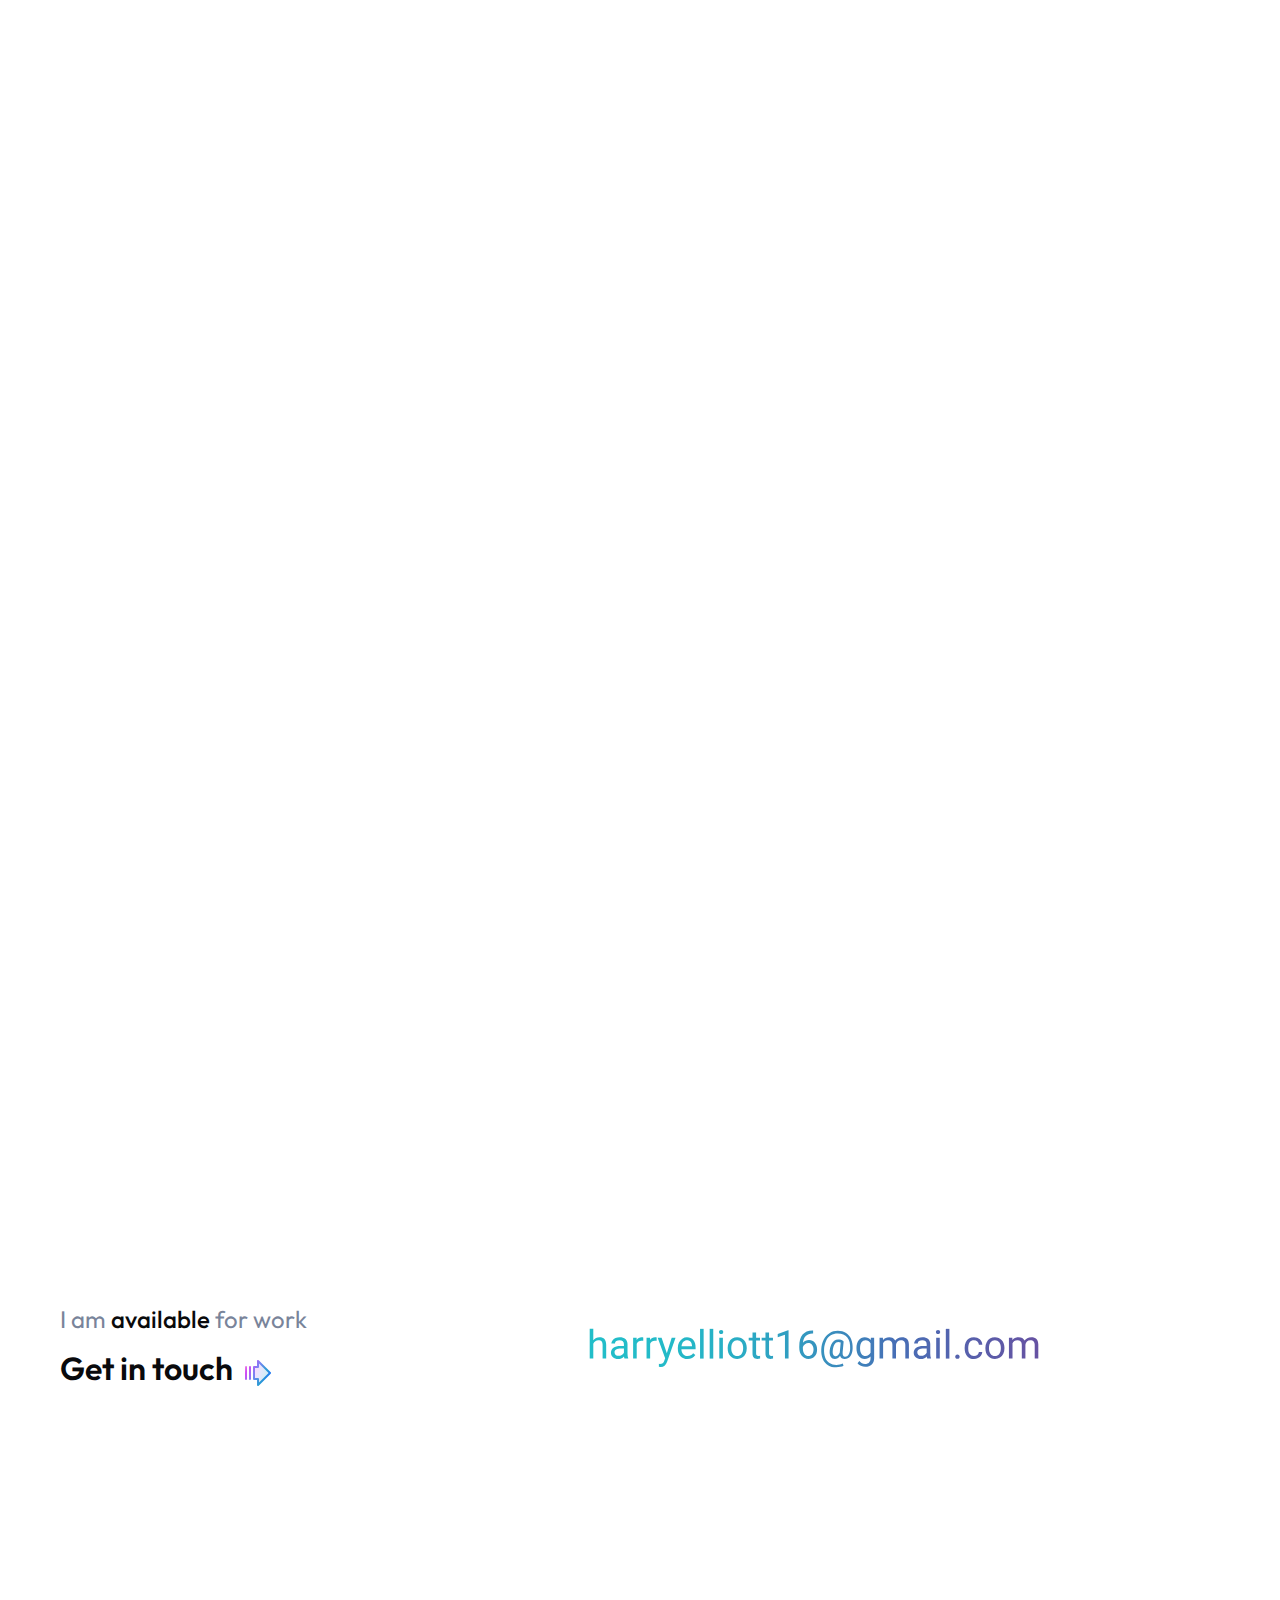
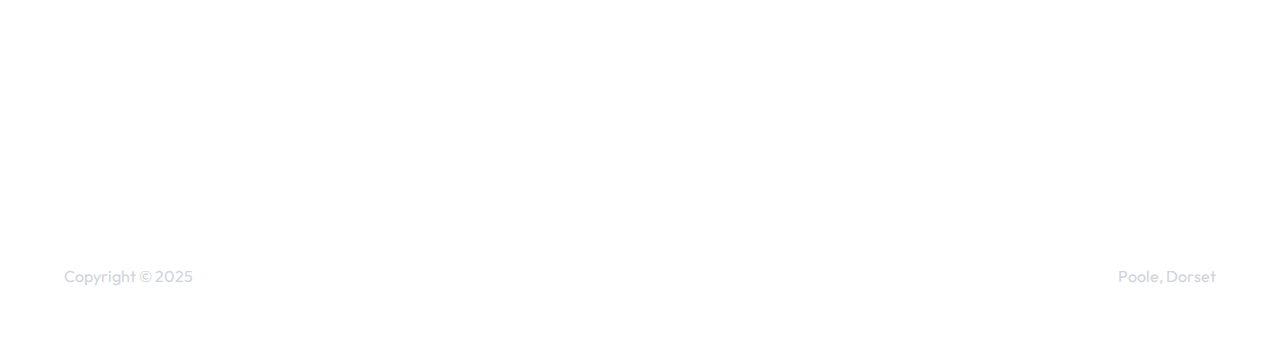
<file: index.html>
<!doctype html>
<html class="page-home">
<head>
    <meta charset="utf-8">
<meta name="viewport" content="width=device-width, initial-scale=1">
<link rel="apple-touch-icon" sizes="180x180" href="/favicons/apple-touch-icon.png">
<link rel="icon" type="image/png" sizes="32x32" href="/favicons/favicon-32x32.png">
<link rel="icon" type="image/png" sizes="16x16" href="/favicons/favicon-16x16.png">
<link rel="manifest" href="/favicons/site.webmanifest">
<link rel="mask-icon" href="/favicons/safari-pinned-tab.svg" color="#5bbad5">
<link rel="shortcut icon" href="/favicons/favicon.ico">
<meta name="msapplication-TileColor" content="#da532c">
<meta name="msapplication-config" content="/favicons/browserconfig.xml">
<meta name="theme-color" content="#87CEEB">
<link rel="preconnect" href="https://fonts.googleapis.com/">
<link rel="preconnect" href="https://fonts.gstatic.com/" crossorigin>
<link href="https://fonts.googleapis.com/css2?family=Outfit:wght@400;500;600&amp;display=swap" rel="stylesheet">
<link rel="stylesheet" type="text/css" href="index93d9.css?v=2001">
    <title>
      Harry Elliott – IT Support Professional
    </title>
    <noscript>
      <style type="text/css">
        .vs-section {
          position: static;
        }

        .season {
          display: none;
        }
      </style>
    </noscript>
    <script type="text/javascript" src="main.js"></script>

    <!-- Google tag (gtag.js) -->
    <script async src="https://www.googletagmanager.com/gtag/js?id=G-HKPTR00M1C"></script>
    <script>
      window.dataLayer = window.dataLayer || [];
      function gtag(){dataLayer.push(arguments);}
      gtag('js', new Date());

      gtag('config', 'G-HKPTR00M1C');
    </script>
  </head>
  <body>
    <main id="main" class="main animated-page">
  <section class="first flip">
    <header class="header scene">
  <h1 class="me guest">
    <a href="/" class="brand">
      <figure class="jt grow"> 
        <svg viewBox="0 0 500 500" xmlns="http://www.w3.org/2000/svg">
          <path d="M480.74,0H19.26C8.62,0,0,8.5,0,18.98v462.04c0,10.48,8.62,18.98,19.26,18.98h461.48c10.64,0,19.26-8.5,19.26-18.98V18.98c0-10.48-8.62-18.98-19.26-18.98ZM225.53,386.2h-50.03v-111.9h-74.14v111.9h-50.21V127.99h50.21v105.87h74.14v-105.87h50.03v258.21ZM452.81,386.2h-176.54V127.99h176v40.61h-125.25v65.08h107.61v39.37h-107.61v72.89h125.79v40.26Z" style="fill: #87ceeb; stroke-width: 0px;" />
        </svg>
      </figure>
    </a>  

    <p class="title">
      <strong class="name">Harry Elliott</strong>
      <em class="tagline">IT Support Professional</em>
    </p>
  </h1>

  <nav class="links guest chapter-0">
    <a class="link word-delay is-linkedin" target="_blank" href="https://www.linkedin.com/in/harry-elliott-9bb383153/">
      <svg xmlns="http://www.w3.org/2000/svg" width="30" height="30" fill="#000000" viewBox="0 0 25 25">
        <path d="M19.5.5H5.5C2.74.5.5,2.74.5,5.5v14c0,2.76,2.24,5,5,5h14c2.76,0,5-2.24,5-5V5.5c0-2.76-2.24-5-5-5ZM8.5,19.5h-3v-11h3v11ZM7,7.23c-.97,0-1.75-.79-1.75-1.76s.78-1.76,1.75-1.76,1.75.79,1.75,1.76-.78,1.76-1.75,1.76ZM20.5,19.5h-3v-5.6c0-3.37-4-3.11-4,0v5.6h-3v-11h3v1.77c1.4-2.59,7-2.78,7,2.48v6.76Z" class="transparent"/>
        <path d="M19.5.5H5.5C2.74.5.5,2.74.5,5.5v14c0,2.76,2.24,5,5,5h14c2.76,0,5-2.24,5-5V5.5c0-2.76-2.24-5-5-5Z" fill="none" stroke="#000" stroke-miterlimit="10"/>
      </svg>

    <a class="ain-link is-about " href="about">about</a>

    <a class="ain-link is-ideas " href="ideas">ideas</a>

    <a class="ain-link is-now " href="now">now</a>

    <a class="ain-info" href="https://aboutideasnow.com/about" target="_blank" title="Understand the about/ideas/now concept">
      <svg xmlns="http://www.w3.org/2000/svg" width="32" height="32" fill="#000000" viewBox="0 0 256 256"><path d="M168,96v48a8,8,0,0,1-16,0V115.31l-50.34,50.35a8,8,0,0,1-11.32-11.32L140.69,104H112a8,8,0,0,1,0-16h48A8,8,0,0,1,168,96Zm64,32A104,104,0,1,1,128,24,104.11,104.11,0,0,1,232,128Zm-16,0a88,88,0,1,0-88,88A88.1,88.1,0,0,0,216,128Z"></path></svg>
    </a>
  </nav>

  <div class="header-end">
    <nav class="nav guest chapter-1">
      <a class="line is-home is-active" href="/">Home</a>
      <a class="line is-css44 " href="migrations">Migrations</a>
      <!-- <a class="line is-consultency" href="consultancy">Consultency</a> -->
    </nav>

    <div class="seasons guest chapter-2">
      <button id="moon" class="word-delay season is-moon is-off">
        <svg xmlns="http://www.w3.org/2000/svg" width="32" height="32" fill="#4067CC" viewBox="0 0 256 256">
          <path d="M210.69,158.18A88,88,0,1,1,97.82,45.31,96.08,96.08,0,0,0,192,160,96.78,96.78,0,0,0,210.69,158.18Z" class="transparent"></path>
          <path d="M240,96a8,8,0,0,1-8,8H216v16a8,8,0,0,1-16,0V104H184a8,8,0,0,1,0-16h16V72a8,8,0,0,1,16,0V88h16A8,8,0,0,1,240,96ZM144,56h8v8a8,8,0,0,0,16,0V56h8a8,8,0,0,0,0-16h-8V32a8,8,0,0,0-16,0v8h-8a8,8,0,0,0,0,16Zm72.77,97a8,8,0,0,1,1.43,8A96,96,0,1,1,95.07,37.8a8,8,0,0,1,10.6,9.06A88.07,88.07,0,0,0,209.14,150.33,8,8,0,0,1,216.77,153Zm-19.39,14.88c-1.79.09-3.59.14-5.38.14A104.11,104.11,0,0,1,88,64c0-1.79,0-3.59.14-5.38A80,80,0,1,0,197.38,167.86Z"></path>
        </svg>
      </button>

      <button id="sun" class="word-delay season is-sun is-off">
        <svg xmlns="http://www.w3.org/2000/svg" width="32" height="32" fill="#ffcc15" viewBox="0 0 256 256">
          <path d="M184,128a56,56,0,1,1-56-56A56,56,0,0,1,184,128Z" class="transparent"></path>
          <path d="M120,40V32a8,8,0,0,1,16,0v8a8,8,0,0,1-16,0Zm72,88a64,64,0,1,1-64-64A64.07,64.07,0,0,1,192,128Zm-16,0a48,48,0,1,0-48,48A48.05,48.05,0,0,0,176,128ZM58.34,69.66A8,8,0,0,0,69.66,58.34l-8-8A8,8,0,0,0,50.34,61.66Zm0,116.68-8,8a8,8,0,0,0,11.32,11.32l8-8a8,8,0,0,0-11.32-11.32ZM192,72a8,8,0,0,0,5.66-2.34l8-8a8,8,0,0,0-11.32-11.32l-8,8A8,8,0,0,0,192,72Zm5.66,114.34a8,8,0,0,0-11.32,11.32l8,8a8,8,0,0,0,11.32-11.32ZM40,120H32a8,8,0,0,0,0,16h8a8,8,0,0,0,0-16Zm88,88a8,8,0,0,0-8,8v8a8,8,0,0,0,16,0v-8A8,8,0,0,0,128,208Zm96-88h-8a8,8,0,0,0,0,16h8a8,8,0,0,0,0-16Z"></path>
        </svg>
      </button>
    </div>
  </div>
</header>


    <h1 class="hello slider title scene chapter-0">
      <b class="n1">I</b> <b class="n2">help</b> <b class="n3">you</b> <b class="n4">simplify</b> <b class="n5">your</b> <b class="n6">IT</b> <b class="n7">with</b> <b class="n8">seamless</b> <b class="n9">Google</b> <b class="n10">Workspace</b> <b class="n11">transitions</b> <b class="n12">and</b> <b class="n13">personalised</b> <b class="n14">support</b><b class="n15">.</b>
    </h1>

    <div class="logos slider scene chapter-3">
      <div class="logo guest is-google-workspace"><svg viewBox="3 19 3993.1000000000004 512" xmlns="http://www.w3.org/2000/svg"><path d="M2087.6 57.6h47.1l-93.6 350.9H1995l-75.4-231.3h-2l-75.5 231.3h-46l-97.5-350.9h47l74 275.9h2l75.9-228.8h42.1l76 228.8h2z" fill="#5f6368"/><g fill="#5f6368"><path d="M2130.4 288.4c0-36.9 11.6-67.4 34.8-91.6 23.5-24.2 53.1-36.3 88.7-36.3s65 12.1 88.2 36.3c23.5 24.2 35.3 54.7 35.3 91.6 0 37.2-11.8 67.8-35.3 91.6-23.2 24.2-52.6 36.3-88.2 36.3s-65.2-12.1-88.7-36.3c-23.2-24.2-34.8-54.7-34.8-91.6m45.1 0c0 25.8 7.5 46.7 22.5 62.7s33.6 24 55.9 24 40.8-8 55.9-24 22.5-36.9 22.5-62.7c0-25.5-7.5-46.2-22.5-62.2-15.3-16.3-34-24.5-55.9-24.5s-40.5 8.2-55.9 24.5c-15 16-22.5 36.7-22.5 62.2M2454.4 408.5h-45.1V168.4h43.1v39.2h2c4.6-12.7 14-23.6 28.2-32.6s28.2-13.5 41.9-13.5c13.1 0 24.2 2 33.3 5.9L2544 211c-5.6-2.3-14.4-3.4-26.5-3.4-17 0-31.8 6.9-44.3 20.6-12.6 13.7-18.9 29.7-18.9 48v132.3zM2789.9 408.5h-54.4l-75-113.2-36.7 36.2v77h-45.1V57.6h45.1v216.1l103.8-105.3h57.9v1.9l-93.6 93.1 98 143.1z"/><path d="M2984.9 341.8c0 20.9-9.1 38.6-27.4 52.9s-41.3 21.6-69.1 21.6c-24.2 0-45.4-6.3-63.7-18.9-17.9-12.1-31.6-29.5-39.2-49.7l40.2-17.1c5.9 14.4 14.5 25.6 25.7 33.6 10.7 7.8 23.7 12 37 12 14.4 0 26.4-3.1 36-9.3s14.4-13.6 14.4-22c0-15.3-11.8-26.6-35.3-33.8l-41.2-10.3c-46.7-11.8-70.1-34.3-70.1-67.6 0-21.9 8.9-39.4 26.7-52.7s40.6-19.9 68.4-19.8c21.2 0 40.4 5.1 57.6 15.2s29.1 23.7 36 40.7l-40.2 16.7c-4.6-10.2-12.4-18.5-22.3-23.8-10.6-5.8-22.5-8.7-34.6-8.6-11.2-.2-22.1 2.9-31.6 8.8-9.3 5.9-14 13.1-14 21.6 0 13.7 12.9 23.5 38.7 29.4l36.3 9.3c47.9 11.5 71.7 35.5 71.7 71.8M3141.5 416.3c-17.6 0-33.7-3.8-48.3-11.3s-25.7-17.5-33.6-29.9h-2l2 33.3v105.8h-45.1V168.4h43.1v33.3h2c7.8-12.4 19-22.4 33.6-29.9 14.5-7.5 30.6-11.3 48.3-11.3 31.7 0 58.5 12.4 80.4 37.2 22.5 25.2 33.8 55.4 33.8 90.7 0 35.6-11.3 65.8-33.8 90.6-21.9 24.9-48.7 37.3-80.4 37.3m-7.3-41.2c21.6 0 39.7-8.2 54.4-24.5 14.7-16 22-36.7 22-62.2 0-25.1-7.3-45.9-22-62.2s-32.8-24.5-54.4-24.5c-21.9 0-40.2 8.2-54.9 24.5-14.4 16.3-21.6 37.1-21.6 62.2 0 25.5 7.2 46.4 21.6 62.7 14.7 16 33 24 54.9 24M3379.1 160.5c33.3 0 59.6 8.9 78.9 26.7s28.9 42.2 28.9 73.3v148h-43.1v-33.3h-2c-18.6 27.4-43.4 41.2-74.5 41.2-26.5 0-48.6-7.8-66.4-23.5s-26.7-35.3-26.7-58.8c0-24.8 9.4-44.6 28.2-59.3s43.9-22.1 75.2-22.1c26.8 0 48.8 4.9 66.1 14.7V257c0-15.7-6.2-29-18.6-39.9-12-10.8-27.5-16.6-43.6-16.4-25.2 0-45.1 10.6-59.8 31.9l-39.7-25c22-31.4 54.3-47.1 97.1-47.1M3320.8 335c0 11.8 5 21.6 14.9 29.4 10 7.8 21.6 11.8 35 11.8 18.9 0 35.8-7 50.7-21.1 14.9-14 22.3-30.5 22.3-49.5-14.1-11.1-33.7-16.7-58.8-16.7-18.3 0-33.6 4.4-45.8 13.2-12.2 8.9-18.3 19.8-18.3 32.9M3639.8 416.3c-35.6 0-65.2-12.1-88.7-36.3-23.2-24.8-34.8-55.4-34.8-91.6 0-36.9 11.6-67.4 34.8-91.6 23.5-24.2 53.1-36.3 88.7-36.3 24.5 0 45.9 6.1 64.2 18.4 18.3 12.2 32 29.2 41.2 50.7l-41.1 17.2c-12.7-30.1-35.1-45.1-67.1-45.1-20.6 0-38.4 8.3-53.4 25-14.7 16.7-22.1 37.2-22.1 61.7s7.3 45.1 22.1 61.7c15 16.7 32.8 25 53.4 25 33 0 56.2-15 69.6-45.1l40.2 17.1c-8.8 21.6-22.6 38.5-41.4 50.7-19 12.4-40.8 18.5-65.6 18.5M3882.4 416.3c-35.3 0-64.4-12.1-87.2-36.3s-34.3-54.7-34.3-91.6c0-36.6 11.1-67 33.3-91.4s50.6-36.5 85.3-36.5c35.6 0 63.9 11.5 85 34.5s31.6 55.3 31.6 96.8l-.5 4.9H3807c.7 23.5 8.5 42.5 23.5 56.8 15 14.4 33 21.6 53.9 21.6 28.7 0 51.3-14.4 67.6-43.1l40.2 19.6c-10.2 19.7-25.8 36.2-44.8 47.5-19.2 11.5-40.9 17.2-65 17.2m-72-156.8H3948c-1.3-16.7-8.1-30.5-20.3-41.4s-28.6-16.4-49.2-16.4c-17 0-31.6 5.2-43.9 15.7-12.3 10.4-20.4 24.4-24.2 42.1"/></g><g><path d="M205.4 254.6v-54.3H387c2 11 3 22.1 2.9 33.3 0 40.7-11.1 91.1-47 126.9-34.9 36.3-79.4 55.7-138.5 55.7C95 416.2 3 327.1 3 217.6S95 19 204.4 19C265 19 308 42.7 340.5 73.7L302.3 112c-23.3-21.8-54.7-38.8-97.8-38.8-79.9 0-142.4 64.4-142.4 144.4S124.6 362 204.4 362c51.8 0 81.4-20.8 100.2-39.7 15.4-15.4 25.5-37.5 29.5-67.6z" fill="#4285f4"/><path d="M666.6 288.3c0 73.7-57.6 127.9-128.3 127.9S410 362 410 288.3c0-74.1 57.6-127.9 128.3-127.9s128.4 53.8 128.3 127.9m-56.1 0c0-46-33.4-77.5-72.2-77.5s-72.2 31.5-72.2 77.5c0 45.5 33.4 77.5 72.2 77.5s72.2-32 72.2-77.5" fill="#ea4335"/><path d="M946.6 288.3c0 73.7-57.6 127.9-128.3 127.9S689.9 362 689.9 288.3c0-74.1 57.6-127.9 128.3-127.9s128.4 53.8 128.4 127.9m-56.2 0c0-46-33.4-77.5-72.2-77.5S746 242.3 746 288.3c0 45.5 33.4 77.5 72.2 77.5s72.2-32 72.2-77.5" fill="#fbbc04"/><path d="M1214.9 168.2v229.6c0 94.5-55.7 133.2-121.6 133.2-62 0-99.3-41.7-113.3-75.6l48.9-20.4c8.7 20.8 30 45.5 64.4 45.5 42.1 0 68.3-26.2 68.3-75.1V387h-1.9c-12.6 15.5-36.8 29.1-67.3 29.1-63.9 0-122.5-55.7-122.5-127.4 0-72.2 58.6-128.4 122.5-128.4 30.5 0 54.7 13.6 67.3 28.6h1.9v-20.8h53.3zm-49.4 120.6c0-45.1-30-78-68.3-78-38.7 0-71.2 32.9-71.2 78 0 44.6 32.4 77 71.2 77 38.3 0 68.3-32.4 68.3-77" fill="#4285f4"/><path d="M1253.9 33.8h56.2v374.6h-56.2z" fill="#34a853"/><path d="M1527 330.5l43.6 29.1c-14 20.8-47.9 56.7-106.5 56.7-72.6 0-126.9-56.2-126.9-127.9 0-76 54.7-127.9 120.6-127.9 66.3 0 98.8 52.8 109.4 81.4l5.8 14.5-171 70.7c13.1 25.7 33.4 38.8 62 38.8s48.4-14.1 63-35.4m-134.2-46l114.3-47.5c-6.3-16-25.2-27.1-47.5-27.1-28.5 0-68.2 25.2-66.8 74.6" fill="#ea4335"/></g></svg></div>

      <div class="logo guest is-microsoft"><svg xmlns="http://www.w3.org/2000/svg" viewBox="0 0 337.6 72">
  <path d="M140.4 14.4v43.2h-7.5V23.7h-.1l-13.4 33.9h-5l-13.7-33.9h-.1v33.9h-6.9V14.4h10.8l12.4 32h.2l13.1-32h10.2zm6.2 3.3c0-1.2.4-2.2 1.3-3 .9-.8 1.9-1.2 3.1-1.2 1.3 0 2.4.4 3.2 1.2s1.3 1.8 1.3 3-.4 2.2-1.3 3c-.9.8-1.9 1.2-3.2 1.2s-2.3-.4-3.1-1.2c-.8-.9-1.3-1.9-1.3-3zm8.1 8.9v31h-7.3v-31h7.3zm22.1 25.7c1.1 0 2.3-.2 3.6-.8 1.3-.5 2.5-1.2 3.6-2v6.8c-1.2.7-2.5 1.2-4 1.5-1.5.3-3.1.5-4.9.5-4.6 0-8.3-1.4-11.1-4.3-2.9-2.9-4.3-6.6-4.3-11 0-5 1.5-9.1 4.4-12.3 2.9-3.2 7-4.8 12.4-4.8 1.4 0 2.8.2 4.1.5 1.4.3 2.5.8 3.3 1.2v7c-1.1-.8-2.3-1.5-3.4-1.9-1.2-.4-2.4-.7-3.6-.7-2.9 0-5.2.9-7 2.8s-2.6 4.4-2.6 7.6c0 3.1.9 5.6 2.6 7.3 1.7 1.7 4 2.6 6.9 2.6zm27.9-26.2c.6 0 1.1 0 1.6.1s.9.2 1.2.3v7.4c-.4-.3-.9-.6-1.7-.8s-1.6-.4-2.7-.4c-1.8 0-3.3.8-4.5 2.3s-1.9 3.8-1.9 7v15.6h-7.3v-31h7.3v4.9h.1c.7-1.7 1.7-3 3-4 1.4-.9 3-1.4 4.9-1.4zm3.2 16.5c0-5.1 1.5-9.2 4.3-12.2 2.9-3 6.9-4.5 12-4.5 4.8 0 8.6 1.4 11.3 4.3s4.1 6.8 4.1 11.7c0 5-1.5 9-4.3 12-2.9 3-6.8 4.5-11.8 4.5-4.8 0-8.6-1.4-11.4-4.2-2.8-2.9-4.2-6.8-4.2-11.6zm7.6-.3c0 3.2.7 5.7 2.2 7.4s3.6 2.6 6.3 2.6c2.6 0 4.7-.8 6.1-2.6 1.4-1.7 2.1-4.2 2.1-7.6 0-3.3-.7-5.8-2.1-7.6-1.4-1.7-3.5-2.6-6-2.6-2.7 0-4.7.9-6.2 2.7-1.7 1.9-2.4 4.4-2.4 7.7zm35-7.5c0 1 .3 1.9 1 2.5.7.6 2.1 1.3 4.4 2.2 2.9 1.2 5 2.5 6.1 3.9 1.2 1.5 1.8 3.2 1.8 5.3 0 2.9-1.1 5.2-3.4 7-2.2 1.8-5.3 2.6-9.1 2.6-1.3 0-2.7-.2-4.3-.5-1.6-.3-2.9-.7-4-1.2v-7.2c1.3.9 2.8 1.7 4.3 2.2 1.5.5 2.9.8 4.2.8 1.6 0 2.9-.2 3.6-.7.8-.5 1.2-1.2 1.2-2.3 0-1-.4-1.8-1.2-2.6-.8-.7-2.4-1.5-4.6-2.4-2.7-1.1-4.6-2.4-5.7-3.8s-1.7-3.2-1.7-5.4c0-2.8 1.1-5.1 3.3-6.9 2.2-1.8 5.1-2.7 8.6-2.7 1.1 0 2.3.1 3.6.4s2.5.6 3.4.9V34c-1-.6-2.1-1.2-3.4-1.7-1.3-.5-2.6-.7-3.8-.7-1.4 0-2.5.3-3.2.8-.7.7-1.1 1.4-1.1 2.4zm16.4 7.8c0-5.1 1.5-9.2 4.3-12.2 2.9-3 6.9-4.5 12-4.5 4.8 0 8.6 1.4 11.3 4.3s4.1 6.8 4.1 11.7c0 5-1.5 9-4.3 12-2.9 3-6.8 4.5-11.8 4.5-4.8 0-8.6-1.4-11.4-4.2-2.7-2.9-4.2-6.8-4.2-11.6zm7.6-.3c0 3.2.7 5.7 2.2 7.4s3.6 2.6 6.3 2.6c2.6 0 4.7-.8 6.1-2.6 1.4-1.7 2.1-4.2 2.1-7.6 0-3.3-.7-5.8-2.1-7.6-1.4-1.7-3.5-2.6-6-2.6-2.7 0-4.7.9-6.2 2.7-1.6 1.9-2.4 4.4-2.4 7.7zm48.4-9.7H312v25h-7.4v-25h-5.2v-6h5.2v-4.3c0-3.2 1.1-5.9 3.2-8s4.8-3.1 8.1-3.1c.9 0 1.7.1 2.4.1s1.3.2 1.8.4V18c-.2-.1-.7-.3-1.3-.5-.6-.2-1.3-.3-2.1-.3-1.5 0-2.7.5-3.5 1.4-.8.9-1.2 2.4-1.2 4.2v3.7h10.9v-7l7.3-2.2v9.2h7.4v6h-7.4V47c0 1.9.4 3.2 1 4 .7.8 1.8 1.2 3.3 1.2.4 0 .9-.1 1.5-.3.6-.2 1.1-.4 1.5-.7v6c-.5.3-1.2.5-2.3.7-1.1.2-2.1.3-3.2.3-3.1 0-5.4-.8-6.9-2.4-1.5-1.6-2.3-4.1-2.3-7.4l.1-15.8z" style="fill: #737373" />
  <path style="fill: #f25022" d="M0 0h34.2v34.2H0z" />
  <path style="fill: #7fba00" d="M37.8 0H72v34.2H37.8z" />
  <path style="fill: #00a4ef" d="M0 37.8h34.2V72H0z" />
  <path style="fill: #ffb900" d="M37.8 37.8H72V72H37.8z" />
</svg></div>
    </div>

    <div class="millions scene">
      <h2 class="title guest within chapter-8"><strong> In my 8 years of experience, my professional work has helped <strong> <br/> </strong> thousands of users learn and use technology.</strong></h2>

    </div>
    
  </section>
<!-- 
  <section class="second flip">
    <div class="ebook-intro">
      <h3 class="title ebook-title">
        <span>I also wrote</span> <a href="https://gum.co/css-44-deluxe" target="_blank">CSS in 44 minutes</a>, <br />
        a small <strong>ebook</strong> to learn how to build your own <strong>webpage</strong> from scratch, step by step.
      </h3>

      <div class="buttons">
        <a class="button is-primary trans" href="https://gum.co/css-44-deluxe" target="_blank"
          ><span><span>Buy Now</span></span></a
        >
        <a class="button is-secondary trans" href="css-in-44-minutes-ebook.html"
          ><span><span>Learn more</span></span></a
        >
      </div>
    </div>

    <div class="ebook-media">
      <a class="ebook-figure" href="https://gum.co/css-44-deluxe" target="_blank">
        <div id="ffShadow" class="ebook-shadow"></div>
        <video class="ebook-video" width="608" height="405" muted="" autoplay="" loop="" playsinline=""><source src="static/css-in-44-minutes-1216.mp4" /></video>
        <img class="arrow light-inline is-learn" alt="Learn how to build this" src="static/arrows/light/learn.png" width="234" height="52" />
        <img class="arrow dark-inline is-learn" alt="Learn how to build this" src="static/arrows/dark/learn.png" width="234" height="52" />
      </a>
    </div>
  </section>
-->
  <section class="third flip">
    <div class="third-text">
      <p class="available">I am <strong class="ok">available</strong> for work</p>
      <h3 class="title contact">
        <strong>Get in touch</strong>
        <span class="rainbow">
          <svg xmlns="http://www.w3.org/2000/svg" width="32" height="32" fill="#000000" viewBox="0 0 256 256">
            <defs>
              <linearGradient id="rainbow" y2="50%">
                <stop offset="0%" stop-color="#fbb8d8" />
                <stop offset="22%" stop-color="#d349f4" />
                <stop offset="51%" stop-color="#7983f3" />
                <stop offset="81%" stop-color="#2a9dd2" />
                <stop offset="100%" stop-color="#2476f2" />
              </linearGradient>
            </defs>
            <path d="M136,224V176H104V80h32V32l96,96Z" opacity="0.2" fill="url(#rainbow)"></path>
            <path d="M237.66,122.34l-96-96A8,8,0,0,0,128,32V72H104a8,8,0,0,0-8,8v96a8,8,0,0,0,8,8h24v40a8,8,0,0,0,13.66,5.66l96-96A8,8,0,0,0,237.66,122.34ZM144,204.69V176a8,8,0,0,0-8-8H112V88h24a8,8,0,0,0,8-8V51.31L220.69,128ZM48,80v96a8,8,0,0,1-16,0V80a8,8,0,0,1,16,0Zm32,0v96a8,8,0,0,1-16,0V80a8,8,0,0,1,16,0Z" fill="url(#rainbow)"></path>
          </svg>
        </span>
      </h3>
    </div>

    <div class="hi">
      <a href="mailto:harryelliott16@gmail.com">
      <svg id="Layer_1" data-name="Layer 1" xmlns="http://www.w3.org/2000/svg" xmlns:xlink="http://www.w3.org/1999/xlink"  viewBox="0 0 908 89.35">
        <defs>
          <style>
            .cls-1 {
              fill: #231f20;
              font-family: Roboto-Regular, Roboto;
              font-size: 79.32px;
            }
      
            .cls-2 {
              fill: url(#linear-gradient);
            }
          </style>
          <linearGradient id="linear-gradient" x1="5.42" y1="46.88" x2="902.61" y2="46.88" gradientUnits="userSpaceOnUse">
            <stop offset="0" stop-color="#22bec9"/>
            <stop offset=".17" stop-color="#23bac8"/>
            <stop offset=".31" stop-color="#28afc5"/>
            <stop offset=".45" stop-color="#319dc1"/>
            <stop offset=".59" stop-color="#3d84bb"/>
            <stop offset=".68" stop-color="#476fb6"/>
            <stop offset="1" stop-color="#6652a2"/>
          </linearGradient>
        </defs>
        <g>
          <path class="cls-2" d="m12.59,31.02c3.18-3.9,7.31-5.85,12.39-5.85,8.86,0,13.32,5,13.4,14.99v27.69h-7.17v-27.73c-.03-3.02-.72-5.25-2.07-6.7-1.36-1.45-3.47-2.17-6.33-2.17-2.32,0-4.36.62-6.12,1.86-1.76,1.24-3.12,2.87-4.11,4.88v29.86h-7.17V8.37h7.17v22.66Z"/>
          <path class="cls-2" d="m74.98,67.86c-.41-.83-.75-2.3-1.01-4.42-3.33,3.46-7.31,5.19-11.93,5.19-4.13,0-7.52-1.17-10.17-3.5-2.65-2.34-3.97-5.3-3.97-8.89,0-4.36,1.66-7.75,4.98-10.17,3.32-2.41,7.98-3.62,14-3.62h6.97v-3.29c0-2.5-.75-4.5-2.25-5.98-1.5-1.48-3.71-2.23-6.62-2.23-2.56,0-4.7.65-6.43,1.94-1.73,1.29-2.6,2.85-2.6,4.69h-7.2c0-2.09.74-4.11,2.23-6.06,1.48-1.95,3.5-3.49,6.04-4.63,2.54-1.14,5.34-1.7,8.39-1.7,4.83,0,8.61,1.21,11.35,3.62s4.16,5.74,4.26,9.97v19.29c0,3.85.49,6.91,1.47,9.18v.62h-7.51Zm-11.89-5.46c2.25,0,4.38-.58,6.39-1.74s3.47-2.67,4.38-4.53v-8.6h-5.62c-8.78,0-13.17,2.57-13.17,7.71,0,2.25.75,4,2.25,5.27,1.5,1.27,3.42,1.9,5.77,1.9Z"/>
          <path class="cls-2" d="m112.51,32.38c-1.08-.18-2.26-.27-3.52-.27-4.7,0-7.89,2-9.57,6v29.75h-7.17V25.95h6.97l.12,4.84c2.35-3.74,5.68-5.62,9.99-5.62,1.39,0,2.45.18,3.18.54v6.66Z"/>
          <path class="cls-2" d="m139.35,32.38c-1.08-.18-2.26-.27-3.52-.27-4.7,0-7.89,2-9.57,6v29.75h-7.17V25.95h6.97l.12,4.84c2.35-3.74,5.68-5.62,9.99-5.62,1.39,0,2.45.18,3.18.54v6.66Z"/>
          <path class="cls-2" d="m159.65,57.36l9.76-31.41h7.67l-16.85,48.37c-2.61,6.97-6.75,10.46-12.43,10.46l-1.36-.12-2.67-.5v-5.81l1.94.15c2.43,0,4.32-.49,5.67-1.47s2.47-2.78,3.35-5.38l1.59-4.26-14.95-41.44h7.82l10.46,31.41Z"/>
          <path class="cls-2" d="m200.86,68.63c-5.68,0-10.3-1.87-13.87-5.6-3.56-3.73-5.34-8.72-5.34-14.97v-1.32c0-4.16.79-7.87,2.38-11.13s3.81-5.82,6.66-7.67c2.85-1.85,5.95-2.77,9.28-2.77,5.45,0,9.68,1.79,12.7,5.38,3.02,3.59,4.53,8.73,4.53,15.42v2.98h-28.39c.1,4.13,1.31,7.47,3.62,10.01,2.31,2.54,5.25,3.81,8.81,3.81,2.53,0,4.67-.52,6.43-1.55,1.76-1.03,3.29-2.4,4.61-4.11l4.38,3.41c-3.51,5.4-8.78,8.09-15.8,8.09Zm-.89-37.57c-2.89,0-5.32,1.05-7.28,3.16-1.96,2.1-3.18,5.05-3.64,8.85h20.99v-.54c-.21-3.64-1.19-6.46-2.94-8.46-1.76-2-4.13-3-7.13-3Z"/>
          <path class="cls-2" d="m233.27,67.86h-7.17V8.37h7.17v59.49Z"/>
          <path class="cls-2" d="m252.52,67.86h-7.17V8.37h7.17v59.49Z"/>
          <path class="cls-2" d="m264.03,14.83c0-1.16.35-2.14,1.06-2.94.71-.8,1.76-1.2,3.16-1.2s2.45.4,3.18,1.2c.72.8,1.08,1.78,1.08,2.94s-.36,2.13-1.08,2.91c-.72.77-1.78,1.16-3.18,1.16s-2.45-.39-3.16-1.16c-.71-.77-1.06-1.74-1.06-2.91Zm7.75,53.02h-7.17V25.95h7.17v41.91Z"/>
          <path class="cls-2" d="m281.34,46.52c0-4.11.81-7.8,2.42-11.08,1.61-3.28,3.86-5.81,6.74-7.59,2.88-1.78,6.16-2.67,9.86-2.67,5.71,0,10.32,1.98,13.85,5.93,3.52,3.95,5.29,9.21,5.29,15.76v.5c0,4.08-.78,7.74-2.34,10.98-1.56,3.24-3.8,5.76-6.7,7.57s-6.24,2.71-10.01,2.71c-5.68,0-10.28-1.97-13.81-5.93-3.52-3.95-5.29-9.18-5.29-15.69v-.5Zm7.2.85c0,4.65,1.08,8.38,3.23,11.19,2.16,2.82,5.04,4.22,8.66,4.22s6.53-1.43,8.68-4.28c2.14-2.85,3.21-6.85,3.21-11.99,0-4.6-1.09-8.32-3.27-11.17-2.18-2.85-5.08-4.28-8.7-4.28s-6.39,1.41-8.56,4.22c-2.17,2.81-3.25,6.84-3.25,12.08Z"/>
          <path class="cls-2" d="m338.19,15.8v10.15h7.82v5.54h-7.82v26.02c0,1.68.35,2.94,1.05,3.78s1.88,1.26,3.56,1.26c.83,0,1.96-.15,3.41-.46v5.78c-1.88.51-3.72.77-5.5.77-3.2,0-5.62-.97-7.24-2.9-1.63-1.94-2.44-4.69-2.44-8.25v-25.99h-7.63v-5.54h7.63v-10.15h7.17Z"/>
          <path class="cls-2" d="m364.1,15.8v10.15h7.82v5.54h-7.82v26.02c0,1.68.35,2.94,1.05,3.78s1.88,1.26,3.56,1.26c.83,0,1.96-.15,3.41-.46v5.78c-1.88.51-3.72.77-5.5.77-3.2,0-5.62-.97-7.24-2.9-1.63-1.94-2.44-4.69-2.44-8.25v-25.99h-7.63v-5.54h7.63v-10.15h7.17Z"/>
          <path class="cls-2" d="m403.11,67.86h-7.2V20.1l-14.45,5.31v-6.51l20.53-7.71h1.12v56.66Z"/>
          <path class="cls-2" d="m452.22,11.43v6.08h-1.32c-5.58.1-10.02,1.76-13.32,4.96-3.31,3.2-5.22,7.71-5.73,13.52,2.97-3.41,7.02-5.11,12.16-5.11s8.82,1.73,11.76,5.19c2.93,3.46,4.39,7.93,4.39,13.4,0,5.81-1.58,10.46-4.74,13.94-3.16,3.49-7.4,5.23-12.72,5.23s-9.77-2.07-13.13-6.22c-3.36-4.14-5.04-9.48-5.04-16.02v-2.75c0-10.38,2.21-18.31,6.64-23.8,4.43-5.49,11.02-8.29,19.77-8.42h1.28Zm-9.41,25.41c-2.45,0-4.71.74-6.78,2.21-2.07,1.47-3.5,3.32-4.3,5.54v2.63c0,4.65,1.05,8.39,3.14,11.23,2.09,2.84,4.7,4.26,7.82,4.26s5.76-1.19,7.61-3.56c1.85-2.38,2.77-5.49,2.77-9.33s-.94-7-2.81-9.39-4.36-3.58-7.46-3.58Z"/>
          <path class="cls-2" d="m531.27,48.41c-.31,6.25-1.86,11.18-4.65,14.8-2.79,3.62-6.52,5.42-11.19,5.42s-7.93-2.17-9.29-6.51c-1.39,2.2-2.99,3.83-4.78,4.9-1.79,1.07-3.65,1.61-5.56,1.61-3.67,0-6.44-1.5-8.33-4.49-1.89-2.99-2.58-7.14-2.09-12.43.39-4.26,1.36-8.06,2.92-11.41s3.58-5.97,6.04-7.88c2.47-1.91,5.05-2.87,7.77-2.87,2.09,0,3.96.28,5.62.83,1.65.56,3.51,1.65,5.58,3.27l-2.01,21.46c-.49,5.96,1.16,8.95,4.96,8.95,2.92,0,5.28-1.45,7.09-4.34,1.81-2.89,2.79-6.66,2.94-11.31.49-10.04-1.38-17.7-5.6-22.97s-10.64-7.9-19.27-7.9c-5.19,0-9.8,1.29-13.83,3.85-4.03,2.57-7.2,6.28-9.53,11.13-2.32,4.85-3.63,10.46-3.91,16.81-.31,6.4.46,11.96,2.32,16.67s4.69,8.31,8.5,10.81c3.81,2.49,8.41,3.74,13.81,3.74,2.32,0,4.65-.28,6.99-.85,2.34-.57,4.28-1.3,5.83-2.21l1.43,4.45c-1.6,1.01-3.72,1.83-6.37,2.48s-5.33.97-8.04.97c-6.46,0-12.01-1.45-16.65-4.36-4.65-2.9-8.13-7.09-10.44-12.55-2.31-5.46-3.31-11.84-3-19.15.31-7.1,1.9-13.48,4.76-19.15,2.87-5.67,6.75-10.04,11.66-13.13,4.91-3.08,10.44-4.63,16.62-4.63s11.94,1.45,16.54,4.34c4.6,2.89,8.02,7.06,10.26,12.51,2.25,5.45,3.21,11.83,2.9,19.13Zm-39.74,3.29c-.36,3.67-.02,6.48,1.03,8.44,1.05,1.96,2.7,2.94,4.98,2.94,1.55,0,3.04-.66,4.47-1.98,1.43-1.32,2.61-3.2,3.54-5.65l.04-.35,1.78-19.48c-1.45-.75-3-1.12-4.65-1.12-3.02,0-5.52,1.54-7.5,4.61-1.97,3.07-3.21,7.27-3.7,12.59Z"/>
          <path class="cls-2" d="m538.9,46.55c0-6.53,1.51-11.73,4.53-15.59,3.02-3.86,7.02-5.79,12.01-5.79s9.1,1.81,11.97,5.42l.35-4.65h6.55v40.9c0,5.42-1.61,9.7-4.82,12.82s-7.53,4.69-12.96,4.69c-3.02,0-5.98-.65-8.87-1.94-2.89-1.29-5.1-3.06-6.62-5.31l3.72-4.3c3.07,3.8,6.83,5.69,11.27,5.69,3.49,0,6.2-.98,8.15-2.94,1.95-1.96,2.92-4.72,2.92-8.29v-3.6c-2.87,3.31-6.78,4.96-11.74,4.96s-8.88-1.97-11.91-5.93c-3.03-3.95-4.55-9.33-4.55-16.15Zm7.2.81c0,4.72.97,8.44,2.91,11.13s4.65,4.05,8.13,4.05c4.52,0,7.84-2.05,9.95-6.16v-19.13c-2.2-4-5.49-6-9.88-6-3.49,0-6.21,1.36-8.17,4.07-1.96,2.71-2.94,6.73-2.94,12.05Z"/>
          <path class="cls-2" d="m591.84,25.95l.19,4.65c3.07-3.62,7.22-5.42,12.43-5.42,5.86,0,9.85,2.25,11.97,6.74,1.39-2.01,3.21-3.64,5.44-4.88,2.23-1.24,4.87-1.86,7.92-1.86,9.19,0,13.87,4.87,14.02,14.6v28.08h-7.17v-27.65c0-3-.68-5.24-2.05-6.72-1.37-1.49-3.67-2.23-6.89-2.23-2.66,0-4.87.79-6.62,2.38-1.76,1.59-2.78,3.72-3.06,6.41v27.81h-7.2v-27.46c0-6.09-2.98-9.14-8.95-9.14-4.7,0-7.91,2-9.64,6v30.6h-7.17V25.95h6.78Z"/>
          <path class="cls-2" d="m680.49,67.86c-.41-.83-.75-2.3-1.01-4.42-3.33,3.46-7.31,5.19-11.93,5.19-4.13,0-7.52-1.17-10.17-3.5s-3.97-5.3-3.97-8.89c0-4.36,1.66-7.75,4.98-10.17,3.32-2.41,7.98-3.62,14-3.62h6.97v-3.29c0-2.5-.75-4.5-2.25-5.98-1.5-1.48-3.71-2.23-6.62-2.23-2.56,0-4.7.65-6.43,1.94-1.73,1.29-2.59,2.85-2.59,4.69h-7.2c0-2.09.74-4.11,2.23-6.06,1.48-1.95,3.5-3.49,6.04-4.63,2.54-1.14,5.34-1.7,8.38-1.7,4.83,0,8.61,1.21,11.35,3.62,2.74,2.41,4.16,5.74,4.26,9.97v19.29c0,3.85.49,6.91,1.47,9.18v.62h-7.51Zm-11.89-5.46c2.25,0,4.38-.58,6.39-1.74,2.01-1.16,3.47-2.67,4.38-4.53v-8.6h-5.62c-8.78,0-13.17,2.57-13.17,7.71,0,2.25.75,4,2.25,5.27,1.5,1.27,3.42,1.9,5.77,1.9Z"/>
          <path class="cls-2" d="m697.81,14.83c0-1.16.35-2.14,1.07-2.94.71-.8,1.76-1.2,3.16-1.2s2.45.4,3.18,1.2c.72.8,1.08,1.78,1.08,2.94s-.36,2.13-1.08,2.91-1.78,1.16-3.18,1.16-2.45-.39-3.16-1.16c-.71-.77-1.07-1.74-1.07-2.91Zm7.75,53.02h-7.17V25.95h7.17v41.91Z"/>
          <path class="cls-2" d="m724.8,67.86h-7.17V8.37h7.17v59.49Z"/>
          <path class="cls-2" d="m736.42,64.1c0-1.24.37-2.27,1.1-3.1.74-.83,1.84-1.24,3.31-1.24s2.59.41,3.35,1.24c.76.83,1.14,1.86,1.14,3.1s-.38,2.18-1.14,2.98c-.76.8-1.88,1.2-3.35,1.2s-2.58-.4-3.31-1.2c-.74-.8-1.1-1.79-1.1-2.98Z"/>
          <path class="cls-2" d="m773.95,62.78c2.56,0,4.79-.77,6.7-2.32,1.91-1.55,2.97-3.49,3.18-5.81h6.78c-.13,2.4-.96,4.69-2.48,6.86-1.52,2.17-3.56,3.9-6.1,5.19-2.54,1.29-5.24,1.94-8.08,1.94-5.71,0-10.24-1.9-13.61-5.71-3.37-3.81-5.05-9.02-5.05-15.63v-1.2c0-4.08.75-7.71,2.25-10.88,1.5-3.18,3.65-5.64,6.45-7.4,2.8-1.75,6.11-2.63,9.93-2.63,4.7,0,8.6,1.41,11.72,4.22,3.11,2.82,4.77,6.47,4.98,10.96h-6.78c-.21-2.71-1.23-4.94-3.08-6.68-1.85-1.74-4.12-2.61-6.84-2.61-3.64,0-6.46,1.31-8.46,3.93-2,2.62-3,6.41-3,11.37v1.36c0,4.83.99,8.55,2.98,11.15,1.99,2.61,4.83,3.91,8.52,3.91Z"/>
          <path class="cls-2" d="m796.76,46.52c0-4.11.81-7.8,2.42-11.08,1.61-3.28,3.86-5.81,6.74-7.59,2.88-1.78,6.16-2.67,9.86-2.67,5.71,0,10.32,1.98,13.85,5.93,3.52,3.95,5.29,9.21,5.29,15.76v.5c0,4.08-.78,7.74-2.34,10.98-1.56,3.24-3.8,5.76-6.7,7.57-2.91,1.81-6.24,2.71-10.01,2.71-5.68,0-10.28-1.97-13.81-5.93-3.52-3.95-5.29-9.18-5.29-15.69v-.5Zm7.2.85c0,4.65,1.08,8.38,3.23,11.19,2.16,2.82,5.04,4.22,8.66,4.22s6.53-1.43,8.68-4.28c2.14-2.85,3.21-6.85,3.21-11.99,0-4.6-1.09-8.32-3.27-11.17-2.18-2.85-5.08-4.28-8.7-4.28s-6.39,1.41-8.56,4.22-3.25,6.84-3.25,12.08Z"/>
          <path class="cls-2" d="m850.64,25.95l.19,4.65c3.07-3.62,7.22-5.42,12.43-5.42,5.86,0,9.85,2.25,11.97,6.74,1.39-2.01,3.21-3.64,5.44-4.88,2.23-1.24,4.87-1.86,7.92-1.86,9.19,0,13.87,4.87,14.02,14.6v28.08h-7.17v-27.65c0-3-.68-5.24-2.05-6.72-1.37-1.49-3.67-2.23-6.89-2.23-2.66,0-4.87.79-6.62,2.38-1.76,1.59-2.78,3.72-3.06,6.41v27.81h-7.2v-27.46c0-6.09-2.98-9.14-8.95-9.14-4.7,0-7.91,2-9.64,6v30.6h-7.17V25.95h6.78Z"/>
        </g>
      </svg>
    </a>
    </div>
  </section>

  <footer class="tsp">
  <p>
    Copyright © 2025
  </p>
  <p>
    Poole, Dorset
  </p>
</footer>

</main>

<script type="text/javascript" src="index02e8.js?v=1937"></script>
<script async data-id="8399347875" id="chatling-embed-script" type="text/javascript" src="https://chatling.ai/js/embed.js"></script>

    
  </body>
</html>
</file>
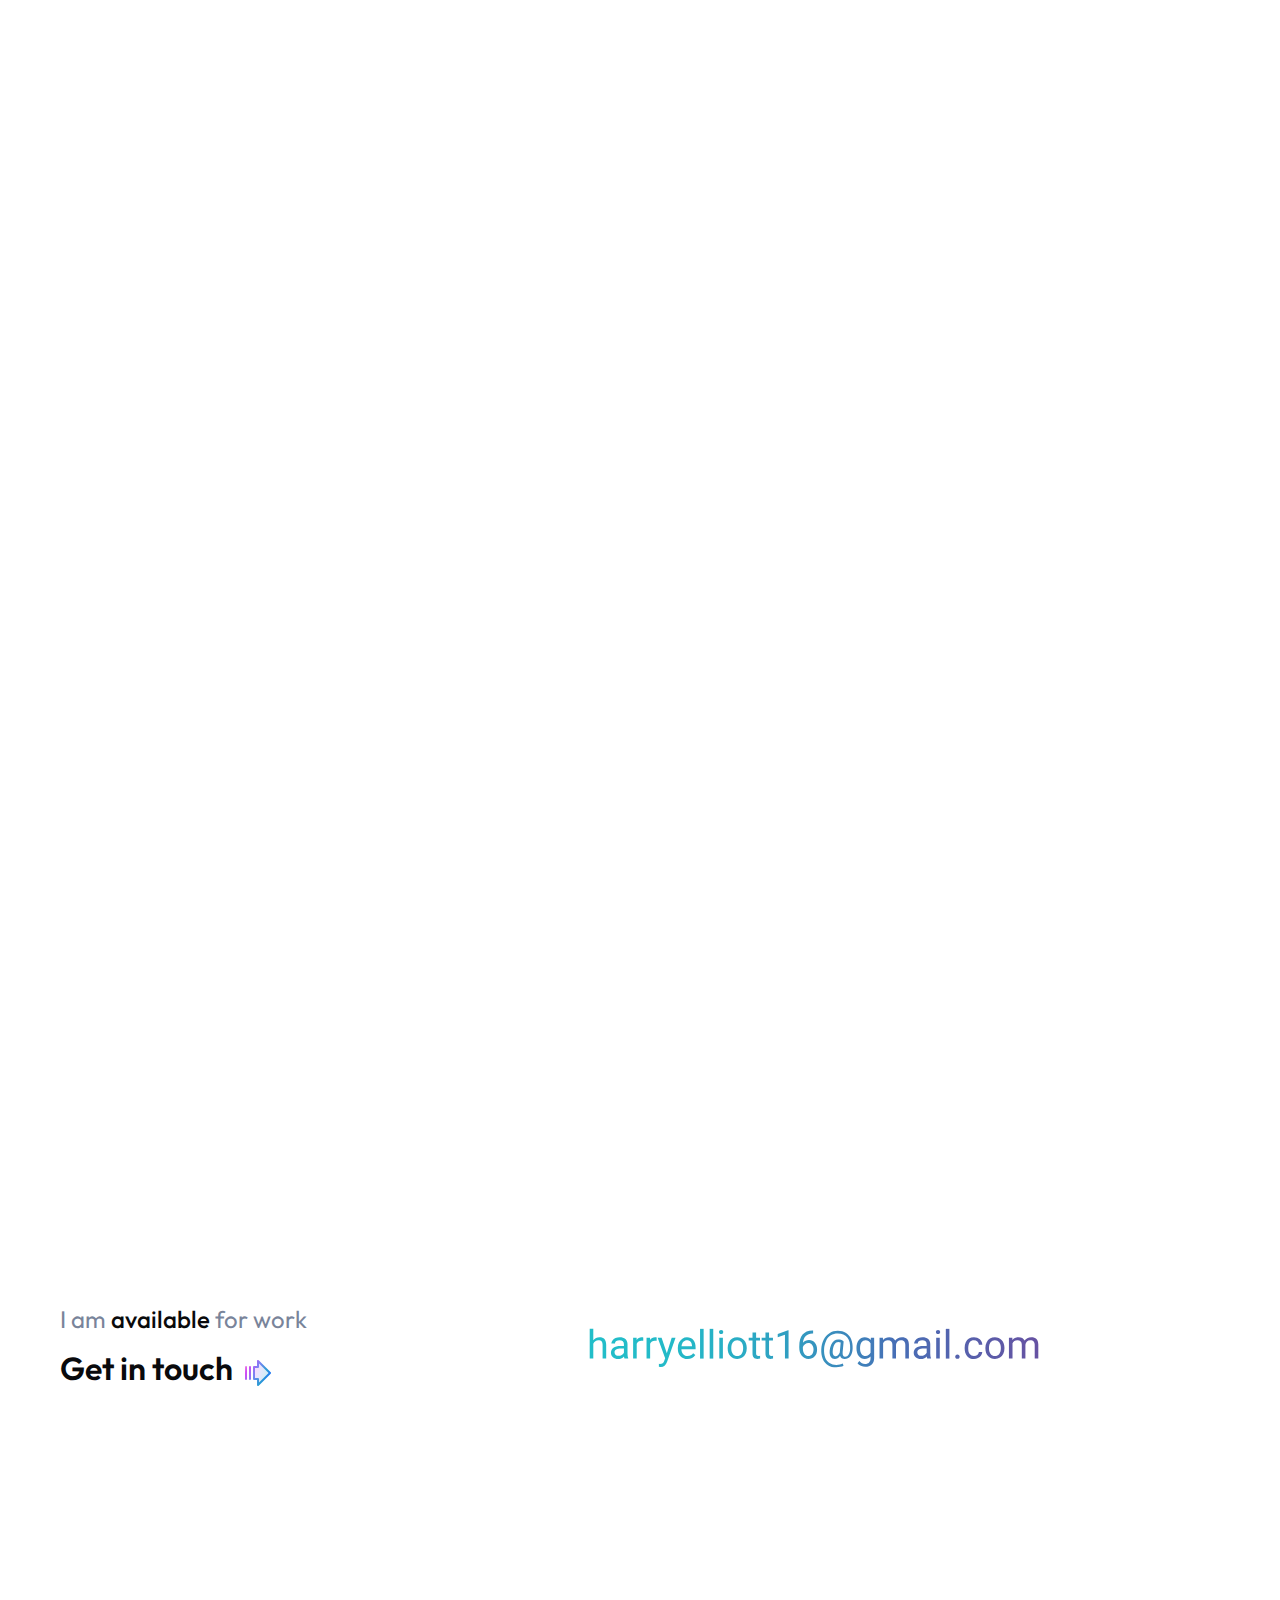
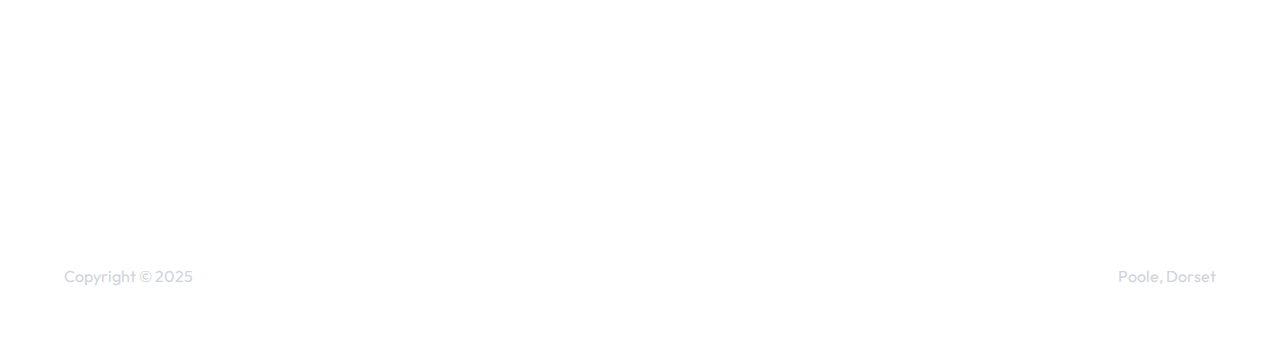
<file: www/index.html>
<!doctype html>
<html class="page-home">
<head>
    <meta charset="utf-8">
<meta name="viewport" content="width=device-width, initial-scale=1">
<link rel="apple-touch-icon" sizes="180x180" href="/favicons/apple-touch-icon.png">
<link rel="icon" type="image/png" sizes="32x32" href="/favicons/favicon-32x32.png">
<link rel="icon" type="image/png" sizes="16x16" href="/favicons/favicon-16x16.png">
<link rel="manifest" href="/favicons/site.webmanifest">
<link rel="mask-icon" href="/favicons/safari-pinned-tab.svg" color="#5bbad5">
<link rel="shortcut icon" href="/favicons/favicon.ico">
<meta name="msapplication-TileColor" content="#da532c">
<meta name="msapplication-config" content="/favicons/browserconfig.xml">
<meta name="theme-color" content="#87CEEB">
<link rel="preconnect" href="https://fonts.googleapis.com/">
<link rel="preconnect" href="https://fonts.gstatic.com/" crossorigin>
<link href="https://fonts.googleapis.com/css2?family=Outfit:wght@400;500;600&amp;display=swap" rel="stylesheet">
<link rel="stylesheet" type="text/css" href="index93d9.css?v=2001">
    <title>
      Harry Elliott – IT Support Professional
    </title>
    <noscript>
      <style type="text/css">
        .vs-section {
          position: static;
        }

        .season {
          display: none;
        }
      </style>
    </noscript>
    <script type="text/javascript" src="main.js"></script>
    
  </head>
  <body>
    <main id="main" class="main animated-page">
  <section class="first flip">
    <header class="header scene">
  <h1 class="me guest">
    <a href="/" class="brand">
      <figure class="jt grow"> 
        <svg viewBox="0 0 500 500" xmlns="http://www.w3.org/2000/svg">
          <path d="M480.74,0H19.26C8.62,0,0,8.5,0,18.98v462.04c0,10.48,8.62,18.98,19.26,18.98h461.48c10.64,0,19.26-8.5,19.26-18.98V18.98c0-10.48-8.62-18.98-19.26-18.98ZM225.53,386.2h-50.03v-111.9h-74.14v111.9h-50.21V127.99h50.21v105.87h74.14v-105.87h50.03v258.21ZM452.81,386.2h-176.54V127.99h176v40.61h-125.25v65.08h107.61v39.37h-107.61v72.89h125.79v40.26Z" style="fill: #87ceeb; stroke-width: 0px;" />
        </svg>
      </figure>
    </a>  

    <p class="title">
      <strong class="name">Harry Elliott</strong>
      <em class="tagline">IT Support Professional</em>
    </p>
  </h1>

  <nav class="links guest chapter-0">
    <a class="link word-delay is-linkedin" target="_blank" href="https://www.linkedin.com/in/harry-elliott-9bb383153/">
      <svg xmlns="http://www.w3.org/2000/svg" width="30" height="30" fill="#000000" viewBox="0 0 25 25">
        <path d="M19.5.5H5.5C2.74.5.5,2.74.5,5.5v14c0,2.76,2.24,5,5,5h14c2.76,0,5-2.24,5-5V5.5c0-2.76-2.24-5-5-5ZM8.5,19.5h-3v-11h3v11ZM7,7.23c-.97,0-1.75-.79-1.75-1.76s.78-1.76,1.75-1.76,1.75.79,1.75,1.76-.78,1.76-1.75,1.76ZM20.5,19.5h-3v-5.6c0-3.37-4-3.11-4,0v5.6h-3v-11h3v1.77c1.4-2.59,7-2.78,7,2.48v6.76Z" class="transparent"/>
        <path d="M19.5.5H5.5C2.74.5.5,2.74.5,5.5v14c0,2.76,2.24,5,5,5h14c2.76,0,5-2.24,5-5V5.5c0-2.76-2.24-5-5-5Z" fill="none" stroke="#000" stroke-miterlimit="10"/>
      </svg>

    <a class="ain-link is-about " href="about">about</a>

    <a class="ain-link is-ideas " href="ideas">ideas</a>

    <a class="ain-link is-now " href="now">now</a>

    <a class="ain-info" href="https://aboutideasnow.com/about" target="_blank" title="Understand the about/ideas/now concept">
      <svg xmlns="http://www.w3.org/2000/svg" width="32" height="32" fill="#000000" viewBox="0 0 256 256"><path d="M168,96v48a8,8,0,0,1-16,0V115.31l-50.34,50.35a8,8,0,0,1-11.32-11.32L140.69,104H112a8,8,0,0,1,0-16h48A8,8,0,0,1,168,96Zm64,32A104,104,0,1,1,128,24,104.11,104.11,0,0,1,232,128Zm-16,0a88,88,0,1,0-88,88A88.1,88.1,0,0,0,216,128Z"></path></svg>
    </a>
  </nav>

  <div class="header-end">
    <nav class="nav guest chapter-1">
      <a class="line is-home is-active" href="/">Home</a>
      <a class="line is-css44 " href="migrations">Migrations</a>
      <!-- <a class="line is-consultency" href="consultancy">Consultency</a> -->
    </nav>

    <div class="seasons guest chapter-2">
      <button id="moon" class="word-delay season is-moon is-off">
        <svg xmlns="http://www.w3.org/2000/svg" width="32" height="32" fill="#4067CC" viewBox="0 0 256 256">
          <path d="M210.69,158.18A88,88,0,1,1,97.82,45.31,96.08,96.08,0,0,0,192,160,96.78,96.78,0,0,0,210.69,158.18Z" class="transparent"></path>
          <path d="M240,96a8,8,0,0,1-8,8H216v16a8,8,0,0,1-16,0V104H184a8,8,0,0,1,0-16h16V72a8,8,0,0,1,16,0V88h16A8,8,0,0,1,240,96ZM144,56h8v8a8,8,0,0,0,16,0V56h8a8,8,0,0,0,0-16h-8V32a8,8,0,0,0-16,0v8h-8a8,8,0,0,0,0,16Zm72.77,97a8,8,0,0,1,1.43,8A96,96,0,1,1,95.07,37.8a8,8,0,0,1,10.6,9.06A88.07,88.07,0,0,0,209.14,150.33,8,8,0,0,1,216.77,153Zm-19.39,14.88c-1.79.09-3.59.14-5.38.14A104.11,104.11,0,0,1,88,64c0-1.79,0-3.59.14-5.38A80,80,0,1,0,197.38,167.86Z"></path>
        </svg>
      </button>

      <button id="sun" class="word-delay season is-sun is-off">
        <svg xmlns="http://www.w3.org/2000/svg" width="32" height="32" fill="#ffcc15" viewBox="0 0 256 256">
          <path d="M184,128a56,56,0,1,1-56-56A56,56,0,0,1,184,128Z" class="transparent"></path>
          <path d="M120,40V32a8,8,0,0,1,16,0v8a8,8,0,0,1-16,0Zm72,88a64,64,0,1,1-64-64A64.07,64.07,0,0,1,192,128Zm-16,0a48,48,0,1,0-48,48A48.05,48.05,0,0,0,176,128ZM58.34,69.66A8,8,0,0,0,69.66,58.34l-8-8A8,8,0,0,0,50.34,61.66Zm0,116.68-8,8a8,8,0,0,0,11.32,11.32l8-8a8,8,0,0,0-11.32-11.32ZM192,72a8,8,0,0,0,5.66-2.34l8-8a8,8,0,0,0-11.32-11.32l-8,8A8,8,0,0,0,192,72Zm5.66,114.34a8,8,0,0,0-11.32,11.32l8,8a8,8,0,0,0,11.32-11.32ZM40,120H32a8,8,0,0,0,0,16h8a8,8,0,0,0,0-16Zm88,88a8,8,0,0,0-8,8v8a8,8,0,0,0,16,0v-8A8,8,0,0,0,128,208Zm96-88h-8a8,8,0,0,0,0,16h8a8,8,0,0,0,0-16Z"></path>
        </svg>
      </button>
    </div>
  </div>
</header>


    <h1 class="hello slider title scene chapter-0">
      <b class="n1">I</b> <b class="n2">help</b> <b class="n3">you</b> <b class="n4">simplify</b> <b class="n5">your</b> <b class="n6">IT</b> <b class="n7">with</b> <b class="n8">seamless</b> <b class="n9">Google</b> <b class="n10">Workspace</b> <b class="n11">transitions</b> <b class="n12">and</b> <b class="n13">personalised</b> <b class="n14">support</b><b class="n15">.</b>
    </h1>

    <div class="logos slider scene chapter-3">
      <div class="logo guest is-google-workspace"><svg viewBox="3 19 3993.1000000000004 512" xmlns="http://www.w3.org/2000/svg"><path d="M2087.6 57.6h47.1l-93.6 350.9H1995l-75.4-231.3h-2l-75.5 231.3h-46l-97.5-350.9h47l74 275.9h2l75.9-228.8h42.1l76 228.8h2z" fill="#5f6368"/><g fill="#5f6368"><path d="M2130.4 288.4c0-36.9 11.6-67.4 34.8-91.6 23.5-24.2 53.1-36.3 88.7-36.3s65 12.1 88.2 36.3c23.5 24.2 35.3 54.7 35.3 91.6 0 37.2-11.8 67.8-35.3 91.6-23.2 24.2-52.6 36.3-88.2 36.3s-65.2-12.1-88.7-36.3c-23.2-24.2-34.8-54.7-34.8-91.6m45.1 0c0 25.8 7.5 46.7 22.5 62.7s33.6 24 55.9 24 40.8-8 55.9-24 22.5-36.9 22.5-62.7c0-25.5-7.5-46.2-22.5-62.2-15.3-16.3-34-24.5-55.9-24.5s-40.5 8.2-55.9 24.5c-15 16-22.5 36.7-22.5 62.2M2454.4 408.5h-45.1V168.4h43.1v39.2h2c4.6-12.7 14-23.6 28.2-32.6s28.2-13.5 41.9-13.5c13.1 0 24.2 2 33.3 5.9L2544 211c-5.6-2.3-14.4-3.4-26.5-3.4-17 0-31.8 6.9-44.3 20.6-12.6 13.7-18.9 29.7-18.9 48v132.3zM2789.9 408.5h-54.4l-75-113.2-36.7 36.2v77h-45.1V57.6h45.1v216.1l103.8-105.3h57.9v1.9l-93.6 93.1 98 143.1z"/><path d="M2984.9 341.8c0 20.9-9.1 38.6-27.4 52.9s-41.3 21.6-69.1 21.6c-24.2 0-45.4-6.3-63.7-18.9-17.9-12.1-31.6-29.5-39.2-49.7l40.2-17.1c5.9 14.4 14.5 25.6 25.7 33.6 10.7 7.8 23.7 12 37 12 14.4 0 26.4-3.1 36-9.3s14.4-13.6 14.4-22c0-15.3-11.8-26.6-35.3-33.8l-41.2-10.3c-46.7-11.8-70.1-34.3-70.1-67.6 0-21.9 8.9-39.4 26.7-52.7s40.6-19.9 68.4-19.8c21.2 0 40.4 5.1 57.6 15.2s29.1 23.7 36 40.7l-40.2 16.7c-4.6-10.2-12.4-18.5-22.3-23.8-10.6-5.8-22.5-8.7-34.6-8.6-11.2-.2-22.1 2.9-31.6 8.8-9.3 5.9-14 13.1-14 21.6 0 13.7 12.9 23.5 38.7 29.4l36.3 9.3c47.9 11.5 71.7 35.5 71.7 71.8M3141.5 416.3c-17.6 0-33.7-3.8-48.3-11.3s-25.7-17.5-33.6-29.9h-2l2 33.3v105.8h-45.1V168.4h43.1v33.3h2c7.8-12.4 19-22.4 33.6-29.9 14.5-7.5 30.6-11.3 48.3-11.3 31.7 0 58.5 12.4 80.4 37.2 22.5 25.2 33.8 55.4 33.8 90.7 0 35.6-11.3 65.8-33.8 90.6-21.9 24.9-48.7 37.3-80.4 37.3m-7.3-41.2c21.6 0 39.7-8.2 54.4-24.5 14.7-16 22-36.7 22-62.2 0-25.1-7.3-45.9-22-62.2s-32.8-24.5-54.4-24.5c-21.9 0-40.2 8.2-54.9 24.5-14.4 16.3-21.6 37.1-21.6 62.2 0 25.5 7.2 46.4 21.6 62.7 14.7 16 33 24 54.9 24M3379.1 160.5c33.3 0 59.6 8.9 78.9 26.7s28.9 42.2 28.9 73.3v148h-43.1v-33.3h-2c-18.6 27.4-43.4 41.2-74.5 41.2-26.5 0-48.6-7.8-66.4-23.5s-26.7-35.3-26.7-58.8c0-24.8 9.4-44.6 28.2-59.3s43.9-22.1 75.2-22.1c26.8 0 48.8 4.9 66.1 14.7V257c0-15.7-6.2-29-18.6-39.9-12-10.8-27.5-16.6-43.6-16.4-25.2 0-45.1 10.6-59.8 31.9l-39.7-25c22-31.4 54.3-47.1 97.1-47.1M3320.8 335c0 11.8 5 21.6 14.9 29.4 10 7.8 21.6 11.8 35 11.8 18.9 0 35.8-7 50.7-21.1 14.9-14 22.3-30.5 22.3-49.5-14.1-11.1-33.7-16.7-58.8-16.7-18.3 0-33.6 4.4-45.8 13.2-12.2 8.9-18.3 19.8-18.3 32.9M3639.8 416.3c-35.6 0-65.2-12.1-88.7-36.3-23.2-24.8-34.8-55.4-34.8-91.6 0-36.9 11.6-67.4 34.8-91.6 23.5-24.2 53.1-36.3 88.7-36.3 24.5 0 45.9 6.1 64.2 18.4 18.3 12.2 32 29.2 41.2 50.7l-41.1 17.2c-12.7-30.1-35.1-45.1-67.1-45.1-20.6 0-38.4 8.3-53.4 25-14.7 16.7-22.1 37.2-22.1 61.7s7.3 45.1 22.1 61.7c15 16.7 32.8 25 53.4 25 33 0 56.2-15 69.6-45.1l40.2 17.1c-8.8 21.6-22.6 38.5-41.4 50.7-19 12.4-40.8 18.5-65.6 18.5M3882.4 416.3c-35.3 0-64.4-12.1-87.2-36.3s-34.3-54.7-34.3-91.6c0-36.6 11.1-67 33.3-91.4s50.6-36.5 85.3-36.5c35.6 0 63.9 11.5 85 34.5s31.6 55.3 31.6 96.8l-.5 4.9H3807c.7 23.5 8.5 42.5 23.5 56.8 15 14.4 33 21.6 53.9 21.6 28.7 0 51.3-14.4 67.6-43.1l40.2 19.6c-10.2 19.7-25.8 36.2-44.8 47.5-19.2 11.5-40.9 17.2-65 17.2m-72-156.8H3948c-1.3-16.7-8.1-30.5-20.3-41.4s-28.6-16.4-49.2-16.4c-17 0-31.6 5.2-43.9 15.7-12.3 10.4-20.4 24.4-24.2 42.1"/></g><g><path d="M205.4 254.6v-54.3H387c2 11 3 22.1 2.9 33.3 0 40.7-11.1 91.1-47 126.9-34.9 36.3-79.4 55.7-138.5 55.7C95 416.2 3 327.1 3 217.6S95 19 204.4 19C265 19 308 42.7 340.5 73.7L302.3 112c-23.3-21.8-54.7-38.8-97.8-38.8-79.9 0-142.4 64.4-142.4 144.4S124.6 362 204.4 362c51.8 0 81.4-20.8 100.2-39.7 15.4-15.4 25.5-37.5 29.5-67.6z" fill="#4285f4"/><path d="M666.6 288.3c0 73.7-57.6 127.9-128.3 127.9S410 362 410 288.3c0-74.1 57.6-127.9 128.3-127.9s128.4 53.8 128.3 127.9m-56.1 0c0-46-33.4-77.5-72.2-77.5s-72.2 31.5-72.2 77.5c0 45.5 33.4 77.5 72.2 77.5s72.2-32 72.2-77.5" fill="#ea4335"/><path d="M946.6 288.3c0 73.7-57.6 127.9-128.3 127.9S689.9 362 689.9 288.3c0-74.1 57.6-127.9 128.3-127.9s128.4 53.8 128.4 127.9m-56.2 0c0-46-33.4-77.5-72.2-77.5S746 242.3 746 288.3c0 45.5 33.4 77.5 72.2 77.5s72.2-32 72.2-77.5" fill="#fbbc04"/><path d="M1214.9 168.2v229.6c0 94.5-55.7 133.2-121.6 133.2-62 0-99.3-41.7-113.3-75.6l48.9-20.4c8.7 20.8 30 45.5 64.4 45.5 42.1 0 68.3-26.2 68.3-75.1V387h-1.9c-12.6 15.5-36.8 29.1-67.3 29.1-63.9 0-122.5-55.7-122.5-127.4 0-72.2 58.6-128.4 122.5-128.4 30.5 0 54.7 13.6 67.3 28.6h1.9v-20.8h53.3zm-49.4 120.6c0-45.1-30-78-68.3-78-38.7 0-71.2 32.9-71.2 78 0 44.6 32.4 77 71.2 77 38.3 0 68.3-32.4 68.3-77" fill="#4285f4"/><path d="M1253.9 33.8h56.2v374.6h-56.2z" fill="#34a853"/><path d="M1527 330.5l43.6 29.1c-14 20.8-47.9 56.7-106.5 56.7-72.6 0-126.9-56.2-126.9-127.9 0-76 54.7-127.9 120.6-127.9 66.3 0 98.8 52.8 109.4 81.4l5.8 14.5-171 70.7c13.1 25.7 33.4 38.8 62 38.8s48.4-14.1 63-35.4m-134.2-46l114.3-47.5c-6.3-16-25.2-27.1-47.5-27.1-28.5 0-68.2 25.2-66.8 74.6" fill="#ea4335"/></g></svg></div>

      <div class="logo guest is-microsoft"><svg xmlns="http://www.w3.org/2000/svg" viewBox="0 0 337.6 72">
  <path d="M140.4 14.4v43.2h-7.5V23.7h-.1l-13.4 33.9h-5l-13.7-33.9h-.1v33.9h-6.9V14.4h10.8l12.4 32h.2l13.1-32h10.2zm6.2 3.3c0-1.2.4-2.2 1.3-3 .9-.8 1.9-1.2 3.1-1.2 1.3 0 2.4.4 3.2 1.2s1.3 1.8 1.3 3-.4 2.2-1.3 3c-.9.8-1.9 1.2-3.2 1.2s-2.3-.4-3.1-1.2c-.8-.9-1.3-1.9-1.3-3zm8.1 8.9v31h-7.3v-31h7.3zm22.1 25.7c1.1 0 2.3-.2 3.6-.8 1.3-.5 2.5-1.2 3.6-2v6.8c-1.2.7-2.5 1.2-4 1.5-1.5.3-3.1.5-4.9.5-4.6 0-8.3-1.4-11.1-4.3-2.9-2.9-4.3-6.6-4.3-11 0-5 1.5-9.1 4.4-12.3 2.9-3.2 7-4.8 12.4-4.8 1.4 0 2.8.2 4.1.5 1.4.3 2.5.8 3.3 1.2v7c-1.1-.8-2.3-1.5-3.4-1.9-1.2-.4-2.4-.7-3.6-.7-2.9 0-5.2.9-7 2.8s-2.6 4.4-2.6 7.6c0 3.1.9 5.6 2.6 7.3 1.7 1.7 4 2.6 6.9 2.6zm27.9-26.2c.6 0 1.1 0 1.6.1s.9.2 1.2.3v7.4c-.4-.3-.9-.6-1.7-.8s-1.6-.4-2.7-.4c-1.8 0-3.3.8-4.5 2.3s-1.9 3.8-1.9 7v15.6h-7.3v-31h7.3v4.9h.1c.7-1.7 1.7-3 3-4 1.4-.9 3-1.4 4.9-1.4zm3.2 16.5c0-5.1 1.5-9.2 4.3-12.2 2.9-3 6.9-4.5 12-4.5 4.8 0 8.6 1.4 11.3 4.3s4.1 6.8 4.1 11.7c0 5-1.5 9-4.3 12-2.9 3-6.8 4.5-11.8 4.5-4.8 0-8.6-1.4-11.4-4.2-2.8-2.9-4.2-6.8-4.2-11.6zm7.6-.3c0 3.2.7 5.7 2.2 7.4s3.6 2.6 6.3 2.6c2.6 0 4.7-.8 6.1-2.6 1.4-1.7 2.1-4.2 2.1-7.6 0-3.3-.7-5.8-2.1-7.6-1.4-1.7-3.5-2.6-6-2.6-2.7 0-4.7.9-6.2 2.7-1.7 1.9-2.4 4.4-2.4 7.7zm35-7.5c0 1 .3 1.9 1 2.5.7.6 2.1 1.3 4.4 2.2 2.9 1.2 5 2.5 6.1 3.9 1.2 1.5 1.8 3.2 1.8 5.3 0 2.9-1.1 5.2-3.4 7-2.2 1.8-5.3 2.6-9.1 2.6-1.3 0-2.7-.2-4.3-.5-1.6-.3-2.9-.7-4-1.2v-7.2c1.3.9 2.8 1.7 4.3 2.2 1.5.5 2.9.8 4.2.8 1.6 0 2.9-.2 3.6-.7.8-.5 1.2-1.2 1.2-2.3 0-1-.4-1.8-1.2-2.6-.8-.7-2.4-1.5-4.6-2.4-2.7-1.1-4.6-2.4-5.7-3.8s-1.7-3.2-1.7-5.4c0-2.8 1.1-5.1 3.3-6.9 2.2-1.8 5.1-2.7 8.6-2.7 1.1 0 2.3.1 3.6.4s2.5.6 3.4.9V34c-1-.6-2.1-1.2-3.4-1.7-1.3-.5-2.6-.7-3.8-.7-1.4 0-2.5.3-3.2.8-.7.7-1.1 1.4-1.1 2.4zm16.4 7.8c0-5.1 1.5-9.2 4.3-12.2 2.9-3 6.9-4.5 12-4.5 4.8 0 8.6 1.4 11.3 4.3s4.1 6.8 4.1 11.7c0 5-1.5 9-4.3 12-2.9 3-6.8 4.5-11.8 4.5-4.8 0-8.6-1.4-11.4-4.2-2.7-2.9-4.2-6.8-4.2-11.6zm7.6-.3c0 3.2.7 5.7 2.2 7.4s3.6 2.6 6.3 2.6c2.6 0 4.7-.8 6.1-2.6 1.4-1.7 2.1-4.2 2.1-7.6 0-3.3-.7-5.8-2.1-7.6-1.4-1.7-3.5-2.6-6-2.6-2.7 0-4.7.9-6.2 2.7-1.6 1.9-2.4 4.4-2.4 7.7zm48.4-9.7H312v25h-7.4v-25h-5.2v-6h5.2v-4.3c0-3.2 1.1-5.9 3.2-8s4.8-3.1 8.1-3.1c.9 0 1.7.1 2.4.1s1.3.2 1.8.4V18c-.2-.1-.7-.3-1.3-.5-.6-.2-1.3-.3-2.1-.3-1.5 0-2.7.5-3.5 1.4-.8.9-1.2 2.4-1.2 4.2v3.7h10.9v-7l7.3-2.2v9.2h7.4v6h-7.4V47c0 1.9.4 3.2 1 4 .7.8 1.8 1.2 3.3 1.2.4 0 .9-.1 1.5-.3.6-.2 1.1-.4 1.5-.7v6c-.5.3-1.2.5-2.3.7-1.1.2-2.1.3-3.2.3-3.1 0-5.4-.8-6.9-2.4-1.5-1.6-2.3-4.1-2.3-7.4l.1-15.8z" style="fill: #737373" />
  <path style="fill: #f25022" d="M0 0h34.2v34.2H0z" />
  <path style="fill: #7fba00" d="M37.8 0H72v34.2H37.8z" />
  <path style="fill: #00a4ef" d="M0 37.8h34.2V72H0z" />
  <path style="fill: #ffb900" d="M37.8 37.8H72V72H37.8z" />
</svg></div>
    </div>

    <div class="millions scene">
      <h2 class="title guest within chapter-8"><strong> In my 8 years of experience, my professional work has helped <strong> <br/> </strong> thousands of users learn and use technology.</strong></h2>

    </div>
    
  </section>
<!-- 
  <section class="second flip">
    <div class="ebook-intro">
      <h3 class="title ebook-title">
        <span>I also wrote</span> <a href="https://gum.co/css-44-deluxe" target="_blank">CSS in 44 minutes</a>, <br />
        a small <strong>ebook</strong> to learn how to build your own <strong>webpage</strong> from scratch, step by step.
      </h3>

      <div class="buttons">
        <a class="button is-primary trans" href="https://gum.co/css-44-deluxe" target="_blank"
          ><span><span>Buy Now</span></span></a
        >
        <a class="button is-secondary trans" href="css-in-44-minutes-ebook.html"
          ><span><span>Learn more</span></span></a
        >
      </div>
    </div>

    <div class="ebook-media">
      <a class="ebook-figure" href="https://gum.co/css-44-deluxe" target="_blank">
        <div id="ffShadow" class="ebook-shadow"></div>
        <video class="ebook-video" width="608" height="405" muted="" autoplay="" loop="" playsinline=""><source src="static/css-in-44-minutes-1216.mp4" /></video>
        <img class="arrow light-inline is-learn" alt="Learn how to build this" src="static/arrows/light/learn.png" width="234" height="52" />
        <img class="arrow dark-inline is-learn" alt="Learn how to build this" src="static/arrows/dark/learn.png" width="234" height="52" />
      </a>
    </div>
  </section>
-->
  <section class="third flip">
    <div class="third-text">
      <p class="available">I am <strong class="ok">available</strong> for work</p>
      <h3 class="title contact">
        <strong>Get in touch</strong>
        <span class="rainbow">
          <svg xmlns="http://www.w3.org/2000/svg" width="32" height="32" fill="#000000" viewBox="0 0 256 256">
            <defs>
              <linearGradient id="rainbow" y2="50%">
                <stop offset="0%" stop-color="#fbb8d8" />
                <stop offset="22%" stop-color="#d349f4" />
                <stop offset="51%" stop-color="#7983f3" />
                <stop offset="81%" stop-color="#2a9dd2" />
                <stop offset="100%" stop-color="#2476f2" />
              </linearGradient>
            </defs>
            <path d="M136,224V176H104V80h32V32l96,96Z" opacity="0.2" fill="url(#rainbow)"></path>
            <path d="M237.66,122.34l-96-96A8,8,0,0,0,128,32V72H104a8,8,0,0,0-8,8v96a8,8,0,0,0,8,8h24v40a8,8,0,0,0,13.66,5.66l96-96A8,8,0,0,0,237.66,122.34ZM144,204.69V176a8,8,0,0,0-8-8H112V88h24a8,8,0,0,0,8-8V51.31L220.69,128ZM48,80v96a8,8,0,0,1-16,0V80a8,8,0,0,1,16,0Zm32,0v96a8,8,0,0,1-16,0V80a8,8,0,0,1,16,0Z" fill="url(#rainbow)"></path>
          </svg>
        </span>
      </h3>
    </div>

    <div class="hi">
      <a href="mailto:harryelliott16@gmail.com">
      <svg id="Layer_1" data-name="Layer 1" xmlns="http://www.w3.org/2000/svg" xmlns:xlink="http://www.w3.org/1999/xlink"  viewBox="0 0 908 89.35">
        <defs>
          <style>
            .cls-1 {
              fill: #231f20;
              font-family: Roboto-Regular, Roboto;
              font-size: 79.32px;
            }
      
            .cls-2 {
              fill: url(#linear-gradient);
            }
          </style>
          <linearGradient id="linear-gradient" x1="5.42" y1="46.88" x2="902.61" y2="46.88" gradientUnits="userSpaceOnUse">
            <stop offset="0" stop-color="#22bec9"/>
            <stop offset=".17" stop-color="#23bac8"/>
            <stop offset=".31" stop-color="#28afc5"/>
            <stop offset=".45" stop-color="#319dc1"/>
            <stop offset=".59" stop-color="#3d84bb"/>
            <stop offset=".68" stop-color="#476fb6"/>
            <stop offset="1" stop-color="#6652a2"/>
          </linearGradient>
        </defs>
        <g>
          <path class="cls-2" d="m12.59,31.02c3.18-3.9,7.31-5.85,12.39-5.85,8.86,0,13.32,5,13.4,14.99v27.69h-7.17v-27.73c-.03-3.02-.72-5.25-2.07-6.7-1.36-1.45-3.47-2.17-6.33-2.17-2.32,0-4.36.62-6.12,1.86-1.76,1.24-3.12,2.87-4.11,4.88v29.86h-7.17V8.37h7.17v22.66Z"/>
          <path class="cls-2" d="m74.98,67.86c-.41-.83-.75-2.3-1.01-4.42-3.33,3.46-7.31,5.19-11.93,5.19-4.13,0-7.52-1.17-10.17-3.5-2.65-2.34-3.97-5.3-3.97-8.89,0-4.36,1.66-7.75,4.98-10.17,3.32-2.41,7.98-3.62,14-3.62h6.97v-3.29c0-2.5-.75-4.5-2.25-5.98-1.5-1.48-3.71-2.23-6.62-2.23-2.56,0-4.7.65-6.43,1.94-1.73,1.29-2.6,2.85-2.6,4.69h-7.2c0-2.09.74-4.11,2.23-6.06,1.48-1.95,3.5-3.49,6.04-4.63,2.54-1.14,5.34-1.7,8.39-1.7,4.83,0,8.61,1.21,11.35,3.62s4.16,5.74,4.26,9.97v19.29c0,3.85.49,6.91,1.47,9.18v.62h-7.51Zm-11.89-5.46c2.25,0,4.38-.58,6.39-1.74s3.47-2.67,4.38-4.53v-8.6h-5.62c-8.78,0-13.17,2.57-13.17,7.71,0,2.25.75,4,2.25,5.27,1.5,1.27,3.42,1.9,5.77,1.9Z"/>
          <path class="cls-2" d="m112.51,32.38c-1.08-.18-2.26-.27-3.52-.27-4.7,0-7.89,2-9.57,6v29.75h-7.17V25.95h6.97l.12,4.84c2.35-3.74,5.68-5.62,9.99-5.62,1.39,0,2.45.18,3.18.54v6.66Z"/>
          <path class="cls-2" d="m139.35,32.38c-1.08-.18-2.26-.27-3.52-.27-4.7,0-7.89,2-9.57,6v29.75h-7.17V25.95h6.97l.12,4.84c2.35-3.74,5.68-5.62,9.99-5.62,1.39,0,2.45.18,3.18.54v6.66Z"/>
          <path class="cls-2" d="m159.65,57.36l9.76-31.41h7.67l-16.85,48.37c-2.61,6.97-6.75,10.46-12.43,10.46l-1.36-.12-2.67-.5v-5.81l1.94.15c2.43,0,4.32-.49,5.67-1.47s2.47-2.78,3.35-5.38l1.59-4.26-14.95-41.44h7.82l10.46,31.41Z"/>
          <path class="cls-2" d="m200.86,68.63c-5.68,0-10.3-1.87-13.87-5.6-3.56-3.73-5.34-8.72-5.34-14.97v-1.32c0-4.16.79-7.87,2.38-11.13s3.81-5.82,6.66-7.67c2.85-1.85,5.95-2.77,9.28-2.77,5.45,0,9.68,1.79,12.7,5.38,3.02,3.59,4.53,8.73,4.53,15.42v2.98h-28.39c.1,4.13,1.31,7.47,3.62,10.01,2.31,2.54,5.25,3.81,8.81,3.81,2.53,0,4.67-.52,6.43-1.55,1.76-1.03,3.29-2.4,4.61-4.11l4.38,3.41c-3.51,5.4-8.78,8.09-15.8,8.09Zm-.89-37.57c-2.89,0-5.32,1.05-7.28,3.16-1.96,2.1-3.18,5.05-3.64,8.85h20.99v-.54c-.21-3.64-1.19-6.46-2.94-8.46-1.76-2-4.13-3-7.13-3Z"/>
          <path class="cls-2" d="m233.27,67.86h-7.17V8.37h7.17v59.49Z"/>
          <path class="cls-2" d="m252.52,67.86h-7.17V8.37h7.17v59.49Z"/>
          <path class="cls-2" d="m264.03,14.83c0-1.16.35-2.14,1.06-2.94.71-.8,1.76-1.2,3.16-1.2s2.45.4,3.18,1.2c.72.8,1.08,1.78,1.08,2.94s-.36,2.13-1.08,2.91c-.72.77-1.78,1.16-3.18,1.16s-2.45-.39-3.16-1.16c-.71-.77-1.06-1.74-1.06-2.91Zm7.75,53.02h-7.17V25.95h7.17v41.91Z"/>
          <path class="cls-2" d="m281.34,46.52c0-4.11.81-7.8,2.42-11.08,1.61-3.28,3.86-5.81,6.74-7.59,2.88-1.78,6.16-2.67,9.86-2.67,5.71,0,10.32,1.98,13.85,5.93,3.52,3.95,5.29,9.21,5.29,15.76v.5c0,4.08-.78,7.74-2.34,10.98-1.56,3.24-3.8,5.76-6.7,7.57s-6.24,2.71-10.01,2.71c-5.68,0-10.28-1.97-13.81-5.93-3.52-3.95-5.29-9.18-5.29-15.69v-.5Zm7.2.85c0,4.65,1.08,8.38,3.23,11.19,2.16,2.82,5.04,4.22,8.66,4.22s6.53-1.43,8.68-4.28c2.14-2.85,3.21-6.85,3.21-11.99,0-4.6-1.09-8.32-3.27-11.17-2.18-2.85-5.08-4.28-8.7-4.28s-6.39,1.41-8.56,4.22c-2.17,2.81-3.25,6.84-3.25,12.08Z"/>
          <path class="cls-2" d="m338.19,15.8v10.15h7.82v5.54h-7.82v26.02c0,1.68.35,2.94,1.05,3.78s1.88,1.26,3.56,1.26c.83,0,1.96-.15,3.41-.46v5.78c-1.88.51-3.72.77-5.5.77-3.2,0-5.62-.97-7.24-2.9-1.63-1.94-2.44-4.69-2.44-8.25v-25.99h-7.63v-5.54h7.63v-10.15h7.17Z"/>
          <path class="cls-2" d="m364.1,15.8v10.15h7.82v5.54h-7.82v26.02c0,1.68.35,2.94,1.05,3.78s1.88,1.26,3.56,1.26c.83,0,1.96-.15,3.41-.46v5.78c-1.88.51-3.72.77-5.5.77-3.2,0-5.62-.97-7.24-2.9-1.63-1.94-2.44-4.69-2.44-8.25v-25.99h-7.63v-5.54h7.63v-10.15h7.17Z"/>
          <path class="cls-2" d="m403.11,67.86h-7.2V20.1l-14.45,5.31v-6.51l20.53-7.71h1.12v56.66Z"/>
          <path class="cls-2" d="m452.22,11.43v6.08h-1.32c-5.58.1-10.02,1.76-13.32,4.96-3.31,3.2-5.22,7.71-5.73,13.52,2.97-3.41,7.02-5.11,12.16-5.11s8.82,1.73,11.76,5.19c2.93,3.46,4.39,7.93,4.39,13.4,0,5.81-1.58,10.46-4.74,13.94-3.16,3.49-7.4,5.23-12.72,5.23s-9.77-2.07-13.13-6.22c-3.36-4.14-5.04-9.48-5.04-16.02v-2.75c0-10.38,2.21-18.31,6.64-23.8,4.43-5.49,11.02-8.29,19.77-8.42h1.28Zm-9.41,25.41c-2.45,0-4.71.74-6.78,2.21-2.07,1.47-3.5,3.32-4.3,5.54v2.63c0,4.65,1.05,8.39,3.14,11.23,2.09,2.84,4.7,4.26,7.82,4.26s5.76-1.19,7.61-3.56c1.85-2.38,2.77-5.49,2.77-9.33s-.94-7-2.81-9.39-4.36-3.58-7.46-3.58Z"/>
          <path class="cls-2" d="m531.27,48.41c-.31,6.25-1.86,11.18-4.65,14.8-2.79,3.62-6.52,5.42-11.19,5.42s-7.93-2.17-9.29-6.51c-1.39,2.2-2.99,3.83-4.78,4.9-1.79,1.07-3.65,1.61-5.56,1.61-3.67,0-6.44-1.5-8.33-4.49-1.89-2.99-2.58-7.14-2.09-12.43.39-4.26,1.36-8.06,2.92-11.41s3.58-5.97,6.04-7.88c2.47-1.91,5.05-2.87,7.77-2.87,2.09,0,3.96.28,5.62.83,1.65.56,3.51,1.65,5.58,3.27l-2.01,21.46c-.49,5.96,1.16,8.95,4.96,8.95,2.92,0,5.28-1.45,7.09-4.34,1.81-2.89,2.79-6.66,2.94-11.31.49-10.04-1.38-17.7-5.6-22.97s-10.64-7.9-19.27-7.9c-5.19,0-9.8,1.29-13.83,3.85-4.03,2.57-7.2,6.28-9.53,11.13-2.32,4.85-3.63,10.46-3.91,16.81-.31,6.4.46,11.96,2.32,16.67s4.69,8.31,8.5,10.81c3.81,2.49,8.41,3.74,13.81,3.74,2.32,0,4.65-.28,6.99-.85,2.34-.57,4.28-1.3,5.83-2.21l1.43,4.45c-1.6,1.01-3.72,1.83-6.37,2.48s-5.33.97-8.04.97c-6.46,0-12.01-1.45-16.65-4.36-4.65-2.9-8.13-7.09-10.44-12.55-2.31-5.46-3.31-11.84-3-19.15.31-7.1,1.9-13.48,4.76-19.15,2.87-5.67,6.75-10.04,11.66-13.13,4.91-3.08,10.44-4.63,16.62-4.63s11.94,1.45,16.54,4.34c4.6,2.89,8.02,7.06,10.26,12.51,2.25,5.45,3.21,11.83,2.9,19.13Zm-39.74,3.29c-.36,3.67-.02,6.48,1.03,8.44,1.05,1.96,2.7,2.94,4.98,2.94,1.55,0,3.04-.66,4.47-1.98,1.43-1.32,2.61-3.2,3.54-5.65l.04-.35,1.78-19.48c-1.45-.75-3-1.12-4.65-1.12-3.02,0-5.52,1.54-7.5,4.61-1.97,3.07-3.21,7.27-3.7,12.59Z"/>
          <path class="cls-2" d="m538.9,46.55c0-6.53,1.51-11.73,4.53-15.59,3.02-3.86,7.02-5.79,12.01-5.79s9.1,1.81,11.97,5.42l.35-4.65h6.55v40.9c0,5.42-1.61,9.7-4.82,12.82s-7.53,4.69-12.96,4.69c-3.02,0-5.98-.65-8.87-1.94-2.89-1.29-5.1-3.06-6.62-5.31l3.72-4.3c3.07,3.8,6.83,5.69,11.27,5.69,3.49,0,6.2-.98,8.15-2.94,1.95-1.96,2.92-4.72,2.92-8.29v-3.6c-2.87,3.31-6.78,4.96-11.74,4.96s-8.88-1.97-11.91-5.93c-3.03-3.95-4.55-9.33-4.55-16.15Zm7.2.81c0,4.72.97,8.44,2.91,11.13s4.65,4.05,8.13,4.05c4.52,0,7.84-2.05,9.95-6.16v-19.13c-2.2-4-5.49-6-9.88-6-3.49,0-6.21,1.36-8.17,4.07-1.96,2.71-2.94,6.73-2.94,12.05Z"/>
          <path class="cls-2" d="m591.84,25.95l.19,4.65c3.07-3.62,7.22-5.42,12.43-5.42,5.86,0,9.85,2.25,11.97,6.74,1.39-2.01,3.21-3.64,5.44-4.88,2.23-1.24,4.87-1.86,7.92-1.86,9.19,0,13.87,4.87,14.02,14.6v28.08h-7.17v-27.65c0-3-.68-5.24-2.05-6.72-1.37-1.49-3.67-2.23-6.89-2.23-2.66,0-4.87.79-6.62,2.38-1.76,1.59-2.78,3.72-3.06,6.41v27.81h-7.2v-27.46c0-6.09-2.98-9.14-8.95-9.14-4.7,0-7.91,2-9.64,6v30.6h-7.17V25.95h6.78Z"/>
          <path class="cls-2" d="m680.49,67.86c-.41-.83-.75-2.3-1.01-4.42-3.33,3.46-7.31,5.19-11.93,5.19-4.13,0-7.52-1.17-10.17-3.5s-3.97-5.3-3.97-8.89c0-4.36,1.66-7.75,4.98-10.17,3.32-2.41,7.98-3.62,14-3.62h6.97v-3.29c0-2.5-.75-4.5-2.25-5.98-1.5-1.48-3.71-2.23-6.62-2.23-2.56,0-4.7.65-6.43,1.94-1.73,1.29-2.59,2.85-2.59,4.69h-7.2c0-2.09.74-4.11,2.23-6.06,1.48-1.95,3.5-3.49,6.04-4.63,2.54-1.14,5.34-1.7,8.38-1.7,4.83,0,8.61,1.21,11.35,3.62,2.74,2.41,4.16,5.74,4.26,9.97v19.29c0,3.85.49,6.91,1.47,9.18v.62h-7.51Zm-11.89-5.46c2.25,0,4.38-.58,6.39-1.74,2.01-1.16,3.47-2.67,4.38-4.53v-8.6h-5.62c-8.78,0-13.17,2.57-13.17,7.71,0,2.25.75,4,2.25,5.27,1.5,1.27,3.42,1.9,5.77,1.9Z"/>
          <path class="cls-2" d="m697.81,14.83c0-1.16.35-2.14,1.07-2.94.71-.8,1.76-1.2,3.16-1.2s2.45.4,3.18,1.2c.72.8,1.08,1.78,1.08,2.94s-.36,2.13-1.08,2.91-1.78,1.16-3.18,1.16-2.45-.39-3.16-1.16c-.71-.77-1.07-1.74-1.07-2.91Zm7.75,53.02h-7.17V25.95h7.17v41.91Z"/>
          <path class="cls-2" d="m724.8,67.86h-7.17V8.37h7.17v59.49Z"/>
          <path class="cls-2" d="m736.42,64.1c0-1.24.37-2.27,1.1-3.1.74-.83,1.84-1.24,3.31-1.24s2.59.41,3.35,1.24c.76.83,1.14,1.86,1.14,3.1s-.38,2.18-1.14,2.98c-.76.8-1.88,1.2-3.35,1.2s-2.58-.4-3.31-1.2c-.74-.8-1.1-1.79-1.1-2.98Z"/>
          <path class="cls-2" d="m773.95,62.78c2.56,0,4.79-.77,6.7-2.32,1.91-1.55,2.97-3.49,3.18-5.81h6.78c-.13,2.4-.96,4.69-2.48,6.86-1.52,2.17-3.56,3.9-6.1,5.19-2.54,1.29-5.24,1.94-8.08,1.94-5.71,0-10.24-1.9-13.61-5.71-3.37-3.81-5.05-9.02-5.05-15.63v-1.2c0-4.08.75-7.71,2.25-10.88,1.5-3.18,3.65-5.64,6.45-7.4,2.8-1.75,6.11-2.63,9.93-2.63,4.7,0,8.6,1.41,11.72,4.22,3.11,2.82,4.77,6.47,4.98,10.96h-6.78c-.21-2.71-1.23-4.94-3.08-6.68-1.85-1.74-4.12-2.61-6.84-2.61-3.64,0-6.46,1.31-8.46,3.93-2,2.62-3,6.41-3,11.37v1.36c0,4.83.99,8.55,2.98,11.15,1.99,2.61,4.83,3.91,8.52,3.91Z"/>
          <path class="cls-2" d="m796.76,46.52c0-4.11.81-7.8,2.42-11.08,1.61-3.28,3.86-5.81,6.74-7.59,2.88-1.78,6.16-2.67,9.86-2.67,5.71,0,10.32,1.98,13.85,5.93,3.52,3.95,5.29,9.21,5.29,15.76v.5c0,4.08-.78,7.74-2.34,10.98-1.56,3.24-3.8,5.76-6.7,7.57-2.91,1.81-6.24,2.71-10.01,2.71-5.68,0-10.28-1.97-13.81-5.93-3.52-3.95-5.29-9.18-5.29-15.69v-.5Zm7.2.85c0,4.65,1.08,8.38,3.23,11.19,2.16,2.82,5.04,4.22,8.66,4.22s6.53-1.43,8.68-4.28c2.14-2.85,3.21-6.85,3.21-11.99,0-4.6-1.09-8.32-3.27-11.17-2.18-2.85-5.08-4.28-8.7-4.28s-6.39,1.41-8.56,4.22-3.25,6.84-3.25,12.08Z"/>
          <path class="cls-2" d="m850.64,25.95l.19,4.65c3.07-3.62,7.22-5.42,12.43-5.42,5.86,0,9.85,2.25,11.97,6.74,1.39-2.01,3.21-3.64,5.44-4.88,2.23-1.24,4.87-1.86,7.92-1.86,9.19,0,13.87,4.87,14.02,14.6v28.08h-7.17v-27.65c0-3-.68-5.24-2.05-6.72-1.37-1.49-3.67-2.23-6.89-2.23-2.66,0-4.87.79-6.62,2.38-1.76,1.59-2.78,3.72-3.06,6.41v27.81h-7.2v-27.46c0-6.09-2.98-9.14-8.95-9.14-4.7,0-7.91,2-9.64,6v30.6h-7.17V25.95h6.78Z"/>
        </g>
      </svg>
    </a>
    </div>
  </section>

  <footer class="tsp">
  <p>
    Copyright © 2025
  </p>
  <p>
    Poole, Dorset
  </p>
</footer>

</main>

<script type="text/javascript" src="index02e8.js?v=1937"></script>
<script async data-id="8399347875" id="chatling-embed-script" type="text/javascript" src="https://chatling.ai/js/embed.js"></script>

    
  </body>
</html>
</file>
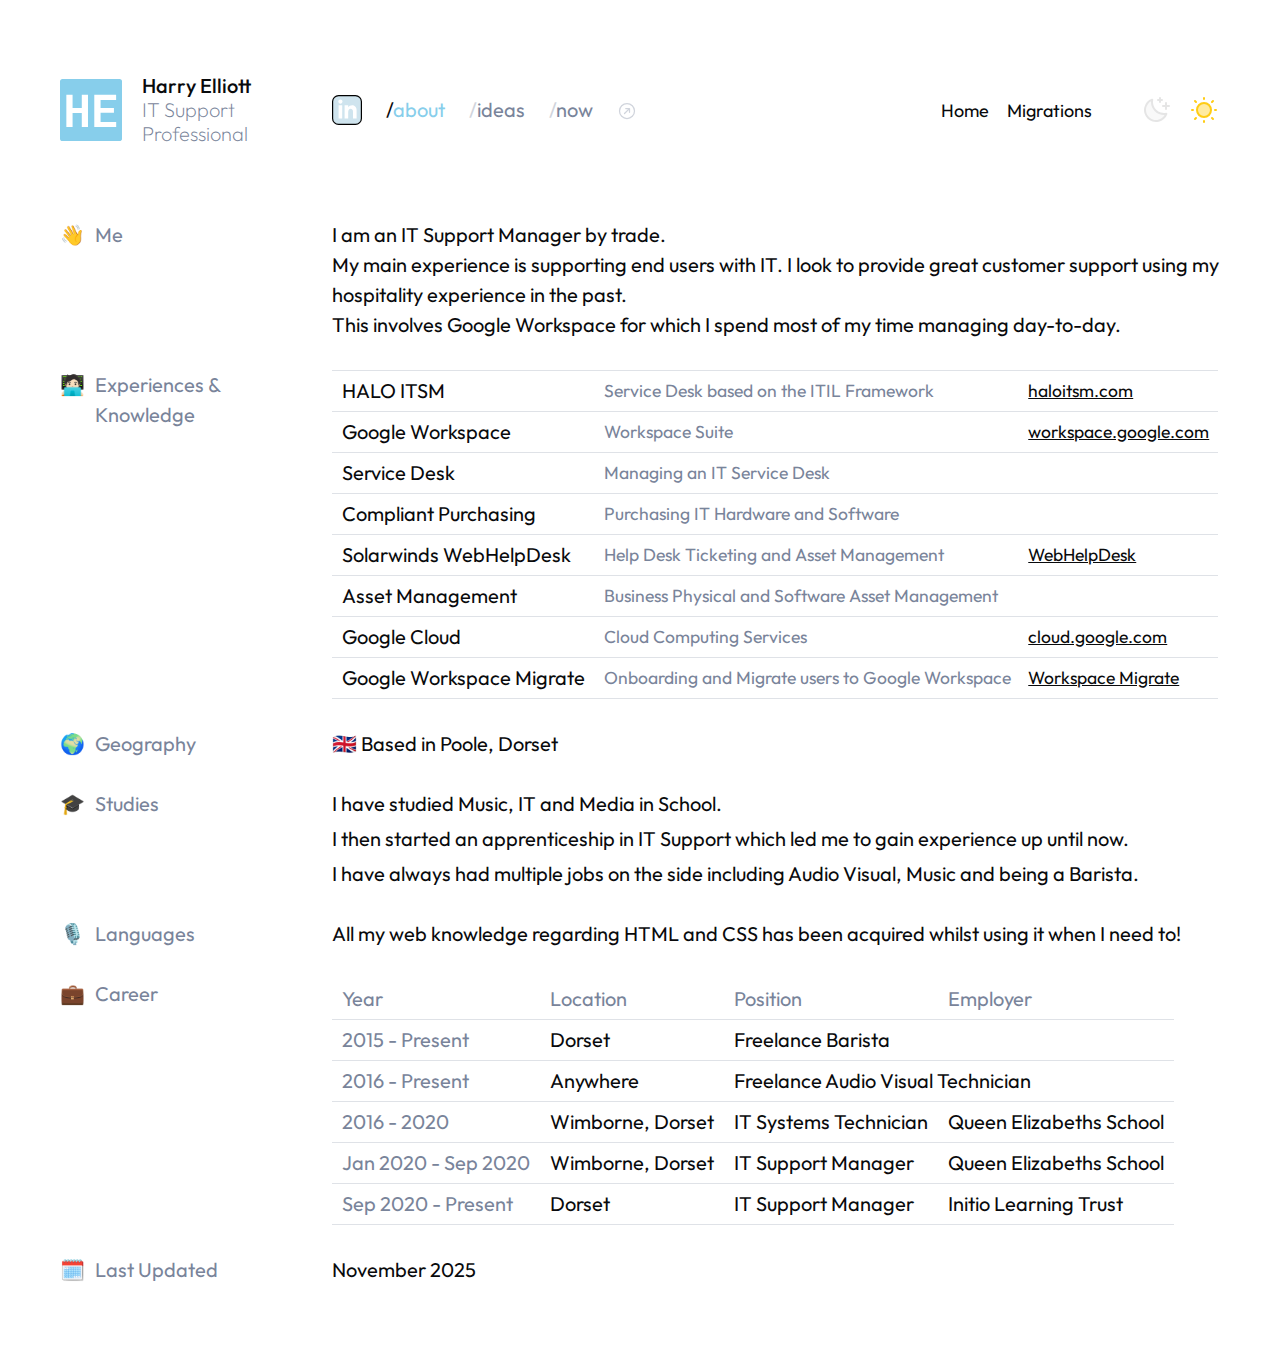
<file: about.html>
<!doctype html>
<html class="page-about">
<head>
    <meta charset="utf-8">
<meta name="viewport" content="width=device-width, initial-scale=1">
<link rel="apple-touch-icon" sizes="180x180" href="/favicons/apple-touch-icon.png">
<link rel="icon" type="image/png" sizes="32x32" href="/favicons/favicon-32x32.png">
<link rel="icon" type="image/png" sizes="16x16" href="/favicons/favicon-16x16.png">
<link rel="manifest" href="/favicons/site.webmanifest">
<link rel="mask-icon" href="/favicons/safari-pinned-tab.svg" color="#5bbad5">
<link rel="shortcut icon" href="/favicons/favicon.ico">
<meta name="msapplication-TileColor" content="#da532c">
<meta name="msapplication-config" content="/favicons/browserconfig.xml">
<meta name="theme-color" content="#87CEEB">
<link rel="preconnect" href="https://fonts.googleapis.com/">
<link rel="preconnect" href="https://fonts.gstatic.com/" crossorigin>
<link href="https://fonts.googleapis.com/css2?family=Outfit:wght@400;500;600&amp;display=swap" rel="stylesheet">
<link rel="stylesheet" type="text/css" href="index93d9.css?v=2001">
    <title>
      About
    </title>
    <script type="text/javascript" src="main.js"></script>

    <!-- Google tag (gtag.js) -->
    <script async src="https://www.googletagmanager.com/gtag/js?id=G-HKPTR00M1C"></script>
    <script>
      window.dataLayer = window.dataLayer || [];
      function gtag(){dataLayer.push(arguments);}
      gtag('js', new Date());

      gtag('config', 'G-HKPTR00M1C');
    </script>
  </head>
  <body>
    <main id="main" class="main">
      <section class="flip">
        <header class="header scene">
  <h1 class="me guest">
    <a href="/" class="brand">
      <figure class="jt grow"> 
        <svg viewBox="0 0 500 500" xmlns="http://www.w3.org/2000/svg">
          <path d="M480.74,0H19.26C8.62,0,0,8.5,0,18.98v462.04c0,10.48,8.62,18.98,19.26,18.98h461.48c10.64,0,19.26-8.5,19.26-18.98V18.98c0-10.48-8.62-18.98-19.26-18.98ZM225.53,386.2h-50.03v-111.9h-74.14v111.9h-50.21V127.99h50.21v105.87h74.14v-105.87h50.03v258.21ZM452.81,386.2h-176.54V127.99h176v40.61h-125.25v65.08h107.61v39.37h-107.61v72.89h125.79v40.26Z" style="fill: #87ceeb; stroke-width: 0px;" />
        </svg>
      </figure>
    </a>

    <p class="title">
      <strong class="name">Harry Elliott</strong>
      <em class="tagline">IT Support Professional</em>
    </p>
  </h1>

  <nav class="links guest chapter-0">
    <a class="link word-delay is-linkedin" target="_blank" href="https://www.linkedin.com/in/harry-elliott-9bb383153/">
      <svg xmlns="http://www.w3.org/2000/svg" width="30" height="30" fill="#000000" viewBox="0 0 25 25">
        <path d="M19.5.5H5.5C2.74.5.5,2.74.5,5.5v14c0,2.76,2.24,5,5,5h14c2.76,0,5-2.24,5-5V5.5c0-2.76-2.24-5-5-5ZM8.5,19.5h-3v-11h3v11ZM7,7.23c-.97,0-1.75-.79-1.75-1.76s.78-1.76,1.75-1.76,1.75.79,1.75,1.76-.78,1.76-1.75,1.76ZM20.5,19.5h-3v-5.6c0-3.37-4-3.11-4,0v5.6h-3v-11h3v1.77c1.4-2.59,7-2.78,7,2.48v6.76Z" class="transparent"/>
        <path d="M19.5.5H5.5C2.74.5.5,2.74.5,5.5v14c0,2.76,2.24,5,5,5h14c2.76,0,5-2.24,5-5V5.5c0-2.76-2.24-5-5-5Z" fill="none" stroke="#000" stroke-miterlimit="10"/>
      </svg>

    <a class="ain-link is-about is-active" href="about">about</a>

    <a class="ain-link is-ideas " href="ideas">ideas</a>

    <a class="ain-link is-now " href="now">now</a>

    <a class="ain-info" href="https://aboutideasnow.com/about" target="_blank" title="Understand the about/ideas/now concept">
      <svg xmlns="http://www.w3.org/2000/svg" width="32" height="32" fill="#000000" viewBox="0 0 256 256"><path d="M168,96v48a8,8,0,0,1-16,0V115.31l-50.34,50.35a8,8,0,0,1-11.32-11.32L140.69,104H112a8,8,0,0,1,0-16h48A8,8,0,0,1,168,96Zm64,32A104,104,0,1,1,128,24,104.11,104.11,0,0,1,232,128Zm-16,0a88,88,0,1,0-88,88A88.1,88.1,0,0,0,216,128Z"></path></svg>
    </a>
  </nav>

  <div class="header-end">
    <nav class="nav guest chapter-1">
      <a class="line is-home " href="/">Home</a>
      <a class="line is-css44 " href="migrations">Migrations</a>
      <!-- <a class="line is-consultency" href="consultancy">Consultency</a> -->
    </nav>

    <div class="seasons guest chapter-2">
      <button id="moon" class="word-delay season is-moon is-off">
        <svg xmlns="http://www.w3.org/2000/svg" width="32" height="32" fill="#4067CC" viewBox="0 0 256 256">
          <path d="M210.69,158.18A88,88,0,1,1,97.82,45.31,96.08,96.08,0,0,0,192,160,96.78,96.78,0,0,0,210.69,158.18Z" class="transparent"></path>
          <path d="M240,96a8,8,0,0,1-8,8H216v16a8,8,0,0,1-16,0V104H184a8,8,0,0,1,0-16h16V72a8,8,0,0,1,16,0V88h16A8,8,0,0,1,240,96ZM144,56h8v8a8,8,0,0,0,16,0V56h8a8,8,0,0,0,0-16h-8V32a8,8,0,0,0-16,0v8h-8a8,8,0,0,0,0,16Zm72.77,97a8,8,0,0,1,1.43,8A96,96,0,1,1,95.07,37.8a8,8,0,0,1,10.6,9.06A88.07,88.07,0,0,0,209.14,150.33,8,8,0,0,1,216.77,153Zm-19.39,14.88c-1.79.09-3.59.14-5.38.14A104.11,104.11,0,0,1,88,64c0-1.79,0-3.59.14-5.38A80,80,0,1,0,197.38,167.86Z"></path>
        </svg>
      </button>

      <button id="sun" class="word-delay season is-sun is-off">
        <svg xmlns="http://www.w3.org/2000/svg" width="32" height="32" fill="#ffcc15" viewBox="0 0 256 256">
          <path d="M184,128a56,56,0,1,1-56-56A56,56,0,0,1,184,128Z" class="transparent"></path>
          <path d="M120,40V32a8,8,0,0,1,16,0v8a8,8,0,0,1-16,0Zm72,88a64,64,0,1,1-64-64A64.07,64.07,0,0,1,192,128Zm-16,0a48,48,0,1,0-48,48A48.05,48.05,0,0,0,176,128ZM58.34,69.66A8,8,0,0,0,69.66,58.34l-8-8A8,8,0,0,0,50.34,61.66Zm0,116.68-8,8a8,8,0,0,0,11.32,11.32l8-8a8,8,0,0,0-11.32-11.32ZM192,72a8,8,0,0,0,5.66-2.34l8-8a8,8,0,0,0-11.32-11.32l-8,8A8,8,0,0,0,192,72Zm5.66,114.34a8,8,0,0,0-11.32,11.32l8,8a8,8,0,0,0,11.32-11.32ZM40,120H32a8,8,0,0,0,0,16h8a8,8,0,0,0,0-16Zm88,88a8,8,0,0,0-8,8v8a8,8,0,0,0,16,0v-8A8,8,0,0,0,128,208Zm96-88h-8a8,8,0,0,0,0,16h8a8,8,0,0,0,0-16Z"></path>
        </svg>
      </button>
    </div>
  </div>
</header>


        <div class="infos">
          
<div class="info">
  <h2 class="info-title">
    <span class="info-emoji">👋</span>
    Me
  </h2>

  <div class="info-content">
    
      
<p>I am an IT Support Manager by trade.<br />
My main experience is supporting end users with IT. I look to provide great customer support using my hospitality experience in the past.<br/>
This involves Google Workspace for which I spend most of my time managing day-to-day.</p>

    

    
  </div>
</div>

<div class="info">
  <h2 class="info-title">
    <span class="info-emoji">🧑🏻‍💻</span>
    Experiences & Knowledge
  </h2>

  <div class="info-content">
    

    
      
  <table class="info-table info-projects">
    
      
      <tr>
        <td class="info-project-title">HALO ITSM</td>
        <td class="info-project-description">Service Desk based on the ITIL Framework</td>
        <td class="info-project-url">
          <a href="https://haloitsm.com/">
            haloitsm.com
          </a>
        </td>
      </tr>
    
      
      <tr>
        <td class="info-project-title">Google Workspace</td>
        <td class="info-project-description">Workspace Suite</td>
        <td class="info-project-url">
          <a href="https://workspace.google.com/intl/en_uk/">
            workspace.google.com
          </a>
        </td>
      </tr>
    
      
      <tr>
        <td class="info-project-title">Service Desk</td>
        <td class="info-project-description">Managing an IT Service Desk</td>
        <td class="info-project-url">
        </td>
      </tr>
    
      
      <tr>
        <td class="info-project-title">Compliant Purchasing</td>
        <td class="info-project-description">Purchasing IT Hardware and Software</td>
        <td class="info-project-url">
        </td>
      </tr>
    
      <tr>
        <td class="info-project-title">Solarwinds WebHelpDesk</td>
        <td class="info-project-description">Help Desk Ticketing and Asset Management</td>
        <td class="info-project-url">
          <a href="https://www.solarwinds.com/web-help-desk">
            WebHelpDesk
          </a>
        </td>
      </tr>

      <tr>
        <td class="info-project-title">Asset Management</td>
        <td class="info-project-description">Business Physical and Software Asset Management</td>
        <td class="info-project-url">
        </td>
      </tr>

      <tr>
        <td class="info-project-title">Google Cloud</td>
        <td class="info-project-description">Cloud Computing Services</td>
        <td class="info-project-url">
          <a href="https://cloud.google.com/">
            cloud.google.com
          </a>
        </td>
      </tr>

      <tr>
        <td class="info-project-title">Google Workspace Migrate</td>
        <td class="info-project-description">Onboarding and Migrate users to Google Workspace</td>
        <td class="info-project-url">
          <a href="https://support.google.com/workspacemigrate/answer/9222862?hl=en">
            Workspace Migrate
          </a>
        </td>
      </tr>
      
  </table>

    
  </div>
</div>

<div class="info">
  <h2 class="info-title">
    <span class="info-emoji">🌍</span>
    Geography
  </h2>

  <div class="info-content">
    
      
<p>🇬🇧 Based in Poole, Dorset</p>

 
  </div>
</div>

<div class="info">
  <h2 class="info-title">
    <span class="info-emoji">🎓</span>
    Studies
  </h2>

  <div class="info-content">
    
      
<p>I have studied Music, IT and Media in School.</p>

<p>I then started an apprenticeship in IT Support which led me to gain experience up until now.</p>

<p>I have always had multiple jobs on the side including Audio Visual, Music and being a Barista.</p>

    

    
  </div>
</div>

<div class="info">
  <h2 class="info-title">
    <span class="info-emoji">🎙️</span>
    Languages
  </h2>

  <div class="info-content">
    
      
<p>All my web knowledge regarding HTML and CSS has been acquired whilst using it when I need to!</p>

    

    
  </div>
</div>

<div class="info">
  <h2 class="info-title">
    <span class="info-emoji">💼</span>
    Career
  </h2>

  <div class="info-content">
    

    
      
  <table class="info-table info-projects">
    <thead>
      <tr>
        <td>Year</td>
        <td>Location</td>
        <td>Position</td>
        <td>Employer</td>
      </tr>
    </thead>

    <tbody>
      
      <tr>
        <td class="info-event-year">2015 - Present</td>
        <td class="info-event-location">Dorset</td>
        
          <td class="info-event-position" colspan="2">Freelance Barista</td>
        
      </tr>

      <tr>
        <td class="info-event-year">2016 - Present</td>
        <td class="info-event-location">Anywhere</td>
        
          <td class="info-event-position" colspan="2">Freelance Audio Visual Technician</td>
        
      </tr>

        <tr>
          <td class="info-event-year">2016 - 2020</td>
          <td class="info-event-location">Wimborne, Dorset</td>
          
            <td class="info-event-position">IT Systems Technician</td>
            <td class="info-event-employer">Queen Elizabeths School</td>
          
        </tr>
      
        <tr>
          <td class="info-event-year">Jan 2020 - Sep 2020</td>
          <td class="info-event-location">Wimborne, Dorset</td>
          
            <td class="info-event-position">IT Support Manager</td>
            <td class="info-event-employer">Queen Elizabeths School</td>
          
        </tr>
      
        <tr>
          <td class="info-event-year">Sep 2020 - Present</td>
          <td class="info-event-location">Dorset</td>
          
            <td class="info-event-position">IT Support Manager</td>
            <td class="info-event-employer">Initio Learning Trust</td>
          
        </tr>
          
        </tr>
      
    </tbody>
  </table>

    
  </div>
</div>

<div class="info">
  <h2 class="info-title">
    <span class="info-emoji">🗓️</span>
    Last Updated
  </h2>

  <div class="info-content">


<p>November 2025</p>

    

    
  </div>
</div>

        </div>
      </section>
    </main>

    <script async data-id="8399347875" id="chatling-embed-script" type="text/javascript" src="https://chatling.ai/js/embed.js"></script>
  </body>
</html>
</file>
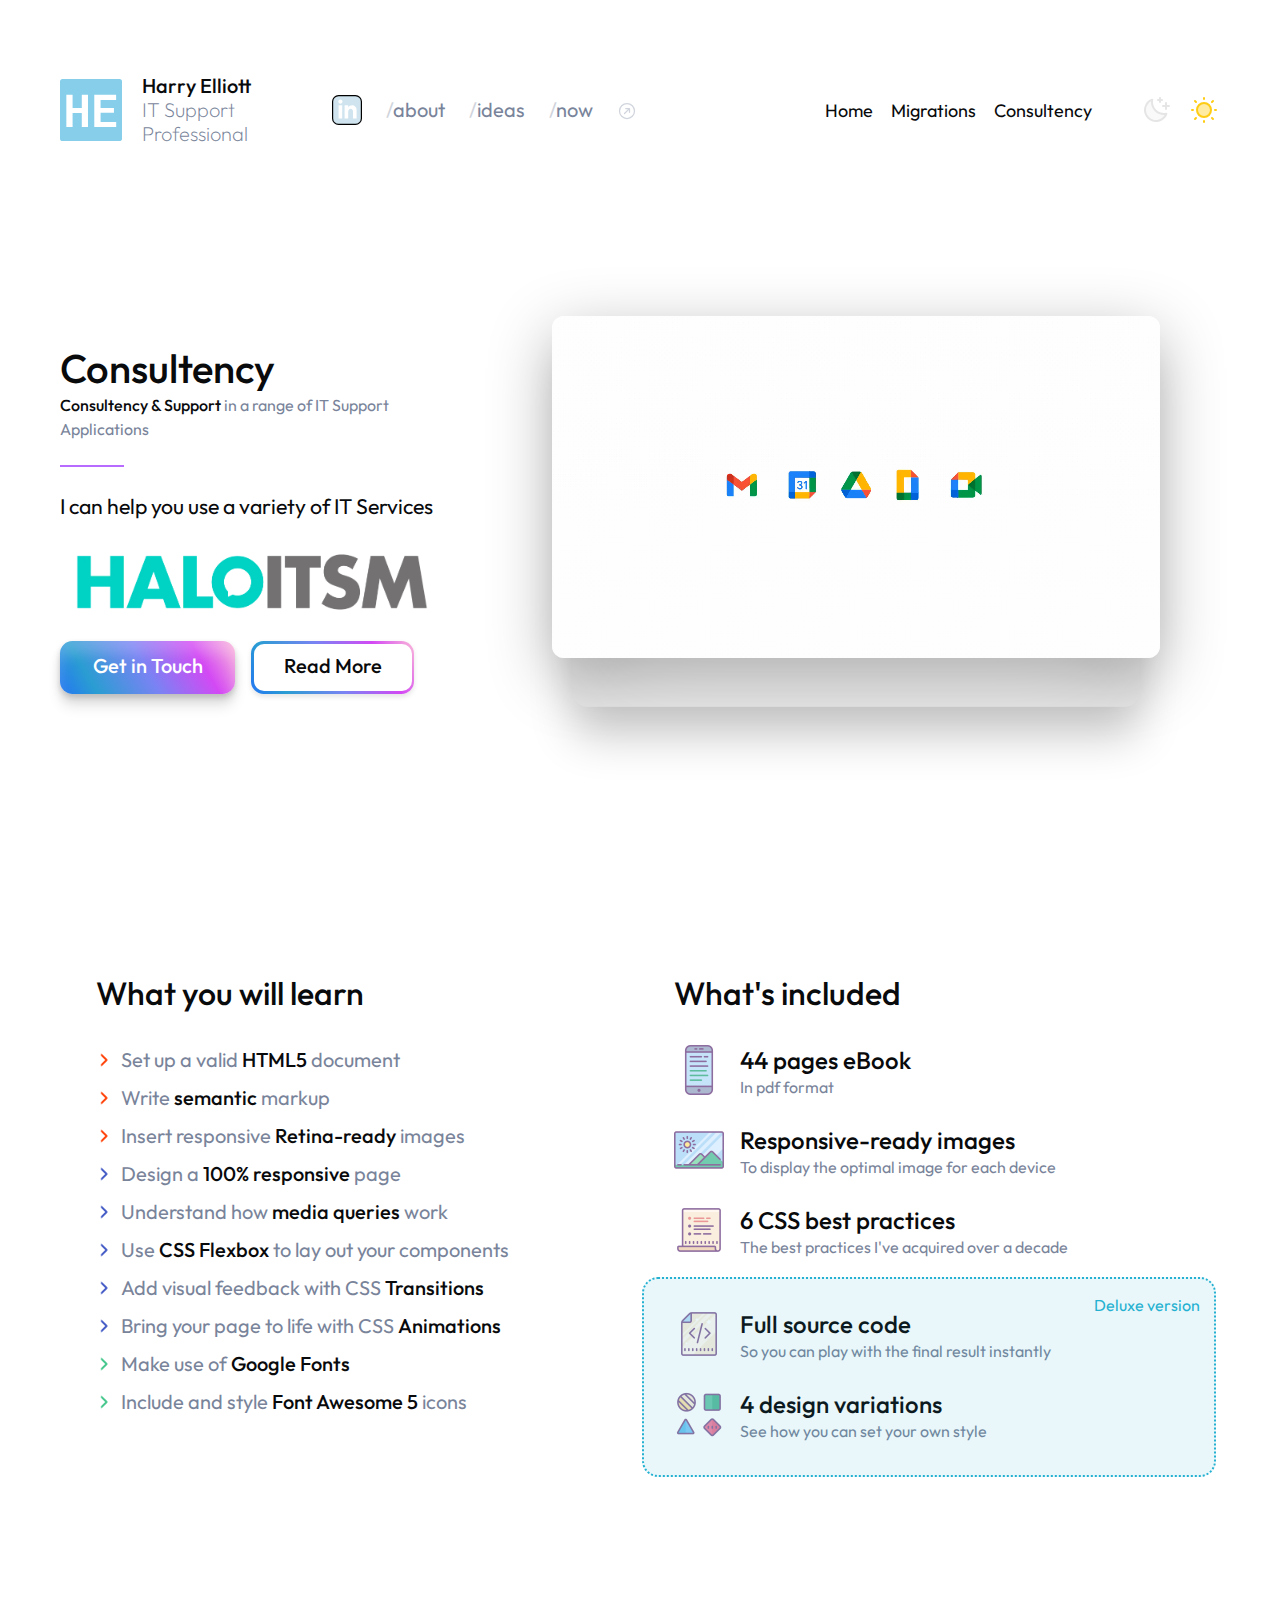
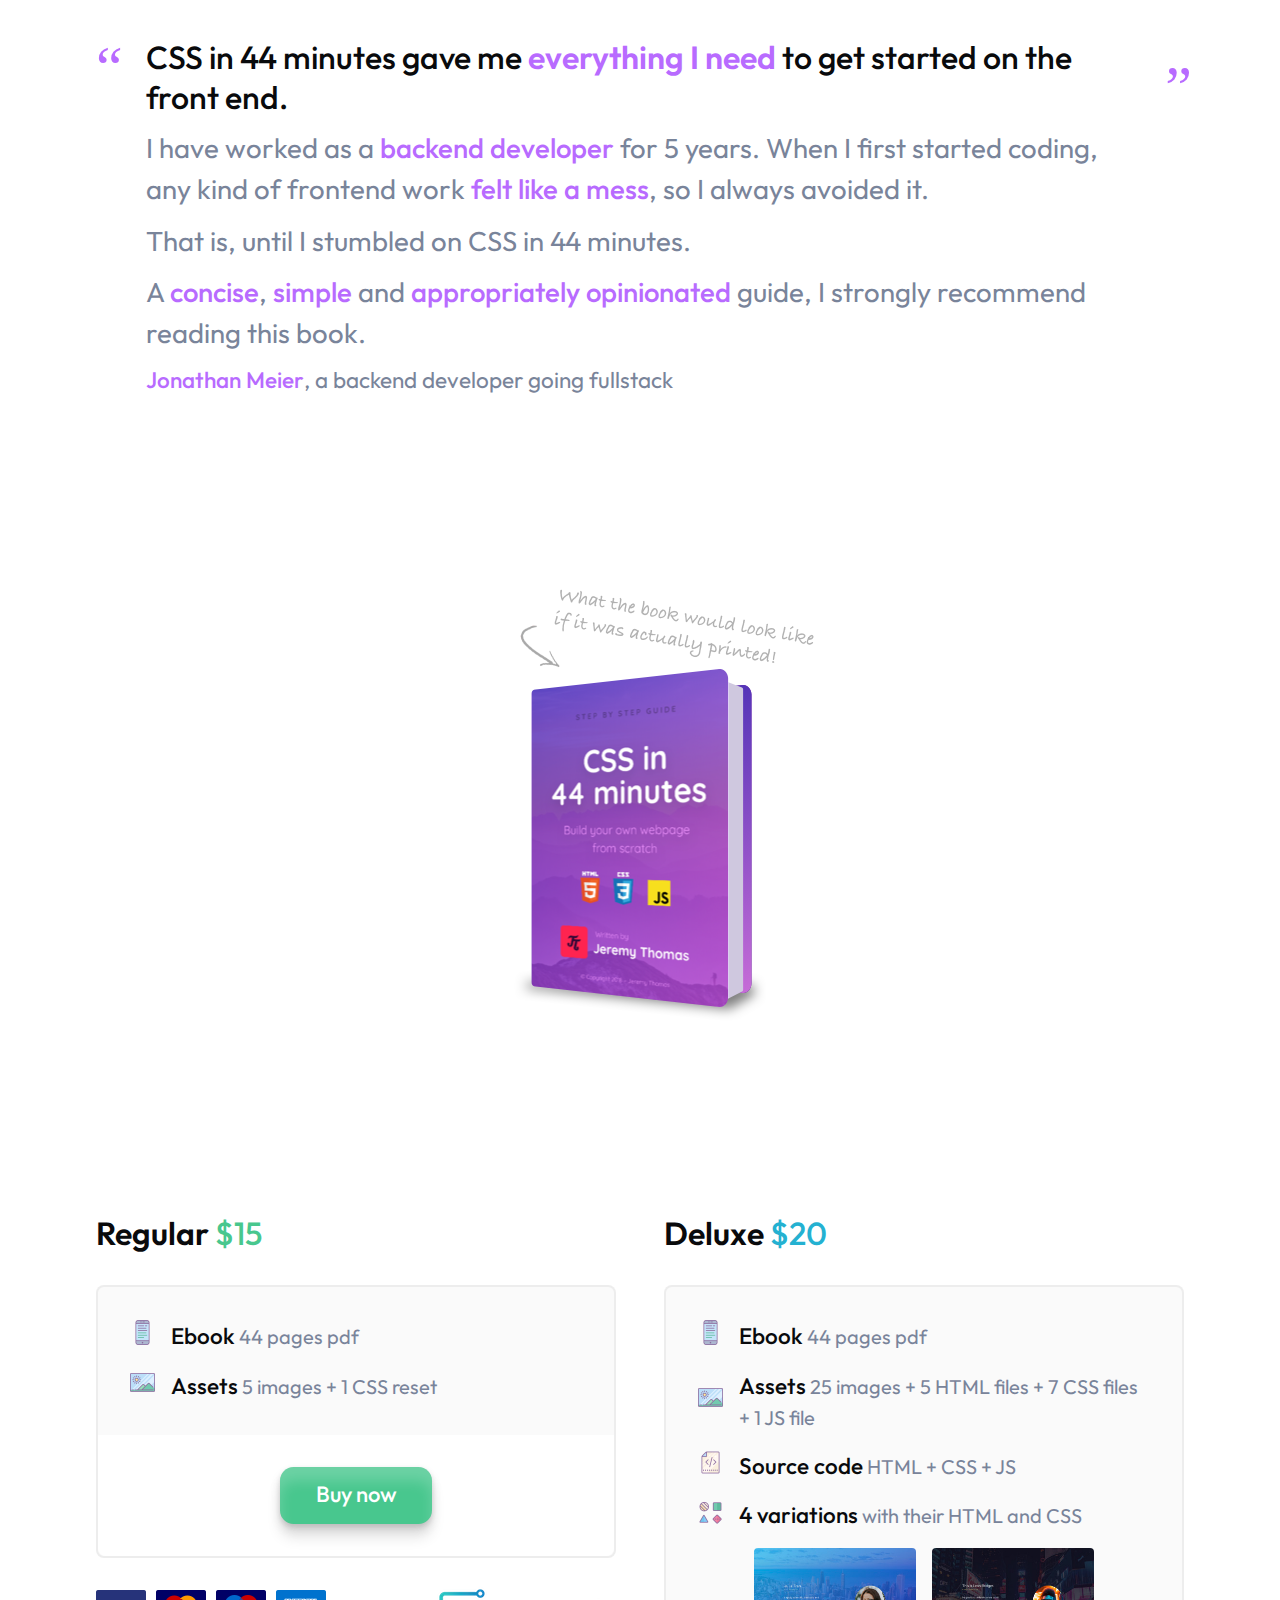
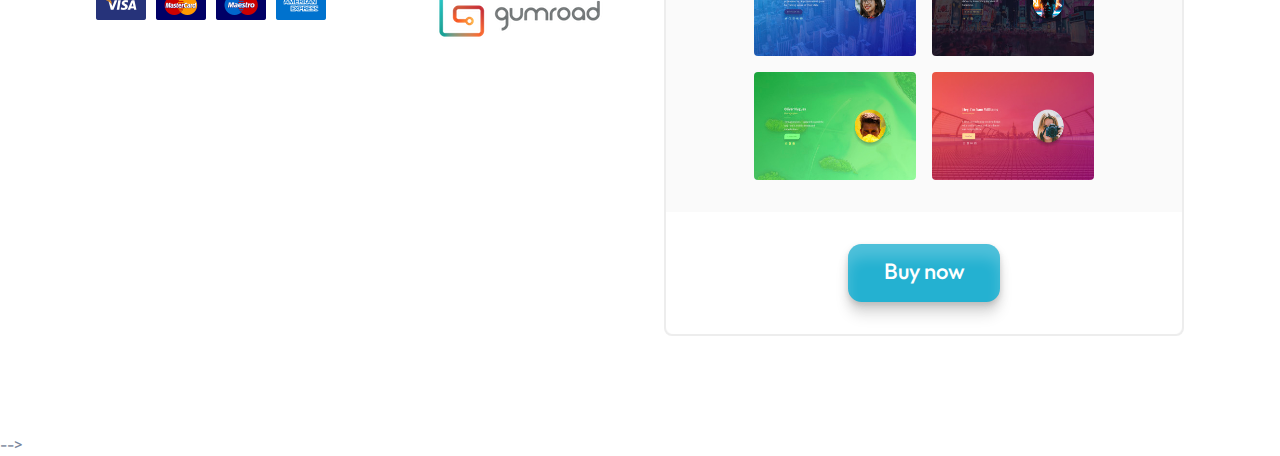
<file: consultancy.html>
<!doctype html>
<html class="page-book">
  
<!-- Mirrored from jgthms.com/css-in-44-minutes-ebook by HTTrack Website Copier/3.x [XR&CO'2014], Tue, 11 Jun 2024 09:29:07 GMT -->
<!-- Added by HTTrack --><meta http-equiv="content-type" content="text/html;charset=utf-8" /><!-- /Added by HTTrack -->
<head>
    <meta charset="utf-8">
<meta name="viewport" content="width=device-width, initial-scale=1">
<link rel="apple-touch-icon" sizes="180x180" href="/favicons/apple-touch-icon.png">
<link rel="icon" type="image/png" sizes="32x32" href="/favicons/favicon-32x32.png">
<link rel="icon" type="image/png" sizes="16x16" href="/favicons/favicon-16x16.png">
<link rel="manifest" href="/favicons/site.webmanifest">
<link rel="mask-icon" href="/favicons/safari-pinned-tab.svg" color="#5bbad5">
<link rel="shortcut icon" href="/favicons/favicon.ico">
<meta name="msapplication-TileColor" content="#da532c">
<meta name="msapplication-config" content="/favicons/browserconfig.xml">
<meta name="theme-color" content="#87CEEB">
<link rel="preconnect" href="https://fonts.googleapis.com/">
<link rel="preconnect" href="https://fonts.gstatic.com/" crossorigin>
<link href="https://fonts.googleapis.com/css2?family=Outfit:wght@400;500;600&amp;display=swap" rel="stylesheet">
<link rel="stylesheet" type="text/css" href="index93d9.css?v=2003">
    <title>
      Consultency
    </title>
    <noscript>
      <style type="text/css">
        .vs-section {
          position: static;
        }

        .season {
          display: none;
        }
      </style>
    </noscript>
    <script type="text/javascript" src="main.js"></script>
    
      <link rel="stylesheet" href="vendor/photoswipe-4.1.3/photoswipe.css">
<link rel="stylesheet" href="vendor/photoswipe-4.1.3/default-skin/default-skin.css">

    <!-- Google tag (gtag.js) -->
    <script async src="https://www.googletagmanager.com/gtag/js?id=G-HKPTR00M1C"></script>
    <script>
      window.dataLayer = window.dataLayer || [];
      function gtag(){dataLayer.push(arguments);}
      gtag('js', new Date());

      gtag('config', 'G-HKPTR00M1C');
    </script>
  </head>
  <body>
    <main id="main" class="main">
  <section class="flip">
    <header class="header scene">
  <h1 class="me guest">
    <a href="/" class="brand">
      <figure class="jt grow"> 
        <svg viewBox="0 0 500 500" xmlns="http://www.w3.org/2000/svg">
          <path d="M480.74,0H19.26C8.62,0,0,8.5,0,18.98v462.04c0,10.48,8.62,18.98,19.26,18.98h461.48c10.64,0,19.26-8.5,19.26-18.98V18.98c0-10.48-8.62-18.98-19.26-18.98ZM225.53,386.2h-50.03v-111.9h-74.14v111.9h-50.21V127.99h50.21v105.87h74.14v-105.87h50.03v258.21ZM452.81,386.2h-176.54V127.99h176v40.61h-125.25v65.08h107.61v39.37h-107.61v72.89h125.79v40.26Z" style="fill: #87ceeb; stroke-width: 0px;" />
        </svg>
      </figure>
    </a> 

    <p class="title">
      <strong class="name">Harry Elliott</strong>
      <em class="tagline">IT Support Professional</em>
    </p>
  </h1>

  <nav class="links guest chapter-0">
    <a class="link word-delay is-linkedin" target="_blank" href="https://www.linkedin.com/in/harry-elliott-9bb383153/">
      <svg xmlns="http://www.w3.org/2000/svg" width="30" height="30" fill="#000000" viewBox="0 0 25 25">
        <path d="M19.5.5H5.5C2.74.5.5,2.74.5,5.5v14c0,2.76,2.24,5,5,5h14c2.76,0,5-2.24,5-5V5.5c0-2.76-2.24-5-5-5ZM8.5,19.5h-3v-11h3v11ZM7,7.23c-.97,0-1.75-.79-1.75-1.76s.78-1.76,1.75-1.76,1.75.79,1.75,1.76-.78,1.76-1.75,1.76ZM20.5,19.5h-3v-5.6c0-3.37-4-3.11-4,0v5.6h-3v-11h3v1.77c1.4-2.59,7-2.78,7,2.48v6.76Z" class="transparent"/>
        <path d="M19.5.5H5.5C2.74.5.5,2.74.5,5.5v14c0,2.76,2.24,5,5,5h14c2.76,0,5-2.24,5-5V5.5c0-2.76-2.24-5-5-5Z" fill="none" stroke="#000" stroke-miterlimit="10"/>
      </svg>
<!--
    <a class="link word-delay is-github" target="_blank" href="https://github.com/jgthms">
      <svg xmlns="http://www.w3.org/2000/svg" width="32" height="32" fill="#000000" viewBox="0 0 256 256">
        <path d="M208,104v8a48,48,0,0,1-48,48H136a32,32,0,0,1,32,32v40H104V192a32,32,0,0,1,32-32H112a48,48,0,0,1-48-48v-8a49.28,49.28,0,0,1,8.51-27.3A51.92,51.92,0,0,1,76,32a52,52,0,0,1,43.83,24h32.34A52,52,0,0,1,196,32a51.92,51.92,0,0,1,3.49,44.7A49.28,49.28,0,0,1,208,104Z" class="transparent"></path>
        <path d="M208.3,75.68A59.74,59.74,0,0,0,202.93,28,8,8,0,0,0,196,24a59.75,59.75,0,0,0-48,24H124A59.75,59.75,0,0,0,76,24a8,8,0,0,0-6.93,4,59.78,59.78,0,0,0-5.38,47.68A58.14,58.14,0,0,0,56,104v8a56.06,56.06,0,0,0,48.44,55.47A39.8,39.8,0,0,0,96,192v8H72a24,24,0,0,1-24-24A40,40,0,0,0,8,136a8,8,0,0,0,0,16,24,24,0,0,1,24,24,40,40,0,0,0,40,40H96v16a8,8,0,0,0,16,0V192a24,24,0,0,1,48,0v40a8,8,0,0,0,16,0V192a39.8,39.8,0,0,0-8.44-24.53A56.06,56.06,0,0,0,216,112v-8A58,58,0,0,0,208.3,75.68ZM200,112a40,40,0,0,1-40,40H112a40,40,0,0,1-40-40v-8a41.74,41.74,0,0,1,6.9-22.48A8,8,0,0,0,80,73.83a43.81,43.81,0,0,1,.79-33.58,43.88,43.88,0,0,1,32.32,20.06A8,8,0,0,0,119.82,64h32.35a8,8,0,0,0,6.74-3.69,43.87,43.87,0,0,1,32.32-20.06A43.81,43.81,0,0,1,192,73.83a8.09,8.09,0,0,0,1,7.65A41.76,41.76,0,0,1,200,104Z"></path>
      </svg>
    </a>
-->

<a class="ain-link is-about " href="about">about</a>

<a class="ain-link is-ideas " href="ideas">ideas</a>

<a class="ain-link is-now " href="now">now</a>

<a class="ain-info" href="https://aboutideasnow.com/about" target="_blank" title="Understand the about/ideas/now concept">
  <svg xmlns="http://www.w3.org/2000/svg" width="32" height="32" fill="#000000" viewBox="0 0 256 256"><path d="M168,96v48a8,8,0,0,1-16,0V115.31l-50.34,50.35a8,8,0,0,1-11.32-11.32L140.69,104H112a8,8,0,0,1,0-16h48A8,8,0,0,1,168,96Zm64,32A104,104,0,1,1,128,24,104.11,104.11,0,0,1,232,128Zm-16,0a88,88,0,1,0-88,88A88.1,88.1,0,0,0,216,128Z"></path></svg>
</a>
</nav>

  <div class="header-end">
    <nav class="nav guest chapter-1">
      <a class="line is-home " href="/"">Home</a>
      <a class="line is-css44 is-active" href="migrations">Migrations</a>
      <a class="line is-consultency" href="consultancy">Consultency</a>
    </nav>

    <div class="seasons guest chapter-2">
      <button id="moon" class="word-delay season is-moon is-off">
        <svg xmlns="http://www.w3.org/2000/svg" width="32" height="32" fill="#4067CC" viewBox="0 0 256 256">
          <path d="M210.69,158.18A88,88,0,1,1,97.82,45.31,96.08,96.08,0,0,0,192,160,96.78,96.78,0,0,0,210.69,158.18Z" class="transparent"></path>
          <path d="M240,96a8,8,0,0,1-8,8H216v16a8,8,0,0,1-16,0V104H184a8,8,0,0,1,0-16h16V72a8,8,0,0,1,16,0V88h16A8,8,0,0,1,240,96ZM144,56h8v8a8,8,0,0,0,16,0V56h8a8,8,0,0,0,0-16h-8V32a8,8,0,0,0-16,0v8h-8a8,8,0,0,0,0,16Zm72.77,97a8,8,0,0,1,1.43,8A96,96,0,1,1,95.07,37.8a8,8,0,0,1,10.6,9.06A88.07,88.07,0,0,0,209.14,150.33,8,8,0,0,1,216.77,153Zm-19.39,14.88c-1.79.09-3.59.14-5.38.14A104.11,104.11,0,0,1,88,64c0-1.79,0-3.59.14-5.38A80,80,0,1,0,197.38,167.86Z"></path>
        </svg>
      </button>

      <button id="sun" class="word-delay season is-sun is-off">
        <svg xmlns="http://www.w3.org/2000/svg" width="32" height="32" fill="#ffcc15" viewBox="0 0 256 256">
          <path d="M184,128a56,56,0,1,1-56-56A56,56,0,0,1,184,128Z" class="transparent"></path>
          <path d="M120,40V32a8,8,0,0,1,16,0v8a8,8,0,0,1-16,0Zm72,88a64,64,0,1,1-64-64A64.07,64.07,0,0,1,192,128Zm-16,0a48,48,0,1,0-48,48A48.05,48.05,0,0,0,176,128ZM58.34,69.66A8,8,0,0,0,69.66,58.34l-8-8A8,8,0,0,0,50.34,61.66Zm0,116.68-8,8a8,8,0,0,0,11.32,11.32l8-8a8,8,0,0,0-11.32-11.32ZM192,72a8,8,0,0,0,5.66-2.34l8-8a8,8,0,0,0-11.32-11.32l-8,8A8,8,0,0,0,192,72Zm5.66,114.34a8,8,0,0,0-11.32,11.32l8,8a8,8,0,0,0,11.32-11.32ZM40,120H32a8,8,0,0,0,0,16h8a8,8,0,0,0,0-16Zm88,88a8,8,0,0,0-8,8v8a8,8,0,0,0,16,0v-8A8,8,0,0,0,128,208Zm96-88h-8a8,8,0,0,0,0,16h8a8,8,0,0,0,0-16Z"></path>
        </svg>
      </button>
    </div>
  </div>
</header>


    <div class="book">
      <div class="container">
        <div class="columns is-vcentered">
          <div class="column is-5">
            <div class="intro">
              <header class="intro-header">
                <h1 id="ffTitle" class="title is-1">Consultency</h1>

                <p id="ffTagline" class="subtitle">
                  <span
                    ><span><strong>Consultency</span>&nbsp;& Support</strong>&nbsp;<span>in a range of IT Support Applications</span>&nbsp;</span
                  >
                </p>
              </header>

              <hr class="mini-hr">

              <div id="ffDescription" class="intro-body">I can help you use a variety of IT Services</div>

              <div class="consultancy-logos">
              
                <div class="consultancy-logo is-halo">
                  <img src="static/haloitsm_tfgs.1920.webp" alt="HALO ITSM">
                </div>

<!--            Example Logo!    
                <div class="workspace-logo is-css">
                  <svg width="298px" height="420px" viewBox="0 0 298 420">
                    <g stroke="none" stroke-width="1" fill="none" fill-rule="evenodd"><g fill-rule="nonzero"><polygon fill="#1572B6" points="27.071 386.155 0 82.535 297.45 82.535 270.354 386.106 148.543 419.876"></polygon><polygon fill="#33A9DC" points="148.727 394.064 247.154 366.776 270.311 107.361 148.727 107.361"></polygon><g transform="translate(54.929000, 141.865000)"><polygon fill="#FFFFFF" points="93.797 75.496 143.072 75.496 146.475 37.364 93.797 37.364 93.797 0.125 93.926 0.125 187.172 0.125 186.279 10.116 177.127 112.732 93.797 112.732"></polygon><polygon fill="#EBEBEB" points="94.02 172.204 93.857 172.25 52.385 161.051 49.733 131.353 29.582 131.353 12.354 131.353 17.57 189.82 93.848 210.996 94.02 210.948"></polygon><polygon fill="#FFFFFF" points="139.907 111.156 135.423 161.026 93.891 172.236 93.891 210.978 170.23 189.82 170.79 183.53 177.268 111.156"></polygon><polygon fill="#EBEBEB" points="93.926 0.125 93.926 23.253 93.926 37.272 93.926 37.364 4.098 37.364 4.098 37.364 3.979 37.364 3.232 28.994 1.535 10.116 0.645 0.125"></polygon><polygon fill="#EBEBEB" points="93.797 75.5 93.797 98.629 93.797 112.646 93.797 112.738 52.969 112.738 52.969 112.738 52.85 112.738 52.104 104.369 50.406 85.491 49.516 75.5"></polygon></g><path class="dark-path" d="M233.093,15.546 L208.405,15.546 L234.079,43.405 L234.079,56.666 L181.197,56.666 L181.197,41.14 L206.866,41.14 L181.197,13.28 L181.197,0 L233.093,0 L233.093,15.546 L233.093,15.546 Z M170.715,15.546 L146.027,15.546 L171.7,43.405 L171.7,56.666 L118.818,56.666 L118.818,41.14 L144.49,41.14 L118.818,13.28 L118.818,0 L170.715,0 L170.715,15.546 L170.715,15.546 Z M108.947,16.177 L82.307,16.177 L82.307,40.49 L108.947,40.49 L108.947,56.666 L63.373,56.666 L63.373,1.42108547e-14 L108.947,1.42108547e-14 L108.947,16.177 Z" fill="#000000"></path></g></g>
                  </svg>
                </div>
-->
              </div>

              <div class="buttons">
                <a class="button is-primary trans" href="mailto:harryelliott16@gmail.com?subject=Google Workspace Migration" target="_blank"
                  ><span><span>Get in Touch</span></span></a
                >
                <a class="button is-secondary trans" href="https://support.google.com/a/answer/6251069?hl=en" target="_blank"
                  ><span><span>Read More</span></span></a>
              </div>
            </div>
          </div>

          <div class="column is-offset-1 is-6">
            <div id="ffPreview" class="preview">
              <figure class="preview-figure">
                <div id="ffShadow" class="preview-shadow"></div>
                <video class="preview-video" width="608" height="405" autoplay="" loop="" playsinline=""><source src="static/google-workspace2.mp4"></video>
              </figure>
              <!--
              <img class="arrow is-light" alt="Learn how to build this" src="static/arrows/light/learn.png" width="234" height="52"><img class="arrow is-dark" alt="Learn how to build this" src="static/arrows/dark/learn.png" width="234" height="52">
            -->
            </div>
          </div>
        </div>
      </div>
    </div>
  </section>


  <section class="section">
    <div class="container">
      <div class="columns">
        <div class="column">
          <div class="learn">
            <h2 class="title is-4"><span class="shadow is-purple">What you will learn</span></h2>

            <ul class="features-list">
              <li class="features-item is-html">
                <span>Set up a valid <strong>HTML5</strong> document</span>
              </li>
              <li class="features-item is-html">
                <span>Write <strong>semantic</strong> markup</span>
              </li>
              <li class="features-item is-html">
                <span>Insert responsive <strong>Retina-ready</strong> images</span>
              </li>
              <li class="features-item is-css">
                <span>Design a <strong>100% responsive</strong> page</span>
              </li>
              <li class="features-item is-css">
                <span>Understand how <strong>media queries</strong> work</span>
              </li>
              <li class="features-item is-css">
                <span>Use <strong>CSS Flexbox</strong> to lay out your components</span>
              </li>
              <li class="features-item is-css">
                <span>Add visual feedback with CSS <strong>Transitions</strong></span>
              </li>
              <li class="features-item is-css">
                <span>Bring your page to life with CSS <strong>Animations</strong></span>
              </li>
              <li class="features-item is-third">
                <span>Make use of <strong>Google Fonts</strong></span>
              </li>
              <li class="features-item is-third">
                <span>Include and style <strong>Font Awesome 5</strong> icons</span>
              </li>
            </ul>
          </div>
        </div>

        <div class="column">
          <div class="learn">
            <h2 class="title is-4"><span class="shadow is-purple">What's included</span></h2>

            <ul class="features-medias">
              <li class="media">
                <div class="media-left"><img src="static/books/css44/icons8-ebook-100.png" alt="Static image" width="50" height="50"></div>
                <div class="media-content">
                  <h3 class="title is-5 is-marginless">44 pages eBook</h3>
                  <p>In pdf format</p>
                </div>
              </li>
              <li class="media">
                <div class="media-left"><img src="static/books/css44/icons8-picture-100.png" alt="Static image" width="50" height="50"></div>
                <div class="media-content">
                  <h3 class="title is-5 is-marginless">Responsive-ready images</h3>
                  <p>To display the optimal image for each device</p>
                </div>
              </li>
              <li class="media">
                <div class="media-left"><img src="static/books/css44/icons8-rules-100.png" alt="Static image" width="50" height="50"></div>
                <div class="media-content">
                  <h3 class="title is-5 is-marginless">6 CSS best practices</h3>
                  <p>The best practices I've acquired over a decade</p>
                </div>
              </li>
            </ul>

            <ul class="features-medias is-deluxe">
              <li class="media">
                <div class="media-left"><img src="static/books/css44/icons8-code-file-100.png" alt="Static image" width="50" height="50"></div>
                <div class="media-content">
                  <h3 class="title is-5 is-marginless">Full source code</h3>
                  <p>So you can play with the final result instantly</p>
                </div>
              </li>
              <li class="media">
                <div class="media-left"><img src="static/books/css44/icons8-diversity-100.png" alt="Static image" width="50" height="50"></div>
                <div class="media-content">
                  <h3 class="title is-5 is-marginless">4 design variations</h3>
                  <p>See how you can set your own style</p>
                </div>
              </li>
            </ul>
          </div>
        </div>
      </div>
    </div>
  </section>

  <section class="section">
    <div class="container">
      <div class="testimonial-item is-three">
        <p class="title testimonial-title">CSS in 44 minutes gave me <strong>everything I need</strong> to get started on the front end.</p>
        <p>I have worked as a <strong>backend developer</strong> for 5 years. When I first started coding, any kind of frontend work <strong>felt like a mess</strong>, so I always avoided it.</p>
        <p>That is, until I stumbled on CSS in 44 minutes.</p>
        <p>A <strong>concise</strong>, <strong>simple</strong> and <strong>appropriately opinionated</strong> guide, I strongly recommend reading this book.</p>
        <footer class="testimonial-author"><strong>Jonathan Meier</strong>, a backend developer going fullstack</footer>
      </div>
    </div>
  </section>

  <figure class="cover"><img src="static/books/css44/cover/css-in-44-minutes-book-cover.png" srcset="/static/books/css44/cover/css-in-44-minutes-book-cover.png 1x, /static/books/css44/cover/css-in-44-minutes-book-cover@2x.png 2x, /static/books/css44/cover/css-in-44-minutes-book-cover@3x.png 3x" alt="CSS in 44 minutes book cover" width="252" height="352"><img class="arrow is-light arrow-printed" alt="What the book would look like if it was actually printed!" src="static/arrows/light/printed.png" width="294" height="79"><img class="arrow is-dark arrow-printed" alt="What the book would look like if it was actually printed!" src="static/arrows/dark/printed.png" width="294" height="79"></figure>

  <section id="buy" class="section">
    <div class="container">
      <div class="columns is-options">
        <div class="column is-half buy-option is-regular">
          <h2 class="title is-4"><strong>Regular</strong>&nbsp;<span class="buy-price">$15</span></h2>

          <div class="buy-body is-regular">
            <ul class="buy-files">
              <li class="media">
                <div class="media-left"><img src="static/books/css44/icons8-ebook-100.png" alt="Static image" width="25" height="25"></div>
                <div class="media-content"><strong>Ebook</strong> 44 pages pdf</div>
              </li>
              <li class="media">
                <div class="media-left"><img src="static/books/css44/icons8-picture-100.png" alt="Static image" width="25" height="25"></div>
                <div class="media-content"><strong>Assets</strong> 5 images + 1 CSS reset</div>
              </li>
            </ul>

            <div class="buy-cta">
              <a href="https://gum.co/css-44-regular" class="button is-primary" target="_blank">
                <span><span>Buy now</span></span>
              </a>
            </div>
          </div>

          <div class="buy-security">
            <div class="buy-payments"><img src="static/books/css44/payment-cards.png" srcset="/static/books/css44/payment-cards.png 1x, /static/books/css44/payment-cards@2x.png 2x, /static/books/css44/payment-cards@3x.png 3x" alt="Payment cards" width="230" height="30"><a href="https://help.gumroad.com/11167-buyer-faq/what-forms-of-payment-can-i-use-to-buy-on-gumroad" class="external-link-module--component--9f9bb" target="_blank" rel="noopener noreferrer"></a></div>

            <div class="buy-gumroad">
              <img src="static/books/css44/gumroad.png" srcset="/static/books/css44/gumroad.png 1x, /static/books/css44/gumroad@2x.png 2x, /static/books/css44/gumroad@3x.png 3x" alt="Gumroad logo" width="192" height="79">
            </div>
          </div>
        </div>

        <div class="column is-half buy-option is-deluxe">
          <h2 class="title is-4"><strong>Deluxe</strong>&nbsp;<span class="buy-price">$20</span></h2>
          <div class="buy-body is-deluxe">
            <ul class="buy-files">
              <li class="media">
                <div class="media-left"><img src="static/books/css44/icons8-ebook-100.png" alt="Static image" width="25" height="25"></div>
                <div class="media-content"><strong>Ebook</strong> 44 pages pdf</div>
              </li>
              <li class="media">
                <div class="media-left"><img src="static/books/css44/icons8-picture-100.png" alt="Static image" width="25" height="25"></div>
                <div class="media-content"><strong>Assets</strong> 25 images + 5 HTML files + 7 CSS files + 1 JS file</div>
              </li>
              <li class="media">
                <div class="media-left"><img src="static/books/css44/icons8-code-file-100.png" alt="Static image" width="25" height="25"></div>
                <div class="media-content"><strong>Source code</strong> HTML + CSS + JS</div>
              </li>
              <li class="media">
                <div class="media-left"><img src="static/books/css44/icons8-diversity-100.png" alt="Static image" width="25" height="25"></div>
                <div class="media-content"><strong>4 variations</strong> with their HTML and CSS</div>
              </li>
              <li>
                <div class="buy-module--alternatives--d6150">
                  <div id="alternatives">
                    <div id="" class="pswp-gallery">
                      <div class="pswp-thumbnails alternatives-thumbnails">
                        <div class="pswp-thumbnail"><img src="static/books/css44/alternatives/julia-thumbnail%402x.jpg" with="168" height="105" alt="PhotoSwipe item"></div>
                        <div class="pswp-thumbnail"><img src="static/books/css44/alternatives/leon-thumbnail%402x.jpg" with="168" height="105" alt="PhotoSwipe item"></div>
                        <div class="pswp-thumbnail"><img src="static/books/css44/alternatives/oliver-thumbnail%402x.jpg" with="168" height="105" alt="PhotoSwipe item"></div>
                        <div class="pswp-thumbnail"><img src="static/books/css44/alternatives/sam-thumbnail%402x.jpg" with="168" height="105" alt="PhotoSwipe item"></div>
                      </div>
                    </div>
                  </div>
                </div>
              </li>
            </ul>

            <div class="buy-cta">
              <a href="https://gum.co/css-44-deluxe" class="button is-primary" target="_blank">
                <span><span>Buy now</span></span>
              </a>
            </div>
          </div>
        </div>
      </div>
    </div>
  </section>
</main>

<div id="" class="pswp" tabindex="-1" role="dialog" aria-hidden="true">
  <div class="pswp__bg"></div>
  <div class="pswp__scroll-wrap">
    <div class="pswp__container">
      <div class="pswp__item"></div>
      <div class="pswp__item"></div>
      <div class="pswp__item"></div>
    </div>
    <div class="pswp__ui pswp__ui--hidden">
      <div class="pswp__top-bar">
        <div class="pswp__counter"></div>
        <button class="pswp__button pswp__button--close" title="Close (Esc)"></button><button class="pswp__button pswp__button--share" title="Share"></button><button class="pswp__button pswp__button--fs" title="Toggle fullscreen"></button><button class="pswp__button pswp__button--zoom" title="Zoom in/out"></button>
        <div class="pswp__preloader">
          <div class="pswp__preloader__icn">
            <div class="pswp__preloader__cut"><div class="pswp__preloader__donut"></div></div>
          </div>
        </div>
      </div>
      <div class="pswp__share-modal pswp__share-modal--hidden pswp__single-tap"><div class="pswp__share-tooltip"></div></div>
      <button class="pswp__button pswp__button--arrow--left" title="Previous (arrow left)"></button><button class="pswp__button pswp__button--arrow--right" title="Next (arrow right)"></button>
      <div class="pswp__caption"><div class="pswp__caption__center"></div></div>
    </div>
  </div>
</div>
-->
    
      <script src="vendor/photoswipe-4.1.3/photoswipe.min.js"></script>
<script src="vendor/photoswipe-4.1.3/photoswipe-ui-default.min.js"></script>
<script async data-id="8399347875" id="chatling-embed-script" type="text/javascript" src="https://chatling.ai/js/embed.js"></script>

    
  </body>

</html>
</file>
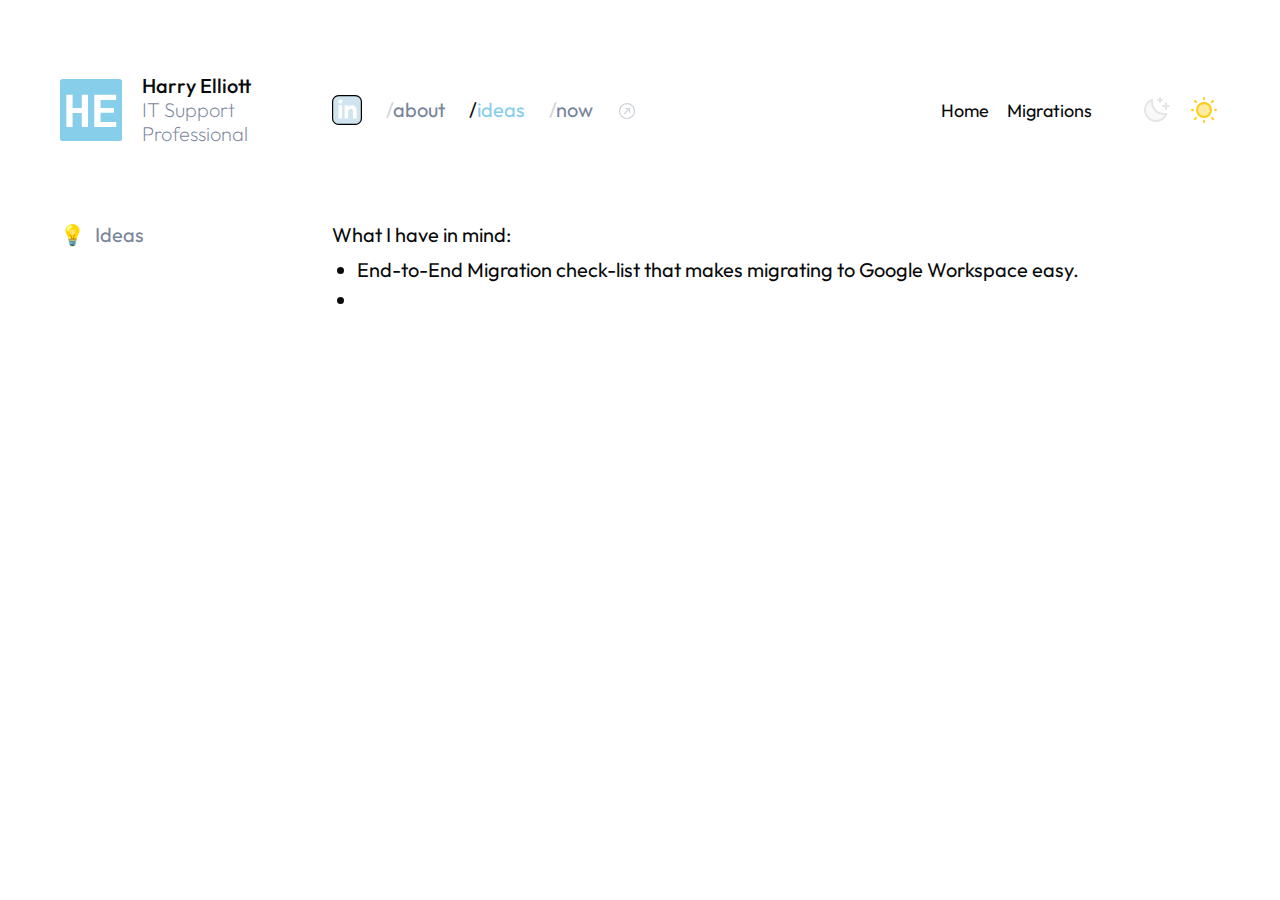
<file: ideas.html>
<!doctype html>
<html class="page-ideas">
  
<!-- Mirrored from jgthms.com/ideas by HTTrack Website Copier/3.x [XR&CO'2014], Tue, 11 Jun 2024 09:29:07 GMT -->
<!-- Added by HTTrack --><meta http-equiv="content-type" content="text/html;charset=utf-8" /><!-- /Added by HTTrack -->
<head>
    <meta charset="utf-8">
<meta name="viewport" content="width=device-width, initial-scale=1">
<link rel="apple-touch-icon" sizes="180x180" href="/favicons/apple-touch-icon.png">
<link rel="icon" type="image/png" sizes="32x32" href="/favicons/favicon-32x32.png">
<link rel="icon" type="image/png" sizes="16x16" href="/favicons/favicon-16x16.png">
<link rel="manifest" href="/favicons/site.webmanifest">
<link rel="mask-icon" href="/favicons/safari-pinned-tab.svg" color="#5bbad5">
<link rel="shortcut icon" href="/favicons/favicon.ico">
<meta name="msapplication-TileColor" content="#da532c">
<meta name="msapplication-config" content="/favicons/browserconfig.xml">
<meta name="theme-color" content="#87CEEB">
<link rel="preconnect" href="https://fonts.googleapis.com/">
<link rel="preconnect" href="https://fonts.gstatic.com/" crossorigin>
<link href="https://fonts.googleapis.com/css2?family=Outfit:wght@400;500;600&amp;display=swap" rel="stylesheet">
<link rel="stylesheet" type="text/css" href="index93d9.css?v=2001">
    <title>
      Ideas
    </title>
    <script type="text/javascript" src="main.js"></script>

    <!-- Google tag (gtag.js) -->
    <script async src="https://www.googletagmanager.com/gtag/js?id=G-HKPTR00M1C"></script>
    <script>
      window.dataLayer = window.dataLayer || [];
      function gtag(){dataLayer.push(arguments);}
      gtag('js', new Date());

      gtag('config', 'G-HKPTR00M1C');
    </script>
  </head>
  <body>
    <main id="main" class="main">
      <section class="flip">
        <header class="header scene">
  <h1 class="me guest">
    <a href="/" class="brand">
      <figure class="jt grow"> 
        <svg viewBox="0 0 500 500" xmlns="http://www.w3.org/2000/svg">
          <path d="M480.74,0H19.26C8.62,0,0,8.5,0,18.98v462.04c0,10.48,8.62,18.98,19.26,18.98h461.48c10.64,0,19.26-8.5,19.26-18.98V18.98c0-10.48-8.62-18.98-19.26-18.98ZM225.53,386.2h-50.03v-111.9h-74.14v111.9h-50.21V127.99h50.21v105.87h74.14v-105.87h50.03v258.21ZM452.81,386.2h-176.54V127.99h176v40.61h-125.25v65.08h107.61v39.37h-107.61v72.89h125.79v40.26Z" style="fill: #87ceeb; stroke-width: 0px;" />
        </svg>
      </figure>
    </a> 

    <p class="title">
      <strong class="name">Harry Elliott</strong>
      <em class="tagline">IT Support Professional</em>
    </p>
  </h1>

  <nav class="links guest chapter-0">
    <a class="link word-delay is-linkedin" target="_blank" href="https://www.linkedin.com/in/harry-elliott-9bb383153/">
      <svg xmlns="http://www.w3.org/2000/svg" width="30" height="30" fill="#000000" viewBox="0 0 25 25">
        <path d="M19.5.5H5.5C2.74.5.5,2.74.5,5.5v14c0,2.76,2.24,5,5,5h14c2.76,0,5-2.24,5-5V5.5c0-2.76-2.24-5-5-5ZM8.5,19.5h-3v-11h3v11ZM7,7.23c-.97,0-1.75-.79-1.75-1.76s.78-1.76,1.75-1.76,1.75.79,1.75,1.76-.78,1.76-1.75,1.76ZM20.5,19.5h-3v-5.6c0-3.37-4-3.11-4,0v5.6h-3v-11h3v1.77c1.4-2.59,7-2.78,7,2.48v6.76Z" class="transparent"/>
        <path d="M19.5.5H5.5C2.74.5.5,2.74.5,5.5v14c0,2.76,2.24,5,5,5h14c2.76,0,5-2.24,5-5V5.5c0-2.76-2.24-5-5-5Z" fill="none" stroke="#000" stroke-miterlimit="10"/>
      </svg>
<!--
    <a class="link word-delay is-github" target="_blank" href="https://github.com/jgthms">
      <svg xmlns="http://www.w3.org/2000/svg" width="32" height="32" fill="#000000" viewBox="0 0 256 256">
        <path d="M208,104v8a48,48,0,0,1-48,48H136a32,32,0,0,1,32,32v40H104V192a32,32,0,0,1,32-32H112a48,48,0,0,1-48-48v-8a49.28,49.28,0,0,1,8.51-27.3A51.92,51.92,0,0,1,76,32a52,52,0,0,1,43.83,24h32.34A52,52,0,0,1,196,32a51.92,51.92,0,0,1,3.49,44.7A49.28,49.28,0,0,1,208,104Z" class="transparent"></path>
        <path d="M208.3,75.68A59.74,59.74,0,0,0,202.93,28,8,8,0,0,0,196,24a59.75,59.75,0,0,0-48,24H124A59.75,59.75,0,0,0,76,24a8,8,0,0,0-6.93,4,59.78,59.78,0,0,0-5.38,47.68A58.14,58.14,0,0,0,56,104v8a56.06,56.06,0,0,0,48.44,55.47A39.8,39.8,0,0,0,96,192v8H72a24,24,0,0,1-24-24A40,40,0,0,0,8,136a8,8,0,0,0,0,16,24,24,0,0,1,24,24,40,40,0,0,0,40,40H96v16a8,8,0,0,0,16,0V192a24,24,0,0,1,48,0v40a8,8,0,0,0,16,0V192a39.8,39.8,0,0,0-8.44-24.53A56.06,56.06,0,0,0,216,112v-8A58,58,0,0,0,208.3,75.68ZM200,112a40,40,0,0,1-40,40H112a40,40,0,0,1-40-40v-8a41.74,41.74,0,0,1,6.9-22.48A8,8,0,0,0,80,73.83a43.81,43.81,0,0,1,.79-33.58,43.88,43.88,0,0,1,32.32,20.06A8,8,0,0,0,119.82,64h32.35a8,8,0,0,0,6.74-3.69,43.87,43.87,0,0,1,32.32-20.06A43.81,43.81,0,0,1,192,73.83a8.09,8.09,0,0,0,1,7.65A41.76,41.76,0,0,1,200,104Z"></path>
      </svg>
    </a>
-->
    <a class="ain-link is-about " href="about.html">about</a>

    <a class="ain-link is-ideas is-active" href="ideas.html">ideas</a>

    <a class="ain-link is-now " href="now.html">now</a>

    <a class="ain-info" href="https://aboutideasnow.com/about" target="_blank" title="Understand the about/ideas/now concept">
      <svg xmlns="http://www.w3.org/2000/svg" width="32" height="32" fill="#000000" viewBox="0 0 256 256"><path d="M168,96v48a8,8,0,0,1-16,0V115.31l-50.34,50.35a8,8,0,0,1-11.32-11.32L140.69,104H112a8,8,0,0,1,0-16h48A8,8,0,0,1,168,96Zm64,32A104,104,0,1,1,128,24,104.11,104.11,0,0,1,232,128Zm-16,0a88,88,0,1,0-88,88A88.1,88.1,0,0,0,216,128Z"></path></svg>
    </a>
  </nav>

  <div class="header-end">
    <nav class="nav guest chapter-1">
      <a class="line is-home " href="/">Home</a>
      <a class="line is-css44 " href="migrations">Migrations</a>
      <!-- <a class="line is-consultency" href="consultancy">Consultency</a> -->
    </nav>

    <div class="seasons guest chapter-2">
      <button id="moon" class="word-delay season is-moon is-off">
        <svg xmlns="http://www.w3.org/2000/svg" width="32" height="32" fill="#4067CC" viewBox="0 0 256 256">
          <path d="M210.69,158.18A88,88,0,1,1,97.82,45.31,96.08,96.08,0,0,0,192,160,96.78,96.78,0,0,0,210.69,158.18Z" class="transparent"></path>
          <path d="M240,96a8,8,0,0,1-8,8H216v16a8,8,0,0,1-16,0V104H184a8,8,0,0,1,0-16h16V72a8,8,0,0,1,16,0V88h16A8,8,0,0,1,240,96ZM144,56h8v8a8,8,0,0,0,16,0V56h8a8,8,0,0,0,0-16h-8V32a8,8,0,0,0-16,0v8h-8a8,8,0,0,0,0,16Zm72.77,97a8,8,0,0,1,1.43,8A96,96,0,1,1,95.07,37.8a8,8,0,0,1,10.6,9.06A88.07,88.07,0,0,0,209.14,150.33,8,8,0,0,1,216.77,153Zm-19.39,14.88c-1.79.09-3.59.14-5.38.14A104.11,104.11,0,0,1,88,64c0-1.79,0-3.59.14-5.38A80,80,0,1,0,197.38,167.86Z"></path>
        </svg>
      </button>

      <button id="sun" class="word-delay season is-sun is-off">
        <svg xmlns="http://www.w3.org/2000/svg" width="32" height="32" fill="#ffcc15" viewBox="0 0 256 256">
          <path d="M184,128a56,56,0,1,1-56-56A56,56,0,0,1,184,128Z" class="transparent"></path>
          <path d="M120,40V32a8,8,0,0,1,16,0v8a8,8,0,0,1-16,0Zm72,88a64,64,0,1,1-64-64A64.07,64.07,0,0,1,192,128Zm-16,0a48,48,0,1,0-48,48A48.05,48.05,0,0,0,176,128ZM58.34,69.66A8,8,0,0,0,69.66,58.34l-8-8A8,8,0,0,0,50.34,61.66Zm0,116.68-8,8a8,8,0,0,0,11.32,11.32l8-8a8,8,0,0,0-11.32-11.32ZM192,72a8,8,0,0,0,5.66-2.34l8-8a8,8,0,0,0-11.32-11.32l-8,8A8,8,0,0,0,192,72Zm5.66,114.34a8,8,0,0,0-11.32,11.32l8,8a8,8,0,0,0,11.32-11.32ZM40,120H32a8,8,0,0,0,0,16h8a8,8,0,0,0,0-16Zm88,88a8,8,0,0,0-8,8v8a8,8,0,0,0,16,0v-8A8,8,0,0,0,128,208Zm96-88h-8a8,8,0,0,0,0,16h8a8,8,0,0,0,0-16Z"></path>
        </svg>
      </button>
    </div>
  </div>
</header>


        <div class="infos">
          
<div class="info">
  <h2 class="info-title">
    <span class="info-emoji">💡</span>
    Ideas
  </h2>

  <div class="info-content">
    
      
<p>What I have in mind:</p>

<ul>
  <li>End-to-End Migration check-list that makes migrating to Google Workspace easy.</li>
  <li></li>
</ul>

    

    
  </div>
</div>

        </div>
      </section>
    </main>
    <script async data-id="8399347875" id="chatling-embed-script" type="text/javascript" src="https://chatling.ai/js/embed.js"></script>
  </body>
</html>
</file>
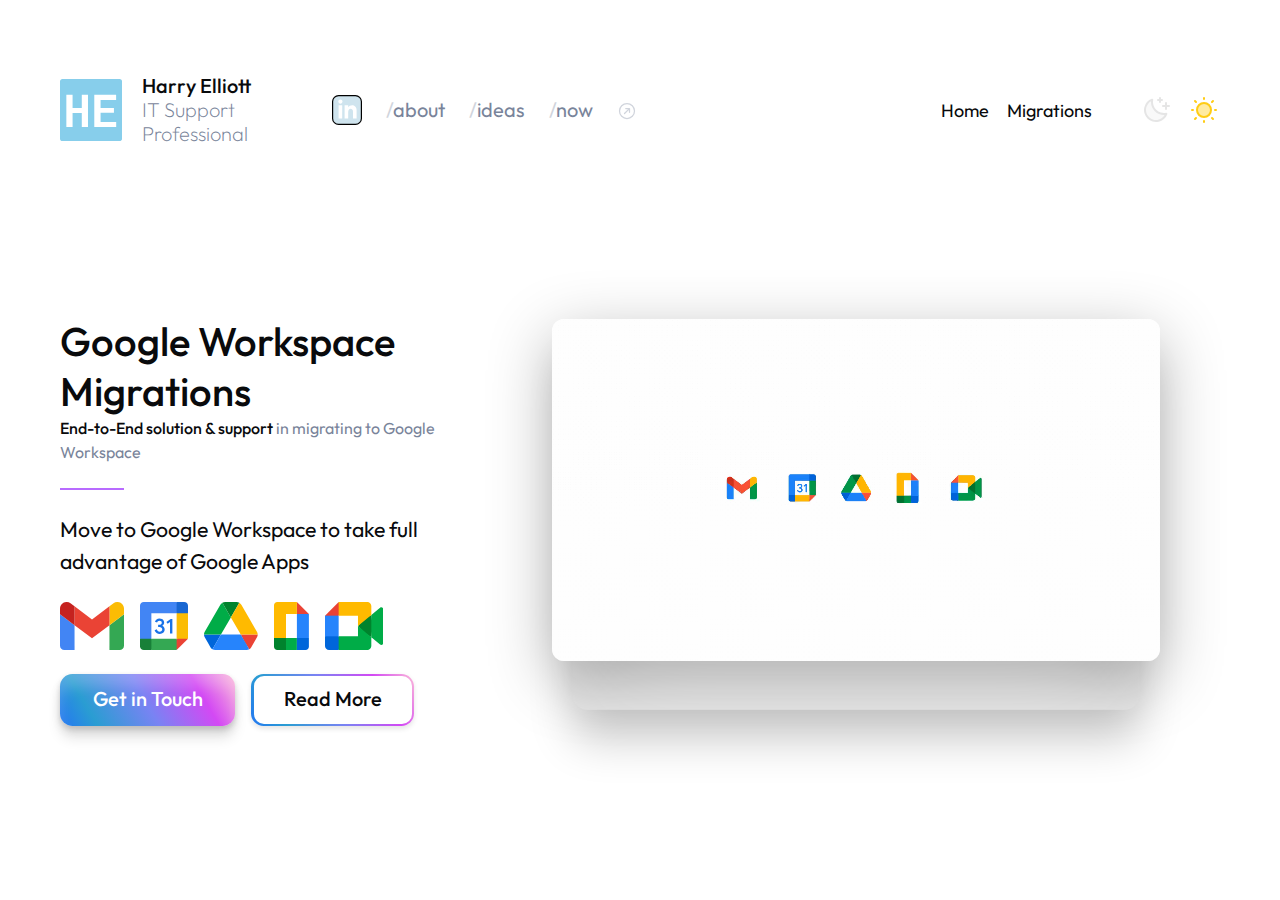
<file: migrations.html>
<!doctype html>
<html class="page-book">
<head>
    <meta charset="utf-8">
<meta name="viewport" content="width=device-width, initial-scale=1">
<link rel="apple-touch-icon" sizes="180x180" href="/favicons/apple-touch-icon.png">
<link rel="icon" type="image/png" sizes="32x32" href="/favicons/favicon-32x32.png">
<link rel="icon" type="image/png" sizes="16x16" href="/favicons/favicon-16x16.png">
<link rel="manifest" href="/favicons/site.webmanifest">
<link rel="mask-icon" href="/favicons/safari-pinned-tab.svg" color="#5bbad5">
<link rel="shortcut icon" href="/favicons/favicon.ico">
<meta name="msapplication-TileColor" content="#da532c">
<meta name="msapplication-config" content="/favicons/browserconfig.xml">
<meta name="theme-color" content="#87CEEB">
<link rel="preconnect" href="https://fonts.googleapis.com/">
<link rel="preconnect" href="https://fonts.gstatic.com/" crossorigin>
<link href="https://fonts.googleapis.com/css2?family=Outfit:wght@400;500;600&amp;display=swap" rel="stylesheet">
<link rel="stylesheet" type="text/css" href="index93d9.css?v=2003">
    <title>
      Google Workspace Migrations
    </title>
    <noscript>
      <style type="text/css">
        .vs-section {
          position: static;
        }

        .season {
          display: none;
        }
      </style>
    </noscript>
    <script type="text/javascript" src="main.js"></script>
    
      <link rel="stylesheet" href="vendor/photoswipe-4.1.3/photoswipe.css">
<link rel="stylesheet" href="vendor/photoswipe-4.1.3/default-skin/default-skin.css">

    <!-- Google tag (gtag.js) -->
    <script async src="https://www.googletagmanager.com/gtag/js?id=G-HKPTR00M1C"></script>
    <script>
      window.dataLayer = window.dataLayer || [];
      function gtag(){dataLayer.push(arguments);}
      gtag('js', new Date());

      gtag('config', 'G-HKPTR00M1C');
    </script>
  </head>
  <body>
    <main id="main" class="main">
  <section class="flip">
    <header class="header scene">
  <h1 class="me guest">
    <a href="/" class="brand">
      <figure class="jt grow"> 
        <svg viewBox="0 0 500 500" xmlns="http://www.w3.org/2000/svg">
          <path d="M480.74,0H19.26C8.62,0,0,8.5,0,18.98v462.04c0,10.48,8.62,18.98,19.26,18.98h461.48c10.64,0,19.26-8.5,19.26-18.98V18.98c0-10.48-8.62-18.98-19.26-18.98ZM225.53,386.2h-50.03v-111.9h-74.14v111.9h-50.21V127.99h50.21v105.87h74.14v-105.87h50.03v258.21ZM452.81,386.2h-176.54V127.99h176v40.61h-125.25v65.08h107.61v39.37h-107.61v72.89h125.79v40.26Z" style="fill: #87ceeb; stroke-width: 0px;" />
        </svg>
      </figure>
    </a> 

    <p class="title">
      <strong class="name">Harry Elliott</strong>
      <em class="tagline">IT Support Professional</em>
    </p>
  </h1>

  <nav class="links guest chapter-0">
    <a class="link word-delay is-linkedin" target="_blank" href="https://www.linkedin.com/in/harry-elliott-9bb383153/">
      <svg xmlns="http://www.w3.org/2000/svg" width="30" height="30" fill="#000000" viewBox="0 0 25 25">
        <path d="M19.5.5H5.5C2.74.5.5,2.74.5,5.5v14c0,2.76,2.24,5,5,5h14c2.76,0,5-2.24,5-5V5.5c0-2.76-2.24-5-5-5ZM8.5,19.5h-3v-11h3v11ZM7,7.23c-.97,0-1.75-.79-1.75-1.76s.78-1.76,1.75-1.76,1.75.79,1.75,1.76-.78,1.76-1.75,1.76ZM20.5,19.5h-3v-5.6c0-3.37-4-3.11-4,0v5.6h-3v-11h3v1.77c1.4-2.59,7-2.78,7,2.48v6.76Z" class="transparent"/>
        <path d="M19.5.5H5.5C2.74.5.5,2.74.5,5.5v14c0,2.76,2.24,5,5,5h14c2.76,0,5-2.24,5-5V5.5c0-2.76-2.24-5-5-5Z" fill="none" stroke="#000" stroke-miterlimit="10"/>
      </svg>

<a class="ain-link is-about " href="about">about</a>

<a class="ain-link is-ideas " href="ideas">ideas</a>

<a class="ain-link is-now " href="now">now</a>

<a class="ain-info" href="https://aboutideasnow.com/about" target="_blank" title="Understand the about/ideas/now concept">
  <svg xmlns="http://www.w3.org/2000/svg" width="32" height="32" fill="#000000" viewBox="0 0 256 256"><path d="M168,96v48a8,8,0,0,1-16,0V115.31l-50.34,50.35a8,8,0,0,1-11.32-11.32L140.69,104H112a8,8,0,0,1,0-16h48A8,8,0,0,1,168,96Zm64,32A104,104,0,1,1,128,24,104.11,104.11,0,0,1,232,128Zm-16,0a88,88,0,1,0-88,88A88.1,88.1,0,0,0,216,128Z"></path></svg>
</a>
</nav>

  <div class="header-end">
    <nav class="nav guest chapter-1">
      <a class="line is-home " href="/"">Home</a>
      <a class="line is-css44 is-active" href="migrations">Migrations</a>
      <!-- <a class="line is-consultency" href="consultancy">Consultency</a> -->
    </nav>

    <div class="seasons guest chapter-2">
      <button id="moon" class="word-delay season is-moon is-off">
        <svg xmlns="http://www.w3.org/2000/svg" width="32" height="32" fill="#4067CC" viewBox="0 0 256 256">
          <path d="M210.69,158.18A88,88,0,1,1,97.82,45.31,96.08,96.08,0,0,0,192,160,96.78,96.78,0,0,0,210.69,158.18Z" class="transparent"></path>
          <path d="M240,96a8,8,0,0,1-8,8H216v16a8,8,0,0,1-16,0V104H184a8,8,0,0,1,0-16h16V72a8,8,0,0,1,16,0V88h16A8,8,0,0,1,240,96ZM144,56h8v8a8,8,0,0,0,16,0V56h8a8,8,0,0,0,0-16h-8V32a8,8,0,0,0-16,0v8h-8a8,8,0,0,0,0,16Zm72.77,97a8,8,0,0,1,1.43,8A96,96,0,1,1,95.07,37.8a8,8,0,0,1,10.6,9.06A88.07,88.07,0,0,0,209.14,150.33,8,8,0,0,1,216.77,153Zm-19.39,14.88c-1.79.09-3.59.14-5.38.14A104.11,104.11,0,0,1,88,64c0-1.79,0-3.59.14-5.38A80,80,0,1,0,197.38,167.86Z"></path>
        </svg>
      </button>

      <button id="sun" class="word-delay season is-sun is-off">
        <svg xmlns="http://www.w3.org/2000/svg" width="32" height="32" fill="#ffcc15" viewBox="0 0 256 256">
          <path d="M184,128a56,56,0,1,1-56-56A56,56,0,0,1,184,128Z" class="transparent"></path>
          <path d="M120,40V32a8,8,0,0,1,16,0v8a8,8,0,0,1-16,0Zm72,88a64,64,0,1,1-64-64A64.07,64.07,0,0,1,192,128Zm-16,0a48,48,0,1,0-48,48A48.05,48.05,0,0,0,176,128ZM58.34,69.66A8,8,0,0,0,69.66,58.34l-8-8A8,8,0,0,0,50.34,61.66Zm0,116.68-8,8a8,8,0,0,0,11.32,11.32l8-8a8,8,0,0,0-11.32-11.32ZM192,72a8,8,0,0,0,5.66-2.34l8-8a8,8,0,0,0-11.32-11.32l-8,8A8,8,0,0,0,192,72Zm5.66,114.34a8,8,0,0,0-11.32,11.32l8,8a8,8,0,0,0,11.32-11.32ZM40,120H32a8,8,0,0,0,0,16h8a8,8,0,0,0,0-16Zm88,88a8,8,0,0,0-8,8v8a8,8,0,0,0,16,0v-8A8,8,0,0,0,128,208Zm96-88h-8a8,8,0,0,0,0,16h8a8,8,0,0,0,0-16Z"></path>
        </svg>
      </button>
    </div>
  </div>
</header>


    <div class="book">
      <div class="container">
        <div class="columns is-vcentered">
          <div class="column is-5">
            <div class="intro">
              <header class="intro-header">
                <h1 id="ffTitle" class="title is-1">Google Workspace Migrations</h1>

                <p id="ffTagline" class="subtitle">
                  <span
                    ><span><strong>End-to-End</span>&nbsp;solution & support</strong>&nbsp;<span>in migrating to Google Workspace</span>&nbsp;</span
                  >
                </p>
              </header>

              <hr class="mini-hr">

              <div id="ffDescription" class="intro-body">Move to Google Workspace to take full advantage of Google Apps</div>

              <div class="workspace-logos">
              
                <div class="workspace-logo is-js">
                  <svg xmlns="http://www.w3.org/2000/svg" height="300px" viewBox="52 42 88 66">
                    <path fill="#4285f4" d="M58 108h14V74L52 59v43c0 3.32 2.69 6 6 6" />
                    <path fill="#34a853" d="M120 108h14c3.32 0 6-2.69 6-6V59l-20 15" />
                    <path fill="#fbbc04" d="M120 48v26l20-15v-8c0-7.42-8.47-11.65-14.4-7.2" />
                    <path fill="#ea4335" d="M72 74V48l24 18 24-18v26L96 92" />
                    <path fill="#c5221f" d="M52 51v8l20 15V48l-5.6-4.2c-5.94-4.45-14.4-.22-14.4 7.2" />
                  </svg>
                </div>
              
                <div class="workspace-logo is-calendar">
                  <svg version="1.1" id="Livello_1" xmlns="http://www.w3.org/2000/svg" xmlns:xlink="http://www.w3.org/1999/xlink" height="300px" viewBox="0 0 200 200" enable-background="new 0 0 200 200" xml:space="preserve">
                    <g>
                      <g transform="translate(3.75 3.75)">
                        <path fill="#FFFFFF" d="M148.882,43.618l-47.368-5.263l-57.895,5.263L38.355,96.25l5.263,52.632l52.632,6.579l52.632-6.579
              			l5.263-53.947L148.882,43.618z" />
                        <path fill="#1A73E8" d="M65.211,125.276c-3.934-2.658-6.658-6.539-8.145-11.671l9.132-3.763c0.829,3.158,2.276,5.605,4.342,7.342c2.053,1.737,4.553,2.592,7.474,2.592c2.987,0,5.553-0.908,7.697-2.724s3.224-4.132,3.224-6.934c0-2.868-1.132-5.211-3.395-7.026s-5.105-2.724-8.5-2.724h-5.276v-9.039H76.5c2.921,0,5.382-0.789,7.382-2.368c2-1.579,3-3.737,3-6.487c0-2.447-0.895-4.395-2.684-5.855s-4.053-2.197-6.803-2.197c-2.684,0-4.816,0.711-6.395,2.145s-2.724,3.197-3.447,5.276l-9.039-3.763c1.197-3.395,3.395-6.395,6.618-8.987c3.224-2.592,7.342-3.895,12.342-3.895c3.697,0,7.026,0.711,9.974,2.145c2.947,1.434,5.263,3.421,6.934,5.947c1.671,2.539,2.5,5.382,2.5,8.539c0,3.224-0.776,5.947-2.329,8.184c-1.553,2.237-3.461,3.947-5.724,5.145v0.539c2.987,1.25,5.421,3.158,7.342,5.724c1.908,2.566,2.868,5.632,2.868,9.211s-0.908,6.776-2.724,9.579c-1.816,2.803-4.329,5.013-7.513,6.618c-3.197,1.605-6.789,2.421-10.776,2.421C73.408,129.263,69.145,127.934,65.211,125.276z" />
                        <path fill="#1A73E8" d="M121.25,79.961l-9.974,7.25l-5.013-7.605l17.987-12.974h6.895v61.197h-9.895L121.25,79.961z" />
                        <path fill="#EA4335" d="M148.882,196.25l47.368-47.368l-23.684-10.526l-23.684,10.526l-10.526,23.684L148.882,196.25z" />
                        <path fill="#34A853" d="M33.092,172.566l10.526,23.684h105.263v-47.368H43.618L33.092,172.566z" />
                        <path fill="#4285F4" d="M12.039-3.75C3.316-3.75-3.75,3.316-3.75,12.039v136.842l23.684,10.526l23.684-10.526V43.618h105.263
              			l10.526-23.684L148.882-3.75H12.039z" />
                        <path fill="#188038" d="M-3.75,148.882v31.579c0,8.724,7.066,15.789,15.789,15.789h31.579v-47.368H-3.75z" />
                        <path fill="#FBBC04" d="M148.882,43.618v105.263h47.368V43.618l-23.684-10.526L148.882,43.618z" />
                        <path fill="#1967D2" d="M196.25,43.618V12.039c0-8.724-7.066-15.789-15.789-15.789h-31.579v47.368H196.25z" />
                      </g>
                    </g>
                  </svg>
                </div>

                <div class="workspace-logo is-drive">
                  <svg height="300" viewBox="0 0 87.3 78" xmlns="http://www.w3.org/2000/svg">
                    <path d="m6.6 66.85 3.85 6.65c.8 1.4 1.95 2.5 3.3 3.3l13.75-23.8h-27.5c0 1.55.4 3.1 1.2 4.5z" fill="#0066da"/>
                    <path d="m43.65 25-13.75-23.8c-1.35.8-2.5 1.9-3.3 3.3l-25.4 44a9.06 9.06 0 0 0 -1.2 4.5h27.5z" fill="#00ac47"/>
                    <path d="m73.55 76.8c1.35-.8 2.5-1.9 3.3-3.3l1.6-2.75 7.65-13.25c.8-1.4 1.2-2.95 1.2-4.5h-27.502l5.852 11.5z" fill="#ea4335"/>
                    <path d="m43.65 25 13.75-23.8c-1.35-.8-2.9-1.2-4.5-1.2h-18.5c-1.6 0-3.15.45-4.5 1.2z" fill="#00832d"/>
                    <path d="m59.8 53h-32.3l-13.75 23.8c1.35.8 2.9 1.2 4.5 1.2h50.8c1.6 0 3.15-.45 4.5-1.2z" fill="#2684fc"/>
                    <path d="m73.4 26.5-12.7-22c-.8-1.4-1.95-2.5-3.3-3.3l-13.75 23.8 16.15 28h27.45c0-1.55-.4-3.1-1.2-4.5z" fill="#ffba00"/>
                  </svg>
                </div>

                <div class="workspace-logo is-docs">
                  <svg xmlns="http://www.w3.org/2000/svg" height="300" viewBox="0 0 64 88">
                    <path fill="none" d="M42 22H22v44h20z"/>
                    <path fill="#ea4335" d="M42 0v22h22z"/>
                    <path fill="#ffba00" d="M22 0H6C2.685 0 0 2.685 0 6v60h22V22h20V0z"/>
                    <path fill="#00832d" d="M22 66H0v16c0 3.315 2.685 6 6 6h16z"/>
                    <path fill="#00ac47" d="M42 66H22v22h20z"/>
                    <path fill="#0066da" d="M64 66H42v22h16c3.315 0 6-2.685 6-6z"/>
                    <path fill="#2684fc" d="M42 22v44h22V22z"/>
                  </svg>
                </div>

                <div class="workspace-logo is-meet">
                  <svg xmlns="http://www.w3.org/2000/svg" fill="none" height="300" viewBox="0 0 87.5 72">
                    <path fill="#00832d" d="M49.5 36l8.53 9.75 11.47 7.33 2-17.02-2-16.64-11.69 6.44z"/>
                    <path fill="#0066da" d="M0 51.5V66c0 3.315 2.685 6 6 6h14.5l3-10.96-3-9.54-9.95-3z"/>
                    <path fill="#e94235" d="M20.5 0L0 20.5l10.55 3 9.95-3 2.95-9.41z"/>
                    <path fill="#2684fc" d="M20.5 20.5H0v31h20.5z"/>
                    <path fill="#00ac47" d="M82.6 8.68L69.5 19.42v33.66l13.16 10.79c1.97 1.54 4.85.135 4.85-2.37V11c0-2.535-2.945-3.925-4.91-2.32zM49.5 36v15.5h-29V72h43c3.315 0 6-2.685 6-6V53.08z"/>
                    <path fill="#ffba00" d="M63.5 0h-43v20.5h29V36l20-16.57V6c0-3.315-2.685-6-6-6z"/>
                  </svg>
                </div>

<!--            Example Logo!    
                <div class="workspace-logo is-css">
                  <svg width="298px" height="420px" viewBox="0 0 298 420">
                    <g stroke="none" stroke-width="1" fill="none" fill-rule="evenodd"><g fill-rule="nonzero"><polygon fill="#1572B6" points="27.071 386.155 0 82.535 297.45 82.535 270.354 386.106 148.543 419.876"></polygon><polygon fill="#33A9DC" points="148.727 394.064 247.154 366.776 270.311 107.361 148.727 107.361"></polygon><g transform="translate(54.929000, 141.865000)"><polygon fill="#FFFFFF" points="93.797 75.496 143.072 75.496 146.475 37.364 93.797 37.364 93.797 0.125 93.926 0.125 187.172 0.125 186.279 10.116 177.127 112.732 93.797 112.732"></polygon><polygon fill="#EBEBEB" points="94.02 172.204 93.857 172.25 52.385 161.051 49.733 131.353 29.582 131.353 12.354 131.353 17.57 189.82 93.848 210.996 94.02 210.948"></polygon><polygon fill="#FFFFFF" points="139.907 111.156 135.423 161.026 93.891 172.236 93.891 210.978 170.23 189.82 170.79 183.53 177.268 111.156"></polygon><polygon fill="#EBEBEB" points="93.926 0.125 93.926 23.253 93.926 37.272 93.926 37.364 4.098 37.364 4.098 37.364 3.979 37.364 3.232 28.994 1.535 10.116 0.645 0.125"></polygon><polygon fill="#EBEBEB" points="93.797 75.5 93.797 98.629 93.797 112.646 93.797 112.738 52.969 112.738 52.969 112.738 52.85 112.738 52.104 104.369 50.406 85.491 49.516 75.5"></polygon></g><path class="dark-path" d="M233.093,15.546 L208.405,15.546 L234.079,43.405 L234.079,56.666 L181.197,56.666 L181.197,41.14 L206.866,41.14 L181.197,13.28 L181.197,0 L233.093,0 L233.093,15.546 L233.093,15.546 Z M170.715,15.546 L146.027,15.546 L171.7,43.405 L171.7,56.666 L118.818,56.666 L118.818,41.14 L144.49,41.14 L118.818,13.28 L118.818,0 L170.715,0 L170.715,15.546 L170.715,15.546 Z M108.947,16.177 L82.307,16.177 L82.307,40.49 L108.947,40.49 L108.947,56.666 L63.373,56.666 L63.373,1.42108547e-14 L108.947,1.42108547e-14 L108.947,16.177 Z" fill="#000000"></path></g></g>
                  </svg>
                </div>
-->
              </div>

              <div class="buttons">
                <a class="button is-primary trans" href="mailto:harryelliott16@gmail.com?subject=Google Workspace Migration" target="_blank"
                  ><span><span>Get in Touch</span></span></a
                >
                <a class="button is-secondary trans" href="https://support.google.com/a/answer/6251069?hl=en" target="_blank"
                  ><span><span>Read More</span></span></a>
              </div>
            </div>
          </div>

          <div class="column is-offset-1 is-6">
            <div id="ffPreview" class="preview">
              <figure class="preview-figure">
                <div id="ffShadow" class="preview-shadow"></div>
                <video class="preview-video" width="608" height="405" autoplay="" loop="" playsinline=""><source src="static/google-workspace2.mp4"></video>
              </figure>
              <!--
              <img class="arrow is-light" alt="Learn how to build this" src="static/arrows/light/learn.png" width="234" height="52"><img class="arrow is-dark" alt="Learn how to build this" src="static/arrows/dark/learn.png" width="234" height="52">
            -->
            </div>
          </div>
        </div>
      </div>
    </div>
  </section>
<!--
  <div class="countries">
    <button class="toggle" data-target="continents">
      <span role="img" aria-label="emoji" style="font-size: 1rem; vertical-align: middle;">😲</span>

      <span
        >Already downloaded <strong>10,000+ times</strong> in <span><strong>78</strong> countries</span> across <span><strong>6</strong> continents</span>!</span
      >

      <span role="img" aria-label="emoji" style="font-size: 1rem; vertical-align: middle;">🌍</span>
    </button>

    <div id="continents" class="continents is-hidden">
      <div class="continent-item">
        <p class="continent-name">Africa</p>
        <div class="countries-list">
          <p class="country-item"><span class="country-flag" role="img" aria-label="emoji" style="font-size: 1rem; vertical-align: middle;">🇧🇯</span>Benin</p>
          <p class="country-item"><span class="country-flag" role="img" aria-label="emoji" style="font-size: 1rem; vertical-align: middle;">🇬🇲</span>Gambia</p>
          <p class="country-item"><span class="country-flag" role="img" aria-label="emoji" style="font-size: 1rem; vertical-align: middle;">🇬🇭</span>Ghana</p>
          <p class="country-item"><span class="country-flag" role="img" aria-label="emoji" style="font-size: 1rem; vertical-align: middle;">🇰🇪</span>Kenya</p>
          <p class="country-item"><span class="country-flag" role="img" aria-label="emoji" style="font-size: 1rem; vertical-align: middle;">🇲🇼</span>Malawi</p>
          <p class="country-item"><span class="country-flag" role="img" aria-label="emoji" style="font-size: 1rem; vertical-align: middle;">🇳🇬</span>Nigeria</p>
          <p class="country-item"><span class="country-flag" role="img" aria-label="emoji" style="font-size: 1rem; vertical-align: middle;">🇿🇦</span>South Africa</p>
          <p class="country-item"><span class="country-flag" role="img" aria-label="emoji" style="font-size: 1rem; vertical-align: middle;">🇹🇿</span>Tanzania</p>
        </div>
      </div>

      <div class="continent-item">
        <p class="continent-name">Asia</p>
        <div class="countries-list">
          <p class="country-item"><span class="country-flag" role="img" aria-label="emoji" style="font-size: 1rem; vertical-align: middle;">🇰🇭</span>Cambodia</p>
          <p class="country-item"><span class="country-flag" role="img" aria-label="emoji" style="font-size: 1rem; vertical-align: middle;">🇨🇳</span>China</p>
          <p class="country-item"><span class="country-flag" role="img" aria-label="emoji" style="font-size: 1rem; vertical-align: middle;">🇭🇰</span>Hong Kong</p>
          <p class="country-item"><span class="country-flag" role="img" aria-label="emoji" style="font-size: 1rem; vertical-align: middle;">🇮🇳</span>India</p>
          <p class="country-item"><span class="country-flag" role="img" aria-label="emoji" style="font-size: 1rem; vertical-align: middle;">🇮🇩</span>Indonesia</p>
          <p class="country-item"><span class="country-flag" role="img" aria-label="emoji" style="font-size: 1rem; vertical-align: middle;">🇮🇱</span>Israel</p>
          <p class="country-item"><span class="country-flag" role="img" aria-label="emoji" style="font-size: 1rem; vertical-align: middle;">🇯🇵</span>Japan</p>
          <p class="country-item"><span class="country-flag" role="img" aria-label="emoji" style="font-size: 1rem; vertical-align: middle;">🇰🇷</span>South Korea</p>
          <p class="country-item"><span class="country-flag" role="img" aria-label="emoji" style="font-size: 1rem; vertical-align: middle;">🇲🇴</span>Macao</p>
          <p class="country-item"><span class="country-flag" role="img" aria-label="emoji" style="font-size: 1rem; vertical-align: middle;">🇲🇾</span>Malaysia</p>
          <p class="country-item"><span class="country-flag" role="img" aria-label="emoji" style="font-size: 1rem; vertical-align: middle;">🇵🇭</span>Philippines</p>
          <p class="country-item"><span class="country-flag" role="img" aria-label="emoji" style="font-size: 1rem; vertical-align: middle;">🇶🇦</span>Qatar</p>
          <p class="country-item"><span class="country-flag" role="img" aria-label="emoji" style="font-size: 1rem; vertical-align: middle;">🇸🇦</span>Saudi Arabia</p>
          <p class="country-item"><span class="country-flag" role="img" aria-label="emoji" style="font-size: 1rem; vertical-align: middle;">🇸🇬</span>Singapore</p>
          <p class="country-item"><span class="country-flag" role="img" aria-label="emoji" style="font-size: 1rem; vertical-align: middle;">🇱🇰</span>Sri Lanka</p>
          <p class="country-item"><span class="country-flag" role="img" aria-label="emoji" style="font-size: 1rem; vertical-align: middle;">🇹🇼</span>Taiwan</p>
          <p class="country-item"><span class="country-flag" role="img" aria-label="emoji" style="font-size: 1rem; vertical-align: middle;">🇹🇭</span>Thailand</p>
          <p class="country-item"><span class="country-flag" role="img" aria-label="emoji" style="font-size: 1rem; vertical-align: middle;">🇹🇷</span>Turkey</p>
          <p class="country-item"><span class="country-flag" role="img" aria-label="emoji" style="font-size: 1rem; vertical-align: middle;">🇦🇪</span>United Arab Emirates</p>
          <p class="country-item"><span class="country-flag" role="img" aria-label="emoji" style="font-size: 1rem; vertical-align: middle;">🇻🇳</span>Viet Nam</p>
        </div>
      </div>

      <div class="continent-item">
        <p class="continent-name">Europe</p>
        <div class="countries-list">
          <p class="country-item"><span class="country-flag" role="img" aria-label="emoji" style="font-size: 1rem; vertical-align: middle;">🇦🇹</span>Austria</p>
          <p class="country-item"><span class="country-flag" role="img" aria-label="emoji" style="font-size: 1rem; vertical-align: middle;">🇧🇪</span>Belgium</p>
          <p class="country-item"><span class="country-flag" role="img" aria-label="emoji" style="font-size: 1rem; vertical-align: middle;">🇧🇬</span>Bulgaria</p>
          <p class="country-item"><span class="country-flag" role="img" aria-label="emoji" style="font-size: 1rem; vertical-align: middle;">🇭🇷</span>Croatia</p>
          <p class="country-item"><span class="country-flag" role="img" aria-label="emoji" style="font-size: 1rem; vertical-align: middle;">🇨🇾</span>Cyprus</p>
          <p class="country-item"><span class="country-flag" role="img" aria-label="emoji" style="font-size: 1rem; vertical-align: middle;">🇨🇿</span>Czech Republic</p>
          <p class="country-item"><span class="country-flag" role="img" aria-label="emoji" style="font-size: 1rem; vertical-align: middle;">🇩🇰</span>Denmark</p>
          <p class="country-item"><span class="country-flag" role="img" aria-label="emoji" style="font-size: 1rem; vertical-align: middle;">🇪🇪</span>Estonia</p>
          <p class="country-item"><span class="country-flag" role="img" aria-label="emoji" style="font-size: 1rem; vertical-align: middle;">🇫🇮</span>Finland</p>
          <p class="country-item"><span class="country-flag" role="img" aria-label="emoji" style="font-size: 1rem; vertical-align: middle;">🇫🇷</span>France</p>
          <p class="country-item"><span class="country-flag" role="img" aria-label="emoji" style="font-size: 1rem; vertical-align: middle;">🇩🇪</span>Germany</p>
          <p class="country-item"><span class="country-flag" role="img" aria-label="emoji" style="font-size: 1rem; vertical-align: middle;">🇬🇷</span>Greece</p>
          <p class="country-item"><span class="country-flag" role="img" aria-label="emoji" style="font-size: 1rem; vertical-align: middle;">🇭🇺</span>Hungary</p>
          <p class="country-item"><span class="country-flag" role="img" aria-label="emoji" style="font-size: 1rem; vertical-align: middle;">🇮🇪</span>Ireland</p>
          <p class="country-item"><span class="country-flag" role="img" aria-label="emoji" style="font-size: 1rem; vertical-align: middle;">🇮🇹</span>Italy</p>
          <p class="country-item"><span class="country-flag" role="img" aria-label="emoji" style="font-size: 1rem; vertical-align: middle;">🇱🇹</span>Lithuania</p>
          <p class="country-item"><span class="country-flag" role="img" aria-label="emoji" style="font-size: 1rem; vertical-align: middle;">🇱🇺</span>Luxembourg</p>
          <p class="country-item"><span class="country-flag" role="img" aria-label="emoji" style="font-size: 1rem; vertical-align: middle;">🇲🇹</span>Malta</p>
          <p class="country-item"><span class="country-flag" role="img" aria-label="emoji" style="font-size: 1rem; vertical-align: middle;">🇲🇪</span>Montenegro</p>
          <p class="country-item"><span class="country-flag" role="img" aria-label="emoji" style="font-size: 1rem; vertical-align: middle;">🇳🇱</span>Netherlands</p>
          <p class="country-item"><span class="country-flag" role="img" aria-label="emoji" style="font-size: 1rem; vertical-align: middle;">🇳🇴</span>Norway</p>
          <p class="country-item"><span class="country-flag" role="img" aria-label="emoji" style="font-size: 1rem; vertical-align: middle;">🇵🇱</span>Poland</p>
          <p class="country-item"><span class="country-flag" role="img" aria-label="emoji" style="font-size: 1rem; vertical-align: middle;">🇵🇹</span>Portugal</p>
          <p class="country-item"><span class="country-flag" role="img" aria-label="emoji" style="font-size: 1rem; vertical-align: middle;">🇷🇴</span>Romania</p>
          <p class="country-item"><span class="country-flag" role="img" aria-label="emoji" style="font-size: 1rem; vertical-align: middle;">🇷🇺</span>Russia</p>
          <p class="country-item"><span class="country-flag" role="img" aria-label="emoji" style="font-size: 1rem; vertical-align: middle;">🇷🇸</span>Serbia</p>
          <p class="country-item"><span class="country-flag" role="img" aria-label="emoji" style="font-size: 1rem; vertical-align: middle;">🇸🇰</span>Slovakia</p>
          <p class="country-item"><span class="country-flag" role="img" aria-label="emoji" style="font-size: 1rem; vertical-align: middle;">🇪🇸</span>Spain</p>
          <p class="country-item"><span class="country-flag" role="img" aria-label="emoji" style="font-size: 1rem; vertical-align: middle;">🇸🇪</span>Sweden</p>
          <p class="country-item"><span class="country-flag" role="img" aria-label="emoji" style="font-size: 1rem; vertical-align: middle;">🇨🇭</span>Switzerland</p>
          <p class="country-item"><span class="country-flag" role="img" aria-label="emoji" style="font-size: 1rem; vertical-align: middle;">🇺🇦</span>Ukraine</p>
          <p class="country-item"><span class="country-flag" role="img" aria-label="emoji" style="font-size: 1rem; vertical-align: middle;">🇬🇧</span>United Kingdom</p>
        </div>
      </div>

      <div class="continent-item">
        <p class="continent-name">North America</p>
        <div class="countries-list">
          <p class="country-item"><span class="country-flag" role="img" aria-label="emoji" style="font-size: 1rem; vertical-align: middle;">🇨🇦</span>Canada</p>
          <p class="country-item"><span class="country-flag" role="img" aria-label="emoji" style="font-size: 1rem; vertical-align: middle;">🇩🇴</span>Dominican Republic</p>
          <p class="country-item"><span class="country-flag" role="img" aria-label="emoji" style="font-size: 1rem; vertical-align: middle;">🇬🇹</span>Guatemala</p>
          <p class="country-item"><span class="country-flag" role="img" aria-label="emoji" style="font-size: 1rem; vertical-align: middle;">🇲🇽</span>Mexico</p>
          <p class="country-item"><span class="country-flag" role="img" aria-label="emoji" style="font-size: 1rem; vertical-align: middle;">🇳🇮</span>Nicaragua</p>
          <p class="country-item"><span class="country-flag" role="img" aria-label="emoji" style="font-size: 1rem; vertical-align: middle;">🇵🇷</span>Puerto Rico</p>
          <p class="country-item"><span class="country-flag" role="img" aria-label="emoji" style="font-size: 1rem; vertical-align: middle;">🇺🇸</span>United States</p>
        </div>
      </div>

      <div class="continent-item">
        <p class="continent-name">Oceania</p>
        <div class="countries-list">
          <p class="country-item"><span class="country-flag" role="img" aria-label="emoji" style="font-size: 1rem; vertical-align: middle;">🇦🇺</span>Australia</p>
          <p class="country-item"><span class="country-flag" role="img" aria-label="emoji" style="font-size: 1rem; vertical-align: middle;">🇳🇿</span>New Zealand</p>
          <p class="country-item"><span class="country-flag" role="img" aria-label="emoji" style="font-size: 1rem; vertical-align: middle;">🇵🇬</span>Papua New Guinea</p>
        </div>
      </div>

      <div class="continent-item">
        <p class="continent-name">South America</p>
        <div class="countries-list">
          <p class="country-item"><span class="country-flag" role="img" aria-label="emoji" style="font-size: 1rem; vertical-align: middle;">🇦🇷</span>Argentina</p>
          <p class="country-item"><span class="country-flag" role="img" aria-label="emoji" style="font-size: 1rem; vertical-align: middle;">🇧🇷</span>Brazil</p>
          <p class="country-item"><span class="country-flag" role="img" aria-label="emoji" style="font-size: 1rem; vertical-align: middle;">🇨🇱</span>Chile</p>
          <p class="country-item"><span class="country-flag" role="img" aria-label="emoji" style="font-size: 1rem; vertical-align: middle;">🇨🇴</span>Colombia</p>
          <p class="country-item"><span class="country-flag" role="img" aria-label="emoji" style="font-size: 1rem; vertical-align: middle;">🇪🇨</span>Ecuador</p>
          <p class="country-item"><span class="country-flag" role="img" aria-label="emoji" style="font-size: 1rem; vertical-align: middle;">🇬🇾</span>Guyana</p>
          <p class="country-item"><span class="country-flag" role="img" aria-label="emoji" style="font-size: 1rem; vertical-align: middle;">🇵🇾</span>Paraguay</p>
          <p class="country-item"><span class="country-flag" role="img" aria-label="emoji" style="font-size: 1rem; vertical-align: middle;">🇺🇾</span>Uruguay</p>
        </div>
      </div>
    </div>
  </div>

  <section class="section">
    <div class="container">
      <div class="columns">
        <div class="column is-half">
          <div class="testimonial-item">
            <p class="title testimonial-title"><strong>Thank you so very much</strong> for writing this book, I am loving it!</p>
            <p>CSS has been my weak spot, and I am determined to <strong>develop my skills</strong> in this area.</p>
            <p>Your book has already <strong>blown my mind</strong> in multiple categories that I thought I had previously understood regarding CSS.</p>
            <footer class="testimonial-author"><strong>Rhett Trom</strong>, a happy reader</footer>
          </div>
        </div>

        <div class="column is-half">
          <div class="testimonial-item is-deluxe">
            <p class="title testimonial-title"><strong>Great course</strong>, first time building a page with CSS and JavaScript together!</p>
            <p>Instructions were pretty <strong>easy to follow</strong>, and Jeremy was <strong>quick to respond</strong> regarding a question I had with loading JS.</p>
            <footer class="testimonial-author"><strong>Karen Bellamy</strong>, a beginner in frontend development</footer>
          </div>
        </div>
      </div>
    </div>
  </section>

  <section class="section">
    <div class="container">
      <h2 id="ffHeading" class="steps-title title is-4">
        <span class="shadow is-purple"
          >Learn <strong><span>step</span> <span>by</span> <span>step</span></strong></span
        >
      </h2>

      <div id="steps">
        <div id="" class="pswp-gallery">
          <div class="pswp-thumbnails step-thumbnails">
            <div class="pswp-thumbnail"><img class="zooming" src="static/books/css44/steps/step-01%402x.jpg" with="120" height="90" alt="PhotoSwipe item"></div>
            <div class="pswp-thumbnail"><img class="zooming" src="static/books/css44/steps/step-02%402x.jpg" with="120" height="90" alt="PhotoSwipe item"></div>
            <div class="pswp-thumbnail"><img class="zooming" src="static/books/css44/steps/step-03%402x.jpg" with="120" height="90" alt="PhotoSwipe item"></div>
            <div class="pswp-thumbnail"><img class="zooming" src="static/books/css44/steps/step-04%402x.jpg" with="120" height="90" alt="PhotoSwipe item"></div>
            <div class="pswp-thumbnail"><img class="zooming" src="static/books/css44/steps/step-05%402x.jpg" with="120" height="90" alt="PhotoSwipe item"></div>
          </div>
        </div>
      </div>
    </div>
  </section>

  <section class="section">
    <div class="container">
      <div class="columns">
        <div class="column">
          <div class="learn">
            <h2 class="title is-4"><span class="shadow is-purple">What you will learn</span></h2>

            <ul class="features-list">
              <li class="features-item is-html">
                <span>Set up a valid <strong>HTML5</strong> document</span>
              </li>
              <li class="features-item is-html">
                <span>Write <strong>semantic</strong> markup</span>
              </li>
              <li class="features-item is-html">
                <span>Insert responsive <strong>Retina-ready</strong> images</span>
              </li>
              <li class="features-item is-css">
                <span>Design a <strong>100% responsive</strong> page</span>
              </li>
              <li class="features-item is-css">
                <span>Understand how <strong>media queries</strong> work</span>
              </li>
              <li class="features-item is-css">
                <span>Use <strong>CSS Flexbox</strong> to lay out your components</span>
              </li>
              <li class="features-item is-css">
                <span>Add visual feedback with CSS <strong>Transitions</strong></span>
              </li>
              <li class="features-item is-css">
                <span>Bring your page to life with CSS <strong>Animations</strong></span>
              </li>
              <li class="features-item is-third">
                <span>Make use of <strong>Google Fonts</strong></span>
              </li>
              <li class="features-item is-third">
                <span>Include and style <strong>Font Awesome 5</strong> icons</span>
              </li>
            </ul>
          </div>
        </div>

        <div class="column">
          <div class="learn">
            <h2 class="title is-4"><span class="shadow is-purple">What's included</span></h2>

            <ul class="features-medias">
              <li class="media">
                <div class="media-left"><img src="static/books/css44/icons8-ebook-100.png" alt="Static image" width="50" height="50"></div>
                <div class="media-content">
                  <h3 class="title is-5 is-marginless">44 pages eBook</h3>
                  <p>In pdf format</p>
                </div>
              </li>
              <li class="media">
                <div class="media-left"><img src="static/books/css44/icons8-picture-100.png" alt="Static image" width="50" height="50"></div>
                <div class="media-content">
                  <h3 class="title is-5 is-marginless">Responsive-ready images</h3>
                  <p>To display the optimal image for each device</p>
                </div>
              </li>
              <li class="media">
                <div class="media-left"><img src="static/books/css44/icons8-rules-100.png" alt="Static image" width="50" height="50"></div>
                <div class="media-content">
                  <h3 class="title is-5 is-marginless">6 CSS best practices</h3>
                  <p>The best practices I've acquired over a decade</p>
                </div>
              </li>
            </ul>

            <ul class="features-medias is-deluxe">
              <li class="media">
                <div class="media-left"><img src="static/books/css44/icons8-code-file-100.png" alt="Static image" width="50" height="50"></div>
                <div class="media-content">
                  <h3 class="title is-5 is-marginless">Full source code</h3>
                  <p>So you can play with the final result instantly</p>
                </div>
              </li>
              <li class="media">
                <div class="media-left"><img src="static/books/css44/icons8-diversity-100.png" alt="Static image" width="50" height="50"></div>
                <div class="media-content">
                  <h3 class="title is-5 is-marginless">4 design variations</h3>
                  <p>See how you can set your own style</p>
                </div>
              </li>
            </ul>
          </div>
        </div>
      </div>
    </div>
  </section>

  <section class="section">
    <div class="container">
      <div class="testimonial-item is-three">
        <p class="title testimonial-title">CSS in 44 minutes gave me <strong>everything I need</strong> to get started on the front end.</p>
        <p>I have worked as a <strong>backend developer</strong> for 5 years. When I first started coding, any kind of frontend work <strong>felt like a mess</strong>, so I always avoided it.</p>
        <p>That is, until I stumbled on CSS in 44 minutes.</p>
        <p>A <strong>concise</strong>, <strong>simple</strong> and <strong>appropriately opinionated</strong> guide, I strongly recommend reading this book.</p>
        <footer class="testimonial-author"><strong>Jonathan Meier</strong>, a backend developer going fullstack</footer>
      </div>
    </div>
  </section>

  <figure class="cover"><img src="static/books/css44/cover/css-in-44-minutes-book-cover.png" srcset="/static/books/css44/cover/css-in-44-minutes-book-cover.png 1x, /static/books/css44/cover/css-in-44-minutes-book-cover@2x.png 2x, /static/books/css44/cover/css-in-44-minutes-book-cover@3x.png 3x" alt="CSS in 44 minutes book cover" width="252" height="352"><img class="arrow is-light arrow-printed" alt="What the book would look like if it was actually printed!" src="static/arrows/light/printed.png" width="294" height="79"><img class="arrow is-dark arrow-printed" alt="What the book would look like if it was actually printed!" src="static/arrows/dark/printed.png" width="294" height="79"></figure>

  <section id="buy" class="section">
    <div class="container">
      <div class="columns is-options">
        <div class="column is-half buy-option is-regular">
          <h2 class="title is-4"><strong>Regular</strong>&nbsp;<span class="buy-price">$15</span></h2>

          <div class="buy-body is-regular">
            <ul class="buy-files">
              <li class="media">
                <div class="media-left"><img src="static/books/css44/icons8-ebook-100.png" alt="Static image" width="25" height="25"></div>
                <div class="media-content"><strong>Ebook</strong> 44 pages pdf</div>
              </li>
              <li class="media">
                <div class="media-left"><img src="static/books/css44/icons8-picture-100.png" alt="Static image" width="25" height="25"></div>
                <div class="media-content"><strong>Assets</strong> 5 images + 1 CSS reset</div>
              </li>
            </ul>

            <div class="buy-cta">
              <a href="https://gum.co/css-44-regular" class="button is-primary" target="_blank">
                <span><span>Buy now</span></span>
              </a>
            </div>
          </div>

          <div class="buy-security">
            <div class="buy-payments"><img src="static/books/css44/payment-cards.png" srcset="/static/books/css44/payment-cards.png 1x, /static/books/css44/payment-cards@2x.png 2x, /static/books/css44/payment-cards@3x.png 3x" alt="Payment cards" width="230" height="30"><a href="https://help.gumroad.com/11167-buyer-faq/what-forms-of-payment-can-i-use-to-buy-on-gumroad" class="external-link-module--component--9f9bb" target="_blank" rel="noopener noreferrer"></a></div>

            <div class="buy-gumroad">
              <img src="static/books/css44/gumroad.png" srcset="/static/books/css44/gumroad.png 1x, /static/books/css44/gumroad@2x.png 2x, /static/books/css44/gumroad@3x.png 3x" alt="Gumroad logo" width="192" height="79">
            </div>
          </div>
        </div>

        <div class="column is-half buy-option is-deluxe">
          <h2 class="title is-4"><strong>Deluxe</strong>&nbsp;<span class="buy-price">$20</span></h2>
          <div class="buy-body is-deluxe">
            <ul class="buy-files">
              <li class="media">
                <div class="media-left"><img src="static/books/css44/icons8-ebook-100.png" alt="Static image" width="25" height="25"></div>
                <div class="media-content"><strong>Ebook</strong> 44 pages pdf</div>
              </li>
              <li class="media">
                <div class="media-left"><img src="static/books/css44/icons8-picture-100.png" alt="Static image" width="25" height="25"></div>
                <div class="media-content"><strong>Assets</strong> 25 images + 5 HTML files + 7 CSS files + 1 JS file</div>
              </li>
              <li class="media">
                <div class="media-left"><img src="static/books/css44/icons8-code-file-100.png" alt="Static image" width="25" height="25"></div>
                <div class="media-content"><strong>Source code</strong> HTML + CSS + JS</div>
              </li>
              <li class="media">
                <div class="media-left"><img src="static/books/css44/icons8-diversity-100.png" alt="Static image" width="25" height="25"></div>
                <div class="media-content"><strong>4 variations</strong> with their HTML and CSS</div>
              </li>
              <li>
                <div class="buy-module--alternatives--d6150">
                  <div id="alternatives">
                    <div id="" class="pswp-gallery">
                      <div class="pswp-thumbnails alternatives-thumbnails">
                        <div class="pswp-thumbnail"><img src="static/books/css44/alternatives/julia-thumbnail%402x.jpg" with="168" height="105" alt="PhotoSwipe item"></div>
                        <div class="pswp-thumbnail"><img src="static/books/css44/alternatives/leon-thumbnail%402x.jpg" with="168" height="105" alt="PhotoSwipe item"></div>
                        <div class="pswp-thumbnail"><img src="static/books/css44/alternatives/oliver-thumbnail%402x.jpg" with="168" height="105" alt="PhotoSwipe item"></div>
                        <div class="pswp-thumbnail"><img src="static/books/css44/alternatives/sam-thumbnail%402x.jpg" with="168" height="105" alt="PhotoSwipe item"></div>
                      </div>
                    </div>
                  </div>
                </div>
              </li>
            </ul>

            <div class="buy-cta">
              <a href="https://gum.co/css-44-deluxe" class="button is-primary" target="_blank">
                <span><span>Buy now</span></span>
              </a>
            </div>
          </div>
        </div>
      </div>
    </div>
  </section>
</main>

<div id="" class="pswp" tabindex="-1" role="dialog" aria-hidden="true">
  <div class="pswp__bg"></div>
  <div class="pswp__scroll-wrap">
    <div class="pswp__container">
      <div class="pswp__item"></div>
      <div class="pswp__item"></div>
      <div class="pswp__item"></div>
    </div>
    <div class="pswp__ui pswp__ui--hidden">
      <div class="pswp__top-bar">
        <div class="pswp__counter"></div>
        <button class="pswp__button pswp__button--close" title="Close (Esc)"></button><button class="pswp__button pswp__button--share" title="Share"></button><button class="pswp__button pswp__button--fs" title="Toggle fullscreen"></button><button class="pswp__button pswp__button--zoom" title="Zoom in/out"></button>
        <div class="pswp__preloader">
          <div class="pswp__preloader__icn">
            <div class="pswp__preloader__cut"><div class="pswp__preloader__donut"></div></div>
          </div>
        </div>
      </div>
      <div class="pswp__share-modal pswp__share-modal--hidden pswp__single-tap"><div class="pswp__share-tooltip"></div></div>
      <button class="pswp__button pswp__button--arrow--left" title="Previous (arrow left)"></button><button class="pswp__button pswp__button--arrow--right" title="Next (arrow right)"></button>
      <div class="pswp__caption"><div class="pswp__caption__center"></div></div>
    </div>
  </div>
</div>
-->
    
      <script src="vendor/photoswipe-4.1.3/photoswipe.min.js"></script>
<script src="vendor/photoswipe-4.1.3/photoswipe-ui-default.min.js"></script>
<script async data-id="8399347875" id="chatling-embed-script" type="text/javascript" src="https://chatling.ai/js/embed.js"></script>

    
  </body>

</html>
</file>
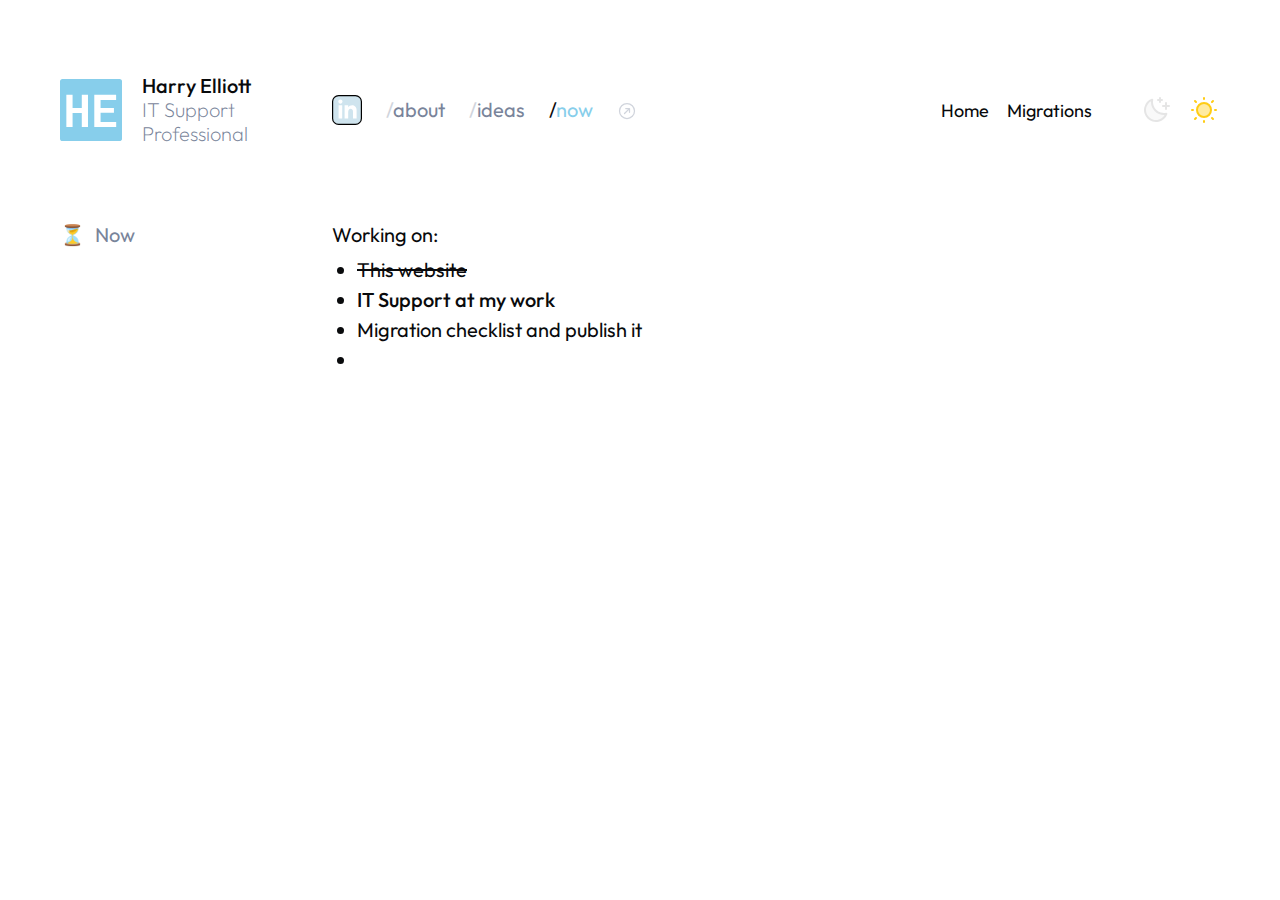
<file: now.html>
<!doctype html>
<html class="page-now">
  
<!-- Mirrored from jgthms.com/now by HTTrack Website Copier/3.x [XR&CO'2014], Tue, 11 Jun 2024 09:29:07 GMT -->
<!-- Added by HTTrack --><meta http-equiv="content-type" content="text/html;charset=utf-8" /><!-- /Added by HTTrack -->
<head>
    <meta charset="utf-8">
<meta name="viewport" content="width=device-width, initial-scale=1">
<link rel="apple-touch-icon" sizes="180x180" href="/favicons/apple-touch-icon.png">
<link rel="icon" type="image/png" sizes="32x32" href="/favicons/favicon-32x32.png">
<link rel="icon" type="image/png" sizes="16x16" href="/favicons/favicon-16x16.png">
<link rel="manifest" href="/favicons/site.webmanifest">
<link rel="mask-icon" href="/favicons/safari-pinned-tab.svg" color="#5bbad5">
<link rel="shortcut icon" href="/favicons/favicon.ico">
<meta name="msapplication-TileColor" content="#da532c">
<meta name="msapplication-config" content="/favicons/browserconfig.xml">
<meta name="theme-color" content="#87CEEB">
<link rel="preconnect" href="https://fonts.googleapis.com/">
<link rel="preconnect" href="https://fonts.gstatic.com/" crossorigin>
<link href="https://fonts.googleapis.com/css2?family=Outfit:wght@400;500;600&amp;display=swap" rel="stylesheet">
<link rel="stylesheet" type="text/css" href="index93d9.css?v=2001">
    <title>
      Now
    </title>
    <script type="text/javascript" src="main.js"></script>

    <!-- Google tag (gtag.js) -->
    <script async src="https://www.googletagmanager.com/gtag/js?id=G-HKPTR00M1C"></script>
    <script>
      window.dataLayer = window.dataLayer || [];
      function gtag(){dataLayer.push(arguments);}
      gtag('js', new Date());

      gtag('config', 'G-HKPTR00M1C');
    </script>
  </head>
  <body>
    <main id="main" class="main">
      <section class="flip">
        <header class="header scene">
  <h1 class="me guest">
    <a href="index" class="brand">
      <figure class="jt grow"> 
        <svg viewBox="0 0 500 500" xmlns="http://www.w3.org/2000/svg">
          <path d="M480.74,0H19.26C8.62,0,0,8.5,0,18.98v462.04c0,10.48,8.62,18.98,19.26,18.98h461.48c10.64,0,19.26-8.5,19.26-18.98V18.98c0-10.48-8.62-18.98-19.26-18.98ZM225.53,386.2h-50.03v-111.9h-74.14v111.9h-50.21V127.99h50.21v105.87h74.14v-105.87h50.03v258.21ZM452.81,386.2h-176.54V127.99h176v40.61h-125.25v65.08h107.61v39.37h-107.61v72.89h125.79v40.26Z" style="fill: #87ceeb; stroke-width: 0px;" />
        </svg>
      </figure>
    </a> 

    <p class="title">
      <strong class="name">Harry Elliott</strong>
      <em class="tagline">IT Support Professional</em>
    </p>
  </h1>

  <nav class="links guest chapter-0">
    <a class="link word-delay is-linkedin" target="_blank" href="https://www.linkedin.com/in/harry-elliott-9bb383153/">
      <svg xmlns="http://www.w3.org/2000/svg" width="30" height="30" fill="#000000" viewBox="0 0 25 25">
        <path d="M19.5.5H5.5C2.74.5.5,2.74.5,5.5v14c0,2.76,2.24,5,5,5h14c2.76,0,5-2.24,5-5V5.5c0-2.76-2.24-5-5-5ZM8.5,19.5h-3v-11h3v11ZM7,7.23c-.97,0-1.75-.79-1.75-1.76s.78-1.76,1.75-1.76,1.75.79,1.75,1.76-.78,1.76-1.75,1.76ZM20.5,19.5h-3v-5.6c0-3.37-4-3.11-4,0v5.6h-3v-11h3v1.77c1.4-2.59,7-2.78,7,2.48v6.76Z" class="transparent"/>
        <path d="M19.5.5H5.5C2.74.5.5,2.74.5,5.5v14c0,2.76,2.24,5,5,5h14c2.76,0,5-2.24,5-5V5.5c0-2.76-2.24-5-5-5Z" fill="none" stroke="#000" stroke-miterlimit="10"/>
      </svg>
<!--
    <a class="link word-delay is-github" target="_blank" href="https://github.com/jgthms">
      <svg xmlns="http://www.w3.org/2000/svg" width="32" height="32" fill="#000000" viewBox="0 0 256 256">
        <path d="M208,104v8a48,48,0,0,1-48,48H136a32,32,0,0,1,32,32v40H104V192a32,32,0,0,1,32-32H112a48,48,0,0,1-48-48v-8a49.28,49.28,0,0,1,8.51-27.3A51.92,51.92,0,0,1,76,32a52,52,0,0,1,43.83,24h32.34A52,52,0,0,1,196,32a51.92,51.92,0,0,1,3.49,44.7A49.28,49.28,0,0,1,208,104Z" class="transparent"></path>
        <path d="M208.3,75.68A59.74,59.74,0,0,0,202.93,28,8,8,0,0,0,196,24a59.75,59.75,0,0,0-48,24H124A59.75,59.75,0,0,0,76,24a8,8,0,0,0-6.93,4,59.78,59.78,0,0,0-5.38,47.68A58.14,58.14,0,0,0,56,104v8a56.06,56.06,0,0,0,48.44,55.47A39.8,39.8,0,0,0,96,192v8H72a24,24,0,0,1-24-24A40,40,0,0,0,8,136a8,8,0,0,0,0,16,24,24,0,0,1,24,24,40,40,0,0,0,40,40H96v16a8,8,0,0,0,16,0V192a24,24,0,0,1,48,0v40a8,8,0,0,0,16,0V192a39.8,39.8,0,0,0-8.44-24.53A56.06,56.06,0,0,0,216,112v-8A58,58,0,0,0,208.3,75.68ZM200,112a40,40,0,0,1-40,40H112a40,40,0,0,1-40-40v-8a41.74,41.74,0,0,1,6.9-22.48A8,8,0,0,0,80,73.83a43.81,43.81,0,0,1,.79-33.58,43.88,43.88,0,0,1,32.32,20.06A8,8,0,0,0,119.82,64h32.35a8,8,0,0,0,6.74-3.69,43.87,43.87,0,0,1,32.32-20.06A43.81,43.81,0,0,1,192,73.83a8.09,8.09,0,0,0,1,7.65A41.76,41.76,0,0,1,200,104Z"></path>
      </svg>
    </a>
-->
    <a class="ain-link is-about " href="about">about</a>

    <a class="ain-link is-ideas " href="ideas">ideas</a>

    <a class="ain-link is-now is-active" href="now">now</a>

    <a class="ain-info" href="https://aboutideasnow.com/about" target="_blank" title="Understand the about/ideas/now concept">
      <svg xmlns="http://www.w3.org/2000/svg" width="32" height="32" fill="#000000" viewBox="0 0 256 256"><path d="M168,96v48a8,8,0,0,1-16,0V115.31l-50.34,50.35a8,8,0,0,1-11.32-11.32L140.69,104H112a8,8,0,0,1,0-16h48A8,8,0,0,1,168,96Zm64,32A104,104,0,1,1,128,24,104.11,104.11,0,0,1,232,128Zm-16,0a88,88,0,1,0-88,88A88.1,88.1,0,0,0,216,128Z"></path></svg>
    </a>
  </nav>

  <div class="header-end">
    <nav class="nav guest chapter-1">
      <a class="line is-home " href="/">Home</a>
      <a class="line is-css44 " href="migrations">Migrations</a>
      <!-- <a class="line is-consultency" href="consultancy">Consultency</a> -->
    </nav>

    <div class="seasons guest chapter-2">
      <button id="moon" class="word-delay season is-moon is-off">
        <svg xmlns="http://www.w3.org/2000/svg" width="32" height="32" fill="#4067CC" viewBox="0 0 256 256">
          <path d="M210.69,158.18A88,88,0,1,1,97.82,45.31,96.08,96.08,0,0,0,192,160,96.78,96.78,0,0,0,210.69,158.18Z" class="transparent"></path>
          <path d="M240,96a8,8,0,0,1-8,8H216v16a8,8,0,0,1-16,0V104H184a8,8,0,0,1,0-16h16V72a8,8,0,0,1,16,0V88h16A8,8,0,0,1,240,96ZM144,56h8v8a8,8,0,0,0,16,0V56h8a8,8,0,0,0,0-16h-8V32a8,8,0,0,0-16,0v8h-8a8,8,0,0,0,0,16Zm72.77,97a8,8,0,0,1,1.43,8A96,96,0,1,1,95.07,37.8a8,8,0,0,1,10.6,9.06A88.07,88.07,0,0,0,209.14,150.33,8,8,0,0,1,216.77,153Zm-19.39,14.88c-1.79.09-3.59.14-5.38.14A104.11,104.11,0,0,1,88,64c0-1.79,0-3.59.14-5.38A80,80,0,1,0,197.38,167.86Z"></path>
        </svg>
      </button>

      <button id="sun" class="word-delay season is-sun is-off">
        <svg xmlns="http://www.w3.org/2000/svg" width="32" height="32" fill="#ffcc15" viewBox="0 0 256 256">
          <path d="M184,128a56,56,0,1,1-56-56A56,56,0,0,1,184,128Z" class="transparent"></path>
          <path d="M120,40V32a8,8,0,0,1,16,0v8a8,8,0,0,1-16,0Zm72,88a64,64,0,1,1-64-64A64.07,64.07,0,0,1,192,128Zm-16,0a48,48,0,1,0-48,48A48.05,48.05,0,0,0,176,128ZM58.34,69.66A8,8,0,0,0,69.66,58.34l-8-8A8,8,0,0,0,50.34,61.66Zm0,116.68-8,8a8,8,0,0,0,11.32,11.32l8-8a8,8,0,0,0-11.32-11.32ZM192,72a8,8,0,0,0,5.66-2.34l8-8a8,8,0,0,0-11.32-11.32l-8,8A8,8,0,0,0,192,72Zm5.66,114.34a8,8,0,0,0-11.32,11.32l8,8a8,8,0,0,0,11.32-11.32ZM40,120H32a8,8,0,0,0,0,16h8a8,8,0,0,0,0-16Zm88,88a8,8,0,0,0-8,8v8a8,8,0,0,0,16,0v-8A8,8,0,0,0,128,208Zm96-88h-8a8,8,0,0,0,0,16h8a8,8,0,0,0,0-16Z"></path>
        </svg>
      </button>
    </div>
  </div>
</header>


        <div class="infos">
          
<div class="info">
  <h2 class="info-title">
    <span class="info-emoji">⏳</span>
    Now
  </h2>

  <div class="info-content">
    
      
<p>Working on:</p>

<ul>
  <li><del>This website</del</li>
  <li><strong>IT Support at my work</strong></li>
  <li>Migration checklist and publish it</li>
  <li></li>
</ul>

    

    
  </div>
</div>


        </div>
      </section>
    </main>
    <script async data-id="8399347875" id="chatling-embed-script" type="text/javascript" src="https://chatling.ai/js/embed.js"></script>
  </body>

<!-- Mirrored from jgthms.com/now by HTTrack Website Copier/3.x [XR&CO'2014], Tue, 11 Jun 2024 09:29:07 GMT -->
</html>
</file>
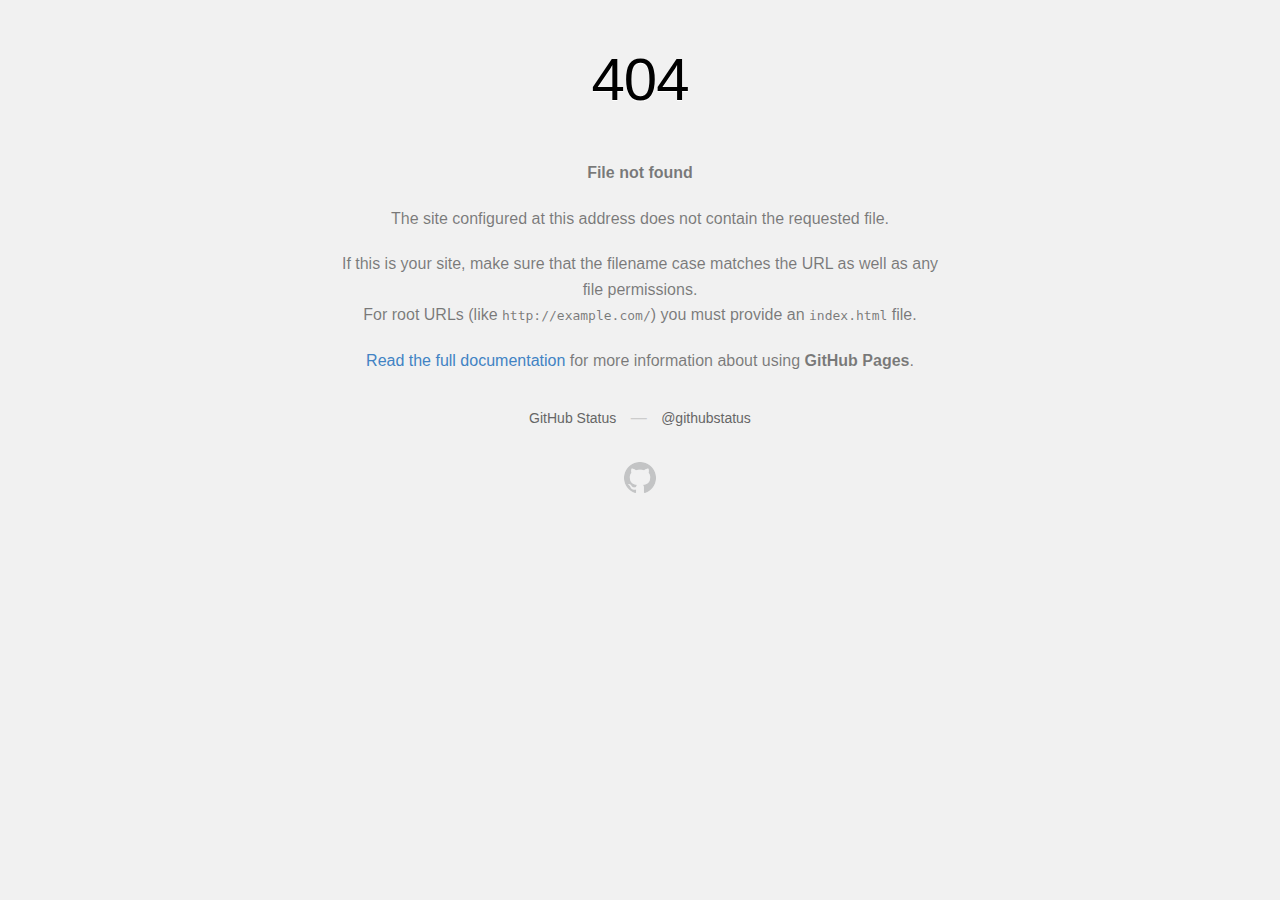
<file: images/empty.html>
<!DOCTYPE html>
<html>
  <head>
    <meta http-equiv="Content-type" content="text/html; charset=utf-8">
    <meta http-equiv="Content-Security-Policy" content="default-src 'none'; style-src 'unsafe-inline'; img-src data:; connect-src 'self'">
    <title>Page not found &middot; GitHub Pages</title>
    <style type="text/css" media="screen">
      body {
        background-color: #f1f1f1;
        margin: 0;
        font-family: "Helvetica Neue", Helvetica, Arial, sans-serif;
      }

      .container { margin: 50px auto 40px auto; width: 600px; text-align: center; }

      a { color: #4183c4; text-decoration: none; }
      a:hover { text-decoration: underline; }

      h1 { width: 800px; position:relative; left: -100px; letter-spacing: -1px; line-height: 60px; font-size: 60px; font-weight: 100; margin: 0px 0 50px 0; text-shadow: 0 1px 0 #fff; }
      p { color: rgba(0, 0, 0, 0.5); margin: 20px 0; line-height: 1.6; }

      ul { list-style: none; margin: 25px 0; padding: 0; }
      li { display: table-cell; font-weight: bold; width: 1%; }

      .logo { display: inline-block; margin-top: 35px; }
      .logo-img-2x { display: none; }
      @media
      only screen and (-webkit-min-device-pixel-ratio: 2),
      only screen and (   min--moz-device-pixel-ratio: 2),
      only screen and (     -o-min-device-pixel-ratio: 2/1),
      only screen and (        min-device-pixel-ratio: 2),
      only screen and (                min-resolution: 192dpi),
      only screen and (                min-resolution: 2dppx) {
        .logo-img-1x { display: none; }
        .logo-img-2x { display: inline-block; }
      }

      #suggestions {
        margin-top: 35px;
        color: #ccc;
      }
      #suggestions a {
        color: #666666;
        font-weight: 200;
        font-size: 14px;
        margin: 0 10px;
      }

    </style>
  </head>
  <body>

    <div class="container">

      <h1>404</h1>
      <p><strong>File not found</strong></p>

      <p>
        The site configured at this address does not
        contain the requested file.
      </p>

      <p>
        If this is your site, make sure that the filename case matches the URL
        as well as any file permissions.<br>
        For root URLs (like <code>http://example.com/</code>) you must provide an
        <code>index.html</code> file.
      </p>

      <p>
        <a href="https://help.github.com/pages/">Read the full documentation</a>
        for more information about using <strong>GitHub Pages</strong>.
      </p>

      <div id="suggestions">
        <a href="https://githubstatus.com">GitHub Status</a> &mdash;
        <a href="https://twitter.com/githubstatus">@githubstatus</a>
      </div>

      <a href="/" class="logo logo-img-1x">
        <img width="32" height="32" title="" alt="" src="[data-uri]">
      </a>

      <a href="/" class="logo logo-img-2x">
        <img width="32" height="32" title="" alt="" src="[data-uri]">
      </a>
    </div>
  </body>
</html>
</file>
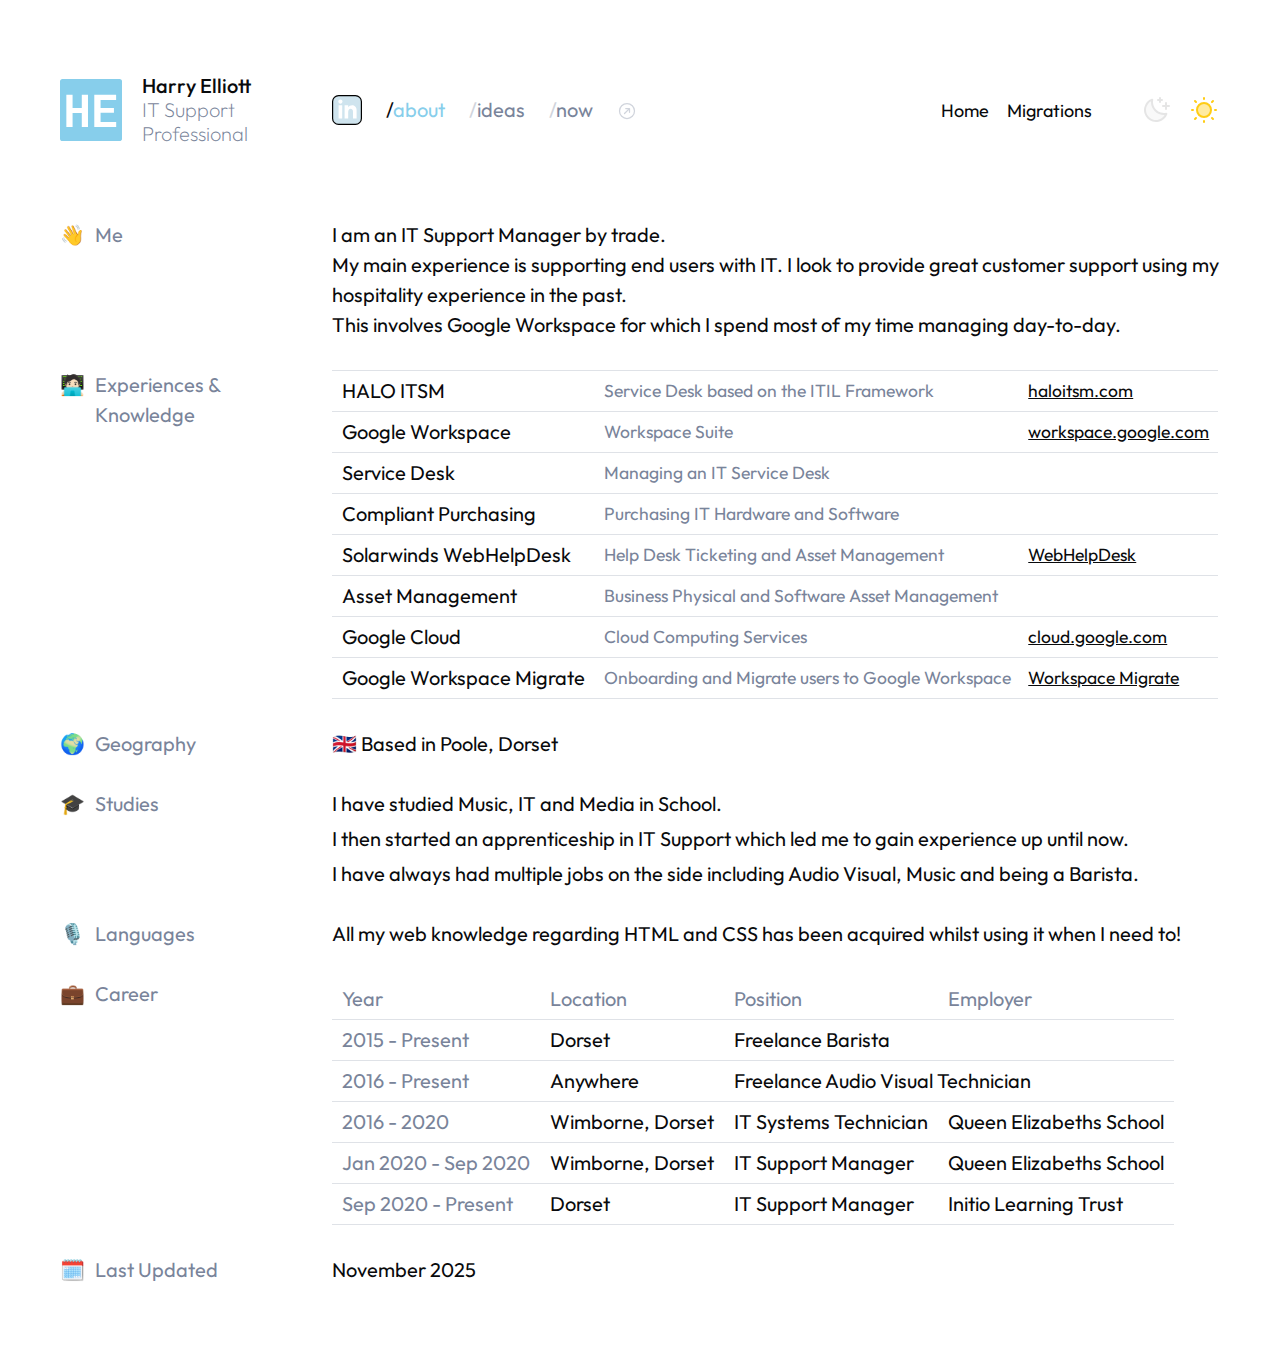
<file: www/about.html>
<!doctype html>
<html class="page-about">
<head>
    <meta charset="utf-8">
<meta name="viewport" content="width=device-width, initial-scale=1">
<link rel="apple-touch-icon" sizes="180x180" href="/favicons/apple-touch-icon.png">
<link rel="icon" type="image/png" sizes="32x32" href="/favicons/favicon-32x32.png">
<link rel="icon" type="image/png" sizes="16x16" href="/favicons/favicon-16x16.png">
<link rel="manifest" href="/favicons/site.webmanifest">
<link rel="mask-icon" href="/favicons/safari-pinned-tab.svg" color="#5bbad5">
<link rel="shortcut icon" href="/favicons/favicon.ico">
<meta name="msapplication-TileColor" content="#da532c">
<meta name="msapplication-config" content="/favicons/browserconfig.xml">
<meta name="theme-color" content="#87CEEB">
<link rel="preconnect" href="https://fonts.googleapis.com/">
<link rel="preconnect" href="https://fonts.gstatic.com/" crossorigin>
<link href="https://fonts.googleapis.com/css2?family=Outfit:wght@400;500;600&amp;display=swap" rel="stylesheet">
<link rel="stylesheet" type="text/css" href="index93d9.css?v=2001">
    <title>
      About
    </title>
    <script type="text/javascript" src="main.js"></script>
  </head>
  <body>
    <main id="main" class="main">
      <section class="flip">
        <header class="header scene">
  <h1 class="me guest">
    <a href="/" class="brand">
      <figure class="jt grow"> 
        <svg viewBox="0 0 500 500" xmlns="http://www.w3.org/2000/svg">
          <path d="M480.74,0H19.26C8.62,0,0,8.5,0,18.98v462.04c0,10.48,8.62,18.98,19.26,18.98h461.48c10.64,0,19.26-8.5,19.26-18.98V18.98c0-10.48-8.62-18.98-19.26-18.98ZM225.53,386.2h-50.03v-111.9h-74.14v111.9h-50.21V127.99h50.21v105.87h74.14v-105.87h50.03v258.21ZM452.81,386.2h-176.54V127.99h176v40.61h-125.25v65.08h107.61v39.37h-107.61v72.89h125.79v40.26Z" style="fill: #87ceeb; stroke-width: 0px;" />
        </svg>
      </figure>
    </a>

    <p class="title">
      <strong class="name">Harry Elliott</strong>
      <em class="tagline">IT Support Professional</em>
    </p>
  </h1>

  <nav class="links guest chapter-0">
    <a class="link word-delay is-linkedin" target="_blank" href="https://www.linkedin.com/in/harry-elliott-9bb383153/">
      <svg xmlns="http://www.w3.org/2000/svg" width="30" height="30" fill="#000000" viewBox="0 0 25 25">
        <path d="M19.5.5H5.5C2.74.5.5,2.74.5,5.5v14c0,2.76,2.24,5,5,5h14c2.76,0,5-2.24,5-5V5.5c0-2.76-2.24-5-5-5ZM8.5,19.5h-3v-11h3v11ZM7,7.23c-.97,0-1.75-.79-1.75-1.76s.78-1.76,1.75-1.76,1.75.79,1.75,1.76-.78,1.76-1.75,1.76ZM20.5,19.5h-3v-5.6c0-3.37-4-3.11-4,0v5.6h-3v-11h3v1.77c1.4-2.59,7-2.78,7,2.48v6.76Z" class="transparent"/>
        <path d="M19.5.5H5.5C2.74.5.5,2.74.5,5.5v14c0,2.76,2.24,5,5,5h14c2.76,0,5-2.24,5-5V5.5c0-2.76-2.24-5-5-5Z" fill="none" stroke="#000" stroke-miterlimit="10"/>
      </svg>

    <a class="ain-link is-about is-active" href="about">about</a>

    <a class="ain-link is-ideas " href="ideas">ideas</a>

    <a class="ain-link is-now " href="now">now</a>

    <a class="ain-info" href="https://aboutideasnow.com/about" target="_blank" title="Understand the about/ideas/now concept">
      <svg xmlns="http://www.w3.org/2000/svg" width="32" height="32" fill="#000000" viewBox="0 0 256 256"><path d="M168,96v48a8,8,0,0,1-16,0V115.31l-50.34,50.35a8,8,0,0,1-11.32-11.32L140.69,104H112a8,8,0,0,1,0-16h48A8,8,0,0,1,168,96Zm64,32A104,104,0,1,1,128,24,104.11,104.11,0,0,1,232,128Zm-16,0a88,88,0,1,0-88,88A88.1,88.1,0,0,0,216,128Z"></path></svg>
    </a>
  </nav>

  <div class="header-end">
    <nav class="nav guest chapter-1">
      <a class="line is-home " href="/">Home</a>
      <a class="line is-css44 " href="migrations">Migrations</a>
      <!-- <a class="line is-consultency" href="consultancy">Consultency</a> -->
    </nav>

    <div class="seasons guest chapter-2">
      <button id="moon" class="word-delay season is-moon is-off">
        <svg xmlns="http://www.w3.org/2000/svg" width="32" height="32" fill="#4067CC" viewBox="0 0 256 256">
          <path d="M210.69,158.18A88,88,0,1,1,97.82,45.31,96.08,96.08,0,0,0,192,160,96.78,96.78,0,0,0,210.69,158.18Z" class="transparent"></path>
          <path d="M240,96a8,8,0,0,1-8,8H216v16a8,8,0,0,1-16,0V104H184a8,8,0,0,1,0-16h16V72a8,8,0,0,1,16,0V88h16A8,8,0,0,1,240,96ZM144,56h8v8a8,8,0,0,0,16,0V56h8a8,8,0,0,0,0-16h-8V32a8,8,0,0,0-16,0v8h-8a8,8,0,0,0,0,16Zm72.77,97a8,8,0,0,1,1.43,8A96,96,0,1,1,95.07,37.8a8,8,0,0,1,10.6,9.06A88.07,88.07,0,0,0,209.14,150.33,8,8,0,0,1,216.77,153Zm-19.39,14.88c-1.79.09-3.59.14-5.38.14A104.11,104.11,0,0,1,88,64c0-1.79,0-3.59.14-5.38A80,80,0,1,0,197.38,167.86Z"></path>
        </svg>
      </button>

      <button id="sun" class="word-delay season is-sun is-off">
        <svg xmlns="http://www.w3.org/2000/svg" width="32" height="32" fill="#ffcc15" viewBox="0 0 256 256">
          <path d="M184,128a56,56,0,1,1-56-56A56,56,0,0,1,184,128Z" class="transparent"></path>
          <path d="M120,40V32a8,8,0,0,1,16,0v8a8,8,0,0,1-16,0Zm72,88a64,64,0,1,1-64-64A64.07,64.07,0,0,1,192,128Zm-16,0a48,48,0,1,0-48,48A48.05,48.05,0,0,0,176,128ZM58.34,69.66A8,8,0,0,0,69.66,58.34l-8-8A8,8,0,0,0,50.34,61.66Zm0,116.68-8,8a8,8,0,0,0,11.32,11.32l8-8a8,8,0,0,0-11.32-11.32ZM192,72a8,8,0,0,0,5.66-2.34l8-8a8,8,0,0,0-11.32-11.32l-8,8A8,8,0,0,0,192,72Zm5.66,114.34a8,8,0,0,0-11.32,11.32l8,8a8,8,0,0,0,11.32-11.32ZM40,120H32a8,8,0,0,0,0,16h8a8,8,0,0,0,0-16Zm88,88a8,8,0,0,0-8,8v8a8,8,0,0,0,16,0v-8A8,8,0,0,0,128,208Zm96-88h-8a8,8,0,0,0,0,16h8a8,8,0,0,0,0-16Z"></path>
        </svg>
      </button>
    </div>
  </div>
</header>


        <div class="infos">
          
<div class="info">
  <h2 class="info-title">
    <span class="info-emoji">👋</span>
    Me
  </h2>

  <div class="info-content">
    
      
<p>I am an IT Support Manager by trade.<br />
My main experience is supporting end users with IT. I look to provide great customer support using my hospitality experience in the past.<br/>
This involves Google Workspace for which I spend most of my time managing day-to-day.</p>

    

    
  </div>
</div>

<div class="info">
  <h2 class="info-title">
    <span class="info-emoji">🧑🏻‍💻</span>
    Experiences & Knowledge
  </h2>

  <div class="info-content">
    

    
      
  <table class="info-table info-projects">
    
      
      <tr>
        <td class="info-project-title">HALO ITSM</td>
        <td class="info-project-description">Service Desk based on the ITIL Framework</td>
        <td class="info-project-url">
          <a href="https://haloitsm.com/">
            haloitsm.com
          </a>
        </td>
      </tr>
    
      
      <tr>
        <td class="info-project-title">Google Workspace</td>
        <td class="info-project-description">Workspace Suite</td>
        <td class="info-project-url">
          <a href="https://workspace.google.com/intl/en_uk/">
            workspace.google.com
          </a>
        </td>
      </tr>
    
      
      <tr>
        <td class="info-project-title">Service Desk</td>
        <td class="info-project-description">Managing an IT Service Desk</td>
        <td class="info-project-url">
        </td>
      </tr>
    
      
      <tr>
        <td class="info-project-title">Compliant Purchasing</td>
        <td class="info-project-description">Purchasing IT Hardware and Software</td>
        <td class="info-project-url">
        </td>
      </tr>
    
      <tr>
        <td class="info-project-title">Solarwinds WebHelpDesk</td>
        <td class="info-project-description">Help Desk Ticketing and Asset Management</td>
        <td class="info-project-url">
          <a href="https://www.solarwinds.com/web-help-desk">
            WebHelpDesk
          </a>
        </td>
      </tr>

      <tr>
        <td class="info-project-title">Asset Management</td>
        <td class="info-project-description">Business Physical and Software Asset Management</td>
        <td class="info-project-url">
        </td>
      </tr>

      <tr>
        <td class="info-project-title">Google Cloud</td>
        <td class="info-project-description">Cloud Computing Services</td>
        <td class="info-project-url">
          <a href="https://cloud.google.com/">
            cloud.google.com
          </a>
        </td>
      </tr>

      <tr>
        <td class="info-project-title">Google Workspace Migrate</td>
        <td class="info-project-description">Onboarding and Migrate users to Google Workspace</td>
        <td class="info-project-url">
          <a href="https://support.google.com/workspacemigrate/answer/9222862?hl=en">
            Workspace Migrate
          </a>
        </td>
      </tr>
      
  </table>

    
  </div>
</div>

<div class="info">
  <h2 class="info-title">
    <span class="info-emoji">🌍</span>
    Geography
  </h2>

  <div class="info-content">
    
      
<p>🇬🇧 Based in Poole, Dorset</p>

 
  </div>
</div>

<div class="info">
  <h2 class="info-title">
    <span class="info-emoji">🎓</span>
    Studies
  </h2>

  <div class="info-content">
    
      
<p>I have studied Music, IT and Media in School.</p>

<p>I then started an apprenticeship in IT Support which led me to gain experience up until now.</p>

<p>I have always had multiple jobs on the side including Audio Visual, Music and being a Barista.</p>

    

    
  </div>
</div>

<div class="info">
  <h2 class="info-title">
    <span class="info-emoji">🎙️</span>
    Languages
  </h2>

  <div class="info-content">
    
      
<p>All my web knowledge regarding HTML and CSS has been acquired whilst using it when I need to!</p>

    

    
  </div>
</div>

<div class="info">
  <h2 class="info-title">
    <span class="info-emoji">💼</span>
    Career
  </h2>

  <div class="info-content">
    

    
      
  <table class="info-table info-projects">
    <thead>
      <tr>
        <td>Year</td>
        <td>Location</td>
        <td>Position</td>
        <td>Employer</td>
      </tr>
    </thead>

    <tbody>
      
      <tr>
        <td class="info-event-year">2015 - Present</td>
        <td class="info-event-location">Dorset</td>
        
          <td class="info-event-position" colspan="2">Freelance Barista</td>
        
      </tr>

      <tr>
        <td class="info-event-year">2016 - Present</td>
        <td class="info-event-location">Anywhere</td>
        
          <td class="info-event-position" colspan="2">Freelance Audio Visual Technician</td>
        
      </tr>

        <tr>
          <td class="info-event-year">2016 - 2020</td>
          <td class="info-event-location">Wimborne, Dorset</td>
          
            <td class="info-event-position">IT Systems Technician</td>
            <td class="info-event-employer">Queen Elizabeths School</td>
          
        </tr>
      
        <tr>
          <td class="info-event-year">Jan 2020 - Sep 2020</td>
          <td class="info-event-location">Wimborne, Dorset</td>
          
            <td class="info-event-position">IT Support Manager</td>
            <td class="info-event-employer">Queen Elizabeths School</td>
          
        </tr>
      
        <tr>
          <td class="info-event-year">Sep 2020 - Present</td>
          <td class="info-event-location">Dorset</td>
          
            <td class="info-event-position">IT Support Manager</td>
            <td class="info-event-employer">Initio Learning Trust</td>
          
        </tr>
          
        </tr>
      
    </tbody>
  </table>

    
  </div>
</div>

<div class="info">
  <h2 class="info-title">
    <span class="info-emoji">🗓️</span>
    Last Updated
  </h2>

  <div class="info-content">


<p>November 2025</p>

    

    
  </div>
</div>

        </div>
      </section>
    </main>

    <script async data-id="8399347875" id="chatling-embed-script" type="text/javascript" src="https://chatling.ai/js/embed.js"></script>
  </body>
</html>
</file>
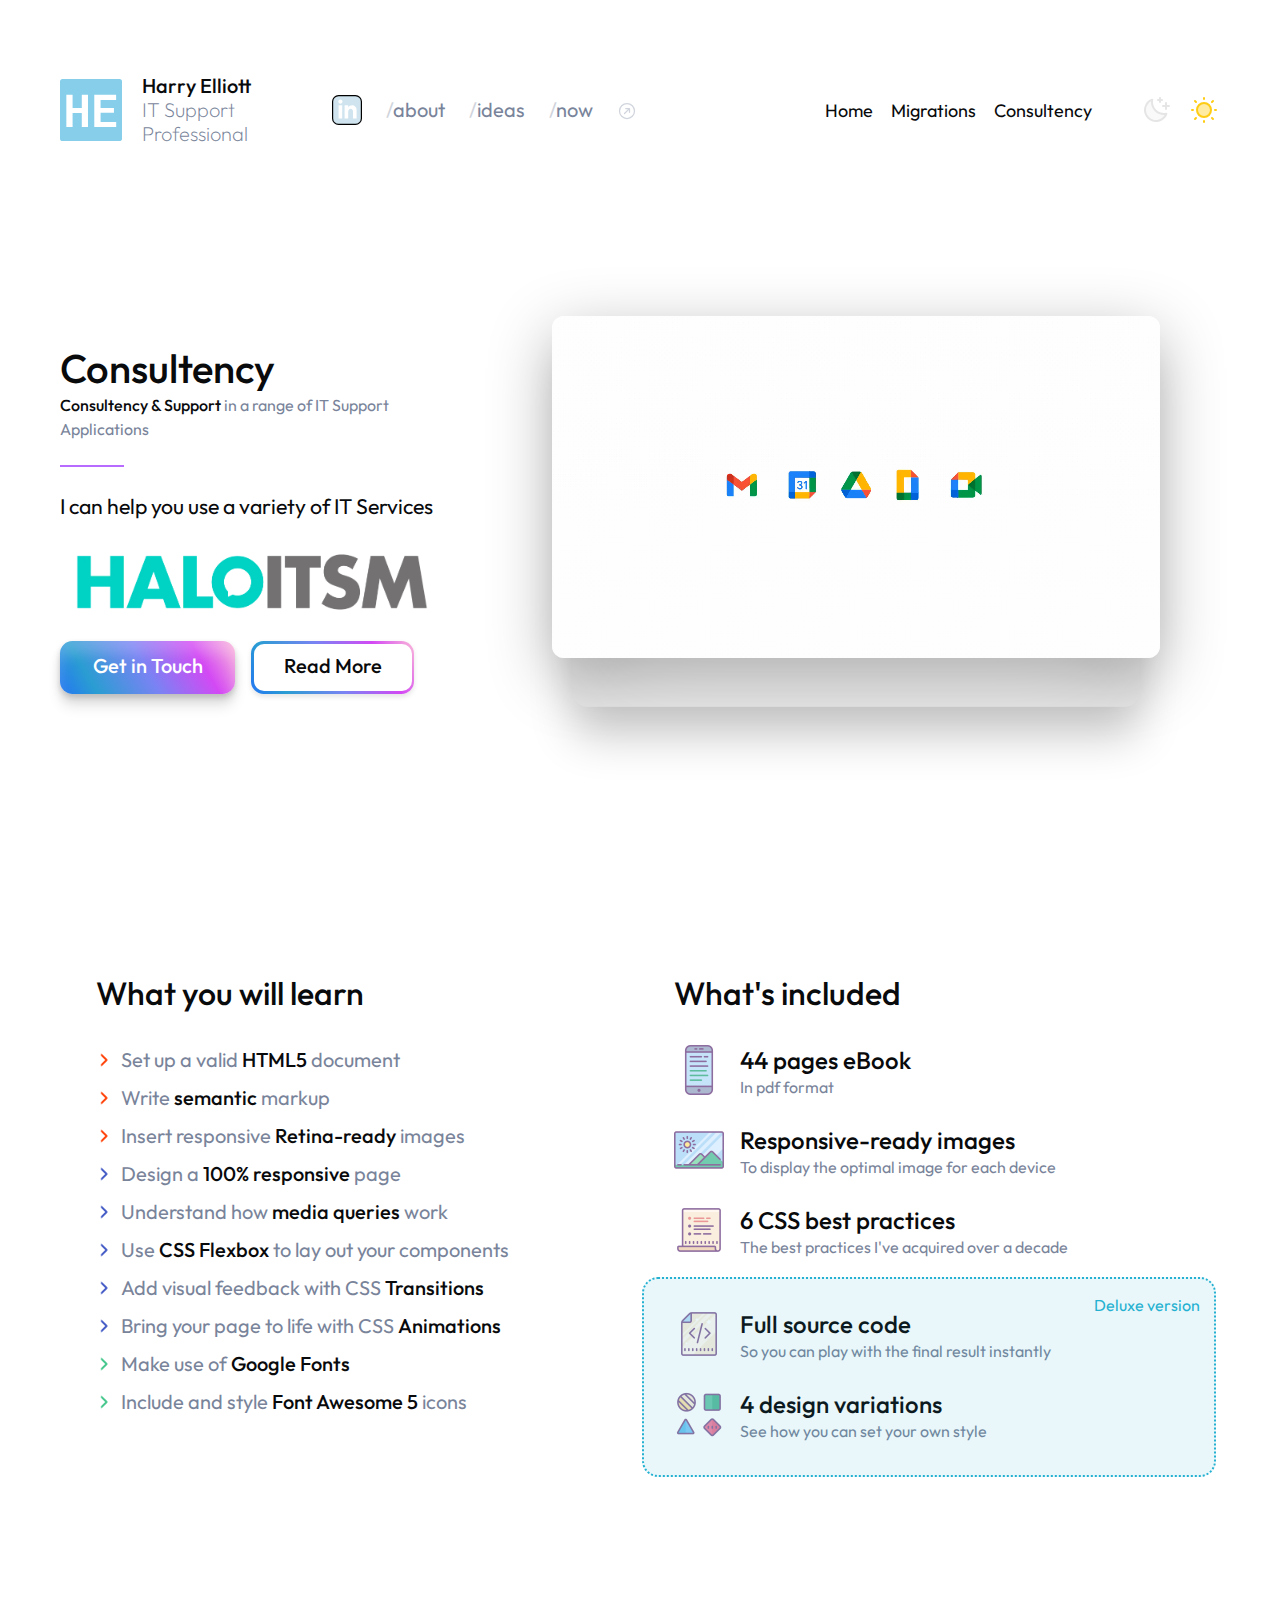
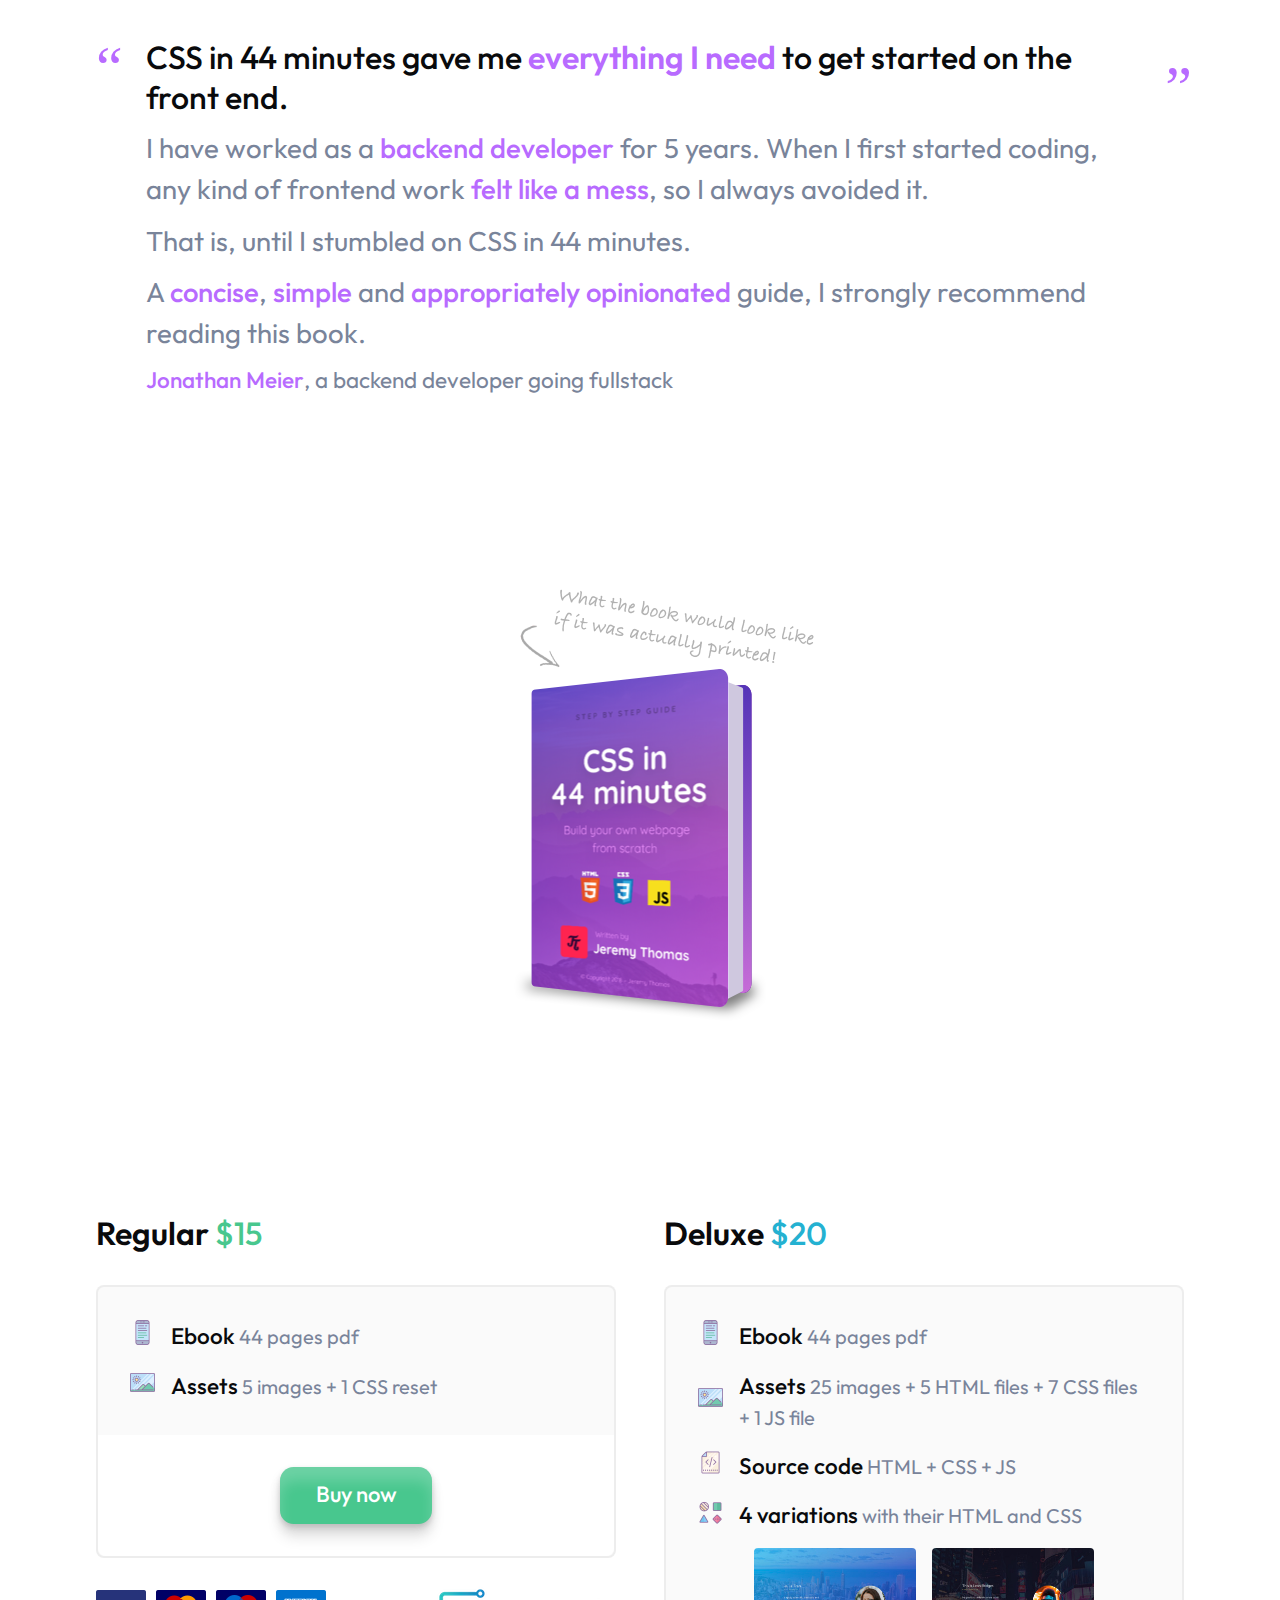
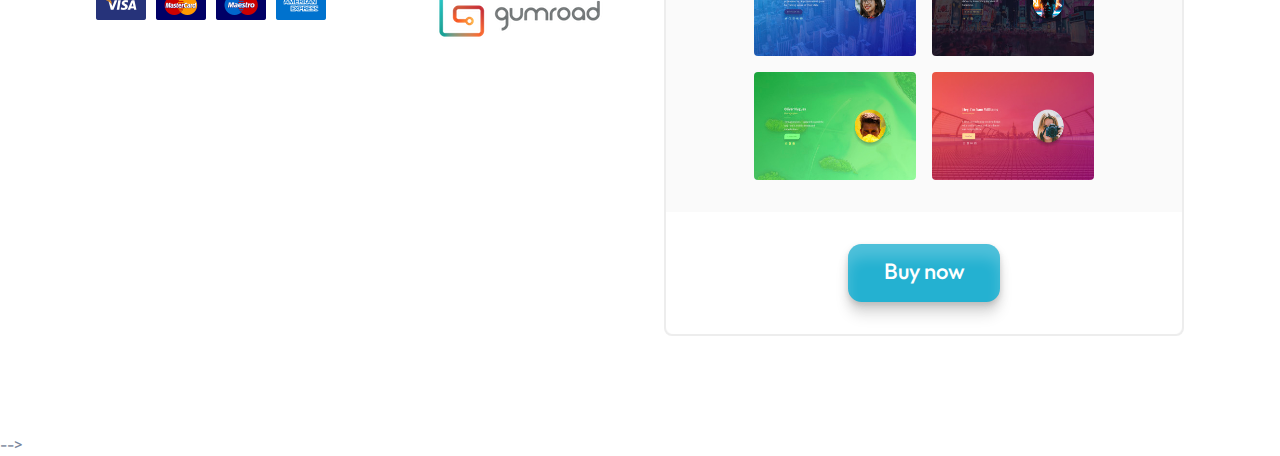
<file: www/consultancy.html>
<!doctype html>
<html class="page-book">
  
<!-- Mirrored from jgthms.com/css-in-44-minutes-ebook by HTTrack Website Copier/3.x [XR&CO'2014], Tue, 11 Jun 2024 09:29:07 GMT -->
<!-- Added by HTTrack --><meta http-equiv="content-type" content="text/html;charset=utf-8" /><!-- /Added by HTTrack -->
<head>
    <meta charset="utf-8">
<meta name="viewport" content="width=device-width, initial-scale=1">
<link rel="apple-touch-icon" sizes="180x180" href="/favicons/apple-touch-icon.png">
<link rel="icon" type="image/png" sizes="32x32" href="/favicons/favicon-32x32.png">
<link rel="icon" type="image/png" sizes="16x16" href="/favicons/favicon-16x16.png">
<link rel="manifest" href="/favicons/site.webmanifest">
<link rel="mask-icon" href="/favicons/safari-pinned-tab.svg" color="#5bbad5">
<link rel="shortcut icon" href="/favicons/favicon.ico">
<meta name="msapplication-TileColor" content="#da532c">
<meta name="msapplication-config" content="/favicons/browserconfig.xml">
<meta name="theme-color" content="#87CEEB">
<link rel="preconnect" href="https://fonts.googleapis.com/">
<link rel="preconnect" href="https://fonts.gstatic.com/" crossorigin>
<link href="https://fonts.googleapis.com/css2?family=Outfit:wght@400;500;600&amp;display=swap" rel="stylesheet">
<link rel="stylesheet" type="text/css" href="index93d9.css?v=2003">
    <title>
      Consultency
    </title>
    <noscript>
      <style type="text/css">
        .vs-section {
          position: static;
        }

        .season {
          display: none;
        }
      </style>
    </noscript>
    <script type="text/javascript" src="main.js"></script>
    
      <link rel="stylesheet" href="vendor/photoswipe-4.1.3/photoswipe.css">
<link rel="stylesheet" href="vendor/photoswipe-4.1.3/default-skin/default-skin.css">

    
  </head>
  <body>
    <main id="main" class="main">
  <section class="flip">
    <header class="header scene">
  <h1 class="me guest">
    <a href="/" class="brand">
      <figure class="jt grow"> 
        <svg viewBox="0 0 500 500" xmlns="http://www.w3.org/2000/svg">
          <path d="M480.74,0H19.26C8.62,0,0,8.5,0,18.98v462.04c0,10.48,8.62,18.98,19.26,18.98h461.48c10.64,0,19.26-8.5,19.26-18.98V18.98c0-10.48-8.62-18.98-19.26-18.98ZM225.53,386.2h-50.03v-111.9h-74.14v111.9h-50.21V127.99h50.21v105.87h74.14v-105.87h50.03v258.21ZM452.81,386.2h-176.54V127.99h176v40.61h-125.25v65.08h107.61v39.37h-107.61v72.89h125.79v40.26Z" style="fill: #87ceeb; stroke-width: 0px;" />
        </svg>
      </figure>
    </a> 

    <p class="title">
      <strong class="name">Harry Elliott</strong>
      <em class="tagline">IT Support Professional</em>
    </p>
  </h1>

  <nav class="links guest chapter-0">
    <a class="link word-delay is-linkedin" target="_blank" href="https://www.linkedin.com/in/harry-elliott-9bb383153/">
      <svg xmlns="http://www.w3.org/2000/svg" width="30" height="30" fill="#000000" viewBox="0 0 25 25">
        <path d="M19.5.5H5.5C2.74.5.5,2.74.5,5.5v14c0,2.76,2.24,5,5,5h14c2.76,0,5-2.24,5-5V5.5c0-2.76-2.24-5-5-5ZM8.5,19.5h-3v-11h3v11ZM7,7.23c-.97,0-1.75-.79-1.75-1.76s.78-1.76,1.75-1.76,1.75.79,1.75,1.76-.78,1.76-1.75,1.76ZM20.5,19.5h-3v-5.6c0-3.37-4-3.11-4,0v5.6h-3v-11h3v1.77c1.4-2.59,7-2.78,7,2.48v6.76Z" class="transparent"/>
        <path d="M19.5.5H5.5C2.74.5.5,2.74.5,5.5v14c0,2.76,2.24,5,5,5h14c2.76,0,5-2.24,5-5V5.5c0-2.76-2.24-5-5-5Z" fill="none" stroke="#000" stroke-miterlimit="10"/>
      </svg>
<!--
    <a class="link word-delay is-github" target="_blank" href="https://github.com/jgthms">
      <svg xmlns="http://www.w3.org/2000/svg" width="32" height="32" fill="#000000" viewBox="0 0 256 256">
        <path d="M208,104v8a48,48,0,0,1-48,48H136a32,32,0,0,1,32,32v40H104V192a32,32,0,0,1,32-32H112a48,48,0,0,1-48-48v-8a49.28,49.28,0,0,1,8.51-27.3A51.92,51.92,0,0,1,76,32a52,52,0,0,1,43.83,24h32.34A52,52,0,0,1,196,32a51.92,51.92,0,0,1,3.49,44.7A49.28,49.28,0,0,1,208,104Z" class="transparent"></path>
        <path d="M208.3,75.68A59.74,59.74,0,0,0,202.93,28,8,8,0,0,0,196,24a59.75,59.75,0,0,0-48,24H124A59.75,59.75,0,0,0,76,24a8,8,0,0,0-6.93,4,59.78,59.78,0,0,0-5.38,47.68A58.14,58.14,0,0,0,56,104v8a56.06,56.06,0,0,0,48.44,55.47A39.8,39.8,0,0,0,96,192v8H72a24,24,0,0,1-24-24A40,40,0,0,0,8,136a8,8,0,0,0,0,16,24,24,0,0,1,24,24,40,40,0,0,0,40,40H96v16a8,8,0,0,0,16,0V192a24,24,0,0,1,48,0v40a8,8,0,0,0,16,0V192a39.8,39.8,0,0,0-8.44-24.53A56.06,56.06,0,0,0,216,112v-8A58,58,0,0,0,208.3,75.68ZM200,112a40,40,0,0,1-40,40H112a40,40,0,0,1-40-40v-8a41.74,41.74,0,0,1,6.9-22.48A8,8,0,0,0,80,73.83a43.81,43.81,0,0,1,.79-33.58,43.88,43.88,0,0,1,32.32,20.06A8,8,0,0,0,119.82,64h32.35a8,8,0,0,0,6.74-3.69,43.87,43.87,0,0,1,32.32-20.06A43.81,43.81,0,0,1,192,73.83a8.09,8.09,0,0,0,1,7.65A41.76,41.76,0,0,1,200,104Z"></path>
      </svg>
    </a>
-->

<a class="ain-link is-about " href="about">about</a>

<a class="ain-link is-ideas " href="ideas">ideas</a>

<a class="ain-link is-now " href="now">now</a>

<a class="ain-info" href="https://aboutideasnow.com/about" target="_blank" title="Understand the about/ideas/now concept">
  <svg xmlns="http://www.w3.org/2000/svg" width="32" height="32" fill="#000000" viewBox="0 0 256 256"><path d="M168,96v48a8,8,0,0,1-16,0V115.31l-50.34,50.35a8,8,0,0,1-11.32-11.32L140.69,104H112a8,8,0,0,1,0-16h48A8,8,0,0,1,168,96Zm64,32A104,104,0,1,1,128,24,104.11,104.11,0,0,1,232,128Zm-16,0a88,88,0,1,0-88,88A88.1,88.1,0,0,0,216,128Z"></path></svg>
</a>
</nav>

  <div class="header-end">
    <nav class="nav guest chapter-1">
      <a class="line is-home " href="/"">Home</a>
      <a class="line is-css44 is-active" href="migrations">Migrations</a>
      <a class="line is-consultency" href="consultancy">Consultency</a>
    </nav>

    <div class="seasons guest chapter-2">
      <button id="moon" class="word-delay season is-moon is-off">
        <svg xmlns="http://www.w3.org/2000/svg" width="32" height="32" fill="#4067CC" viewBox="0 0 256 256">
          <path d="M210.69,158.18A88,88,0,1,1,97.82,45.31,96.08,96.08,0,0,0,192,160,96.78,96.78,0,0,0,210.69,158.18Z" class="transparent"></path>
          <path d="M240,96a8,8,0,0,1-8,8H216v16a8,8,0,0,1-16,0V104H184a8,8,0,0,1,0-16h16V72a8,8,0,0,1,16,0V88h16A8,8,0,0,1,240,96ZM144,56h8v8a8,8,0,0,0,16,0V56h8a8,8,0,0,0,0-16h-8V32a8,8,0,0,0-16,0v8h-8a8,8,0,0,0,0,16Zm72.77,97a8,8,0,0,1,1.43,8A96,96,0,1,1,95.07,37.8a8,8,0,0,1,10.6,9.06A88.07,88.07,0,0,0,209.14,150.33,8,8,0,0,1,216.77,153Zm-19.39,14.88c-1.79.09-3.59.14-5.38.14A104.11,104.11,0,0,1,88,64c0-1.79,0-3.59.14-5.38A80,80,0,1,0,197.38,167.86Z"></path>
        </svg>
      </button>

      <button id="sun" class="word-delay season is-sun is-off">
        <svg xmlns="http://www.w3.org/2000/svg" width="32" height="32" fill="#ffcc15" viewBox="0 0 256 256">
          <path d="M184,128a56,56,0,1,1-56-56A56,56,0,0,1,184,128Z" class="transparent"></path>
          <path d="M120,40V32a8,8,0,0,1,16,0v8a8,8,0,0,1-16,0Zm72,88a64,64,0,1,1-64-64A64.07,64.07,0,0,1,192,128Zm-16,0a48,48,0,1,0-48,48A48.05,48.05,0,0,0,176,128ZM58.34,69.66A8,8,0,0,0,69.66,58.34l-8-8A8,8,0,0,0,50.34,61.66Zm0,116.68-8,8a8,8,0,0,0,11.32,11.32l8-8a8,8,0,0,0-11.32-11.32ZM192,72a8,8,0,0,0,5.66-2.34l8-8a8,8,0,0,0-11.32-11.32l-8,8A8,8,0,0,0,192,72Zm5.66,114.34a8,8,0,0,0-11.32,11.32l8,8a8,8,0,0,0,11.32-11.32ZM40,120H32a8,8,0,0,0,0,16h8a8,8,0,0,0,0-16Zm88,88a8,8,0,0,0-8,8v8a8,8,0,0,0,16,0v-8A8,8,0,0,0,128,208Zm96-88h-8a8,8,0,0,0,0,16h8a8,8,0,0,0,0-16Z"></path>
        </svg>
      </button>
    </div>
  </div>
</header>


    <div class="book">
      <div class="container">
        <div class="columns is-vcentered">
          <div class="column is-5">
            <div class="intro">
              <header class="intro-header">
                <h1 id="ffTitle" class="title is-1">Consultency</h1>

                <p id="ffTagline" class="subtitle">
                  <span
                    ><span><strong>Consultency</span>&nbsp;& Support</strong>&nbsp;<span>in a range of IT Support Applications</span>&nbsp;</span
                  >
                </p>
              </header>

              <hr class="mini-hr">

              <div id="ffDescription" class="intro-body">I can help you use a variety of IT Services</div>

              <div class="consultancy-logos">
              
                <div class="consultancy-logo is-halo">
                  <img src="static/haloitsm_tfgs.1920.webp" alt="HALO ITSM">
                </div>

<!--            Example Logo!    
                <div class="workspace-logo is-css">
                  <svg width="298px" height="420px" viewBox="0 0 298 420">
                    <g stroke="none" stroke-width="1" fill="none" fill-rule="evenodd"><g fill-rule="nonzero"><polygon fill="#1572B6" points="27.071 386.155 0 82.535 297.45 82.535 270.354 386.106 148.543 419.876"></polygon><polygon fill="#33A9DC" points="148.727 394.064 247.154 366.776 270.311 107.361 148.727 107.361"></polygon><g transform="translate(54.929000, 141.865000)"><polygon fill="#FFFFFF" points="93.797 75.496 143.072 75.496 146.475 37.364 93.797 37.364 93.797 0.125 93.926 0.125 187.172 0.125 186.279 10.116 177.127 112.732 93.797 112.732"></polygon><polygon fill="#EBEBEB" points="94.02 172.204 93.857 172.25 52.385 161.051 49.733 131.353 29.582 131.353 12.354 131.353 17.57 189.82 93.848 210.996 94.02 210.948"></polygon><polygon fill="#FFFFFF" points="139.907 111.156 135.423 161.026 93.891 172.236 93.891 210.978 170.23 189.82 170.79 183.53 177.268 111.156"></polygon><polygon fill="#EBEBEB" points="93.926 0.125 93.926 23.253 93.926 37.272 93.926 37.364 4.098 37.364 4.098 37.364 3.979 37.364 3.232 28.994 1.535 10.116 0.645 0.125"></polygon><polygon fill="#EBEBEB" points="93.797 75.5 93.797 98.629 93.797 112.646 93.797 112.738 52.969 112.738 52.969 112.738 52.85 112.738 52.104 104.369 50.406 85.491 49.516 75.5"></polygon></g><path class="dark-path" d="M233.093,15.546 L208.405,15.546 L234.079,43.405 L234.079,56.666 L181.197,56.666 L181.197,41.14 L206.866,41.14 L181.197,13.28 L181.197,0 L233.093,0 L233.093,15.546 L233.093,15.546 Z M170.715,15.546 L146.027,15.546 L171.7,43.405 L171.7,56.666 L118.818,56.666 L118.818,41.14 L144.49,41.14 L118.818,13.28 L118.818,0 L170.715,0 L170.715,15.546 L170.715,15.546 Z M108.947,16.177 L82.307,16.177 L82.307,40.49 L108.947,40.49 L108.947,56.666 L63.373,56.666 L63.373,1.42108547e-14 L108.947,1.42108547e-14 L108.947,16.177 Z" fill="#000000"></path></g></g>
                  </svg>
                </div>
-->
              </div>

              <div class="buttons">
                <a class="button is-primary trans" href="mailto:harryelliott16@gmail.com?subject=Google Workspace Migration" target="_blank"
                  ><span><span>Get in Touch</span></span></a
                >
                <a class="button is-secondary trans" href="https://support.google.com/a/answer/6251069?hl=en" target="_blank"
                  ><span><span>Read More</span></span></a>
              </div>
            </div>
          </div>

          <div class="column is-offset-1 is-6">
            <div id="ffPreview" class="preview">
              <figure class="preview-figure">
                <div id="ffShadow" class="preview-shadow"></div>
                <video class="preview-video" width="608" height="405" autoplay="" loop="" playsinline=""><source src="static/google-workspace2.mp4"></video>
              </figure>
              <!--
              <img class="arrow is-light" alt="Learn how to build this" src="static/arrows/light/learn.png" width="234" height="52"><img class="arrow is-dark" alt="Learn how to build this" src="static/arrows/dark/learn.png" width="234" height="52">
            -->
            </div>
          </div>
        </div>
      </div>
    </div>
  </section>


  <section class="section">
    <div class="container">
      <div class="columns">
        <div class="column">
          <div class="learn">
            <h2 class="title is-4"><span class="shadow is-purple">What you will learn</span></h2>

            <ul class="features-list">
              <li class="features-item is-html">
                <span>Set up a valid <strong>HTML5</strong> document</span>
              </li>
              <li class="features-item is-html">
                <span>Write <strong>semantic</strong> markup</span>
              </li>
              <li class="features-item is-html">
                <span>Insert responsive <strong>Retina-ready</strong> images</span>
              </li>
              <li class="features-item is-css">
                <span>Design a <strong>100% responsive</strong> page</span>
              </li>
              <li class="features-item is-css">
                <span>Understand how <strong>media queries</strong> work</span>
              </li>
              <li class="features-item is-css">
                <span>Use <strong>CSS Flexbox</strong> to lay out your components</span>
              </li>
              <li class="features-item is-css">
                <span>Add visual feedback with CSS <strong>Transitions</strong></span>
              </li>
              <li class="features-item is-css">
                <span>Bring your page to life with CSS <strong>Animations</strong></span>
              </li>
              <li class="features-item is-third">
                <span>Make use of <strong>Google Fonts</strong></span>
              </li>
              <li class="features-item is-third">
                <span>Include and style <strong>Font Awesome 5</strong> icons</span>
              </li>
            </ul>
          </div>
        </div>

        <div class="column">
          <div class="learn">
            <h2 class="title is-4"><span class="shadow is-purple">What's included</span></h2>

            <ul class="features-medias">
              <li class="media">
                <div class="media-left"><img src="static/books/css44/icons8-ebook-100.png" alt="Static image" width="50" height="50"></div>
                <div class="media-content">
                  <h3 class="title is-5 is-marginless">44 pages eBook</h3>
                  <p>In pdf format</p>
                </div>
              </li>
              <li class="media">
                <div class="media-left"><img src="static/books/css44/icons8-picture-100.png" alt="Static image" width="50" height="50"></div>
                <div class="media-content">
                  <h3 class="title is-5 is-marginless">Responsive-ready images</h3>
                  <p>To display the optimal image for each device</p>
                </div>
              </li>
              <li class="media">
                <div class="media-left"><img src="static/books/css44/icons8-rules-100.png" alt="Static image" width="50" height="50"></div>
                <div class="media-content">
                  <h3 class="title is-5 is-marginless">6 CSS best practices</h3>
                  <p>The best practices I've acquired over a decade</p>
                </div>
              </li>
            </ul>

            <ul class="features-medias is-deluxe">
              <li class="media">
                <div class="media-left"><img src="static/books/css44/icons8-code-file-100.png" alt="Static image" width="50" height="50"></div>
                <div class="media-content">
                  <h3 class="title is-5 is-marginless">Full source code</h3>
                  <p>So you can play with the final result instantly</p>
                </div>
              </li>
              <li class="media">
                <div class="media-left"><img src="static/books/css44/icons8-diversity-100.png" alt="Static image" width="50" height="50"></div>
                <div class="media-content">
                  <h3 class="title is-5 is-marginless">4 design variations</h3>
                  <p>See how you can set your own style</p>
                </div>
              </li>
            </ul>
          </div>
        </div>
      </div>
    </div>
  </section>

  <section class="section">
    <div class="container">
      <div class="testimonial-item is-three">
        <p class="title testimonial-title">CSS in 44 minutes gave me <strong>everything I need</strong> to get started on the front end.</p>
        <p>I have worked as a <strong>backend developer</strong> for 5 years. When I first started coding, any kind of frontend work <strong>felt like a mess</strong>, so I always avoided it.</p>
        <p>That is, until I stumbled on CSS in 44 minutes.</p>
        <p>A <strong>concise</strong>, <strong>simple</strong> and <strong>appropriately opinionated</strong> guide, I strongly recommend reading this book.</p>
        <footer class="testimonial-author"><strong>Jonathan Meier</strong>, a backend developer going fullstack</footer>
      </div>
    </div>
  </section>

  <figure class="cover"><img src="static/books/css44/cover/css-in-44-minutes-book-cover.png" srcset="/static/books/css44/cover/css-in-44-minutes-book-cover.png 1x, /static/books/css44/cover/css-in-44-minutes-book-cover@2x.png 2x, /static/books/css44/cover/css-in-44-minutes-book-cover@3x.png 3x" alt="CSS in 44 minutes book cover" width="252" height="352"><img class="arrow is-light arrow-printed" alt="What the book would look like if it was actually printed!" src="static/arrows/light/printed.png" width="294" height="79"><img class="arrow is-dark arrow-printed" alt="What the book would look like if it was actually printed!" src="static/arrows/dark/printed.png" width="294" height="79"></figure>

  <section id="buy" class="section">
    <div class="container">
      <div class="columns is-options">
        <div class="column is-half buy-option is-regular">
          <h2 class="title is-4"><strong>Regular</strong>&nbsp;<span class="buy-price">$15</span></h2>

          <div class="buy-body is-regular">
            <ul class="buy-files">
              <li class="media">
                <div class="media-left"><img src="static/books/css44/icons8-ebook-100.png" alt="Static image" width="25" height="25"></div>
                <div class="media-content"><strong>Ebook</strong> 44 pages pdf</div>
              </li>
              <li class="media">
                <div class="media-left"><img src="static/books/css44/icons8-picture-100.png" alt="Static image" width="25" height="25"></div>
                <div class="media-content"><strong>Assets</strong> 5 images + 1 CSS reset</div>
              </li>
            </ul>

            <div class="buy-cta">
              <a href="https://gum.co/css-44-regular" class="button is-primary" target="_blank">
                <span><span>Buy now</span></span>
              </a>
            </div>
          </div>

          <div class="buy-security">
            <div class="buy-payments"><img src="static/books/css44/payment-cards.png" srcset="/static/books/css44/payment-cards.png 1x, /static/books/css44/payment-cards@2x.png 2x, /static/books/css44/payment-cards@3x.png 3x" alt="Payment cards" width="230" height="30"><a href="https://help.gumroad.com/11167-buyer-faq/what-forms-of-payment-can-i-use-to-buy-on-gumroad" class="external-link-module--component--9f9bb" target="_blank" rel="noopener noreferrer"></a></div>

            <div class="buy-gumroad">
              <img src="static/books/css44/gumroad.png" srcset="/static/books/css44/gumroad.png 1x, /static/books/css44/gumroad@2x.png 2x, /static/books/css44/gumroad@3x.png 3x" alt="Gumroad logo" width="192" height="79">
            </div>
          </div>
        </div>

        <div class="column is-half buy-option is-deluxe">
          <h2 class="title is-4"><strong>Deluxe</strong>&nbsp;<span class="buy-price">$20</span></h2>
          <div class="buy-body is-deluxe">
            <ul class="buy-files">
              <li class="media">
                <div class="media-left"><img src="static/books/css44/icons8-ebook-100.png" alt="Static image" width="25" height="25"></div>
                <div class="media-content"><strong>Ebook</strong> 44 pages pdf</div>
              </li>
              <li class="media">
                <div class="media-left"><img src="static/books/css44/icons8-picture-100.png" alt="Static image" width="25" height="25"></div>
                <div class="media-content"><strong>Assets</strong> 25 images + 5 HTML files + 7 CSS files + 1 JS file</div>
              </li>
              <li class="media">
                <div class="media-left"><img src="static/books/css44/icons8-code-file-100.png" alt="Static image" width="25" height="25"></div>
                <div class="media-content"><strong>Source code</strong> HTML + CSS + JS</div>
              </li>
              <li class="media">
                <div class="media-left"><img src="static/books/css44/icons8-diversity-100.png" alt="Static image" width="25" height="25"></div>
                <div class="media-content"><strong>4 variations</strong> with their HTML and CSS</div>
              </li>
              <li>
                <div class="buy-module--alternatives--d6150">
                  <div id="alternatives">
                    <div id="" class="pswp-gallery">
                      <div class="pswp-thumbnails alternatives-thumbnails">
                        <div class="pswp-thumbnail"><img src="static/books/css44/alternatives/julia-thumbnail%402x.jpg" with="168" height="105" alt="PhotoSwipe item"></div>
                        <div class="pswp-thumbnail"><img src="static/books/css44/alternatives/leon-thumbnail%402x.jpg" with="168" height="105" alt="PhotoSwipe item"></div>
                        <div class="pswp-thumbnail"><img src="static/books/css44/alternatives/oliver-thumbnail%402x.jpg" with="168" height="105" alt="PhotoSwipe item"></div>
                        <div class="pswp-thumbnail"><img src="static/books/css44/alternatives/sam-thumbnail%402x.jpg" with="168" height="105" alt="PhotoSwipe item"></div>
                      </div>
                    </div>
                  </div>
                </div>
              </li>
            </ul>

            <div class="buy-cta">
              <a href="https://gum.co/css-44-deluxe" class="button is-primary" target="_blank">
                <span><span>Buy now</span></span>
              </a>
            </div>
          </div>
        </div>
      </div>
    </div>
  </section>
</main>

<div id="" class="pswp" tabindex="-1" role="dialog" aria-hidden="true">
  <div class="pswp__bg"></div>
  <div class="pswp__scroll-wrap">
    <div class="pswp__container">
      <div class="pswp__item"></div>
      <div class="pswp__item"></div>
      <div class="pswp__item"></div>
    </div>
    <div class="pswp__ui pswp__ui--hidden">
      <div class="pswp__top-bar">
        <div class="pswp__counter"></div>
        <button class="pswp__button pswp__button--close" title="Close (Esc)"></button><button class="pswp__button pswp__button--share" title="Share"></button><button class="pswp__button pswp__button--fs" title="Toggle fullscreen"></button><button class="pswp__button pswp__button--zoom" title="Zoom in/out"></button>
        <div class="pswp__preloader">
          <div class="pswp__preloader__icn">
            <div class="pswp__preloader__cut"><div class="pswp__preloader__donut"></div></div>
          </div>
        </div>
      </div>
      <div class="pswp__share-modal pswp__share-modal--hidden pswp__single-tap"><div class="pswp__share-tooltip"></div></div>
      <button class="pswp__button pswp__button--arrow--left" title="Previous (arrow left)"></button><button class="pswp__button pswp__button--arrow--right" title="Next (arrow right)"></button>
      <div class="pswp__caption"><div class="pswp__caption__center"></div></div>
    </div>
  </div>
</div>
-->
    
      <script src="vendor/photoswipe-4.1.3/photoswipe.min.js"></script>
<script src="vendor/photoswipe-4.1.3/photoswipe-ui-default.min.js"></script>
<script async data-id="8399347875" id="chatling-embed-script" type="text/javascript" src="https://chatling.ai/js/embed.js"></script>

    
  </body>

</html>
</file>
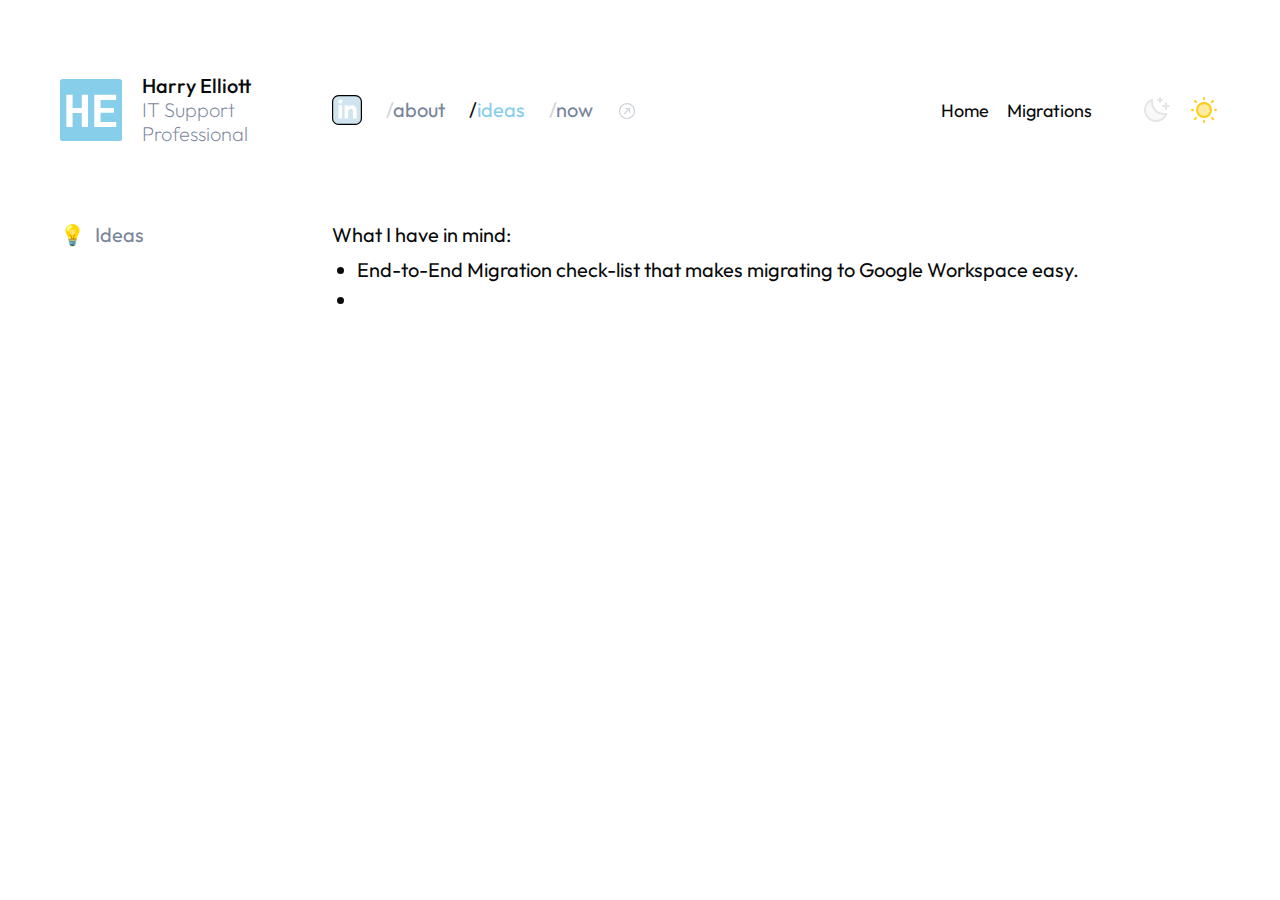
<file: www/ideas.html>
<!doctype html>
<html class="page-ideas">
  
<!-- Mirrored from jgthms.com/ideas by HTTrack Website Copier/3.x [XR&CO'2014], Tue, 11 Jun 2024 09:29:07 GMT -->
<!-- Added by HTTrack --><meta http-equiv="content-type" content="text/html;charset=utf-8" /><!-- /Added by HTTrack -->
<head>
    <meta charset="utf-8">
<meta name="viewport" content="width=device-width, initial-scale=1">
<link rel="apple-touch-icon" sizes="180x180" href="/favicons/apple-touch-icon.png">
<link rel="icon" type="image/png" sizes="32x32" href="/favicons/favicon-32x32.png">
<link rel="icon" type="image/png" sizes="16x16" href="/favicons/favicon-16x16.png">
<link rel="manifest" href="/favicons/site.webmanifest">
<link rel="mask-icon" href="/favicons/safari-pinned-tab.svg" color="#5bbad5">
<link rel="shortcut icon" href="/favicons/favicon.ico">
<meta name="msapplication-TileColor" content="#da532c">
<meta name="msapplication-config" content="/favicons/browserconfig.xml">
<meta name="theme-color" content="#87CEEB">
<link rel="preconnect" href="https://fonts.googleapis.com/">
<link rel="preconnect" href="https://fonts.gstatic.com/" crossorigin>
<link href="https://fonts.googleapis.com/css2?family=Outfit:wght@400;500;600&amp;display=swap" rel="stylesheet">
<link rel="stylesheet" type="text/css" href="index93d9.css?v=2001">
    <title>
      Ideas
    </title>
    <script type="text/javascript" src="main.js"></script>
  </head>
  <body>
    <main id="main" class="main">
      <section class="flip">
        <header class="header scene">
  <h1 class="me guest">
    <a href="/" class="brand">
      <figure class="jt grow"> 
        <svg viewBox="0 0 500 500" xmlns="http://www.w3.org/2000/svg">
          <path d="M480.74,0H19.26C8.62,0,0,8.5,0,18.98v462.04c0,10.48,8.62,18.98,19.26,18.98h461.48c10.64,0,19.26-8.5,19.26-18.98V18.98c0-10.48-8.62-18.98-19.26-18.98ZM225.53,386.2h-50.03v-111.9h-74.14v111.9h-50.21V127.99h50.21v105.87h74.14v-105.87h50.03v258.21ZM452.81,386.2h-176.54V127.99h176v40.61h-125.25v65.08h107.61v39.37h-107.61v72.89h125.79v40.26Z" style="fill: #87ceeb; stroke-width: 0px;" />
        </svg>
      </figure>
    </a> 

    <p class="title">
      <strong class="name">Harry Elliott</strong>
      <em class="tagline">IT Support Professional</em>
    </p>
  </h1>

  <nav class="links guest chapter-0">
    <a class="link word-delay is-linkedin" target="_blank" href="https://www.linkedin.com/in/harry-elliott-9bb383153/">
      <svg xmlns="http://www.w3.org/2000/svg" width="30" height="30" fill="#000000" viewBox="0 0 25 25">
        <path d="M19.5.5H5.5C2.74.5.5,2.74.5,5.5v14c0,2.76,2.24,5,5,5h14c2.76,0,5-2.24,5-5V5.5c0-2.76-2.24-5-5-5ZM8.5,19.5h-3v-11h3v11ZM7,7.23c-.97,0-1.75-.79-1.75-1.76s.78-1.76,1.75-1.76,1.75.79,1.75,1.76-.78,1.76-1.75,1.76ZM20.5,19.5h-3v-5.6c0-3.37-4-3.11-4,0v5.6h-3v-11h3v1.77c1.4-2.59,7-2.78,7,2.48v6.76Z" class="transparent"/>
        <path d="M19.5.5H5.5C2.74.5.5,2.74.5,5.5v14c0,2.76,2.24,5,5,5h14c2.76,0,5-2.24,5-5V5.5c0-2.76-2.24-5-5-5Z" fill="none" stroke="#000" stroke-miterlimit="10"/>
      </svg>
<!--
    <a class="link word-delay is-github" target="_blank" href="https://github.com/jgthms">
      <svg xmlns="http://www.w3.org/2000/svg" width="32" height="32" fill="#000000" viewBox="0 0 256 256">
        <path d="M208,104v8a48,48,0,0,1-48,48H136a32,32,0,0,1,32,32v40H104V192a32,32,0,0,1,32-32H112a48,48,0,0,1-48-48v-8a49.28,49.28,0,0,1,8.51-27.3A51.92,51.92,0,0,1,76,32a52,52,0,0,1,43.83,24h32.34A52,52,0,0,1,196,32a51.92,51.92,0,0,1,3.49,44.7A49.28,49.28,0,0,1,208,104Z" class="transparent"></path>
        <path d="M208.3,75.68A59.74,59.74,0,0,0,202.93,28,8,8,0,0,0,196,24a59.75,59.75,0,0,0-48,24H124A59.75,59.75,0,0,0,76,24a8,8,0,0,0-6.93,4,59.78,59.78,0,0,0-5.38,47.68A58.14,58.14,0,0,0,56,104v8a56.06,56.06,0,0,0,48.44,55.47A39.8,39.8,0,0,0,96,192v8H72a24,24,0,0,1-24-24A40,40,0,0,0,8,136a8,8,0,0,0,0,16,24,24,0,0,1,24,24,40,40,0,0,0,40,40H96v16a8,8,0,0,0,16,0V192a24,24,0,0,1,48,0v40a8,8,0,0,0,16,0V192a39.8,39.8,0,0,0-8.44-24.53A56.06,56.06,0,0,0,216,112v-8A58,58,0,0,0,208.3,75.68ZM200,112a40,40,0,0,1-40,40H112a40,40,0,0,1-40-40v-8a41.74,41.74,0,0,1,6.9-22.48A8,8,0,0,0,80,73.83a43.81,43.81,0,0,1,.79-33.58,43.88,43.88,0,0,1,32.32,20.06A8,8,0,0,0,119.82,64h32.35a8,8,0,0,0,6.74-3.69,43.87,43.87,0,0,1,32.32-20.06A43.81,43.81,0,0,1,192,73.83a8.09,8.09,0,0,0,1,7.65A41.76,41.76,0,0,1,200,104Z"></path>
      </svg>
    </a>
-->
    <a class="ain-link is-about " href="about.html">about</a>

    <a class="ain-link is-ideas is-active" href="ideas.html">ideas</a>

    <a class="ain-link is-now " href="now.html">now</a>

    <a class="ain-info" href="https://aboutideasnow.com/about" target="_blank" title="Understand the about/ideas/now concept">
      <svg xmlns="http://www.w3.org/2000/svg" width="32" height="32" fill="#000000" viewBox="0 0 256 256"><path d="M168,96v48a8,8,0,0,1-16,0V115.31l-50.34,50.35a8,8,0,0,1-11.32-11.32L140.69,104H112a8,8,0,0,1,0-16h48A8,8,0,0,1,168,96Zm64,32A104,104,0,1,1,128,24,104.11,104.11,0,0,1,232,128Zm-16,0a88,88,0,1,0-88,88A88.1,88.1,0,0,0,216,128Z"></path></svg>
    </a>
  </nav>

  <div class="header-end">
    <nav class="nav guest chapter-1">
      <a class="line is-home " href="/">Home</a>
      <a class="line is-css44 " href="migrations">Migrations</a>
      <!-- <a class="line is-consultency" href="consultancy">Consultency</a> -->
    </nav>

    <div class="seasons guest chapter-2">
      <button id="moon" class="word-delay season is-moon is-off">
        <svg xmlns="http://www.w3.org/2000/svg" width="32" height="32" fill="#4067CC" viewBox="0 0 256 256">
          <path d="M210.69,158.18A88,88,0,1,1,97.82,45.31,96.08,96.08,0,0,0,192,160,96.78,96.78,0,0,0,210.69,158.18Z" class="transparent"></path>
          <path d="M240,96a8,8,0,0,1-8,8H216v16a8,8,0,0,1-16,0V104H184a8,8,0,0,1,0-16h16V72a8,8,0,0,1,16,0V88h16A8,8,0,0,1,240,96ZM144,56h8v8a8,8,0,0,0,16,0V56h8a8,8,0,0,0,0-16h-8V32a8,8,0,0,0-16,0v8h-8a8,8,0,0,0,0,16Zm72.77,97a8,8,0,0,1,1.43,8A96,96,0,1,1,95.07,37.8a8,8,0,0,1,10.6,9.06A88.07,88.07,0,0,0,209.14,150.33,8,8,0,0,1,216.77,153Zm-19.39,14.88c-1.79.09-3.59.14-5.38.14A104.11,104.11,0,0,1,88,64c0-1.79,0-3.59.14-5.38A80,80,0,1,0,197.38,167.86Z"></path>
        </svg>
      </button>

      <button id="sun" class="word-delay season is-sun is-off">
        <svg xmlns="http://www.w3.org/2000/svg" width="32" height="32" fill="#ffcc15" viewBox="0 0 256 256">
          <path d="M184,128a56,56,0,1,1-56-56A56,56,0,0,1,184,128Z" class="transparent"></path>
          <path d="M120,40V32a8,8,0,0,1,16,0v8a8,8,0,0,1-16,0Zm72,88a64,64,0,1,1-64-64A64.07,64.07,0,0,1,192,128Zm-16,0a48,48,0,1,0-48,48A48.05,48.05,0,0,0,176,128ZM58.34,69.66A8,8,0,0,0,69.66,58.34l-8-8A8,8,0,0,0,50.34,61.66Zm0,116.68-8,8a8,8,0,0,0,11.32,11.32l8-8a8,8,0,0,0-11.32-11.32ZM192,72a8,8,0,0,0,5.66-2.34l8-8a8,8,0,0,0-11.32-11.32l-8,8A8,8,0,0,0,192,72Zm5.66,114.34a8,8,0,0,0-11.32,11.32l8,8a8,8,0,0,0,11.32-11.32ZM40,120H32a8,8,0,0,0,0,16h8a8,8,0,0,0,0-16Zm88,88a8,8,0,0,0-8,8v8a8,8,0,0,0,16,0v-8A8,8,0,0,0,128,208Zm96-88h-8a8,8,0,0,0,0,16h8a8,8,0,0,0,0-16Z"></path>
        </svg>
      </button>
    </div>
  </div>
</header>


        <div class="infos">
          
<div class="info">
  <h2 class="info-title">
    <span class="info-emoji">💡</span>
    Ideas
  </h2>

  <div class="info-content">
    
      
<p>What I have in mind:</p>

<ul>
  <li>End-to-End Migration check-list that makes migrating to Google Workspace easy.</li>
  <li></li>
</ul>

    

    
  </div>
</div>

        </div>
      </section>
    </main>
    <script async data-id="8399347875" id="chatling-embed-script" type="text/javascript" src="https://chatling.ai/js/embed.js"></script>
  </body>
</html>
</file>
<file: vendor/photoswipe-4.1.3/photoswipe.css>
/*! PhotoSwipe main CSS by Dmitry Semenov | photoswipe.com | MIT license */
/*
	Styles for basic PhotoSwipe functionality (sliding area, open/close transitions)
*/
/* pswp = photoswipe */
.pswp {
  display: none;
  position: absolute;
  width: 100%;
  height: 100%;
  left: 0;
  top: 0;
  overflow: hidden;
  -ms-touch-action: none;
  touch-action: none;
  z-index: 1500;
  -webkit-text-size-adjust: 100%;
  /* create separate layer, to avoid paint on window.onscroll in webkit/blink */
  -webkit-backface-visibility: hidden;
  outline: none; }
  .pswp * {
    -webkit-box-sizing: border-box;
            box-sizing: border-box; }
  .pswp img {
    max-width: none; }

/* style is added when JS option showHideOpacity is set to true */
.pswp--animate_opacity {
  /* 0.001, because opacity:0 doesn't trigger Paint action, which causes lag at start of transition */
  opacity: 0.001;
  will-change: opacity;
  /* for open/close transition */
  -webkit-transition: opacity 333ms cubic-bezier(0.4, 0, 0.22, 1);
          transition: opacity 333ms cubic-bezier(0.4, 0, 0.22, 1); }

.pswp--open {
  display: block; }

.pswp--zoom-allowed .pswp__img {
  /* autoprefixer: off */
  cursor: -webkit-zoom-in;
  cursor: -moz-zoom-in;
  cursor: zoom-in; }

.pswp--zoomed-in .pswp__img {
  /* autoprefixer: off */
  cursor: -webkit-grab;
  cursor: -moz-grab;
  cursor: grab; }

.pswp--dragging .pswp__img {
  /* autoprefixer: off */
  cursor: -webkit-grabbing;
  cursor: -moz-grabbing;
  cursor: grabbing; }

/*
	Background is added as a separate element.
	As animating opacity is much faster than animating rgba() background-color.
*/
.pswp__bg {
  position: absolute;
  left: 0;
  top: 0;
  width: 100%;
  height: 100%;
  background: #000;
  opacity: 0;
  -webkit-transform: translateZ(0);
          transform: translateZ(0);
  -webkit-backface-visibility: hidden;
  will-change: opacity; }

.pswp__scroll-wrap {
  position: absolute;
  left: 0;
  top: 0;
  width: 100%;
  height: 100%;
  overflow: hidden; }

.pswp__container,
.pswp__zoom-wrap {
  -ms-touch-action: none;
  touch-action: none;
  position: absolute;
  left: 0;
  right: 0;
  top: 0;
  bottom: 0; }

/* Prevent selection and tap highlights */
.pswp__container,
.pswp__img {
  -webkit-user-select: none;
  -moz-user-select: none;
  -ms-user-select: none;
      user-select: none;
  -webkit-tap-highlight-color: transparent;
  -webkit-touch-callout: none; }

.pswp__zoom-wrap {
  position: absolute;
  width: 100%;
  -webkit-transform-origin: left top;
  -ms-transform-origin: left top;
  transform-origin: left top;
  /* for open/close transition */
  -webkit-transition: -webkit-transform 333ms cubic-bezier(0.4, 0, 0.22, 1);
          transition: transform 333ms cubic-bezier(0.4, 0, 0.22, 1); }

.pswp__bg {
  will-change: opacity;
  /* for open/close transition */
  -webkit-transition: opacity 333ms cubic-bezier(0.4, 0, 0.22, 1);
          transition: opacity 333ms cubic-bezier(0.4, 0, 0.22, 1); }

.pswp--animated-in .pswp__bg,
.pswp--animated-in .pswp__zoom-wrap {
  -webkit-transition: none;
  transition: none; }

.pswp__container,
.pswp__zoom-wrap {
  -webkit-backface-visibility: hidden; }

.pswp__item {
  position: absolute;
  left: 0;
  right: 0;
  top: 0;
  bottom: 0;
  overflow: hidden; }

.pswp__img {
  position: absolute;
  width: auto;
  height: auto;
  top: 0;
  left: 0; }

/*
	stretched thumbnail or div placeholder element (see below)
	style is added to avoid flickering in webkit/blink when layers overlap
*/
.pswp__img--placeholder {
  -webkit-backface-visibility: hidden; }

/*
	div element that matches size of large image
	large image loads on top of it
*/
.pswp__img--placeholder--blank {
  background: #222; }

.pswp--ie .pswp__img {
  width: 100% !important;
  height: auto !important;
  left: 0;
  top: 0; }

/*
	Error message appears when image is not loaded
	(JS option errorMsg controls markup)
*/
.pswp__error-msg {
  position: absolute;
  left: 0;
  top: 50%;
  width: 100%;
  text-align: center;
  font-size: 14px;
  line-height: 16px;
  margin-top: -8px;
  color: #CCC; }

.pswp__error-msg a {
  color: #CCC;
  text-decoration: underline; }
</file>
<file: vendor/photoswipe-4.1.3/default-skin/default-skin.css>
/*! PhotoSwipe Default UI CSS by Dmitry Semenov | photoswipe.com | MIT license */
/*

	Contents:

	1. Buttons
	2. Share modal and links
	3. Index indicator ("1 of X" counter)
	4. Caption
	5. Loading indicator
	6. Additional styles (root element, top bar, idle state, hidden state, etc.)

*/
/*
	
	1. Buttons

 */
/* <button> css reset */
.pswp__button {
  width: 44px;
  height: 44px;
  position: relative;
  background: none;
  cursor: pointer;
  overflow: visible;
  -webkit-appearance: none;
  display: block;
  border: 0;
  padding: 0;
  margin: 0;
  float: right;
  opacity: 0.75;
  -webkit-transition: opacity 0.2s;
          transition: opacity 0.2s;
  -webkit-box-shadow: none;
          box-shadow: none; }
  .pswp__button:focus, .pswp__button:hover {
    opacity: 1; }
  .pswp__button:active {
    outline: none;
    opacity: 0.9; }
  .pswp__button::-moz-focus-inner {
    padding: 0;
    border: 0; }

/* pswp__ui--over-close class it added when mouse is over element that should close gallery */
.pswp__ui--over-close .pswp__button--close {
  opacity: 1; }

.pswp__button,
.pswp__button--arrow--left:before,
.pswp__button--arrow--right:before {
  background: url(default-skin.png) 0 0 no-repeat;
  background-size: 264px 88px;
  width: 44px;
  height: 44px; }

@media (-webkit-min-device-pixel-ratio: 1.1), (-webkit-min-device-pixel-ratio: 1.09375), (min-resolution: 105dpi), (min-resolution: 1.1dppx) {
  /* Serve SVG sprite if browser supports SVG and resolution is more than 105dpi */
  .pswp--svg .pswp__button,
  .pswp--svg .pswp__button--arrow--left:before,
  .pswp--svg .pswp__button--arrow--right:before {
    background-image: url(default-skin.svg); }
  .pswp--svg .pswp__button--arrow--left,
  .pswp--svg .pswp__button--arrow--right {
    background: none; } }

.pswp__button--close {
  background-position: 0 -44px; }

.pswp__button--share {
  background-position: -44px -44px; }

.pswp__button--fs {
  display: none; }

.pswp--supports-fs .pswp__button--fs {
  display: block; }

.pswp--fs .pswp__button--fs {
  background-position: -44px 0; }

.pswp__button--zoom {
  display: none;
  background-position: -88px 0; }

.pswp--zoom-allowed .pswp__button--zoom {
  display: block; }

.pswp--zoomed-in .pswp__button--zoom {
  background-position: -132px 0; }

/* no arrows on touch screens */
.pswp--touch .pswp__button--arrow--left,
.pswp--touch .pswp__button--arrow--right {
  visibility: hidden; }

/*
	Arrow buttons hit area
	(icon is added to :before pseudo-element)
*/
.pswp__button--arrow--left,
.pswp__button--arrow--right {
  background: none;
  top: 50%;
  margin-top: -50px;
  width: 70px;
  height: 100px;
  position: absolute; }

.pswp__button--arrow--left {
  left: 0; }

.pswp__button--arrow--right {
  right: 0; }

.pswp__button--arrow--left:before,
.pswp__button--arrow--right:before {
  content: '';
  top: 35px;
  background-color: rgba(0, 0, 0, 0.3);
  height: 30px;
  width: 32px;
  position: absolute; }

.pswp__button--arrow--left:before {
  left: 6px;
  background-position: -138px -44px; }

.pswp__button--arrow--right:before {
  right: 6px;
  background-position: -94px -44px; }

/*

	2. Share modal/popup and links

 */
.pswp__counter,
.pswp__share-modal {
  -webkit-user-select: none;
  -moz-user-select: none;
  -ms-user-select: none;
      user-select: none; }

.pswp__share-modal {
  display: block;
  background: rgba(0, 0, 0, 0.5);
  width: 100%;
  height: 100%;
  top: 0;
  left: 0;
  padding: 10px;
  position: absolute;
  z-index: 1600;
  opacity: 0;
  -webkit-transition: opacity 0.25s ease-out;
          transition: opacity 0.25s ease-out;
  -webkit-backface-visibility: hidden;
  will-change: opacity; }

.pswp__share-modal--hidden {
  display: none; }

.pswp__share-tooltip {
  z-index: 1620;
  position: absolute;
  background: #FFF;
  top: 56px;
  border-radius: 2px;
  display: block;
  width: auto;
  right: 44px;
  -webkit-box-shadow: 0 2px 5px rgba(0, 0, 0, 0.25);
          box-shadow: 0 2px 5px rgba(0, 0, 0, 0.25);
  -webkit-transform: translateY(6px);
      -ms-transform: translateY(6px);
          transform: translateY(6px);
  -webkit-transition: -webkit-transform 0.25s;
          transition: transform 0.25s;
  -webkit-backface-visibility: hidden;
  will-change: transform; }
  .pswp__share-tooltip a {
    display: block;
    padding: 8px 12px;
    color: #000;
    text-decoration: none;
    font-size: 14px;
    line-height: 18px; }
    .pswp__share-tooltip a:hover {
      text-decoration: none;
      color: #000; }
    .pswp__share-tooltip a:first-child {
      /* round corners on the first/last list item */
      border-radius: 2px 2px 0 0; }
    .pswp__share-tooltip a:last-child {
      border-radius: 0 0 2px 2px; }

.pswp__share-modal--fade-in {
  opacity: 1; }
  .pswp__share-modal--fade-in .pswp__share-tooltip {
    -webkit-transform: translateY(0);
        -ms-transform: translateY(0);
            transform: translateY(0); }

/* increase size of share links on touch devices */
.pswp--touch .pswp__share-tooltip a {
  padding: 16px 12px; }

a.pswp__share--facebook:before {
  content: '';
  display: block;
  width: 0;
  height: 0;
  position: absolute;
  top: -12px;
  right: 15px;
  border: 6px solid transparent;
  border-bottom-color: #FFF;
  -webkit-pointer-events: none;
  -moz-pointer-events: none;
  pointer-events: none; }

a.pswp__share--facebook:hover {
  background: #3E5C9A;
  color: #FFF; }
  a.pswp__share--facebook:hover:before {
    border-bottom-color: #3E5C9A; }

a.pswp__share--twitter:hover {
  background: #55ACEE;
  color: #FFF; }

a.pswp__share--pinterest:hover {
  background: #CCC;
  color: #CE272D; }

a.pswp__share--download:hover {
  background: #DDD; }

/*

	3. Index indicator ("1 of X" counter)

 */
.pswp__counter {
  position: absolute;
  left: 0;
  top: 0;
  height: 44px;
  font-size: 13px;
  line-height: 44px;
  color: #FFF;
  opacity: 0.75;
  padding: 0 10px; }

/*
	
	4. Caption

 */
.pswp__caption {
  position: absolute;
  left: 0;
  bottom: 0;
  width: 100%;
  min-height: 44px; }
  .pswp__caption small {
    font-size: 11px;
    color: #BBB; }

.pswp__caption__center {
  text-align: left;
  max-width: 420px;
  margin: 0 auto;
  font-size: 13px;
  padding: 10px;
  line-height: 20px;
  color: #CCC; }

.pswp__caption--empty {
  display: none; }

/* Fake caption element, used to calculate height of next/prev image */
.pswp__caption--fake {
  visibility: hidden; }

/*

	5. Loading indicator (preloader)

	You can play with it here - http://codepen.io/dimsemenov/pen/yyBWoR

 */
.pswp__preloader {
  width: 44px;
  height: 44px;
  position: absolute;
  top: 0;
  left: 50%;
  margin-left: -22px;
  opacity: 0;
  -webkit-transition: opacity 0.25s ease-out;
          transition: opacity 0.25s ease-out;
  will-change: opacity;
  direction: ltr; }

.pswp__preloader__icn {
  width: 20px;
  height: 20px;
  margin: 12px; }

.pswp__preloader--active {
  opacity: 1; }
  .pswp__preloader--active .pswp__preloader__icn {
    /* We use .gif in browsers that don't support CSS animation */
    background: url(preloader.gif) 0 0 no-repeat; }

.pswp--css_animation .pswp__preloader--active {
  opacity: 1; }
  .pswp--css_animation .pswp__preloader--active .pswp__preloader__icn {
    -webkit-animation: clockwise 500ms linear infinite;
            animation: clockwise 500ms linear infinite; }
  .pswp--css_animation .pswp__preloader--active .pswp__preloader__donut {
    -webkit-animation: donut-rotate 1000ms cubic-bezier(0.4, 0, 0.22, 1) infinite;
            animation: donut-rotate 1000ms cubic-bezier(0.4, 0, 0.22, 1) infinite; }

.pswp--css_animation .pswp__preloader__icn {
  background: none;
  opacity: 0.75;
  width: 14px;
  height: 14px;
  position: absolute;
  left: 15px;
  top: 15px;
  margin: 0; }

.pswp--css_animation .pswp__preloader__cut {
  /* 
			The idea of animating inner circle is based on Polymer ("material") loading indicator 
			 by Keanu Lee https://blog.keanulee.com/2014/10/20/the-tale-of-three-spinners.html
		*/
  position: relative;
  width: 7px;
  height: 14px;
  overflow: hidden; }

.pswp--css_animation .pswp__preloader__donut {
  -webkit-box-sizing: border-box;
          box-sizing: border-box;
  width: 14px;
  height: 14px;
  border: 2px solid #FFF;
  border-radius: 50%;
  border-left-color: transparent;
  border-bottom-color: transparent;
  position: absolute;
  top: 0;
  left: 0;
  background: none;
  margin: 0; }

@media screen and (max-width: 1024px) {
  .pswp__preloader {
    position: relative;
    left: auto;
    top: auto;
    margin: 0;
    float: right; } }

@-webkit-keyframes clockwise {
  0% {
    -webkit-transform: rotate(0deg);
            transform: rotate(0deg); }
  100% {
    -webkit-transform: rotate(360deg);
            transform: rotate(360deg); } }

@keyframes clockwise {
  0% {
    -webkit-transform: rotate(0deg);
            transform: rotate(0deg); }
  100% {
    -webkit-transform: rotate(360deg);
            transform: rotate(360deg); } }

@-webkit-keyframes donut-rotate {
  0% {
    -webkit-transform: rotate(0);
            transform: rotate(0); }
  50% {
    -webkit-transform: rotate(-140deg);
            transform: rotate(-140deg); }
  100% {
    -webkit-transform: rotate(0);
            transform: rotate(0); } }

@keyframes donut-rotate {
  0% {
    -webkit-transform: rotate(0);
            transform: rotate(0); }
  50% {
    -webkit-transform: rotate(-140deg);
            transform: rotate(-140deg); }
  100% {
    -webkit-transform: rotate(0);
            transform: rotate(0); } }

/*
	
	6. Additional styles

 */
/* root element of UI */
.pswp__ui {
  -webkit-font-smoothing: auto;
  visibility: visible;
  opacity: 1;
  z-index: 1550; }

/* top black bar with buttons and "1 of X" indicator */
.pswp__top-bar {
  position: absolute;
  left: 0;
  top: 0;
  height: 44px;
  width: 100%; }

.pswp__caption,
.pswp__top-bar,
.pswp--has_mouse .pswp__button--arrow--left,
.pswp--has_mouse .pswp__button--arrow--right {
  -webkit-backface-visibility: hidden;
  will-change: opacity;
  -webkit-transition: opacity 333ms cubic-bezier(0.4, 0, 0.22, 1);
          transition: opacity 333ms cubic-bezier(0.4, 0, 0.22, 1); }

/* pswp--has_mouse class is added only when two subsequent mousemove events occur */
.pswp--has_mouse .pswp__button--arrow--left,
.pswp--has_mouse .pswp__button--arrow--right {
  visibility: visible; }

.pswp__top-bar,
.pswp__caption {
  background-color: rgba(0, 0, 0, 0.5); }

/* pswp__ui--fit class is added when main image "fits" between top bar and bottom bar (caption) */
.pswp__ui--fit .pswp__top-bar,
.pswp__ui--fit .pswp__caption {
  background-color: rgba(0, 0, 0, 0.3); }

/* pswp__ui--idle class is added when mouse isn't moving for several seconds (JS option timeToIdle) */
.pswp__ui--idle .pswp__top-bar {
  opacity: 0; }

.pswp__ui--idle .pswp__button--arrow--left,
.pswp__ui--idle .pswp__button--arrow--right {
  opacity: 0; }

/*
	pswp__ui--hidden class is added when controls are hidden
	e.g. when user taps to toggle visibility of controls
*/
.pswp__ui--hidden .pswp__top-bar,
.pswp__ui--hidden .pswp__caption,
.pswp__ui--hidden .pswp__button--arrow--left,
.pswp__ui--hidden .pswp__button--arrow--right {
  /* Force paint & create composition layer for controls. */
  opacity: 0.001; }

/* pswp__ui--one-slide class is added when there is just one item in gallery */
.pswp__ui--one-slide .pswp__button--arrow--left,
.pswp__ui--one-slide .pswp__button--arrow--right,
.pswp__ui--one-slide .pswp__counter {
  display: none; }

.pswp__element--disabled {
  display: none !important; }

.pswp--minimal--dark .pswp__top-bar {
  background: none; }
</file>
<file: www/vendor/photoswipe-4.1.3/photoswipe.css>
/*! PhotoSwipe main CSS by Dmitry Semenov | photoswipe.com | MIT license */
/*
	Styles for basic PhotoSwipe functionality (sliding area, open/close transitions)
*/
/* pswp = photoswipe */
.pswp {
  display: none;
  position: absolute;
  width: 100%;
  height: 100%;
  left: 0;
  top: 0;
  overflow: hidden;
  -ms-touch-action: none;
  touch-action: none;
  z-index: 1500;
  -webkit-text-size-adjust: 100%;
  /* create separate layer, to avoid paint on window.onscroll in webkit/blink */
  -webkit-backface-visibility: hidden;
  outline: none; }
  .pswp * {
    -webkit-box-sizing: border-box;
            box-sizing: border-box; }
  .pswp img {
    max-width: none; }

/* style is added when JS option showHideOpacity is set to true */
.pswp--animate_opacity {
  /* 0.001, because opacity:0 doesn't trigger Paint action, which causes lag at start of transition */
  opacity: 0.001;
  will-change: opacity;
  /* for open/close transition */
  -webkit-transition: opacity 333ms cubic-bezier(0.4, 0, 0.22, 1);
          transition: opacity 333ms cubic-bezier(0.4, 0, 0.22, 1); }

.pswp--open {
  display: block; }

.pswp--zoom-allowed .pswp__img {
  /* autoprefixer: off */
  cursor: -webkit-zoom-in;
  cursor: -moz-zoom-in;
  cursor: zoom-in; }

.pswp--zoomed-in .pswp__img {
  /* autoprefixer: off */
  cursor: -webkit-grab;
  cursor: -moz-grab;
  cursor: grab; }

.pswp--dragging .pswp__img {
  /* autoprefixer: off */
  cursor: -webkit-grabbing;
  cursor: -moz-grabbing;
  cursor: grabbing; }

/*
	Background is added as a separate element.
	As animating opacity is much faster than animating rgba() background-color.
*/
.pswp__bg {
  position: absolute;
  left: 0;
  top: 0;
  width: 100%;
  height: 100%;
  background: #000;
  opacity: 0;
  -webkit-transform: translateZ(0);
          transform: translateZ(0);
  -webkit-backface-visibility: hidden;
  will-change: opacity; }

.pswp__scroll-wrap {
  position: absolute;
  left: 0;
  top: 0;
  width: 100%;
  height: 100%;
  overflow: hidden; }

.pswp__container,
.pswp__zoom-wrap {
  -ms-touch-action: none;
  touch-action: none;
  position: absolute;
  left: 0;
  right: 0;
  top: 0;
  bottom: 0; }

/* Prevent selection and tap highlights */
.pswp__container,
.pswp__img {
  -webkit-user-select: none;
  -moz-user-select: none;
  -ms-user-select: none;
      user-select: none;
  -webkit-tap-highlight-color: transparent;
  -webkit-touch-callout: none; }

.pswp__zoom-wrap {
  position: absolute;
  width: 100%;
  -webkit-transform-origin: left top;
  -ms-transform-origin: left top;
  transform-origin: left top;
  /* for open/close transition */
  -webkit-transition: -webkit-transform 333ms cubic-bezier(0.4, 0, 0.22, 1);
          transition: transform 333ms cubic-bezier(0.4, 0, 0.22, 1); }

.pswp__bg {
  will-change: opacity;
  /* for open/close transition */
  -webkit-transition: opacity 333ms cubic-bezier(0.4, 0, 0.22, 1);
          transition: opacity 333ms cubic-bezier(0.4, 0, 0.22, 1); }

.pswp--animated-in .pswp__bg,
.pswp--animated-in .pswp__zoom-wrap {
  -webkit-transition: none;
  transition: none; }

.pswp__container,
.pswp__zoom-wrap {
  -webkit-backface-visibility: hidden; }

.pswp__item {
  position: absolute;
  left: 0;
  right: 0;
  top: 0;
  bottom: 0;
  overflow: hidden; }

.pswp__img {
  position: absolute;
  width: auto;
  height: auto;
  top: 0;
  left: 0; }

/*
	stretched thumbnail or div placeholder element (see below)
	style is added to avoid flickering in webkit/blink when layers overlap
*/
.pswp__img--placeholder {
  -webkit-backface-visibility: hidden; }

/*
	div element that matches size of large image
	large image loads on top of it
*/
.pswp__img--placeholder--blank {
  background: #222; }

.pswp--ie .pswp__img {
  width: 100% !important;
  height: auto !important;
  left: 0;
  top: 0; }

/*
	Error message appears when image is not loaded
	(JS option errorMsg controls markup)
*/
.pswp__error-msg {
  position: absolute;
  left: 0;
  top: 50%;
  width: 100%;
  text-align: center;
  font-size: 14px;
  line-height: 16px;
  margin-top: -8px;
  color: #CCC; }

.pswp__error-msg a {
  color: #CCC;
  text-decoration: underline; }
</file>
<file: www/vendor/photoswipe-4.1.3/default-skin/default-skin.css>
/*! PhotoSwipe Default UI CSS by Dmitry Semenov | photoswipe.com | MIT license */
/*

	Contents:

	1. Buttons
	2. Share modal and links
	3. Index indicator ("1 of X" counter)
	4. Caption
	5. Loading indicator
	6. Additional styles (root element, top bar, idle state, hidden state, etc.)

*/
/*
	
	1. Buttons

 */
/* <button> css reset */
.pswp__button {
  width: 44px;
  height: 44px;
  position: relative;
  background: none;
  cursor: pointer;
  overflow: visible;
  -webkit-appearance: none;
  display: block;
  border: 0;
  padding: 0;
  margin: 0;
  float: right;
  opacity: 0.75;
  -webkit-transition: opacity 0.2s;
          transition: opacity 0.2s;
  -webkit-box-shadow: none;
          box-shadow: none; }
  .pswp__button:focus, .pswp__button:hover {
    opacity: 1; }
  .pswp__button:active {
    outline: none;
    opacity: 0.9; }
  .pswp__button::-moz-focus-inner {
    padding: 0;
    border: 0; }

/* pswp__ui--over-close class it added when mouse is over element that should close gallery */
.pswp__ui--over-close .pswp__button--close {
  opacity: 1; }

.pswp__button,
.pswp__button--arrow--left:before,
.pswp__button--arrow--right:before {
  background: url(default-skin.png) 0 0 no-repeat;
  background-size: 264px 88px;
  width: 44px;
  height: 44px; }

@media (-webkit-min-device-pixel-ratio: 1.1), (-webkit-min-device-pixel-ratio: 1.09375), (min-resolution: 105dpi), (min-resolution: 1.1dppx) {
  /* Serve SVG sprite if browser supports SVG and resolution is more than 105dpi */
  .pswp--svg .pswp__button,
  .pswp--svg .pswp__button--arrow--left:before,
  .pswp--svg .pswp__button--arrow--right:before {
    background-image: url(default-skin.svg); }
  .pswp--svg .pswp__button--arrow--left,
  .pswp--svg .pswp__button--arrow--right {
    background: none; } }

.pswp__button--close {
  background-position: 0 -44px; }

.pswp__button--share {
  background-position: -44px -44px; }

.pswp__button--fs {
  display: none; }

.pswp--supports-fs .pswp__button--fs {
  display: block; }

.pswp--fs .pswp__button--fs {
  background-position: -44px 0; }

.pswp__button--zoom {
  display: none;
  background-position: -88px 0; }

.pswp--zoom-allowed .pswp__button--zoom {
  display: block; }

.pswp--zoomed-in .pswp__button--zoom {
  background-position: -132px 0; }

/* no arrows on touch screens */
.pswp--touch .pswp__button--arrow--left,
.pswp--touch .pswp__button--arrow--right {
  visibility: hidden; }

/*
	Arrow buttons hit area
	(icon is added to :before pseudo-element)
*/
.pswp__button--arrow--left,
.pswp__button--arrow--right {
  background: none;
  top: 50%;
  margin-top: -50px;
  width: 70px;
  height: 100px;
  position: absolute; }

.pswp__button--arrow--left {
  left: 0; }

.pswp__button--arrow--right {
  right: 0; }

.pswp__button--arrow--left:before,
.pswp__button--arrow--right:before {
  content: '';
  top: 35px;
  background-color: rgba(0, 0, 0, 0.3);
  height: 30px;
  width: 32px;
  position: absolute; }

.pswp__button--arrow--left:before {
  left: 6px;
  background-position: -138px -44px; }

.pswp__button--arrow--right:before {
  right: 6px;
  background-position: -94px -44px; }

/*

	2. Share modal/popup and links

 */
.pswp__counter,
.pswp__share-modal {
  -webkit-user-select: none;
  -moz-user-select: none;
  -ms-user-select: none;
      user-select: none; }

.pswp__share-modal {
  display: block;
  background: rgba(0, 0, 0, 0.5);
  width: 100%;
  height: 100%;
  top: 0;
  left: 0;
  padding: 10px;
  position: absolute;
  z-index: 1600;
  opacity: 0;
  -webkit-transition: opacity 0.25s ease-out;
          transition: opacity 0.25s ease-out;
  -webkit-backface-visibility: hidden;
  will-change: opacity; }

.pswp__share-modal--hidden {
  display: none; }

.pswp__share-tooltip {
  z-index: 1620;
  position: absolute;
  background: #FFF;
  top: 56px;
  border-radius: 2px;
  display: block;
  width: auto;
  right: 44px;
  -webkit-box-shadow: 0 2px 5px rgba(0, 0, 0, 0.25);
          box-shadow: 0 2px 5px rgba(0, 0, 0, 0.25);
  -webkit-transform: translateY(6px);
      -ms-transform: translateY(6px);
          transform: translateY(6px);
  -webkit-transition: -webkit-transform 0.25s;
          transition: transform 0.25s;
  -webkit-backface-visibility: hidden;
  will-change: transform; }
  .pswp__share-tooltip a {
    display: block;
    padding: 8px 12px;
    color: #000;
    text-decoration: none;
    font-size: 14px;
    line-height: 18px; }
    .pswp__share-tooltip a:hover {
      text-decoration: none;
      color: #000; }
    .pswp__share-tooltip a:first-child {
      /* round corners on the first/last list item */
      border-radius: 2px 2px 0 0; }
    .pswp__share-tooltip a:last-child {
      border-radius: 0 0 2px 2px; }

.pswp__share-modal--fade-in {
  opacity: 1; }
  .pswp__share-modal--fade-in .pswp__share-tooltip {
    -webkit-transform: translateY(0);
        -ms-transform: translateY(0);
            transform: translateY(0); }

/* increase size of share links on touch devices */
.pswp--touch .pswp__share-tooltip a {
  padding: 16px 12px; }

a.pswp__share--facebook:before {
  content: '';
  display: block;
  width: 0;
  height: 0;
  position: absolute;
  top: -12px;
  right: 15px;
  border: 6px solid transparent;
  border-bottom-color: #FFF;
  -webkit-pointer-events: none;
  -moz-pointer-events: none;
  pointer-events: none; }

a.pswp__share--facebook:hover {
  background: #3E5C9A;
  color: #FFF; }
  a.pswp__share--facebook:hover:before {
    border-bottom-color: #3E5C9A; }

a.pswp__share--twitter:hover {
  background: #55ACEE;
  color: #FFF; }

a.pswp__share--pinterest:hover {
  background: #CCC;
  color: #CE272D; }

a.pswp__share--download:hover {
  background: #DDD; }

/*

	3. Index indicator ("1 of X" counter)

 */
.pswp__counter {
  position: absolute;
  left: 0;
  top: 0;
  height: 44px;
  font-size: 13px;
  line-height: 44px;
  color: #FFF;
  opacity: 0.75;
  padding: 0 10px; }

/*
	
	4. Caption

 */
.pswp__caption {
  position: absolute;
  left: 0;
  bottom: 0;
  width: 100%;
  min-height: 44px; }
  .pswp__caption small {
    font-size: 11px;
    color: #BBB; }

.pswp__caption__center {
  text-align: left;
  max-width: 420px;
  margin: 0 auto;
  font-size: 13px;
  padding: 10px;
  line-height: 20px;
  color: #CCC; }

.pswp__caption--empty {
  display: none; }

/* Fake caption element, used to calculate height of next/prev image */
.pswp__caption--fake {
  visibility: hidden; }

/*

	5. Loading indicator (preloader)

	You can play with it here - http://codepen.io/dimsemenov/pen/yyBWoR

 */
.pswp__preloader {
  width: 44px;
  height: 44px;
  position: absolute;
  top: 0;
  left: 50%;
  margin-left: -22px;
  opacity: 0;
  -webkit-transition: opacity 0.25s ease-out;
          transition: opacity 0.25s ease-out;
  will-change: opacity;
  direction: ltr; }

.pswp__preloader__icn {
  width: 20px;
  height: 20px;
  margin: 12px; }

.pswp__preloader--active {
  opacity: 1; }
  .pswp__preloader--active .pswp__preloader__icn {
    /* We use .gif in browsers that don't support CSS animation */
    background: url(preloader.gif) 0 0 no-repeat; }

.pswp--css_animation .pswp__preloader--active {
  opacity: 1; }
  .pswp--css_animation .pswp__preloader--active .pswp__preloader__icn {
    -webkit-animation: clockwise 500ms linear infinite;
            animation: clockwise 500ms linear infinite; }
  .pswp--css_animation .pswp__preloader--active .pswp__preloader__donut {
    -webkit-animation: donut-rotate 1000ms cubic-bezier(0.4, 0, 0.22, 1) infinite;
            animation: donut-rotate 1000ms cubic-bezier(0.4, 0, 0.22, 1) infinite; }

.pswp--css_animation .pswp__preloader__icn {
  background: none;
  opacity: 0.75;
  width: 14px;
  height: 14px;
  position: absolute;
  left: 15px;
  top: 15px;
  margin: 0; }

.pswp--css_animation .pswp__preloader__cut {
  /* 
			The idea of animating inner circle is based on Polymer ("material") loading indicator 
			 by Keanu Lee https://blog.keanulee.com/2014/10/20/the-tale-of-three-spinners.html
		*/
  position: relative;
  width: 7px;
  height: 14px;
  overflow: hidden; }

.pswp--css_animation .pswp__preloader__donut {
  -webkit-box-sizing: border-box;
          box-sizing: border-box;
  width: 14px;
  height: 14px;
  border: 2px solid #FFF;
  border-radius: 50%;
  border-left-color: transparent;
  border-bottom-color: transparent;
  position: absolute;
  top: 0;
  left: 0;
  background: none;
  margin: 0; }

@media screen and (max-width: 1024px) {
  .pswp__preloader {
    position: relative;
    left: auto;
    top: auto;
    margin: 0;
    float: right; } }

@-webkit-keyframes clockwise {
  0% {
    -webkit-transform: rotate(0deg);
            transform: rotate(0deg); }
  100% {
    -webkit-transform: rotate(360deg);
            transform: rotate(360deg); } }

@keyframes clockwise {
  0% {
    -webkit-transform: rotate(0deg);
            transform: rotate(0deg); }
  100% {
    -webkit-transform: rotate(360deg);
            transform: rotate(360deg); } }

@-webkit-keyframes donut-rotate {
  0% {
    -webkit-transform: rotate(0);
            transform: rotate(0); }
  50% {
    -webkit-transform: rotate(-140deg);
            transform: rotate(-140deg); }
  100% {
    -webkit-transform: rotate(0);
            transform: rotate(0); } }

@keyframes donut-rotate {
  0% {
    -webkit-transform: rotate(0);
            transform: rotate(0); }
  50% {
    -webkit-transform: rotate(-140deg);
            transform: rotate(-140deg); }
  100% {
    -webkit-transform: rotate(0);
            transform: rotate(0); } }

/*
	
	6. Additional styles

 */
/* root element of UI */
.pswp__ui {
  -webkit-font-smoothing: auto;
  visibility: visible;
  opacity: 1;
  z-index: 1550; }

/* top black bar with buttons and "1 of X" indicator */
.pswp__top-bar {
  position: absolute;
  left: 0;
  top: 0;
  height: 44px;
  width: 100%; }

.pswp__caption,
.pswp__top-bar,
.pswp--has_mouse .pswp__button--arrow--left,
.pswp--has_mouse .pswp__button--arrow--right {
  -webkit-backface-visibility: hidden;
  will-change: opacity;
  -webkit-transition: opacity 333ms cubic-bezier(0.4, 0, 0.22, 1);
          transition: opacity 333ms cubic-bezier(0.4, 0, 0.22, 1); }

/* pswp--has_mouse class is added only when two subsequent mousemove events occur */
.pswp--has_mouse .pswp__button--arrow--left,
.pswp--has_mouse .pswp__button--arrow--right {
  visibility: visible; }

.pswp__top-bar,
.pswp__caption {
  background-color: rgba(0, 0, 0, 0.5); }

/* pswp__ui--fit class is added when main image "fits" between top bar and bottom bar (caption) */
.pswp__ui--fit .pswp__top-bar,
.pswp__ui--fit .pswp__caption {
  background-color: rgba(0, 0, 0, 0.3); }

/* pswp__ui--idle class is added when mouse isn't moving for several seconds (JS option timeToIdle) */
.pswp__ui--idle .pswp__top-bar {
  opacity: 0; }

.pswp__ui--idle .pswp__button--arrow--left,
.pswp__ui--idle .pswp__button--arrow--right {
  opacity: 0; }

/*
	pswp__ui--hidden class is added when controls are hidden
	e.g. when user taps to toggle visibility of controls
*/
.pswp__ui--hidden .pswp__top-bar,
.pswp__ui--hidden .pswp__caption,
.pswp__ui--hidden .pswp__button--arrow--left,
.pswp__ui--hidden .pswp__button--arrow--right {
  /* Force paint & create composition layer for controls. */
  opacity: 0.001; }

/* pswp__ui--one-slide class is added when there is just one item in gallery */
.pswp__ui--one-slide .pswp__button--arrow--left,
.pswp__ui--one-slide .pswp__button--arrow--right,
.pswp__ui--one-slide .pswp__counter {
  display: none; }

.pswp__element--disabled {
  display: none !important; }

.pswp--minimal--dark .pswp__top-bar {
  background: none; }
</file>
<file: index93d9.css>
/*! minireset.css v0.0.6 | MIT License | github.com/jgthms/minireset.css */
html,
body,
p,
ol,
ul,
li,
dl,
dt,
dd,
blockquote,
figure,
fieldset,
legend,
textarea,
pre,
iframe,
hr,
h1,
h2,
h3,
h4,
h5,
h6 {
  margin: 0;
  padding: 0;
}
h1,
h2,
h3,
h4,
h5,
h6 {
  font-size: 100%;
  font-weight: normal;
}
ul {
  list-style: none;
}
button,
input,
select {
  margin: 0;
}
html {
  box-sizing: border-box;
}
*,
*::before,
*::after {
  box-sizing: inherit;
}
img,
video {
  height: auto;
  max-width: 100%;
}
iframe {
  border: 0;
}
table {
  border-collapse: collapse;
  border-spacing: 0;
}
td,
th {
  padding: 0;
}

html {
  --invert: #fff;
  --white: #fff;
  --black: #090a0c;
  --github: #333;
  --linkedin: #0e76a8;
  --weight-normal: 400;
  --weight-medium: 500;
  --weight-semi: 600;
  --weight-strong: 700;
  --jt: #87CEEB;
  --text-light: #d0d4dc;
  --text: hsla(0, 0%, 14%, 0.86);
  --text: #79849a;
  --text-strong: #121212;
  --text-strong: #090a0c;
  --text-invert: #fff;
  --link: #485fc7;
  --css44: hsl(271, 100%, 71%);
  --css44-regular: #48c78e;
  --css44-deluxe: #24b1d1;
  --scheme-main: #fff;
  --scheme-main-bis: hsl(0, 0%, 98%);
  --scheme-main-ter: hsl(0, 0%, 96%);
  --current-primary: var(--jt);
  --current-secondary: var(--jt);
  --current-background: var(--scheme-main);
  --current-text-bold: var(--text-strong);
  --current-text-normal: var(--text);
  --current-text-light: var(--text-light);
  --current-text-invert: var(--text-invert);
  --shadow-rgb: 0, 0, 0;
  --css44: #b86bff;
  /*--rainbow: linear-gradient(266deg, #fbb8d8 -0.96%, #d349f4 16.79%, #7983f3 32.98%, #2a9dd2 54.4%, #00d1b2 75.39%, #abf0c2 99.31%);*/
  --rainbow: linear-gradient(240deg, #fbb8d8 0%, #d349f4 22.02%, #7983f3 51.32%, #2a9dd2 81.46%, #2476f2 99.8%);
  --duration: 700ms;
  --chapter-delay: 250ms;
  --word-delay: 150ms;
  --guest-delay: 300ms;
  --spacer: 1;
  --line-color: var(--jt);
  --background: #eeeff2;
  --border: #dfe2e7;
  --gap: 1.5rem;
}

html.page-home {
  --chapter-delay: 250ms;
}

html.page-book {
  --chapter-delay: 25ms;
}

/* Base */
html {
  background-color: var(--current-background);
  font-size: calc(var(--sizer) * 0.625em);
  font-size: 1em;
  -moz-osx-font-smoothing: grayscale;
  -webkit-font-smoothing: antialiased;
  min-height: 100vh;
  min-width: 300px;
  text-align: left;
  text-rendering: optimizeLegibility;
  text-size-adjust: 100%;
  transition-duration: 200ms;
  transition-property: background-color;
  transition-timing-function: ease-out;
  overflow-y: scroll;
}

.trans {
  transition-duration: 200ms;
  transition-property: background-color, color;
  transition-timing-function: ease-out;
}

html[data-theme="dark"] {
  --current-background: #14161a;
  --text-strong: #fff;
  --text: #79849a;
  --text-light: #353a46;
  --github: #aaa;
  --linkedin: #0e76a8;
  --scheme-main: hsl(0, 0%, 7%);
  --scheme-main-bis: hsl(0, 0%, 14%);
  --scheme-main-ter: hsl(0, 0%, 21%);
  --background: #1f2229;
  --border: #353a46;
}

html[data-theme="dark"] .dark-path {
  fill: #fff;
}

body {
  font-size: 1em;
  font-weight: 400;
  line-height: 1.5;
  min-height: 100vh;
}

body,
button,
input,
optgroup,
select,
textarea {
  color: var(--text);
  font-family: Outfit, BlinkMacSystemFont, -apple-system, Inter, Arial, sans-serif;
}

button {
  -moz-appearance: none;
  -webkit-appearance: none;
  appearance: none;
  background: none;
  border: none;
  color: currentColor;
  cursor: pointer;
  font-family: inherit;
  font-size: 1em;
  margin: 0;
  padding: 0;
}

a {
  color: var(--current-primary);
  cursor: pointer;
  text-decoration: none;
  transition-duration: 294ms;
  transition-property: color;
}

hr {
  border: none;
  display: block;
  height: 2px;
  margin: 1.5rem 0;
}

img {
  height: auto;
  max-width: 100%;
}

strong {
  font-weight: var(--weight-medium);
}

svg {
  height: auto;
  max-height: 100%;
  max-width: 100%;
  width: auto;
}

/* Virtual Scroll */
.is-virtual-scroll {
  overflow: hidden;
}

.is-native-scroll.y-scroll {
  overflow-x: hidden;
  overflow-y: scroll;
}

.is-native-scroll.x-scroll {
  overflow-x: scroll;
  overflow-y: hidden;
}

.vs-section.is-active {
  height: auto;
  left: 0;
  margin: auto;
  position: fixed;
  right: 0;
  top: 0;
  width: 100%;
  will-change: transform;
}

.vs-scroll-view {
  position: relative;
  width: 1px;
}

/* Perspective */
b {
  display: inline-block;
  font-size: inherit;
  font-style: inherit;
  font-weight: inherit;
}

.animated-page b,
.animated-page .guest {
  backface-visibility: hidden;
  transform: rotateX(98deg);
  animation-duration: var(--duration);
  animation-name: entrance;
  animation-fill-mode: both;
  animation-timing-function: ease-out;
}

.guest {
  animation-delay: calc(calc(var(--chapter) * var(--chapter-delay)) + calc(var(--n) * var(--guest-delay)));
}

b,
.word-delay {
  animation-delay: calc(calc(var(--chapter) * var(--chapter-delay)) + calc(var(--n) * var(--word-delay)));
}

.grow {
  animation-name: growFromCenter;
}

@keyframes growFromCenter {
  from {
    opacity: 0;
    transform: scale3d(0.86, 0.86, 1);
  }
  to {
    opacity: 1;
    transform: none;
  }
}

@keyframes slideDown {
  from {
    transform: translate3d(0, -3rem, 0);
  }
  to {
    transform: none;
  }
}

@keyframes entrance {
  from {
    opacity: 0;
    transform: rotateX(98deg) translate3d(0, -10%, 0);
  }
  to {
    opacity: 1;
    transform: none;
  }
}

.chapter-0 {
  --chapter: 0;
}
.chapter-1 {
  --chapter: 1;
}
.chapter-2 {
  --chapter: 2;
}
.chapter-3 {
  --chapter: 3;
}
.chapter-4 {
  --chapter: 4;
}
.chapter-5 {
  --chapter: 5;
}
.chapter-6 {
  --chapter: 6;
}
.chapter-7 {
  --chapter: 7;
}
.chapter-8 {
  --chapter: 8;
}
.chapter-9 {
  --chapter: 9;
}
.chapter-10 {
  --chapter: 10;
}
.chapter-11 {
  --chapter: 11;
}
.chapter-12 {
  --chapter: 12;
}
.chapter-13 {
  --chapter: 13;
}
.chapter-14 {
  --chapter: 14;
}
.chapter-15 {
  --chapter: 15;
}
.chapter-16 {
  --chapter: 16;
}
.chapter-17 {
  --chapter: 17;
}
.chapter-18 {
  --chapter: 18;
}
.chapter-19 {
  --chapter: 19;
}

*:nth-child(1),
.n1 {
  --n: 1;
}
*:nth-child(2),
.n2 {
  --n: 2;
}
*:nth-child(3),
.n3 {
  --n: 3;
}
*:nth-child(4),
.n4 {
  --n: 4;
}
*:nth-child(5),
.n5 {
  --n: 5;
}
*:nth-child(6),
.n6 {
  --n: 6;
}
*:nth-child(7),
.n7 {
  --n: 7;
}
*:nth-child(8),
.n8 {
  --n: 8;
}
*:nth-child(9),
.n9 {
  --n: 9;
}
*:nth-child(10),
.n10 {
  --n: 10;
}
*:nth-child(11),
.n11 {
  --n: 11;
}
*:nth-child(12),
.n12 {
  --n: 12;
}
*:nth-child(13),
.n13 {
  --n: 13;
}
*:nth-child(14),
.n14 {
  --n: 14;
}
*:nth-child(15),
.n15 {
  --n: 15;
}
*:nth-child(16),
.n16 {
  --n: 16;
}
*:nth-child(17),
.n17 {
  --n: 17;
}
*:nth-child(18),
.n18 {
  --n: 18;
}
*:nth-child(19),
.n19 {
  --n: 19;
}
*:nth-child(20),
.n20 {
  --n: 20;
}

.scene {
  perspective: 1000px;
}

/* Main */
.main {
  display: flex;
  flex-direction: column;
  perspective: 10000px;
}

.first {
  min-height: 100vh;
}

.flip {
  display: flex;
  flex-direction: column;
  gap: calc(var(--sizer) * 3rem);
  padding: calc(var(--sizer) * 3rem);
  transition-duration: 200ms;
  transition-property: padding;
  transition-timing-function: ease-out;
}

/* Header */
.header {
  align-items: flex-start;
  display: flex;
  flex-direction: column;
  justify-content: space-between;
  gap: var(--gap);
  row-gap: 2rem;
  z-index: 5000;
  color: var(--current-text-bold);
  transition-duration: 200ms;
  transition-property: gap;
  transition-timing-function: ease-out;
  width: 100%;
}

.me {
  align-items: center;
  color: var(--current-text-bold);
  display: flex;
  gap: 1.25rem;
}

.jt {
  align-items: center;
  display: flex;
  justify-content: center;
  transition-duration: 2.04s;  
  transition-property: background-color;
  border-radius: 0;
}

.jt svg {
  height: 100px;
  width: 100px;
}

.nav {
  align-items: center;
  font-size: 1.125em;
  display: flex;
  gap: 1em;
}

.nav a {
  color: var(--text-strong);
}

.nav a.is-css44 {
  --line-color: var(--css44);
}

.nav a.is-consultency {
  --line-color: var(--css44);
}

.header-end {
  display: flex;
  align-items: center;
  gap: inherit;
}

.line {
  color: var(--text-strong);
  cursor: pointer;
  position: relative;
  transition-duration: var(--duration);
}

.line::after {
  content: "";
  display: block;
  height: 1px;
  background-color: var(--line-color);
  position: absolute;
  top: 100%;
  left: 0;
  right: 0;
  transform: scale3d(0, 0, 1);
  transform-origin: center left;
  transition-duration: calc(var(--duration) * 0.75);
  transition-property: transform;
  transition-timing-function: ease-out;
}

.line.is-active,
.line:hover {
  --shadow-alpha: 1;
  --blur-opacity: 0.5;
  color: var(--text-strong);
}

.line.is-active::after {
  animation-delay: calc(var(--chapter) * var(--chapter-delay) * 1.5);
  animation-duration: 1s;
  animation-name: underline;
  animation-timing-function: ease-out;
  animation-fill-mode: both;
}

.line:hover::after {
  transform: scale3d(1, 1, 1);
}

.things {
  display: flex;
  align-items: center;
  justify-content: space-between;
  flex-grow: 1;
}

.links {
  align-items: center;
  display: flex;
  gap: 1rem;
}

.link,
.button,
.season {
  flex-shrink: 0;
}

.link.is-linkedin svg {
  fill: var(--linkedin);
}

.link.is-github svg {
  fill: var(--github);
}

.seasons {
  display: flex;
  gap: 1rem;
}

.transparent {
  opacity: 0.2;
  transition-duration: 200ms;
  transition-property: opacity;
  transition-timing-function: ease-out;
}

.link,
.season {
  align-items: center;
  display: flex;
  justify-content: center;
  transition-duration: 200ms;
  transition-property: transform;
  transition-timing-function: ease-out;
}

.link:active,
.season:active {
  transform: scale3d(0.86, 0.86, 1);
}

.season.is-sun .transparent {
  opacity: 0.4;
}

.season.is-off svg {
  fill: var(--text-strong);
  opacity: 0.1;
}

.link:hover path.transparent,
.season:hover path.transparent {
  opacity: 1;
}

.title {
  color: var(--text-strong);
  font-size: 2rem;
  font-weight: 500;
  line-height: 1.25;
}

.title strong {
  font-weight: 600;
}

.header .title {
  color: var(--text-strong);
  font-size: 1.25rem;
  line-height: 1.5rem;
  padding-right: 1rem;
}

.header .name {
  display: block;
  font-weight: 500;
}

.header .tagline {
  color: var(--text);
  display: block;
  font-style: normal;
  font-weight: 200;
  white-space: normal;
}

/* Intro */
.hello {
  font-size: calc(var(--sizer) * 3.5rem);
  font-weight: 600;
  line-height: 1.125;
  margin-top: auto;
  max-width: 16em;
}

.millions {
  align-items: center;
  display: flex;
  margin-top: auto;
  gap: 4rem;
}

.logos {
  align-items: center;
  display: flex;
  flex-wrap: wrap;
  gap: 3rem;
}

.slider {
  animation-delay: calc(var(--chapter) * var(--chapter-delay));
  animation-duration: 1.5s;
  animation-name: slideDown;
  animation-fill-mode: both;
}

.logo {
  display: flex;
  flex-shrink: 0;
}

.logo.is-bulma {
  height: 80px;
  width: 320px;
}

.logo.is-css-reference {
  --factor: 1.5;
  height: calc(36px * var(--factor));
  width: calc(171px * var(--factor));
}

.logo.is-html-reference {
  --factor: 1.5;
  height: calc(36px * var(--factor));
  width: calc(182px * var(--factor));
}

.logo.is-web-design-in-4-minutes {
  --factor: 2;
  height: calc(28px * var(--factor));
  width: calc(146px * var(--factor));
}

.logo.is-javascript-in-14-minutes {
  --factor: 0.35;
  --pb: 24px;
  height: calc(var(--pb) + calc(136px * var(--factor)));
  width: calc(832px * var(--factor));
  padding-bottom: var(--pb);
}

.logo.is-fifa {
  height: 40px;
  width: 122px;
}

.logo.is-lego {
  height: 80px;
  width: 80px;
}

.logo.is-microsoft {
  height: 45px;
  width: 211px;
}

.logo.is-google-workspace {
  height: 45px;
  width: 211px;
}

.logo.is-halo {
  height: 45px;
  width: 211px;
}

.logo.is-louis-vuitton {
  height: 24px;
  width: 226px;
}

.logo.is-sony {
  height: 25px;
  width: 143px;
}

.logo svg {
  max-height: 100%;
  max-width: 100%;
  height: 100%;
  width: 100%;
}

.within {
  font-size: 1.75rem;
  font-weight: 400;
  margin-top: auto;
  max-width: 38em;
}

.within strong {
  font-weight: 500;
}

/* Ebook */
.second {
  gap: calc(var(--sizer) * 5rem);
  align-items: center;
  flex-direction: row;
  min-height: 100vh;
  justify-content: space-between;
}

.buttons {
  display: flex;
  flex-wrap: wrap;
  gap: 2rem;
}

.button {
  --padding: 0.125em;
  background: var(--rainbow);
  border-radius: calc(0.5em + calc(1 * var(--padding)));
  display: flex;
  font-size: 1.375em;
  padding: var(--padding);
  position: relative;
  transition-property: background, box-shadow, color, transform;
  -webkit-touch-callout: none;
  -webkit-user-select: none;
  -moz-user-select: none;
  -ms-user-select: none;
  user-select: none;
}

.button:hover {
  transform: scale3d(1.06, 1.06, 1) translate3d(0, -4%, 0);
}

.button:active {
  transform: scale3d(1.04, 1.04, 1) translate3d(0, 2%, 0);
}

.button > span {
  border-radius: 0.5em;
  display: flex;
  font-weight: 500;
  padding: 0.375em 1.5em 0.5em;
  position: relative;
}

.button.is-primary {
  background: linear-gradient(240deg, #fbb8d8 0%, #d349f4 22.02%, #7983f3 51.32%, #2a9dd2 81.46%, #2476f2 99.8%);
  box-shadow: 0px 0.125em 0.25em 0px rgba(0, 0, 0, 0.1), 0px 0.625em 0.625em 0px rgba(0, 0, 0, 0.1), 0px 0.25em 0.5em 0px rgba(0, 0, 0, 0.1), 0px 0.625em 0.625em 0px rgba(255, 255, 255, 0.2) inset;
}

.button.is-primary:hover {
  box-shadow: 0px 0.25em 0.75em 0px rgba(0, 0, 0, 0.05), 0px 1.25em 1.75em 0px rgba(0, 0, 0, 0.05), 0px 0.5em 1.5em 0px rgba(0, 0, 0, 0.05), 0px 0.625em 0.625em 0px rgba(255, 255, 255, 0.2) inset;
}

.button.is-primary:active {
  box-shadow: 0px 0.0625em 0.125em 0px rgba(0, 0, 0, 0.1), 0px 0.3125em 0.3125em 0px rgba(0, 0, 0, 0.1), 0px 0.125em 0.25em 0px rgba(0, 0, 0, 0.1), 0px 0.625em 0.625em 0px rgba(255, 255, 255, 0.2) inset;
}

.button.is-primary > span > span {
  color: var(--white);
}

.button.is-secondary {
  background: linear-gradient(240deg, #fbb8d8 0%, #d349f4 22.02%, #7983f3 51.32%, #2a9dd2 81.46%, #2476f2 99.8%);
  box-shadow: 0px 0.125em 0.25em 0px rgba(0, 0, 0, 0.1);
}

.button.is-secondary:hover {
  box-shadow: 0px 0.25em 0.75em 0px rgba(0, 0, 0, 0.1);
}

.button.is-secondary:active {
  box-shadow: 0px 0.0625em 0.125em 0px rgba(0, 0, 0, 0.1);
}

.button.is-secondary > span {
  background: var(--current-background);
}

.button.is-secondary > span > span {
  color: var(--text-strong);
}

.ebook {
  display: flex;
}

.ebook-intro {
  display: flex;
  flex-direction: column;
  gap: 2rem;
}

.ebook-title {
  font-size: 2.25rem;
  font-weight: 400;
  max-width: 16em;
}

.ebook-title span {
  display: block;
}

.rainbow,
.ebook-title a {
  color: var(--css44);
  font-size: 1.25em;
  font-weight: 600;
  background-image: var(--rainbow);
  background-size: 100%;
  background-clip: text;
  -webkit-background-clip: text;
  -moz-background-clip: text;
  -webkit-text-fill-color: transparent;
  -moz-text-fill-color: transparent;
}

.ebook-media {
  display: flex;
  align-items: center;
  justify-content: center;
  max-width: 100%;
}

.ebook-figure {
  position: relative;
}

.ebook-shadow {
  left: 0;
  position: absolute;
  top: 0;
}

.ebook-shadow {
  border-radius: 1rem;
  bottom: 0.5rem;
  box-shadow: 0 2rem 3rem rgba(0, 0, 0, 0.2), inset 0 0 6rem 3rem rgba(0, 0, 0, 0.1);
  height: 100%;
  opacity: 1;
  transform: scale3d(0.93, 0.93, 1) translate3d(0, 0, 0);
  transform-origin: center;
  width: 100%;
}

.ebook-video {
  border-radius: 0.75em;
  display: block;
  box-shadow: 0 2vh 5vw rgba(0, 0, 0, 0.3);
  z-index: 1;
  position: relative;
}

.arrow.is-learn {
  left: calc(50% - 94px);
  top: -60px;
  opacity: 0.3;
  position: absolute;
}

/* Contact */
.third {
  gap: calc(var(--sizer) * 5rem);
  align-items: center;
  flex-direction: row;
  min-height: 100vh;
}

.contact {
  display: flex;
  align-items: center;
  gap: 0.5rem;
}

.contact svg {
  margin-top: 0.5em;
  animation-duration: 1.5s;
  animation-iteration-count: infinite;
  animation-name: bounceX;
  animation-timing-function: ease-out;
}

.available {
  font-size: 1.5em;
}

.ok {
  color: #48c78e;
}

.available strong {
  color: var(--text-strong);
}

.hi {
  display: flex;
  align-items: center;
  justify-content: center;
}

.hi svg {
  --factor: 0.5;
  height: calc(180px * var(--factor));
  width: calc(908px * var(--factor));
}

@keyframes bounceX {
  0% {
    transform: translateX(0%);
  }
  50% {
    transform: translateX(20%);
  }
  100% {
    transform: translateX(0%);
  }
}

@keyframes moveGradient {
  0% {
    background-position: 0% 50%;
  }
  50% {
    background-position: 100% 50%;
  }
  100% {
    background-position: 0% 50%;
  }
}

@keyframes underline {
  0% {
    transform: scale3d(0, 0, 1);
  }
  100% {
    transform: scale3d(1, 1, 1);
  }
}

/*Footer*/
.tsp {
  display: flex;
  align-items: center;
  flex-wrap: wrap;
  justify-content: center;
  gap: 2rem;
  padding: 4rem;
  color: var(--text-light);
}

.tsp .jt {
  background: var(--text-light);
  display: inline-flex;
  flex-shrink: 0;
}

.tsp .jt path {
  fill: currentColor;
  fill: var(--current-background);
}

.tsp p {
  font-size: 1em;
  flex-basis: 0;
  flex-grow: 1;
}

.tsp p:first-child {
  font-size: 1em;
}

@media screen and (max-width: 768px) {
  :root {
    --sizer: 0.875;
  }

  .title br {
    display: none;
  }

  .rainbow {
    transform: rotate3d(0, 0, 1, 90deg);
  }

  .third-text {
    text-align: center;
  }

  .third-text .title {
    justify-content: center;
  }

  .tsp {
    flex-direction: column;
    align-items: center;
    justify-content: center;
  }

  .tsp p {
    text-align: center;
  }

  .things {
    gap: 1rem;
  }
}

@media screen and (min-width: 769px) {
  :root {
    --sizer: 1;
    --spacer: 1.5;
  }

  .nav {
    flex-grow: 1;
    font-size: 1.125em;
    justify-content: flex-end;
  }

  .ebook-media,
  .hi {
    flex-grow: 1;
  }

  .tsp p:last-child {
    text-align: right;
  }

  .things {
    flex-grow: 1;
    margin-left: auto;
  }
}

@media screen and (max-width: 1023px) {
  .millions,
  .flip {
    align-items: center;
    flex-direction: column;
    justify-content: center;
  }
}

@media screen and (min-width: 1024px) {
  :root {
    --sizer: 1.125;
    --spacer: 2;
    --gap: 3rem;
  }

  .me {
    width: 14rem;
  }

  .header {
    flex-direction: row;
    align-items: center;
  }

  .header-end {
    flex-grow: 1;
  }

  .title strong,
  .title > span,
  .header .title {
    white-space: nowrap;
  }

  .ebook-figure {
    height: 405px;
    width: 608px;
  }
}

@media screen and (max-width: 1215px) {
  .logos {
    justify-content: center;
  }
}

@media screen and (min-width: 1216px) {
  :root {
    --sizer: 1.25;
    --spacer: 3;
    --gap: 3rem;
  }

  .header {
    column-gap: var(--gap);
  }

  .links {
    gap: 1.5rem;
  }
}

@media screen and (min-width: 1408px) {
  :root {
    --sizer: 1.5;
    --spacer: 4;
  }

  .logos {
    gap: 3rem;
  }
}

::selection {
  background-color: var(--current-primary);
  color: #fff;
}

.columns {
  align-items: flex-start;
  display: flex;
  flex-wrap: wrap;
  gap: 3rem;
}

.is-vcentered {
  align-items: center;
  justify-content: center;
}

.intro .buttons {
  gap: 1rem;
}

.column {
  flex-grow: 1;
}

.column.is-5 {
  flex-basis: 24em;
  flex-grow: 0;
}

@media screen and (min-width: 1440px) {
  .column.is-5 {
    flex-grow: 1;
  }

  .intro .buttons {
    flex-wrap: nowrap;
  }
}

.column.is-half {
  flex-basis: 20rem;
  width: calc(50% - 1.5rem);
}

.intro {
  display: flex;
  flex-direction: column;
  gap: 1.5rem;
}

.intro strong {
  color: var(--text-strong);
}

.intro .button {
  font-size: 1.25em;
}

hr {
  background-color: var(--css44);
  height: 2px;
  width: 4rem;
  border: none;
  display: block;
  margin: 0;
}

.intro .title {
  font-size: 2.5em;
}

.intro img {
  height: 2 rem;
  vertical-align: middle;
}

.intro-body {
  color: var(--text-strong);
  font-size: 1.33em;
  max-width: 18em;
}

.workspace-logos {
  align-items: center;
  display: flex;
  flex-wrap: wrap;
  gap: 1rem;
  justify-content: flex-start;
}

.workspace-logo {
  height: 3rem;
}

.consultency-logos {
  align-items: center;
  display: flex;
  flex-wrap: wrap;
  gap: 1rem;
  justify-content: flex-start;
}

.consultency-logo {
  height: 3rem;
}

.preview {
  display: flex;
  align-items: center;
  justify-content: center;
  position: relative;
}

.preview-figure {
  position: relative;
}

.preview-figure video {
  position: relative;
}

.preview-figure img {
  left: 0;
  position: absolute;
  top: 0;
}

@media screen and (min-width: 1200px) {
  .preview-figure {
    height: 405px;
    width: 608px;
  }
}

.preview-shadow {
  border-radius: 1rem;
  bottom: 0.5rem;
  box-shadow: 0 2rem 3rem rgba(0, 0, 0, 0.2), inset 0 0rem 6rem 3rem rgba(0, 0, 0, 0.1);
  height: 100%;
  left: 0;
  opacity: 1;
  position: absolute;
  top: 0;
  transform-origin: center;
  transform: scale3d(0.93, 0.93, 1) translate3d(0, 0, 0);
  width: 100%;
}

.preview-video {
  border-radius: 0.5vw;
  box-shadow: 0 2vh 5vw rgba(0, 0, 0, 0.3);
  border-radius: 0.75rem;
  display: block;
  position: relative;
}

:root[data-theme="dark"] .arrow {
  mix-blend-mode: difference;
}

.arrow {
  opacity: 0.3;
  position: absolute;
  left: calc(50% - 94px);
  top: -60px;
}

@media screen and (max-width: 768px) {
  .arrow {
    display: none;
  }
}

.book {
  padding: 6rem 0;
}

.container {
  max-width: 1600px;
  margin-left: auto;
  margin-right: auto;
}

/* Light mode */
.dark-block,
.dark-flex,
.dark-inline {
  display: none;
}

:root[data-theme="light"] .dark-block,
:root[data-theme="light"] .dark-flex,
:root[data-theme="light"] .dark-inline {
  display: none;
}

@media (prefers-color-scheme: light) {
  .light-block {
    display: block;
  }

  .light-flex {
    display: flex;
  }

  .light-inline {
    display: inline;
  }

  .dark-block,
  .dark-flex,
  .dark-inline {
    display: none;
  }
}

/* Dark mode */
:root[data-theme="dark"] .light-block,
:root[data-theme="dark"] .light-flex,
:root[data-theme="dark"] .light-inline {
  display: none;
}

@media (prefers-color-scheme: dark) {
  .dark-block {
    display: block;
  }

  .dark-flex {
    display: flex;
  }

  .dark-inline {
    display: inline;
  }

  .inline-block,
  .inline-flex,
  .inline-inline {
    display: none;
  }
}

@media screen and (min-width: 1408px) {
  .intro {
    font-size: 1.375em;
  }

  .book {
    padding: 12rem 0;
  }
}

.countries {
  font-size: 1.25rem;
  margin-bottom: 1.5rem;
  text-align: center;
}

.countries button {
  background-color: rgba(255, 224, 138, 0.1);
  border-radius: 6px;
  box-shadow: 0 1em 2em rgba(0, 0, 0, 0.1), inset 0 0 0 2px hsl(44, 100%, 77%);
  color: var(--text-strong);
  display: inline-flex;
  align-items: center;
  gap: 1em;
  padding: 1em 1.5em;
  transition-property: background-color, box-shadow, transform;
  transition-duration: var(--duration);
}

.countries button:hover {
  background-color: rgba(72, 199, 142, 0.1);
  box-shadow: 0 2em 3em rgba(0, 0, 0, 0.2), inset 0 0 0 3px #48c78e;
  transform: translate3d(0, -0.5em, 0);
}

.continents {
  background-color: var(--scheme-main);
  border-radius: 6px;
  box-shadow: 0 2rem 3rem rgba(0, 0, 0, 0.2);
  margin: 3rem auto 0;
  padding: 1.5em;
  max-width: 1400px;
  width: calc(100% - 3rem);
  display: grid;
  gap: 1em;
}

.continent-item {
  display: grid;
  grid-template-columns: 10em 1fr;
  gap: 1em;
}

.continent-name {
  text-align: left;
  color: var(--text-strong);
}

.countries-list {
  display: flex;
  gap: 0.25em;
  flex-wrap: wrap;
}

.country-item {
  display: flex;
  align-items: center;
  gap: 0.25em;
}

.is-hidden {
  display: none;
}

.section {
  padding: calc(var(--spacer) * 2rem);
}

.testimonial-item {
  --color: var(--css44-regular);
  display: grid;
  flex-direction: column;
  gap: 0.5em;
  grid-template-columns: 2.5rem 1fr 2.5rem;
  position: relative;

  strong {
    color: var(--color);
  }

  &::before,
  &::after {
    color: var(--color);
    flex-grow: 0;
    flex-shrink: 0;
    font-family: "Georgia", serif;
    font-size: 3em;
    line-height: 1;
    width: 3rem;
  }

  &::before {
    align-self: flex-start;
    content: "“";
    grid-column: 1;
    grid-row: 1;
  }

  &::after {
    align-self: flex-end;
    content: "”";
    text-align: right;
    grid-column: 3;
    grid-row-start: 1;
    align-self: flex-end;
  }
}

.testimonial-item p {
  grid-column: 2;
}

.testimonial-item p:not(.title) {
  font-size: 1.375em;
}

.testimonial-author {
  grid-column: 2 / span 2;
  font-size: 1.125em;
}

.is-deluxe {
  --color: var(--css44-deluxe);
}

.testimonial-item.is-three {
  --color: var(--css44);
  font-size: 1.25em;
  margin-left: auto;
  margin-right: auto;
  max-width: 60em;
}

.steps-title {
  margin-bottom: 1em;
  text-align: center;
}

.pswp__caption {
  display: none;
}

.pswp-thumbnails {
  --scale: 0.75;
  display: flex;
  flex-wrap: wrap;
  gap: 2rem;
  justify-content: center;
}

.pswp-thumbnail {
  border-radius: 0.25em;
  display: flex;
  flex-grow: 0;
  flex-shrink: 0;
  height: calc(var(--scale) * 160px);
  width: calc(var(--scale) * 240px);

  img {
    border-radius: 0.25em;
    flex-grow: 0;
    flex-shrink: 0;
  }
}

.zooming {
  border-radius: 5px;
  box-shadow: 0 10px 20px rgba(0, 0, 0, 0.1);
  cursor: pointer;
  cursor: zoom-in;
  display: block;
  position: relative;
  transform-origin: center;
  transition-duration: 200ms;
}

.zooming:hover {
  transform: scale3d(1.14, 1.14, 1);
  z-index: 1;
}

.media {
  align-items: flex-start;
  display: flex;
  text-align: inherit;
}

.media-left,
.media-right {
  flex-basis: auto;
  flex-grow: 0;
  flex-shrink: 0;
}

.media-left {
  margin-right: 1rem;
}

.media-content {
  flex-basis: auto;
  flex-grow: 1;
  flex-shrink: 1;
  text-align: inherit;
}

.learn > .title {
  margin-bottom: 1em;
}

.features-medias .title {
  font-size: 1.5em;
}

.features-list {
  display: flex;
  flex-direction: column;
  gap: 0.5em;
}

.features-item {
  --color: var(--css44-regular);
  position: relative;
  display: flex;
  align-items: center;
  gap: 0.75em;
  font-size: 1.25em;
}

.features-item strong {
  color: var(--text-strong);
}

.features-item::before {
  border: 2px solid transparent;
  border-radius: 2px;
  border-right-color: var(--color);
  border-top-color: var(--color);
  content: "";
  display: block;
  height: 0.5em;
  transform: rotate3d(0, 0, 1, 45deg);
  transform-origin: center;
  width: 0.5em;
}

.features-item.is-html {
  --color: hsl(14, 100%, 53%);
}

.features-item.is-css {
  --color: hsl(229, 53%, 53%);
}

.features-medias {
  display: flex;
  flex-direction: column;
  gap: 1.5em;
  position: relative;
}

.features-medias.is-deluxe {
  margin-top: 3rem;
}

.features-medias.is-deluxe::before {
  background-color: hsla(192deg, 70%, 48%, 0.1);
  border-radius: 1rem;
  border: 2px dotted var(--css44-deluxe);
  bottom: -2rem;
  content: "";
  left: -2rem;
  right: -2rem;
  top: -2rem;
  position: absolute;
}

.features-medias.is-deluxe::after {
  color: var(--css44-deluxe);
  content: "Deluxe version";
  font-size: 1rem;
  right: -1rem;
  top: -1rem;
  position: absolute;
}

@media screen and (min-width: 1200px) {
  .step-thumbnails {
    flex-wrap: nowrap;
    justify-content: space-between;
  }
}

@media screen and (min-width: 1600px) {
  .step-thumbnails {
    --scale: 1;
  }
}

@media screen and (min-width: 1800px) {
  .step-thumbnails {
    --scale: 1.25;
  }
}

.cover {
  align-items: center;
  display: flex;
  justify-content: center;
  position: relative;
  margin: calc(6rem + 60px) 2rem 6rem;
  padding-top: 20px;
}

.arrow-printed {
  left: calc(50% - 120px);
  top: -60px;
}

.buy-option.is-regular {
  --color: var(--css44-regular);
}

.buy-option.is-deluxe {
  --color: var(--css44-deluxe);
}

.buy-option .title {
  margin-bottom: 1em;
}

.buy-option .title span {
  color: var(--color);
}

.buy-body {
  background-color: var(--scheme-main-bis);
  border: 2px solid rgba(0, 0, 0, 0.05);
  border-radius: 0.5rem;
  transition-duration: 200ms;
  transition-property: border-color;
}

.buy-body:hover {
  border-color: var(--color);
}

.buy-files {
  display: flex;
  flex-direction: column;
  gap: 1em;
  padding: 2em;
}

.buy-files .media {
  align-items: center;
}

.buy-files .media-content {
  font-size: 1.25em;
}

.buy-files .media-content strong {
  color: var(--text-strong);
  font-size: 1.125em;
}

.buy-cta {
  background-color: var(--scheme-main);
  border-bottom-left-radius: 0.5rem;
  border-bottom-right-radius: 0.5rem;
  padding: 2em;
  display: flex;
  align-items: center;
  justify-content: center;
}

.buy-cta .button {
  background: var(--color);
}

.alternatives-thumbnails {
  --scale: 0.675;
  gap: 1rem;
}

.buy-security {
  align-items: flex-start;
  display: flex;
  justify-content: space-between;
  padding: 2rem 0;
}

.buy-payments {
  position: relative;
}

.buy-gumroad {
  display: flex;
  flex-direction: column;
  justify-content: center;
  align-items: center;
  margin-top: -1rem;
}

.ain {
  align-items: center;
  display: flex;
  font-size: 1.25em;
  gap: 1em;
}

.ain-link {
  --slash: var(--text-light);
  --color: var(--text);
  color: var(--color);
  font-size: 1.125em;

  &::before {
    content: "/";
    color: var(--slash);
    transition-duration: var(--duration);
    transition-property: color;
  }

  &:hover,
  &.is-active {
    --color: var(--jt);
    --slash: var(--text-strong);
  }
}

.ain-info {
  display: none;
  color: var(--text-light);
  align-items: center;
  justify-content: center;
  height: 1.25em;
  margin-top: 0.125em;
  width: 1.25em;

  svg {
    height: 1.25em;
    width: 1.25em;
  }

  svg path {
    fill: currentColor;
  }

  &:hover {
    color: var(--jt);
  }
}

.infos {
  display: flex;
  flex-direction: column;
  font-size: 1.125em;
  gap: 1.5em;
}

.info {
  display: flex;
  flex-direction: column;
  gap: var(--gap);
  transition-duration: 200ms;
  transition-property: gap;
  transition-timing-function: ease-out;
}

.info-title {
  display: flex;
  gap: 0.5em;
  width: 14rem;
  flex-shrink: 0;
}

.info-content {
  color: var(--text-strong);
  display: flex;
  flex-direction: column;
  gap: 0.25em;

  a {
    color: inherit;
    text-decoration: underline;
  }

  ul {
    list-style-type: disc;
    margin-left: 1.25em;
  }
}

.info-table {
  border-bottom: 1px solid var(--border);

  tr {
    transition-duration: var(--duration);
    transition-property: background-color;
  }

  tr:hover {
    background-color: var(--background);
  }

  td {
    padding: 0.25em 0.5em;
  }

  tbody td {
    border-top: 1px solid var(--border);
  }
}

.info-project-description {
  color: var(--text);
}

.info-project-description,
.info-project-url {
  font-size: 0.875em;
}

.info-table thead {
  color: var(--text);
}

.info-event-year {
  color: var(--text);
}

@media screen and (max-width: 768px) {
  .info-table {
    display: block;

    tr {
      display: flex;
      flex-wrap: wrap;
    }

    td {
      padding-bottom: 0;
      padding-top: 0;
      width: 100%;

      &:first-child {
        padding-top: 1em;
      }

      &:last-child {
        padding-bottom: 1em;
      }

      &:not(:first-child) {
        border-top: none;
      }
    }
  }
}

@media screen and (min-width: 1024px) {
  .infos {
    font-size: calc(var(--sizer) * 1em);
  }

  .info {
    flex-direction: row;
  }

  .ain-link {
    font-size: 1.25em;
  }

  .ain-info {
    flex-shrink: 0;
    display: flex;
  }
}
</file>
<file: www/index93d9.css>
/*! minireset.css v0.0.6 | MIT License | github.com/jgthms/minireset.css */
html,
body,
p,
ol,
ul,
li,
dl,
dt,
dd,
blockquote,
figure,
fieldset,
legend,
textarea,
pre,
iframe,
hr,
h1,
h2,
h3,
h4,
h5,
h6 {
  margin: 0;
  padding: 0;
}
h1,
h2,
h3,
h4,
h5,
h6 {
  font-size: 100%;
  font-weight: normal;
}
ul {
  list-style: none;
}
button,
input,
select {
  margin: 0;
}
html {
  box-sizing: border-box;
}
*,
*::before,
*::after {
  box-sizing: inherit;
}
img,
video {
  height: auto;
  max-width: 100%;
}
iframe {
  border: 0;
}
table {
  border-collapse: collapse;
  border-spacing: 0;
}
td,
th {
  padding: 0;
}

html {
  --invert: #fff;
  --white: #fff;
  --black: #090a0c;
  --github: #333;
  --linkedin: #0e76a8;
  --weight-normal: 400;
  --weight-medium: 500;
  --weight-semi: 600;
  --weight-strong: 700;
  --jt: #87CEEB;
  --text-light: #d0d4dc;
  --text: hsla(0, 0%, 14%, 0.86);
  --text: #79849a;
  --text-strong: #121212;
  --text-strong: #090a0c;
  --text-invert: #fff;
  --link: #485fc7;
  --css44: hsl(271, 100%, 71%);
  --css44-regular: #48c78e;
  --css44-deluxe: #24b1d1;
  --scheme-main: #fff;
  --scheme-main-bis: hsl(0, 0%, 98%);
  --scheme-main-ter: hsl(0, 0%, 96%);
  --current-primary: var(--jt);
  --current-secondary: var(--jt);
  --current-background: var(--scheme-main);
  --current-text-bold: var(--text-strong);
  --current-text-normal: var(--text);
  --current-text-light: var(--text-light);
  --current-text-invert: var(--text-invert);
  --shadow-rgb: 0, 0, 0;
  --css44: #b86bff;
  /*--rainbow: linear-gradient(266deg, #fbb8d8 -0.96%, #d349f4 16.79%, #7983f3 32.98%, #2a9dd2 54.4%, #00d1b2 75.39%, #abf0c2 99.31%);*/
  --rainbow: linear-gradient(240deg, #fbb8d8 0%, #d349f4 22.02%, #7983f3 51.32%, #2a9dd2 81.46%, #2476f2 99.8%);
  --duration: 700ms;
  --chapter-delay: 250ms;
  --word-delay: 150ms;
  --guest-delay: 300ms;
  --spacer: 1;
  --line-color: var(--jt);
  --background: #eeeff2;
  --border: #dfe2e7;
  --gap: 1.5rem;
}

html.page-home {
  --chapter-delay: 250ms;
}

html.page-book {
  --chapter-delay: 25ms;
}

/* Base */
html {
  background-color: var(--current-background);
  font-size: calc(var(--sizer) * 0.625em);
  font-size: 1em;
  -moz-osx-font-smoothing: grayscale;
  -webkit-font-smoothing: antialiased;
  min-height: 100vh;
  min-width: 300px;
  text-align: left;
  text-rendering: optimizeLegibility;
  text-size-adjust: 100%;
  transition-duration: 200ms;
  transition-property: background-color;
  transition-timing-function: ease-out;
  overflow-y: scroll;
}

.trans {
  transition-duration: 200ms;
  transition-property: background-color, color;
  transition-timing-function: ease-out;
}

html[data-theme="dark"] {
  --current-background: #14161a;
  --text-strong: #fff;
  --text: #79849a;
  --text-light: #353a46;
  --github: #aaa;
  --linkedin: #0e76a8;
  --scheme-main: hsl(0, 0%, 7%);
  --scheme-main-bis: hsl(0, 0%, 14%);
  --scheme-main-ter: hsl(0, 0%, 21%);
  --background: #1f2229;
  --border: #353a46;
}

html[data-theme="dark"] .dark-path {
  fill: #fff;
}

body {
  font-size: 1em;
  font-weight: 400;
  line-height: 1.5;
  min-height: 100vh;
}

body,
button,
input,
optgroup,
select,
textarea {
  color: var(--text);
  font-family: Outfit, BlinkMacSystemFont, -apple-system, Inter, Arial, sans-serif;
}

button {
  -moz-appearance: none;
  -webkit-appearance: none;
  appearance: none;
  background: none;
  border: none;
  color: currentColor;
  cursor: pointer;
  font-family: inherit;
  font-size: 1em;
  margin: 0;
  padding: 0;
}

a {
  color: var(--current-primary);
  cursor: pointer;
  text-decoration: none;
  transition-duration: 294ms;
  transition-property: color;
}

hr {
  border: none;
  display: block;
  height: 2px;
  margin: 1.5rem 0;
}

img {
  height: auto;
  max-width: 100%;
}

strong {
  font-weight: var(--weight-medium);
}

svg {
  height: auto;
  max-height: 100%;
  max-width: 100%;
  width: auto;
}

/* Virtual Scroll */
.is-virtual-scroll {
  overflow: hidden;
}

.is-native-scroll.y-scroll {
  overflow-x: hidden;
  overflow-y: scroll;
}

.is-native-scroll.x-scroll {
  overflow-x: scroll;
  overflow-y: hidden;
}

.vs-section.is-active {
  height: auto;
  left: 0;
  margin: auto;
  position: fixed;
  right: 0;
  top: 0;
  width: 100%;
  will-change: transform;
}

.vs-scroll-view {
  position: relative;
  width: 1px;
}

/* Perspective */
b {
  display: inline-block;
  font-size: inherit;
  font-style: inherit;
  font-weight: inherit;
}

.animated-page b,
.animated-page .guest {
  backface-visibility: hidden;
  transform: rotateX(98deg);
  animation-duration: var(--duration);
  animation-name: entrance;
  animation-fill-mode: both;
  animation-timing-function: ease-out;
}

.guest {
  animation-delay: calc(calc(var(--chapter) * var(--chapter-delay)) + calc(var(--n) * var(--guest-delay)));
}

b,
.word-delay {
  animation-delay: calc(calc(var(--chapter) * var(--chapter-delay)) + calc(var(--n) * var(--word-delay)));
}

.grow {
  animation-name: growFromCenter;
}

@keyframes growFromCenter {
  from {
    opacity: 0;
    transform: scale3d(0.86, 0.86, 1);
  }
  to {
    opacity: 1;
    transform: none;
  }
}

@keyframes slideDown {
  from {
    transform: translate3d(0, -3rem, 0);
  }
  to {
    transform: none;
  }
}

@keyframes entrance {
  from {
    opacity: 0;
    transform: rotateX(98deg) translate3d(0, -10%, 0);
  }
  to {
    opacity: 1;
    transform: none;
  }
}

.chapter-0 {
  --chapter: 0;
}
.chapter-1 {
  --chapter: 1;
}
.chapter-2 {
  --chapter: 2;
}
.chapter-3 {
  --chapter: 3;
}
.chapter-4 {
  --chapter: 4;
}
.chapter-5 {
  --chapter: 5;
}
.chapter-6 {
  --chapter: 6;
}
.chapter-7 {
  --chapter: 7;
}
.chapter-8 {
  --chapter: 8;
}
.chapter-9 {
  --chapter: 9;
}
.chapter-10 {
  --chapter: 10;
}
.chapter-11 {
  --chapter: 11;
}
.chapter-12 {
  --chapter: 12;
}
.chapter-13 {
  --chapter: 13;
}
.chapter-14 {
  --chapter: 14;
}
.chapter-15 {
  --chapter: 15;
}
.chapter-16 {
  --chapter: 16;
}
.chapter-17 {
  --chapter: 17;
}
.chapter-18 {
  --chapter: 18;
}
.chapter-19 {
  --chapter: 19;
}

*:nth-child(1),
.n1 {
  --n: 1;
}
*:nth-child(2),
.n2 {
  --n: 2;
}
*:nth-child(3),
.n3 {
  --n: 3;
}
*:nth-child(4),
.n4 {
  --n: 4;
}
*:nth-child(5),
.n5 {
  --n: 5;
}
*:nth-child(6),
.n6 {
  --n: 6;
}
*:nth-child(7),
.n7 {
  --n: 7;
}
*:nth-child(8),
.n8 {
  --n: 8;
}
*:nth-child(9),
.n9 {
  --n: 9;
}
*:nth-child(10),
.n10 {
  --n: 10;
}
*:nth-child(11),
.n11 {
  --n: 11;
}
*:nth-child(12),
.n12 {
  --n: 12;
}
*:nth-child(13),
.n13 {
  --n: 13;
}
*:nth-child(14),
.n14 {
  --n: 14;
}
*:nth-child(15),
.n15 {
  --n: 15;
}
*:nth-child(16),
.n16 {
  --n: 16;
}
*:nth-child(17),
.n17 {
  --n: 17;
}
*:nth-child(18),
.n18 {
  --n: 18;
}
*:nth-child(19),
.n19 {
  --n: 19;
}
*:nth-child(20),
.n20 {
  --n: 20;
}

.scene {
  perspective: 1000px;
}

/* Main */
.main {
  display: flex;
  flex-direction: column;
  perspective: 10000px;
}

.first {
  min-height: 100vh;
}

.flip {
  display: flex;
  flex-direction: column;
  gap: calc(var(--sizer) * 3rem);
  padding: calc(var(--sizer) * 3rem);
  transition-duration: 200ms;
  transition-property: padding;
  transition-timing-function: ease-out;
}

/* Header */
.header {
  align-items: flex-start;
  display: flex;
  flex-direction: column;
  justify-content: space-between;
  gap: var(--gap);
  row-gap: 2rem;
  z-index: 5000;
  color: var(--current-text-bold);
  transition-duration: 200ms;
  transition-property: gap;
  transition-timing-function: ease-out;
  width: 100%;
}

.me {
  align-items: center;
  color: var(--current-text-bold);
  display: flex;
  gap: 1.25rem;
}

.jt {
  align-items: center;
  display: flex;
  justify-content: center;
  transition-duration: 2.04s;  
  transition-property: background-color;
  border-radius: 0;
}

.jt svg {
  height: 100px;
  width: 100px;
}

.nav {
  align-items: center;
  font-size: 1.125em;
  display: flex;
  gap: 1em;
}

.nav a {
  color: var(--text-strong);
}

.nav a.is-css44 {
  --line-color: var(--css44);
}

.nav a.is-consultency {
  --line-color: var(--css44);
}

.header-end {
  display: flex;
  align-items: center;
  gap: inherit;
}

.line {
  color: var(--text-strong);
  cursor: pointer;
  position: relative;
  transition-duration: var(--duration);
}

.line::after {
  content: "";
  display: block;
  height: 1px;
  background-color: var(--line-color);
  position: absolute;
  top: 100%;
  left: 0;
  right: 0;
  transform: scale3d(0, 0, 1);
  transform-origin: center left;
  transition-duration: calc(var(--duration) * 0.75);
  transition-property: transform;
  transition-timing-function: ease-out;
}

.line.is-active,
.line:hover {
  --shadow-alpha: 1;
  --blur-opacity: 0.5;
  color: var(--text-strong);
}

.line.is-active::after {
  animation-delay: calc(var(--chapter) * var(--chapter-delay) * 1.5);
  animation-duration: 1s;
  animation-name: underline;
  animation-timing-function: ease-out;
  animation-fill-mode: both;
}

.line:hover::after {
  transform: scale3d(1, 1, 1);
}

.things {
  display: flex;
  align-items: center;
  justify-content: space-between;
  flex-grow: 1;
}

.links {
  align-items: center;
  display: flex;
  gap: 1rem;
}

.link,
.button,
.season {
  flex-shrink: 0;
}

.link.is-linkedin svg {
  fill: var(--linkedin);
}

.link.is-github svg {
  fill: var(--github);
}

.seasons {
  display: flex;
  gap: 1rem;
}

.transparent {
  opacity: 0.2;
  transition-duration: 200ms;
  transition-property: opacity;
  transition-timing-function: ease-out;
}

.link,
.season {
  align-items: center;
  display: flex;
  justify-content: center;
  transition-duration: 200ms;
  transition-property: transform;
  transition-timing-function: ease-out;
}

.link:active,
.season:active {
  transform: scale3d(0.86, 0.86, 1);
}

.season.is-sun .transparent {
  opacity: 0.4;
}

.season.is-off svg {
  fill: var(--text-strong);
  opacity: 0.1;
}

.link:hover path.transparent,
.season:hover path.transparent {
  opacity: 1;
}

.title {
  color: var(--text-strong);
  font-size: 2rem;
  font-weight: 500;
  line-height: 1.25;
}

.title strong {
  font-weight: 600;
}

.header .title {
  color: var(--text-strong);
  font-size: 1.25rem;
  line-height: 1.5rem;
  padding-right: 1rem;
}

.header .name {
  display: block;
  font-weight: 500;
}

.header .tagline {
  color: var(--text);
  display: block;
  font-style: normal;
  font-weight: 200;
  white-space: normal;
}

/* Intro */
.hello {
  font-size: calc(var(--sizer) * 3.5rem);
  font-weight: 600;
  line-height: 1.125;
  margin-top: auto;
  max-width: 16em;
}

.millions {
  align-items: center;
  display: flex;
  margin-top: auto;
  gap: 4rem;
}

.logos {
  align-items: center;
  display: flex;
  flex-wrap: wrap;
  gap: 3rem;
}

.slider {
  animation-delay: calc(var(--chapter) * var(--chapter-delay));
  animation-duration: 1.5s;
  animation-name: slideDown;
  animation-fill-mode: both;
}

.logo {
  display: flex;
  flex-shrink: 0;
}

.logo.is-bulma {
  height: 80px;
  width: 320px;
}

.logo.is-css-reference {
  --factor: 1.5;
  height: calc(36px * var(--factor));
  width: calc(171px * var(--factor));
}

.logo.is-html-reference {
  --factor: 1.5;
  height: calc(36px * var(--factor));
  width: calc(182px * var(--factor));
}

.logo.is-web-design-in-4-minutes {
  --factor: 2;
  height: calc(28px * var(--factor));
  width: calc(146px * var(--factor));
}

.logo.is-javascript-in-14-minutes {
  --factor: 0.35;
  --pb: 24px;
  height: calc(var(--pb) + calc(136px * var(--factor)));
  width: calc(832px * var(--factor));
  padding-bottom: var(--pb);
}

.logo.is-fifa {
  height: 40px;
  width: 122px;
}

.logo.is-lego {
  height: 80px;
  width: 80px;
}

.logo.is-microsoft {
  height: 45px;
  width: 211px;
}

.logo.is-google-workspace {
  height: 45px;
  width: 211px;
}

.logo.is-halo {
  height: 45px;
  width: 211px;
}

.logo.is-louis-vuitton {
  height: 24px;
  width: 226px;
}

.logo.is-sony {
  height: 25px;
  width: 143px;
}

.logo svg {
  max-height: 100%;
  max-width: 100%;
  height: 100%;
  width: 100%;
}

.within {
  font-size: 1.75rem;
  font-weight: 400;
  margin-top: auto;
  max-width: 38em;
}

.within strong {
  font-weight: 500;
}

/* Ebook */
.second {
  gap: calc(var(--sizer) * 5rem);
  align-items: center;
  flex-direction: row;
  min-height: 100vh;
  justify-content: space-between;
}

.buttons {
  display: flex;
  flex-wrap: wrap;
  gap: 2rem;
}

.button {
  --padding: 0.125em;
  background: var(--rainbow);
  border-radius: calc(0.5em + calc(1 * var(--padding)));
  display: flex;
  font-size: 1.375em;
  padding: var(--padding);
  position: relative;
  transition-property: background, box-shadow, color, transform;
  -webkit-touch-callout: none;
  -webkit-user-select: none;
  -moz-user-select: none;
  -ms-user-select: none;
  user-select: none;
}

.button:hover {
  transform: scale3d(1.06, 1.06, 1) translate3d(0, -4%, 0);
}

.button:active {
  transform: scale3d(1.04, 1.04, 1) translate3d(0, 2%, 0);
}

.button > span {
  border-radius: 0.5em;
  display: flex;
  font-weight: 500;
  padding: 0.375em 1.5em 0.5em;
  position: relative;
}

.button.is-primary {
  background: linear-gradient(240deg, #fbb8d8 0%, #d349f4 22.02%, #7983f3 51.32%, #2a9dd2 81.46%, #2476f2 99.8%);
  box-shadow: 0px 0.125em 0.25em 0px rgba(0, 0, 0, 0.1), 0px 0.625em 0.625em 0px rgba(0, 0, 0, 0.1), 0px 0.25em 0.5em 0px rgba(0, 0, 0, 0.1), 0px 0.625em 0.625em 0px rgba(255, 255, 255, 0.2) inset;
}

.button.is-primary:hover {
  box-shadow: 0px 0.25em 0.75em 0px rgba(0, 0, 0, 0.05), 0px 1.25em 1.75em 0px rgba(0, 0, 0, 0.05), 0px 0.5em 1.5em 0px rgba(0, 0, 0, 0.05), 0px 0.625em 0.625em 0px rgba(255, 255, 255, 0.2) inset;
}

.button.is-primary:active {
  box-shadow: 0px 0.0625em 0.125em 0px rgba(0, 0, 0, 0.1), 0px 0.3125em 0.3125em 0px rgba(0, 0, 0, 0.1), 0px 0.125em 0.25em 0px rgba(0, 0, 0, 0.1), 0px 0.625em 0.625em 0px rgba(255, 255, 255, 0.2) inset;
}

.button.is-primary > span > span {
  color: var(--white);
}

.button.is-secondary {
  background: linear-gradient(240deg, #fbb8d8 0%, #d349f4 22.02%, #7983f3 51.32%, #2a9dd2 81.46%, #2476f2 99.8%);
  box-shadow: 0px 0.125em 0.25em 0px rgba(0, 0, 0, 0.1);
}

.button.is-secondary:hover {
  box-shadow: 0px 0.25em 0.75em 0px rgba(0, 0, 0, 0.1);
}

.button.is-secondary:active {
  box-shadow: 0px 0.0625em 0.125em 0px rgba(0, 0, 0, 0.1);
}

.button.is-secondary > span {
  background: var(--current-background);
}

.button.is-secondary > span > span {
  color: var(--text-strong);
}

.ebook {
  display: flex;
}

.ebook-intro {
  display: flex;
  flex-direction: column;
  gap: 2rem;
}

.ebook-title {
  font-size: 2.25rem;
  font-weight: 400;
  max-width: 16em;
}

.ebook-title span {
  display: block;
}

.rainbow,
.ebook-title a {
  color: var(--css44);
  font-size: 1.25em;
  font-weight: 600;
  background-image: var(--rainbow);
  background-size: 100%;
  background-clip: text;
  -webkit-background-clip: text;
  -moz-background-clip: text;
  -webkit-text-fill-color: transparent;
  -moz-text-fill-color: transparent;
}

.ebook-media {
  display: flex;
  align-items: center;
  justify-content: center;
  max-width: 100%;
}

.ebook-figure {
  position: relative;
}

.ebook-shadow {
  left: 0;
  position: absolute;
  top: 0;
}

.ebook-shadow {
  border-radius: 1rem;
  bottom: 0.5rem;
  box-shadow: 0 2rem 3rem rgba(0, 0, 0, 0.2), inset 0 0 6rem 3rem rgba(0, 0, 0, 0.1);
  height: 100%;
  opacity: 1;
  transform: scale3d(0.93, 0.93, 1) translate3d(0, 0, 0);
  transform-origin: center;
  width: 100%;
}

.ebook-video {
  border-radius: 0.75em;
  display: block;
  box-shadow: 0 2vh 5vw rgba(0, 0, 0, 0.3);
  z-index: 1;
  position: relative;
}

.arrow.is-learn {
  left: calc(50% - 94px);
  top: -60px;
  opacity: 0.3;
  position: absolute;
}

/* Contact */
.third {
  gap: calc(var(--sizer) * 5rem);
  align-items: center;
  flex-direction: row;
  min-height: 100vh;
}

.contact {
  display: flex;
  align-items: center;
  gap: 0.5rem;
}

.contact svg {
  margin-top: 0.5em;
  animation-duration: 1.5s;
  animation-iteration-count: infinite;
  animation-name: bounceX;
  animation-timing-function: ease-out;
}

.available {
  font-size: 1.5em;
}

.ok {
  color: #48c78e;
}

.available strong {
  color: var(--text-strong);
}

.hi {
  display: flex;
  align-items: center;
  justify-content: center;
}

.hi svg {
  --factor: 0.5;
  height: calc(180px * var(--factor));
  width: calc(908px * var(--factor));
}

@keyframes bounceX {
  0% {
    transform: translateX(0%);
  }
  50% {
    transform: translateX(20%);
  }
  100% {
    transform: translateX(0%);
  }
}

@keyframes moveGradient {
  0% {
    background-position: 0% 50%;
  }
  50% {
    background-position: 100% 50%;
  }
  100% {
    background-position: 0% 50%;
  }
}

@keyframes underline {
  0% {
    transform: scale3d(0, 0, 1);
  }
  100% {
    transform: scale3d(1, 1, 1);
  }
}

/*Footer*/
.tsp {
  display: flex;
  align-items: center;
  flex-wrap: wrap;
  justify-content: center;
  gap: 2rem;
  padding: 4rem;
  color: var(--text-light);
}

.tsp .jt {
  background: var(--text-light);
  display: inline-flex;
  flex-shrink: 0;
}

.tsp .jt path {
  fill: currentColor;
  fill: var(--current-background);
}

.tsp p {
  font-size: 1em;
  flex-basis: 0;
  flex-grow: 1;
}

.tsp p:first-child {
  font-size: 1em;
}

@media screen and (max-width: 768px) {
  :root {
    --sizer: 0.875;
  }

  .title br {
    display: none;
  }

  .rainbow {
    transform: rotate3d(0, 0, 1, 90deg);
  }

  .third-text {
    text-align: center;
  }

  .third-text .title {
    justify-content: center;
  }

  .tsp {
    flex-direction: column;
    align-items: center;
    justify-content: center;
  }

  .tsp p {
    text-align: center;
  }

  .things {
    gap: 1rem;
  }
}

@media screen and (min-width: 769px) {
  :root {
    --sizer: 1;
    --spacer: 1.5;
  }

  .nav {
    flex-grow: 1;
    font-size: 1.125em;
    justify-content: flex-end;
  }

  .ebook-media,
  .hi {
    flex-grow: 1;
  }

  .tsp p:last-child {
    text-align: right;
  }

  .things {
    flex-grow: 1;
    margin-left: auto;
  }
}

@media screen and (max-width: 1023px) {
  .millions,
  .flip {
    align-items: center;
    flex-direction: column;
    justify-content: center;
  }
}

@media screen and (min-width: 1024px) {
  :root {
    --sizer: 1.125;
    --spacer: 2;
    --gap: 3rem;
  }

  .me {
    width: 14rem;
  }

  .header {
    flex-direction: row;
    align-items: center;
  }

  .header-end {
    flex-grow: 1;
  }

  .title strong,
  .title > span,
  .header .title {
    white-space: nowrap;
  }

  .ebook-figure {
    height: 405px;
    width: 608px;
  }
}

@media screen and (max-width: 1215px) {
  .logos {
    justify-content: center;
  }
}

@media screen and (min-width: 1216px) {
  :root {
    --sizer: 1.25;
    --spacer: 3;
    --gap: 3rem;
  }

  .header {
    column-gap: var(--gap);
  }

  .links {
    gap: 1.5rem;
  }
}

@media screen and (min-width: 1408px) {
  :root {
    --sizer: 1.5;
    --spacer: 4;
  }

  .logos {
    gap: 3rem;
  }
}

::selection {
  background-color: var(--current-primary);
  color: #fff;
}

.columns {
  align-items: flex-start;
  display: flex;
  flex-wrap: wrap;
  gap: 3rem;
}

.is-vcentered {
  align-items: center;
  justify-content: center;
}

.intro .buttons {
  gap: 1rem;
}

.column {
  flex-grow: 1;
}

.column.is-5 {
  flex-basis: 24em;
  flex-grow: 0;
}

@media screen and (min-width: 1440px) {
  .column.is-5 {
    flex-grow: 1;
  }

  .intro .buttons {
    flex-wrap: nowrap;
  }
}

.column.is-half {
  flex-basis: 20rem;
  width: calc(50% - 1.5rem);
}

.intro {
  display: flex;
  flex-direction: column;
  gap: 1.5rem;
}

.intro strong {
  color: var(--text-strong);
}

.intro .button {
  font-size: 1.25em;
}

hr {
  background-color: var(--css44);
  height: 2px;
  width: 4rem;
  border: none;
  display: block;
  margin: 0;
}

.intro .title {
  font-size: 2.5em;
}

.intro img {
  height: 2 rem;
  vertical-align: middle;
}

.intro-body {
  color: var(--text-strong);
  font-size: 1.33em;
  max-width: 18em;
}

.workspace-logos {
  align-items: center;
  display: flex;
  flex-wrap: wrap;
  gap: 1rem;
  justify-content: flex-start;
}

.workspace-logo {
  height: 3rem;
}

.consultency-logos {
  align-items: center;
  display: flex;
  flex-wrap: wrap;
  gap: 1rem;
  justify-content: flex-start;
}

.consultency-logo {
  height: 3rem;
}

.preview {
  display: flex;
  align-items: center;
  justify-content: center;
  position: relative;
}

.preview-figure {
  position: relative;
}

.preview-figure video {
  position: relative;
}

.preview-figure img {
  left: 0;
  position: absolute;
  top: 0;
}

@media screen and (min-width: 1200px) {
  .preview-figure {
    height: 405px;
    width: 608px;
  }
}

.preview-shadow {
  border-radius: 1rem;
  bottom: 0.5rem;
  box-shadow: 0 2rem 3rem rgba(0, 0, 0, 0.2), inset 0 0rem 6rem 3rem rgba(0, 0, 0, 0.1);
  height: 100%;
  left: 0;
  opacity: 1;
  position: absolute;
  top: 0;
  transform-origin: center;
  transform: scale3d(0.93, 0.93, 1) translate3d(0, 0, 0);
  width: 100%;
}

.preview-video {
  border-radius: 0.5vw;
  box-shadow: 0 2vh 5vw rgba(0, 0, 0, 0.3);
  border-radius: 0.75rem;
  display: block;
  position: relative;
}

:root[data-theme="dark"] .arrow {
  mix-blend-mode: difference;
}

.arrow {
  opacity: 0.3;
  position: absolute;
  left: calc(50% - 94px);
  top: -60px;
}

@media screen and (max-width: 768px) {
  .arrow {
    display: none;
  }
}

.book {
  padding: 6rem 0;
}

.container {
  max-width: 1600px;
  margin-left: auto;
  margin-right: auto;
}

/* Light mode */
.dark-block,
.dark-flex,
.dark-inline {
  display: none;
}

:root[data-theme="light"] .dark-block,
:root[data-theme="light"] .dark-flex,
:root[data-theme="light"] .dark-inline {
  display: none;
}

@media (prefers-color-scheme: light) {
  .light-block {
    display: block;
  }

  .light-flex {
    display: flex;
  }

  .light-inline {
    display: inline;
  }

  .dark-block,
  .dark-flex,
  .dark-inline {
    display: none;
  }
}

/* Dark mode */
:root[data-theme="dark"] .light-block,
:root[data-theme="dark"] .light-flex,
:root[data-theme="dark"] .light-inline {
  display: none;
}

@media (prefers-color-scheme: dark) {
  .dark-block {
    display: block;
  }

  .dark-flex {
    display: flex;
  }

  .dark-inline {
    display: inline;
  }

  .inline-block,
  .inline-flex,
  .inline-inline {
    display: none;
  }
}

@media screen and (min-width: 1408px) {
  .intro {
    font-size: 1.375em;
  }

  .book {
    padding: 12rem 0;
  }
}

.countries {
  font-size: 1.25rem;
  margin-bottom: 1.5rem;
  text-align: center;
}

.countries button {
  background-color: rgba(255, 224, 138, 0.1);
  border-radius: 6px;
  box-shadow: 0 1em 2em rgba(0, 0, 0, 0.1), inset 0 0 0 2px hsl(44, 100%, 77%);
  color: var(--text-strong);
  display: inline-flex;
  align-items: center;
  gap: 1em;
  padding: 1em 1.5em;
  transition-property: background-color, box-shadow, transform;
  transition-duration: var(--duration);
}

.countries button:hover {
  background-color: rgba(72, 199, 142, 0.1);
  box-shadow: 0 2em 3em rgba(0, 0, 0, 0.2), inset 0 0 0 3px #48c78e;
  transform: translate3d(0, -0.5em, 0);
}

.continents {
  background-color: var(--scheme-main);
  border-radius: 6px;
  box-shadow: 0 2rem 3rem rgba(0, 0, 0, 0.2);
  margin: 3rem auto 0;
  padding: 1.5em;
  max-width: 1400px;
  width: calc(100% - 3rem);
  display: grid;
  gap: 1em;
}

.continent-item {
  display: grid;
  grid-template-columns: 10em 1fr;
  gap: 1em;
}

.continent-name {
  text-align: left;
  color: var(--text-strong);
}

.countries-list {
  display: flex;
  gap: 0.25em;
  flex-wrap: wrap;
}

.country-item {
  display: flex;
  align-items: center;
  gap: 0.25em;
}

.is-hidden {
  display: none;
}

.section {
  padding: calc(var(--spacer) * 2rem);
}

.testimonial-item {
  --color: var(--css44-regular);
  display: grid;
  flex-direction: column;
  gap: 0.5em;
  grid-template-columns: 2.5rem 1fr 2.5rem;
  position: relative;

  strong {
    color: var(--color);
  }

  &::before,
  &::after {
    color: var(--color);
    flex-grow: 0;
    flex-shrink: 0;
    font-family: "Georgia", serif;
    font-size: 3em;
    line-height: 1;
    width: 3rem;
  }

  &::before {
    align-self: flex-start;
    content: "“";
    grid-column: 1;
    grid-row: 1;
  }

  &::after {
    align-self: flex-end;
    content: "”";
    text-align: right;
    grid-column: 3;
    grid-row-start: 1;
    align-self: flex-end;
  }
}

.testimonial-item p {
  grid-column: 2;
}

.testimonial-item p:not(.title) {
  font-size: 1.375em;
}

.testimonial-author {
  grid-column: 2 / span 2;
  font-size: 1.125em;
}

.is-deluxe {
  --color: var(--css44-deluxe);
}

.testimonial-item.is-three {
  --color: var(--css44);
  font-size: 1.25em;
  margin-left: auto;
  margin-right: auto;
  max-width: 60em;
}

.steps-title {
  margin-bottom: 1em;
  text-align: center;
}

.pswp__caption {
  display: none;
}

.pswp-thumbnails {
  --scale: 0.75;
  display: flex;
  flex-wrap: wrap;
  gap: 2rem;
  justify-content: center;
}

.pswp-thumbnail {
  border-radius: 0.25em;
  display: flex;
  flex-grow: 0;
  flex-shrink: 0;
  height: calc(var(--scale) * 160px);
  width: calc(var(--scale) * 240px);

  img {
    border-radius: 0.25em;
    flex-grow: 0;
    flex-shrink: 0;
  }
}

.zooming {
  border-radius: 5px;
  box-shadow: 0 10px 20px rgba(0, 0, 0, 0.1);
  cursor: pointer;
  cursor: zoom-in;
  display: block;
  position: relative;
  transform-origin: center;
  transition-duration: 200ms;
}

.zooming:hover {
  transform: scale3d(1.14, 1.14, 1);
  z-index: 1;
}

.media {
  align-items: flex-start;
  display: flex;
  text-align: inherit;
}

.media-left,
.media-right {
  flex-basis: auto;
  flex-grow: 0;
  flex-shrink: 0;
}

.media-left {
  margin-right: 1rem;
}

.media-content {
  flex-basis: auto;
  flex-grow: 1;
  flex-shrink: 1;
  text-align: inherit;
}

.learn > .title {
  margin-bottom: 1em;
}

.features-medias .title {
  font-size: 1.5em;
}

.features-list {
  display: flex;
  flex-direction: column;
  gap: 0.5em;
}

.features-item {
  --color: var(--css44-regular);
  position: relative;
  display: flex;
  align-items: center;
  gap: 0.75em;
  font-size: 1.25em;
}

.features-item strong {
  color: var(--text-strong);
}

.features-item::before {
  border: 2px solid transparent;
  border-radius: 2px;
  border-right-color: var(--color);
  border-top-color: var(--color);
  content: "";
  display: block;
  height: 0.5em;
  transform: rotate3d(0, 0, 1, 45deg);
  transform-origin: center;
  width: 0.5em;
}

.features-item.is-html {
  --color: hsl(14, 100%, 53%);
}

.features-item.is-css {
  --color: hsl(229, 53%, 53%);
}

.features-medias {
  display: flex;
  flex-direction: column;
  gap: 1.5em;
  position: relative;
}

.features-medias.is-deluxe {
  margin-top: 3rem;
}

.features-medias.is-deluxe::before {
  background-color: hsla(192deg, 70%, 48%, 0.1);
  border-radius: 1rem;
  border: 2px dotted var(--css44-deluxe);
  bottom: -2rem;
  content: "";
  left: -2rem;
  right: -2rem;
  top: -2rem;
  position: absolute;
}

.features-medias.is-deluxe::after {
  color: var(--css44-deluxe);
  content: "Deluxe version";
  font-size: 1rem;
  right: -1rem;
  top: -1rem;
  position: absolute;
}

@media screen and (min-width: 1200px) {
  .step-thumbnails {
    flex-wrap: nowrap;
    justify-content: space-between;
  }
}

@media screen and (min-width: 1600px) {
  .step-thumbnails {
    --scale: 1;
  }
}

@media screen and (min-width: 1800px) {
  .step-thumbnails {
    --scale: 1.25;
  }
}

.cover {
  align-items: center;
  display: flex;
  justify-content: center;
  position: relative;
  margin: calc(6rem + 60px) 2rem 6rem;
  padding-top: 20px;
}

.arrow-printed {
  left: calc(50% - 120px);
  top: -60px;
}

.buy-option.is-regular {
  --color: var(--css44-regular);
}

.buy-option.is-deluxe {
  --color: var(--css44-deluxe);
}

.buy-option .title {
  margin-bottom: 1em;
}

.buy-option .title span {
  color: var(--color);
}

.buy-body {
  background-color: var(--scheme-main-bis);
  border: 2px solid rgba(0, 0, 0, 0.05);
  border-radius: 0.5rem;
  transition-duration: 200ms;
  transition-property: border-color;
}

.buy-body:hover {
  border-color: var(--color);
}

.buy-files {
  display: flex;
  flex-direction: column;
  gap: 1em;
  padding: 2em;
}

.buy-files .media {
  align-items: center;
}

.buy-files .media-content {
  font-size: 1.25em;
}

.buy-files .media-content strong {
  color: var(--text-strong);
  font-size: 1.125em;
}

.buy-cta {
  background-color: var(--scheme-main);
  border-bottom-left-radius: 0.5rem;
  border-bottom-right-radius: 0.5rem;
  padding: 2em;
  display: flex;
  align-items: center;
  justify-content: center;
}

.buy-cta .button {
  background: var(--color);
}

.alternatives-thumbnails {
  --scale: 0.675;
  gap: 1rem;
}

.buy-security {
  align-items: flex-start;
  display: flex;
  justify-content: space-between;
  padding: 2rem 0;
}

.buy-payments {
  position: relative;
}

.buy-gumroad {
  display: flex;
  flex-direction: column;
  justify-content: center;
  align-items: center;
  margin-top: -1rem;
}

.ain {
  align-items: center;
  display: flex;
  font-size: 1.25em;
  gap: 1em;
}

.ain-link {
  --slash: var(--text-light);
  --color: var(--text);
  color: var(--color);
  font-size: 1.125em;

  &::before {
    content: "/";
    color: var(--slash);
    transition-duration: var(--duration);
    transition-property: color;
  }

  &:hover,
  &.is-active {
    --color: var(--jt);
    --slash: var(--text-strong);
  }
}

.ain-info {
  display: none;
  color: var(--text-light);
  align-items: center;
  justify-content: center;
  height: 1.25em;
  margin-top: 0.125em;
  width: 1.25em;

  svg {
    height: 1.25em;
    width: 1.25em;
  }

  svg path {
    fill: currentColor;
  }

  &:hover {
    color: var(--jt);
  }
}

.infos {
  display: flex;
  flex-direction: column;
  font-size: 1.125em;
  gap: 1.5em;
}

.info {
  display: flex;
  flex-direction: column;
  gap: var(--gap);
  transition-duration: 200ms;
  transition-property: gap;
  transition-timing-function: ease-out;
}

.info-title {
  display: flex;
  gap: 0.5em;
  width: 14rem;
  flex-shrink: 0;
}

.info-content {
  color: var(--text-strong);
  display: flex;
  flex-direction: column;
  gap: 0.25em;

  a {
    color: inherit;
    text-decoration: underline;
  }

  ul {
    list-style-type: disc;
    margin-left: 1.25em;
  }
}

.info-table {
  border-bottom: 1px solid var(--border);

  tr {
    transition-duration: var(--duration);
    transition-property: background-color;
  }

  tr:hover {
    background-color: var(--background);
  }

  td {
    padding: 0.25em 0.5em;
  }

  tbody td {
    border-top: 1px solid var(--border);
  }
}

.info-project-description {
  color: var(--text);
}

.info-project-description,
.info-project-url {
  font-size: 0.875em;
}

.info-table thead {
  color: var(--text);
}

.info-event-year {
  color: var(--text);
}

@media screen and (max-width: 768px) {
  .info-table {
    display: block;

    tr {
      display: flex;
      flex-wrap: wrap;
    }

    td {
      padding-bottom: 0;
      padding-top: 0;
      width: 100%;

      &:first-child {
        padding-top: 1em;
      }

      &:last-child {
        padding-bottom: 1em;
      }

      &:not(:first-child) {
        border-top: none;
      }
    }
  }
}

@media screen and (min-width: 1024px) {
  .infos {
    font-size: calc(var(--sizer) * 1em);
  }

  .info {
    flex-direction: row;
  }

  .ain-link {
    font-size: 1.25em;
  }

  .ain-info {
    flex-shrink: 0;
    display: flex;
  }
}
</file>
